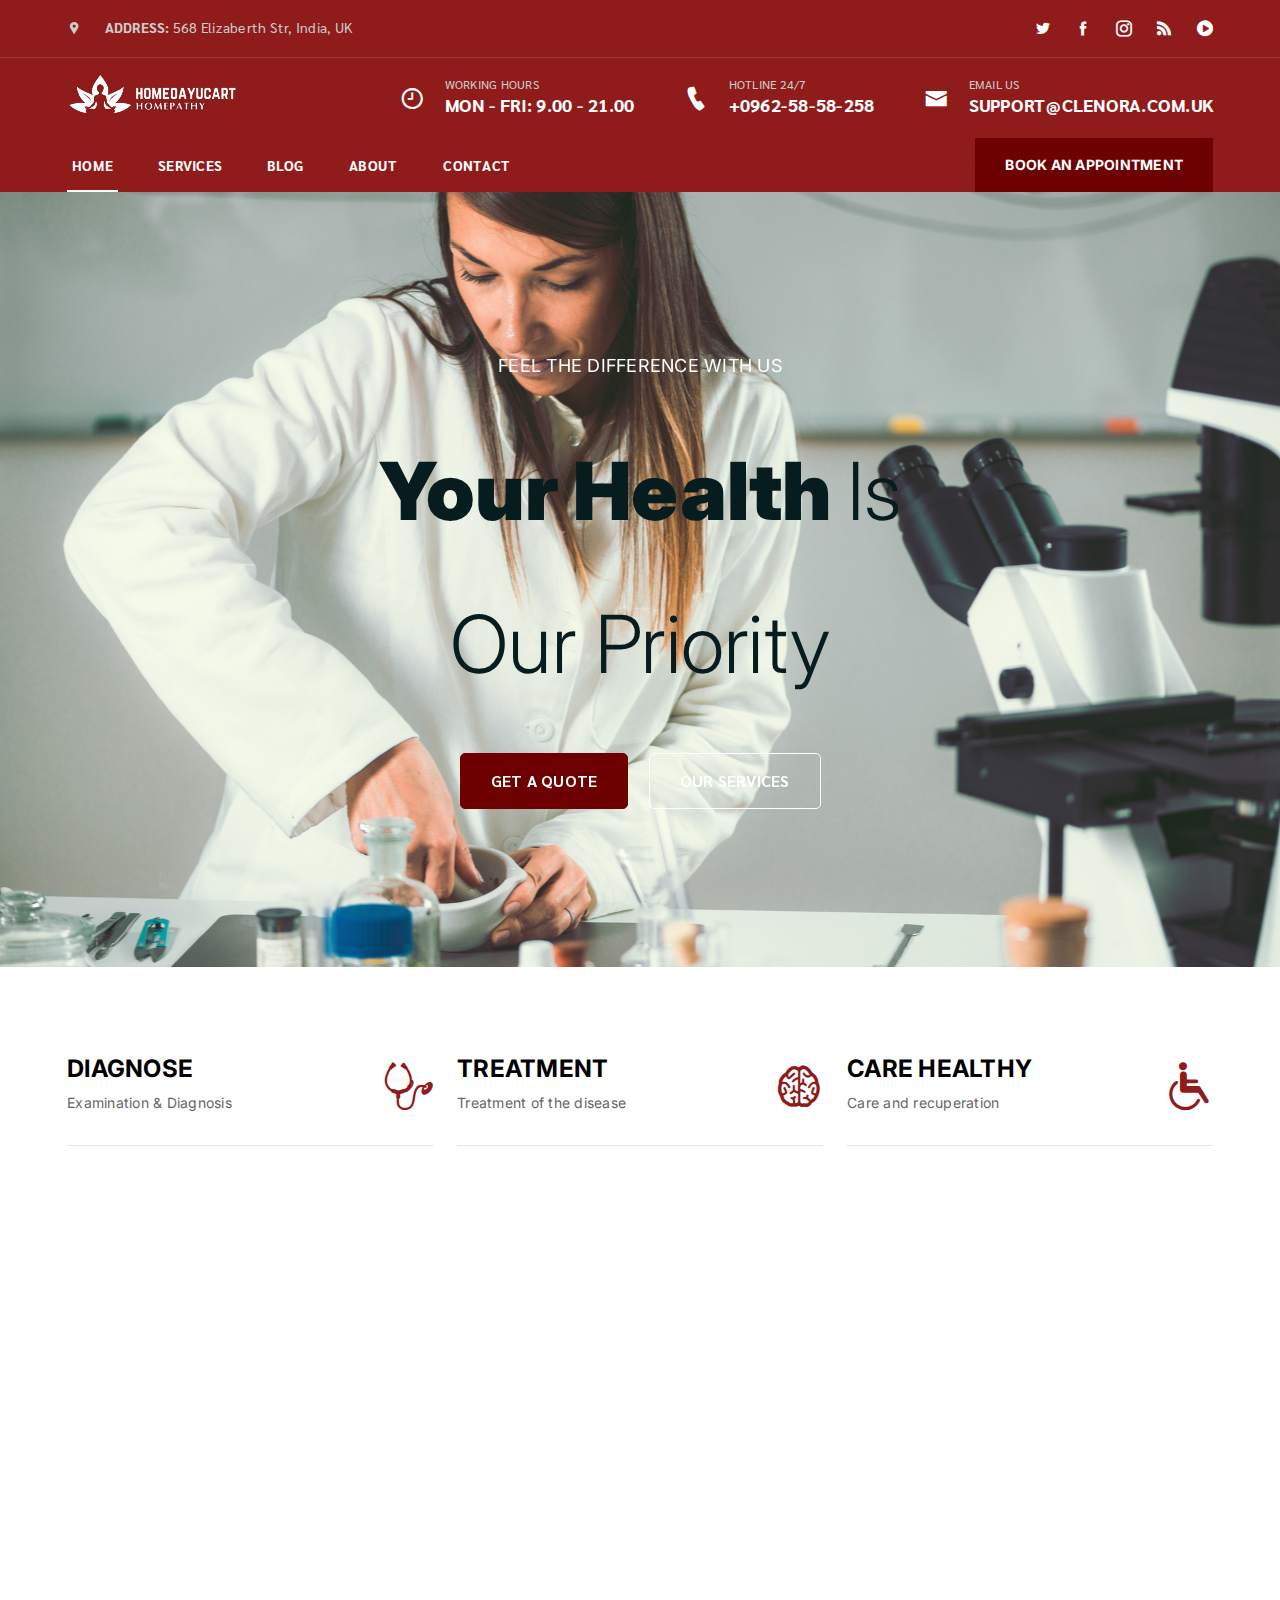
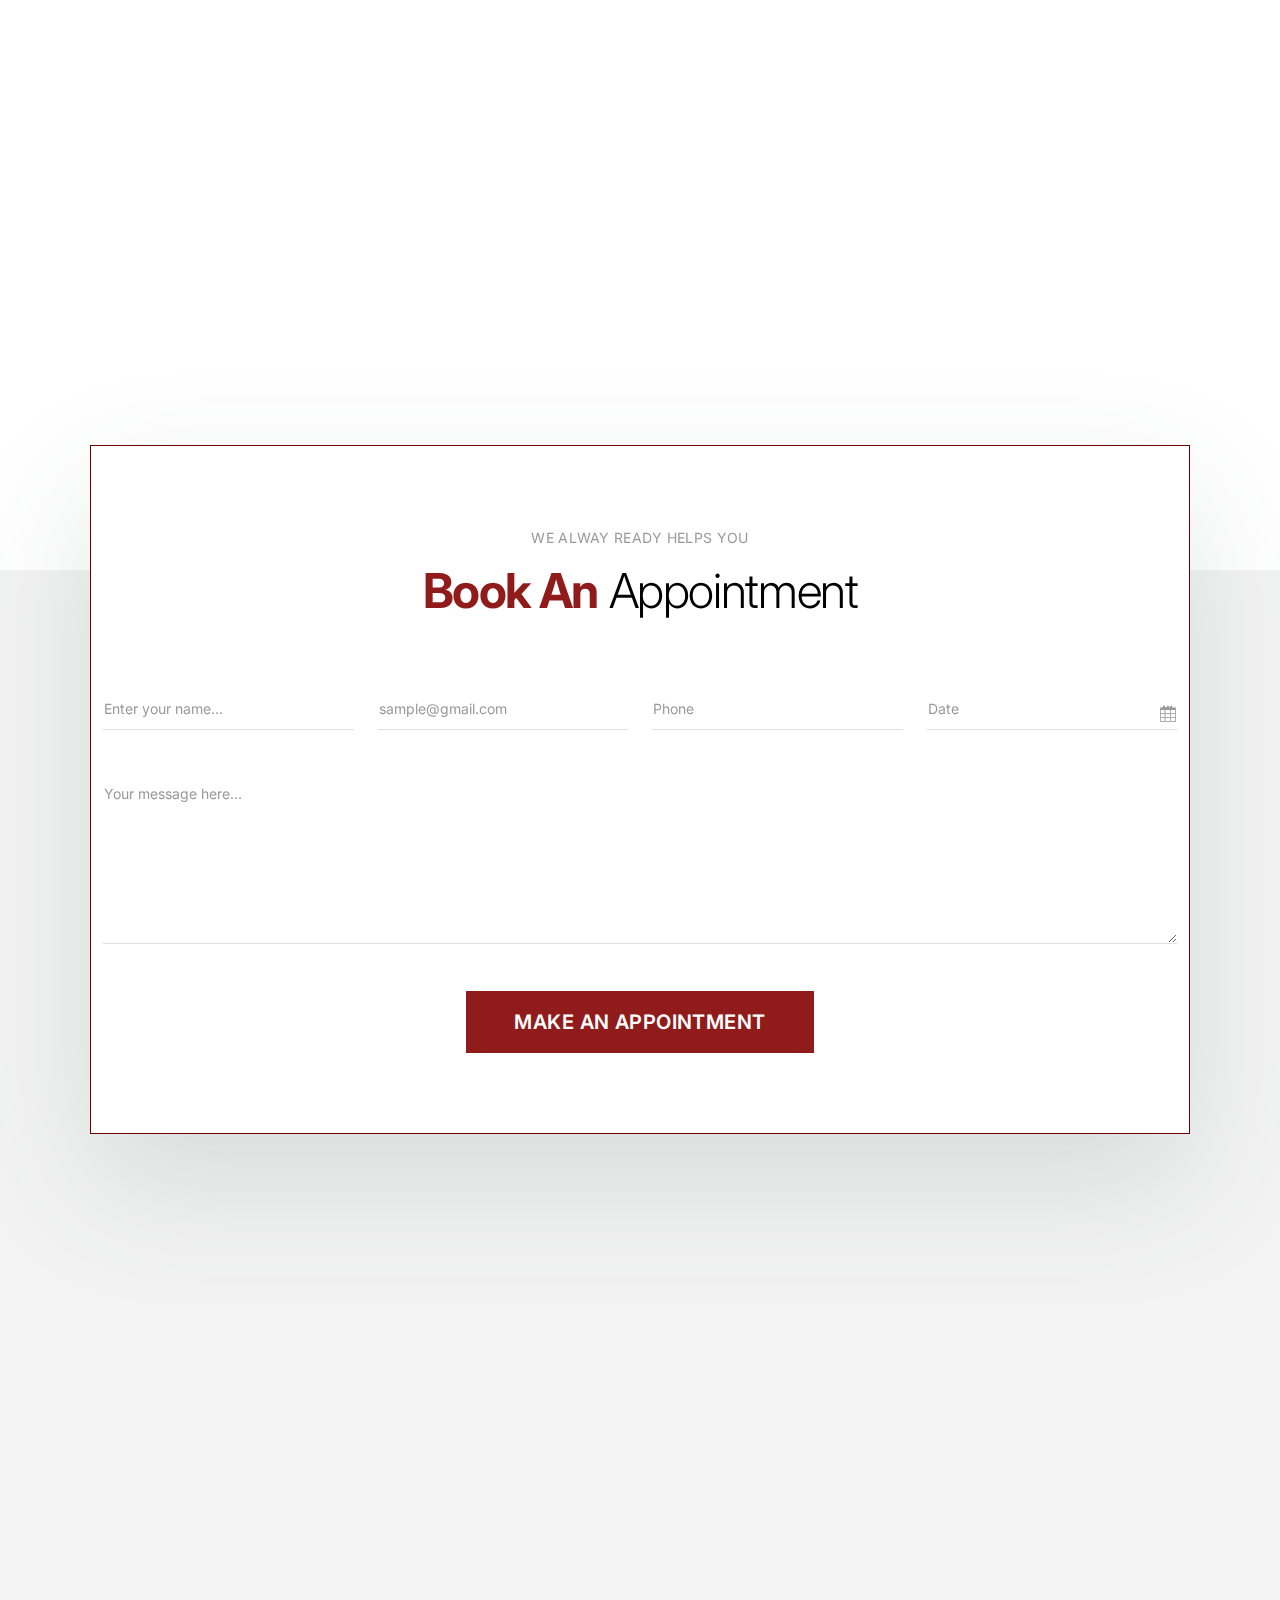
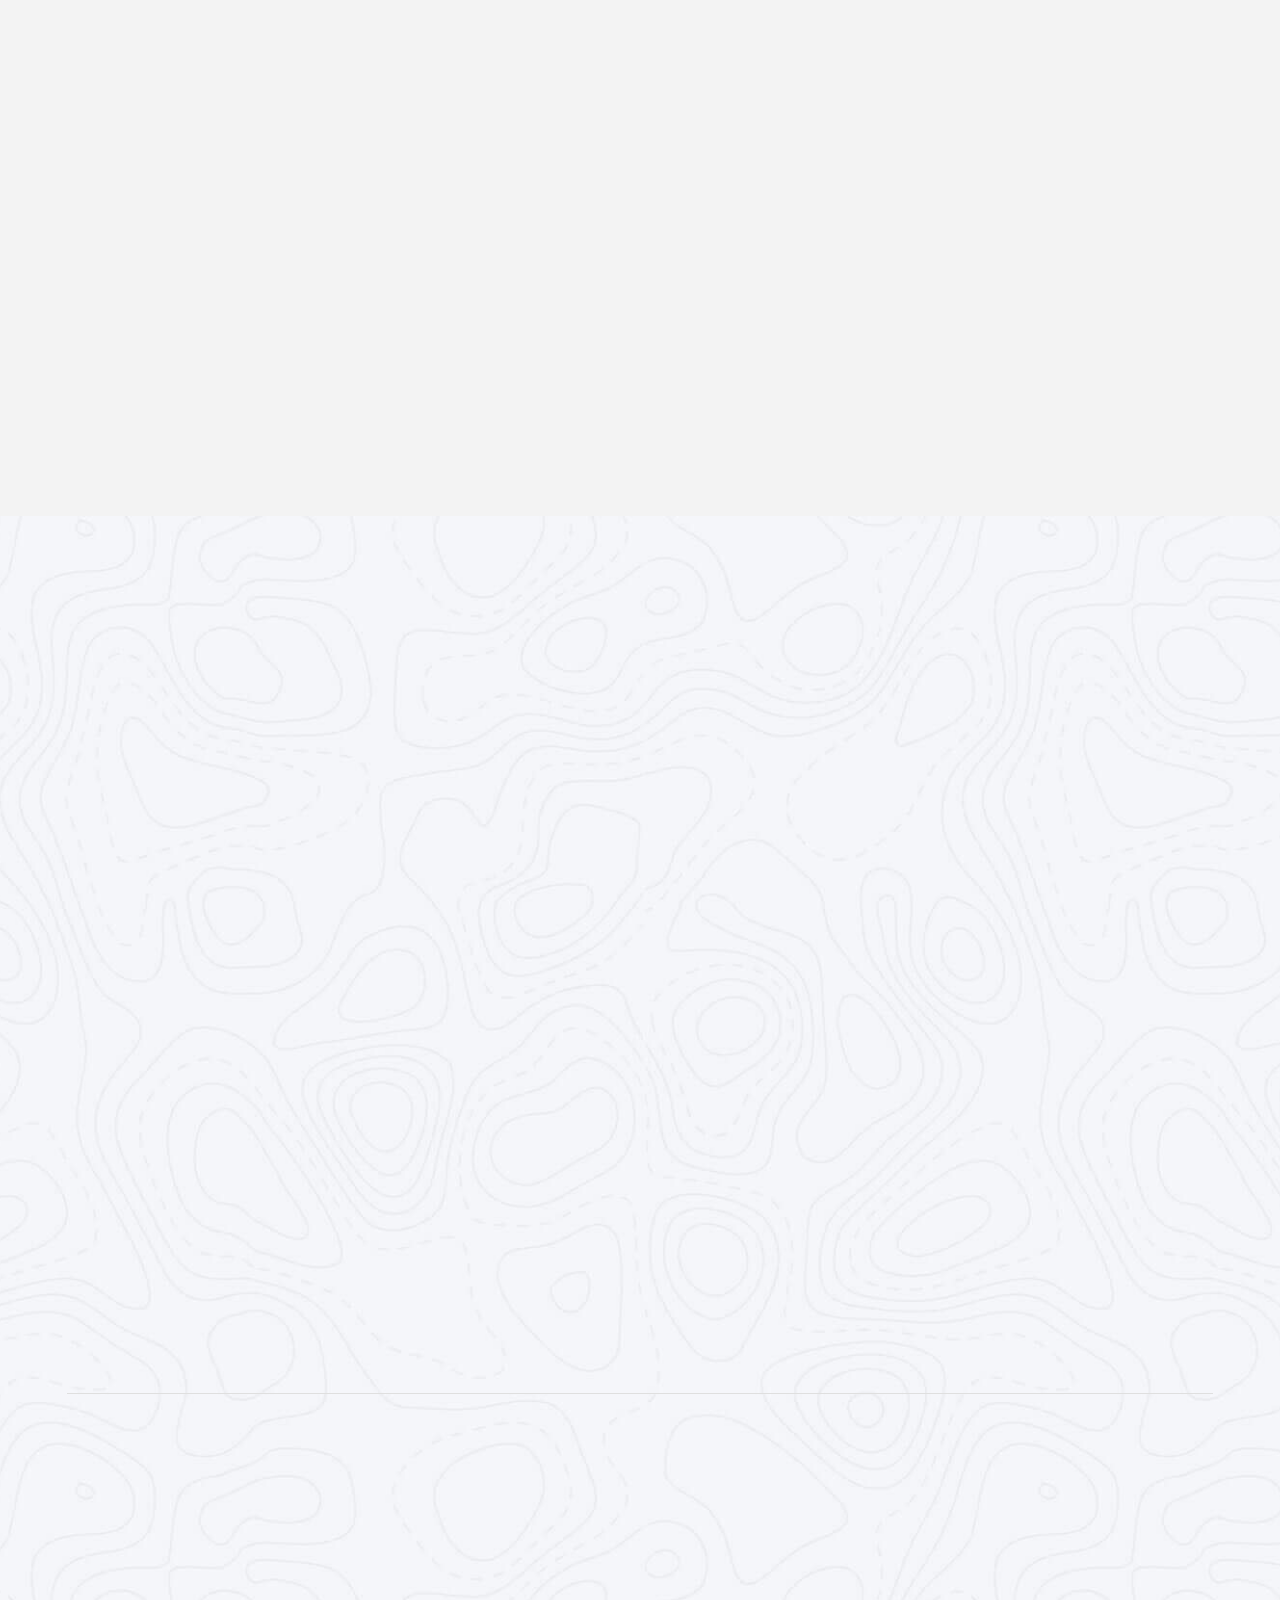
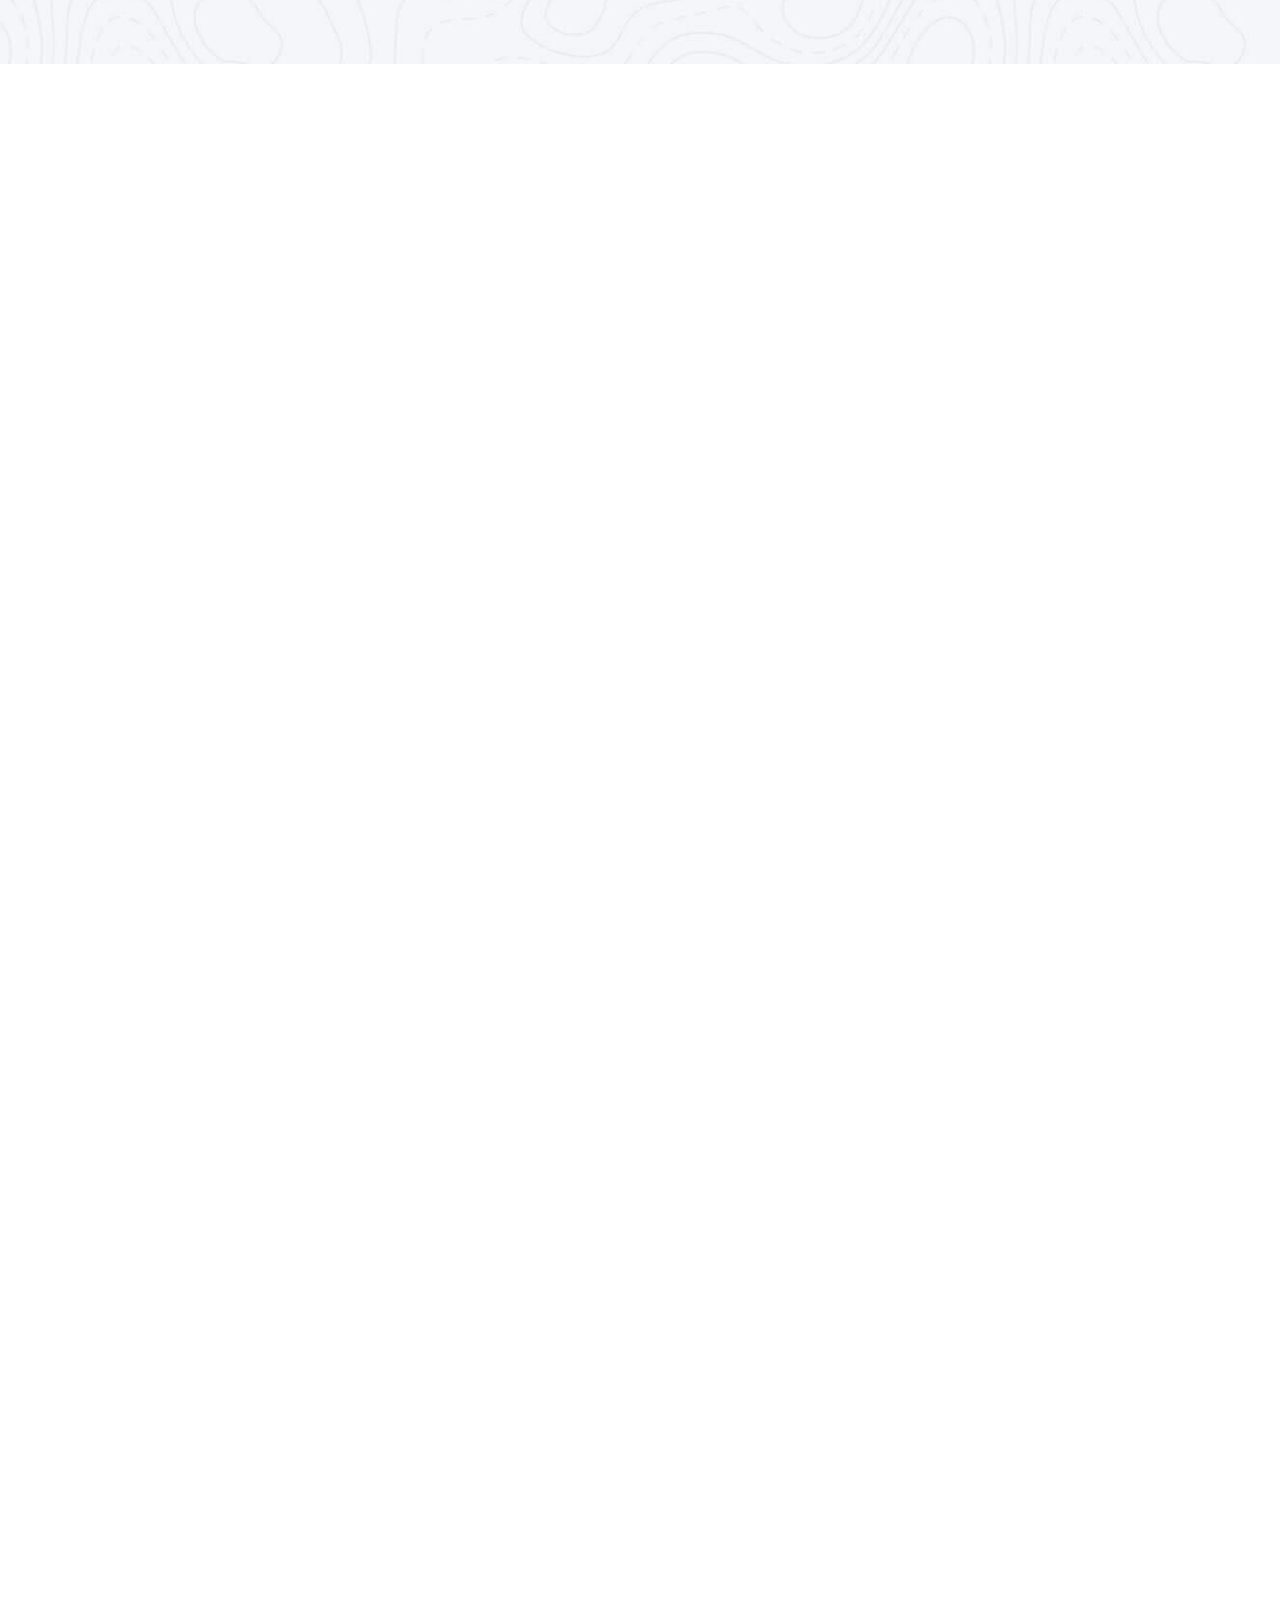
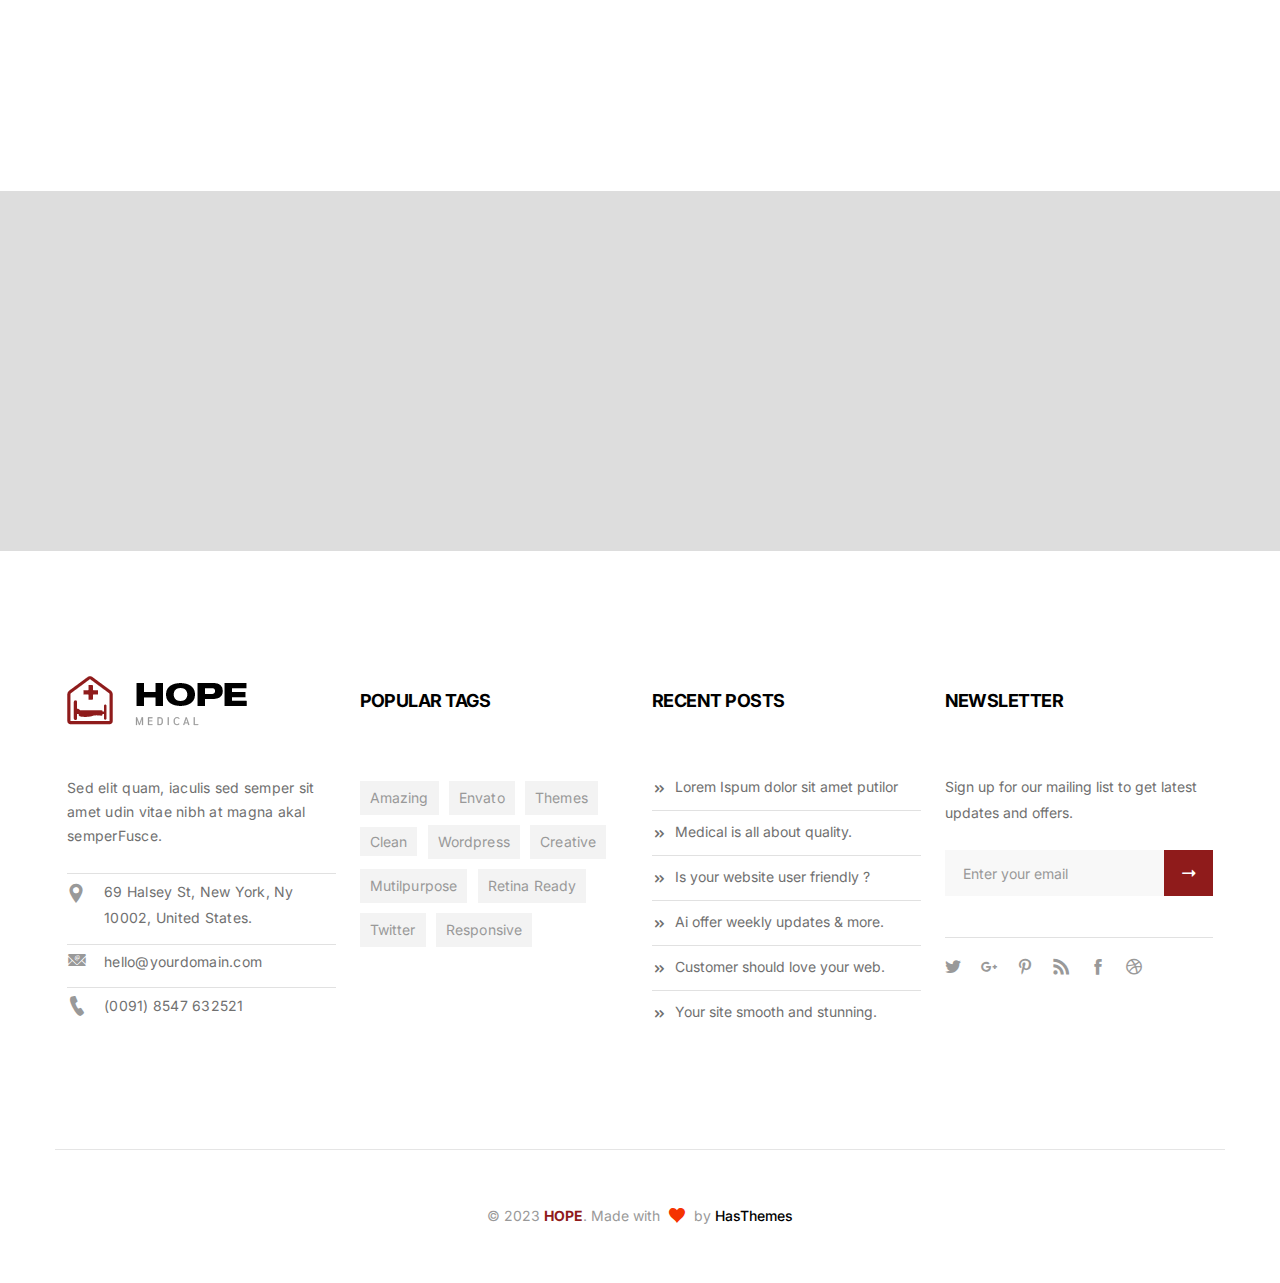
<file: index.html>
<!DOCTYPE html>
<html lang="en">
  <head>
    <meta charset="utf-8" />
    <meta http-equiv="X-UA-Compatible" content="IE=edge" />
    <meta name="viewport" content="width=device-width, initial-scale=1.0" />
    <title>Hope – Health & Medical HTML5 Template</title>
    <!--== Favicon ==-->
    <link
      rel="shortcut icon"
      href="assets/img/favicon.ico"
      type="image/x-icon"
    />
    <!--== Main Style CSS ==-->
    <link href="assets/css/style.css" rel="stylesheet" />
  </head>

  <body>
    <!--wrapper start-->
    <div class="wrapper home-default-wrapper">
      <!--== Start Preloader Content ==-->
      <div class="preloader-wrap">
        <div class="preloader">
          <span class="dot"></span>
          <div class="dots">
            <span></span>
            <span></span>
            <span></span>
          </div>
        </div>
      </div>
      <!--== End Preloader Content ==-->

      <!--== Start Header Wrapper ==-->
      <header class="header">
        <!-- header-top start -->
        <div class="header-top d-none d-lg-block">
          <div class="container">
            <div class="row row-cols-2">
              <div class="col">
                <p>
                  <i class="icofont-google-map"></i> <span>ADDRESS:</span> 568
                  Elizaberth Str, India, UK
                </p>
              </div>
              <div class="col">
                <ul class="social-links text-end">
                  <li>
                    <a href="#"><i class="icofont-twitter"></i></a>
                  </li>
                  <li>
                    <a href="#"><i class="icofont-facebook"></i></a>
                  </li>
                  <li>
                    <a href="#"><i class="icofont-instagram"></i></a>
                  </li>
                  <li>
                    <a href="#"><i class="icofont-rss-feed"></i></a>
                  </li>
                  <li>
                    <a href="#"><i class="icofont-play-alt-1"></i></a>
                  </li>
                </ul>
              </div>
            </div>
          </div>
        </div>
        <!-- header-top end -->

        <!-- header-middle start -->
        <div class="header-middle mobile-sticky">
          <div class="container">
            <div class="row">
              <div class="col-12">
                <div class="header-middle-content">
                  <div class="header-logo">
                    <a href="index.html">
                      <img
                        class="sticky-img"
                        src="assets/img/logo.png"
                        alt="Logo"
                      />
                    </a>
                  </div>
                  <ul class="media-wrap d-none d-lg-flex">
                    <!-- media-list start -->
                    <li class="media media-list">
                      <span class="media-icon"
                        ><i class="icofont-clock-time"></i
                      ></span>
                      <div class="media-content">
                        <span class="media-sub-heading">working hours</span>
                        <span class="media-heading"
                          >MON - FRI: 9.00 - 21.00
                        </span>
                      </div>
                    </li>
                    <!-- media-list end -->

                    <!-- media-list start -->
                    <li class="media media-list">
                      <span class="media-icon"
                        ><i class="icofont-ui-call"></i
                      ></span>
                      <div class="media-content">
                        <span class="media-sub-heading">hotline 24/7</span>
                        <a class="media-heading" href="tel:+0962-58-58-258"
                          >+0962-58-58-258</a
                        >
                      </div>
                    </li>
                    <!-- media-list end -->

                    <!-- media-list start -->
                    <li class="media media-list">
                      <span class="media-icon"
                        ><i class="icofont-envelope"></i
                      ></span>
                      <div class="media-content">
                        <span class="media-sub-heading">email us</span>
                        <a
                          class="media-heading"
                          href="mailto:support@clenora.com.uk"
                          >support@clenora.com.uk</a
                        >
                      </div>
                    </li>
                    <!-- media-list end -->
                  </ul>
                  <a
                    href="#"
                    class="book-now-btn d-none d-sm-inline-block d-lg-none"
                    >book an appointment</a
                  >
                  <div class="mobile-menu-toggle d-lg-none">
                    <a href="#offcanvas-mobile-menu" class="offcanvas-toggle">
                      <svg viewBox="0 0 800 600">
                        <path
                          d="M300,220 C300,220 520,220 540,220 C740,220 640,540 520,420 C440,340 300,200 300,200"
                          id="top"
                        ></path>
                        <path d="M300,320 L540,320" id="middle"></path>
                        <path
                          d="M300,210 C300,210 520,210 540,210 C740,210 640,530 520,410 C440,330 300,190 300,190"
                          id="bottom"
                          transform="translate(480, 320) scale(1, -1) translate(-480, -318)"
                        ></path>
                      </svg>
                    </a>
                  </div>
                </div>
              </div>
            </div>
          </div>
        </div>
        <!-- header-middle end -->

        <!-- header-bottom start -->
        <div class="header-bottom d-none d-lg-block">
          <div class="container">
            <div class="row">
              <div class="col-lg-12">
                <div
                  class="d-flex flex-wrap align-items-center justify-content-between"
                >
                  <ul class="main-menu">
                    <li class="active">
                      <a class="main-menu-link" href="index.html"
                        >Home</a
                      >
                    </li>
                    <li>
                      <a class="main-menu-link" href="services.html"
                        >Services</a
                      >
                      <ul class="sub-menu">
                        <li>
                          <a class="sub-menu-link" href="services.html"
                            >Services</a
                          >
                        </li>
                        <li>
                          <a class="sub-menu-link" href="service-details.html"
                            >Service Details</a
                          >
                        </li>
                      </ul>
                    </li>

                    <li>
                      <a class="main-menu-link" href="blog.html">Blog</a>
                      <ul class="sub-menu">
                        <li>
                          <a class="sub-menu-link" href="blog.html"
                            >Blog list</a
                          >
                        </li>
                        <li>
                          <a class="sub-menu-link" href="blog-details.html"
                            >Blog Details</a
                          >
                        </li>
                      </ul>
                    </li>

                    <li>
                      <a class="main-menu-link" href="about.html">About</a>
                    </li>
                    <li>
                      <a class="main-menu-link" href="contact.html">Contact</a>
                    </li>
                    
                  </ul>
                  <a href="#" class="book-now-btn">book an appointment</a>
                </div>
              </div>
            </div>
          </div>
        </div>
        <!-- header-bottom end -->
        <!-- header-bottom start -->
        <div class="header-bottom sticky-header d-none d-lg-block">
          <div class="container">
            <div class="row">
              <div class="col-lg-12">
                <div
                  class="d-flex flex-wrap align-items-center justify-content-between"
                >
                  <ul class="main-menu">
                    <li class="active">
                      <a class="main-menu-link" href="index.html"
                        >Home</a
                      >
                    </li>
                    <li>
                      <a class="main-menu-link" href="services.html"
                        >Services</a
                      >
                      <ul class="sub-menu">
                        <li>
                          <a class="sub-menu-link" href="services.html"
                            >Services</a
                          >
                        </li>
                        <li>
                          <a class="sub-menu-link" href="service-details.html"
                            >Service Details</a
                          >
                        </li>
                      </ul>
                    </li>

                    <li>
                      <a class="main-menu-link" href="blog.html">Blog</a>
                      <ul class="sub-menu">
                        <li>
                          <a class="sub-menu-link" href="blog.html"
                            >Blog list</a
                          >
                        </li>
                        <li>
                          <a class="sub-menu-link" href="blog-details.html"
                            >Blog Details</a
                          >
                        </li>
                      </ul>
                    </li>

                    <li>
                      <a class="main-menu-link" href="about.html">About</a>
                    </li>
                    <li>
                      <a class="main-menu-link" href="contact.html">Contact</a>
                    </li>
                    
                  </ul>
                  <a href="#" class="book-now-btn">book an appointment</a>
                </div>
              </div>
            </div>
          </div>
        </div>
        <!-- header-bottom end -->
      </header>

      <!--== End Header Wrapper ==-->

      <main class="main-content site-wrapper-reveal">
        <!--== Start Hero Area Wrapper ==-->
        <section class="hero-slider">
          <div class="swiper-container">
            <div class="swiper-wrapper">
              <!-- swiper-slide start -->
              <div
                class="swiper-slide"
                data-bg-img="assets/img/slider/slide1.jpg"
              >
                <div class="container">
                  <div class="row">
                    <div class="col-12">
                      <div class="slider-content">
                        <p class="text animated delay1">
                          feel the difference with us
                        </p>
                        <h2 class="title animated delay2">
                        <h2 class="title animated delay2"><p style="color:#071c1f;">
                        Your Health <span>Is</span></p>
                        <h2 class="title animated delay2"><p style="color:#071c1f;">
                        <span class="d-block">Our Priority</span>
                        </h2>
                        <a href="#" class="btn btn-danger me-3 animated delay1"
                          >Get a quote</a
                        >
                        <a
                          href="#"
                          class="btn btn-outline-secondary animated delay2"
                          >our services</a
                        >
                      </div>
                    </div>
                  </div>
                </div>
              </div>
              <!-- swiper-slide end -->
              <!-- swiper-slide start -->
              <div
                class="swiper-slide"
                data-bg-img="assets/img/slider/slide2.jpg"
              >
                <div class="container">
                  <div class="row">
                    <div class="col-12">
                      <div class="slider-content">
                        <p class="text animated delay1">
                          feel the difference with us
                        </p>
                        <h2 class="title animated delay2">
                        <h2 class="title animated delay2"><p style="color:#071c1f;">
                        Your Health <span>Is</span>
                        <h2 class="title animated delay2"><p style="color:#071c1f;">
                        <span class="d-block">Our Priority</span>
                        </h2>
                        <a href="#" class="btn btn-danger me-3 animated delay1"
                          >Get a quote</a
                        >
                        <a
                          href="#"
                          class="btn btn-outline-secondary animated delay2"
                          >our services</a
                        >
                      </div>
                    </div>
                  </div>
                </div>
              </div>
              <!-- swiper-slide end -->
            </div>

            <div class="swiper-button-prev">
              <i class="icofont-arrow-left"></i>
            </div>
            <div class="swiper-button-next">
              <i class="icofont-arrow-right"></i>
            </div>
          </div>
        </section>
        <!--== End Hero Area Wrapper ==-->

        <!-- static media start -->
        <section class="static-media">
          <div class="container">
            <div class="row mb-n4">
              <div class="col-lg-4 col-sm-6 mb-4">
                <div class="media">
                  <div class="media-body">
                    <h4 class="title">Diagnose</h4>
                    <p>Examination & Diagnosis</p>
                  </div>
                  <span class="icon icofont-stethoscope-alt"></span>
                </div>
              </div>
              <div class="col-lg-4 col-sm-6 mb-4">
                <div class="media">
                  <div class="media-body">
                    <h4 class="title">Treatment</h4>
                    <p>Treatment of the disease</p>
                  </div>
                  <span class="icon icofont-brain-alt"></span>
                </div>
              </div>
              <div class="col-lg-4 col-sm-6 mb-4">
                <div class="media">
                  <div class="media-body">
                    <h4 class="title">Care Healthy</h4>
                    <p>Care and recuperation</p>
                  </div>
                  <span class="icon icofont-paralysis-disability"></span>
                </div>
              </div>
            </div>
          </div>
        </section>
        <!-- static media end -->

        <!--== Start Feature Area Wrapper ==-->
        <section class="feature-section" data-bg-color="#fff">
          <div class="container">
            <div class="row">
              <div class="col-lg-12">
                <div
                  class="section-title"
                  data-aos="fade-up"
                  data-aos-duration="1100"
                >
                  <p>Why Choose hope Medical</p>
                  <h2 class="title"><span>The Best</span> For Your Health</h2>
                </div>
              </div>
            </div>
            <div class="row">
              <div class="col-lg-12 col-xl-8">
                <div
                  class="row icon-box-style"
                  data-aos="fade-up"
                  data-aos-duration="1100"
                >
                  <div class="col-md-6">
                    <div class="icon-box-item">
                      <div class="icon">
                        <i class="icofont-prescription"></i>
                      </div>
                      <div class="content">
                        <h5 class="title">Medical Counseling</h5>
                        <p>
                          Lorem ipsum dolor sit amet, consect adipisicing elit
                          vero. Donec ultri sollicitudin lacus
                        </p>
                      </div>
                    </div>
                  </div>
                  <div class="col-md-6">
                    <div class="icon-box-item">
                      <div class="icon">
                        <i class="icofont-doctor-alt"></i>
                      </div>
                      <div class="content">
                        <h5 class="title">Top Level Doctors</h5>
                        <p>
                          Lorem ipsum dolor sit amet, consect adipisicing elit
                          vero. Donec ultri sollicitudin lacus
                        </p>
                      </div>
                    </div>
                  </div>
                  <div class="col-md-6">
                    <div class="icon-box-item">
                      <div class="icon">
                        <i class="icofont-microscope"></i>
                      </div>
                      <div class="content">
                        <h5 class="title">Medical Facilites</h5>
                        <p>
                          Lorem ipsum dolor sit amet, consect adipisicing elit
                          vero. Donec ultri sollicitudin lacus
                        </p>
                      </div>
                    </div>
                  </div>
                  <div class="col-md-6">
                    <div class="icon-box-item">
                      <div class="icon">
                        <i class="icofont-ambulance-cross"></i>
                      </div>
                      <div class="content">
                        <h5 class="title">24 Hours Services</h5>
                        <p>
                          Lorem ipsum dolor sit amet, consect adipisicing elit
                          vero. Donec ultri sollicitudin lacus
                        </p>
                      </div>
                    </div>
                  </div>
                  <div class="col-md-6">
                    <div class="icon-box-item">
                      <div class="icon">
                        <i class="icofont-blood"></i>
                      </div>
                      <div class="content">
                        <h5 class="title">Personal Services</h5>
                        <p>
                          Lorem ipsum dolor sit amet, consect adipisicing elit
                          vero. Donec ultri sollicitudin lacus
                        </p>
                      </div>
                    </div>
                  </div>
                  <div class="col-md-6">
                    <div class="icon-box-item">
                      <div class="icon">
                        <i class="icofont-paralysis-disability"></i>
                      </div>
                      <div class="content">
                        <h5 class="title">Dedicated Patient Care</h5>
                        <p>
                          Lorem ipsum dolor sit amet, consect adipisicing elit
                          vero. Donec ultri sollicitudin lacus
                        </p>
                      </div>
                    </div>
                  </div>
                </div>
              </div>
            </div>
          </div>
          <div class="thumb" data-aos="fade-left" data-aos-duration="1500">
            <img src="assets/img/photos/doctor-01.png" alt="hope-Image" />
          </div>
        </section>
        <!--== End Feature Area Wrapper ==-->

        <!--== Start Appointment Form Area Wrapper ==-->
        <section class="appointment-area" data-bg-color="#f3f3f3">
          <div class="appointment-form-style1">
            <div class="container">
              <div class="row">
                <div class="col-12">
                  <div class="appointment-form">
                    <div class="section-title">
                      <p>We Alway Ready Helps you</p>
                      <h2 class="title"><span>Book An</span> Appointment</h2>
                    </div>
                    <form
                      id="contact-form"
                      action="http://whizthemes.com/mail-php/raju/arden/mail.php"
                      method="post"
                    >
                      <div class="row">
                        <div class="col-md-3">
                          <div class="form-group">
                            <input
                              class="form-control"
                              type="text"
                              name="con_name"
                              placeholder="Enter your name..."
                            />
                          </div>
                        </div>
                        <div class="col-md-3">
                          <div class="form-group">
                            <input
                              class="form-control"
                              type="email"
                              name="con_email"
                              placeholder="sample@gmail.com"
                            />
                          </div>
                        </div>
                        <div class="col-md-3">
                          <div class="form-group">
                            <input
                              class="form-control"
                              type="text"
                              name="con_phone"
                              placeholder="Phone"
                            />
                          </div>
                        </div>
                        <div class="col-md-3">
                          <div class="form-group datepicker-group">
                            <label
                              for="datepicker"
                              class="form-label icon icofont-calendar"
                            ></label>
                            <input
                              class="form-control"
                              id="datepicker"
                              type="text"
                              name="con_date"
                              placeholder="Date"
                            />
                          </div>
                        </div>
                        <div class="col-md-12">
                          <div class="form-group mb-0">
                            <textarea
                              name="con_message"
                              rows="7"
                              placeholder="Your message here..."
                            ></textarea>
                          </div>
                        </div>
                        <div class="col-md-12">
                          <div class="form-group mb-0">
                            <button class="btn btn-theme" type="submit">
                              Make an appointment
                            </button>
                          </div>
                        </div>
                      </div>
                    </form>
                  </div>
                  <!-- Message Notification -->
                  <div class="form-message"></div>
                </div>
              </div>
            </div>
          </div>
        </section>
        <!--== End Appointment Form Area Wrapper ==-->

        <!--== Start Team Area Wrapper ==-->
        <section class="team-area team-default-area" data-bg-color="#f3f3f3">
          <div class="container">
            <div class="row">
              <div class="col-lg-12">
                <div
                  class="section-title text-center"
                  data-aos="fade-up"
                  data-aos-duration="1000"
                >
                  <p>Meet Our Docots</p>
                  <h2 class="title">
                    <span>Professional &</span> Enthusiastic
                  </h2>
                </div>
              </div>
            </div>
            <div class="row">
              <div class="col-lg-12">
                <div
                  class="swiper-container team-slider-container"
                  data-aos="fade-up"
                  data-aos-duration="1300"
                >
                  <div class="swiper-wrapper team-slider">
                    <!--== Start Team Item ==-->
                    <div class="swiper-slide team-member">
                      <div class="thumb">
                        <img src="assets/img/team/01.jpg" alt="hope-HasTech" />
                      </div>
                      <div class="content">
                        <div class="member-info">
                          <h4 class="name">Dr. Helen Willmore</h4>
                          <p>
                            Lorem ipsum dolor sit amet, consectetur adipiscing
                            elit. Sed ut sapi euismod, auctor orci ut.
                          </p>
                          <a href="#/" class="btn-link">Read More</a>
                        </div>
                      </div>
                    </div>
                    <!--== End Team Item ==-->

                    <!--== Start Team Item ==-->
                    <div class="swiper-slide team-member">
                      <div class="thumb">
                        <img src="assets/img/team/02.jpg" alt="hope-HasTech" />
                      </div>
                      <div class="content">
                        <div class="member-info">
                          <h4 class="name">Dr. Robert David</h4>
                          <p>
                            Lorem ipsum dolor sit amet, consectetur adipiscing
                            elit. Sed ut sapi euismod, auctor orci ut.
                          </p>
                          <a href="#/" class="btn-link">Read More</a>
                        </div>
                      </div>
                    </div>
                    <!--== End Team Item ==-->

                    <!--== Start Team Item ==-->
                    <div class="swiper-slide team-member">
                      <div class="thumb">
                        <img src="assets/img/team/03.jpg" alt="hope-HasTech" />
                      </div>
                      <div class="content">
                        <div class="member-info">
                          <h4 class="name">Dr. Kristina Castle</h4>
                          <p>
                            Lorem ipsum dolor sit amet, consectetur adipiscing
                            elit. Sed ut sapi euismod, auctor orci ut.
                          </p>
                          <a href="#/" class="btn-link">Read More</a>
                        </div>
                      </div>
                    </div>
                    <!--== End Team Item ==-->
                  </div>
                  <!-- Add Pagination -->
                  <div class="swiper-pagination"></div>
                </div>
              </div>
            </div>
          </div>
        </section>
        <!--== End Team Area Wrapper ==-->

        <!--== Start Testimonial Area Wrapper ==-->
        <section
          class="testimonial-area testimonial-default-area bg-img"
          data-bg-img="assets/img/photos/testimonial-bg1.jpg"
        >
          <div class="container">
            <div class="row">
              <div class="col-lg-12">
                <div
                  class="section-title text-center"
                  data-aos="fade-up"
                  data-aos-duration="1000"
                >
                  <p>Testimonial</p>
                  <h2 class="title"><span>Trusted</span> From Clients</h2>
                </div>
              </div>
            </div>
            <div class="row">
              <div class="col-lg-12">
                <div
                  class="swiper-container testimonial-slider-container"
                  data-aos="fade-up"
                  data-aos-duration="1100"
                >
                  <div class="swiper-wrapper testimonial-slider">
                    <!--== Start Testimonial Item ==-->
                    <div class="swiper-slide testimonial-item">
                      <div class="thumb">
                        <img src="assets/img/testimonial/01.jpg" alt="Image" />
                      </div>
                      <div class="client-content">
                        <p>
                          “It’s been an absolute pleasure to work with hope,
                          <br />their response to our brief exceeded
                          expectations and the execution was efficient,
                          professional and very reassuring. I’d fully recommend
                          theme.”
                        </p>
                      </div>
                      <div class="client-info">
                        <div class="desc">
                          <h4 class="name">Steven Gerrard</h4>
                          <p class="client-location">
                            Golden Lotus Apartment, Brooklyn, USA
                          </p>
                        </div>
                      </div>
                    </div>
                    <!--== End Testimonial Item ==-->
                    <!--== Start Testimonial Item ==-->
                    <div class="swiper-slide testimonial-item">
                      <div class="thumb">
                        <img src="assets/img/testimonial/02.jpg" alt="Image" />
                      </div>
                      <div class="client-content">
                        <p>
                          “It’s been an absolute pleasure to work with hope,
                          <br />their response to our brief exceeded
                          expectations and the execution was efficient,
                          professional and very reassuring. I’d fully recommend
                          theme.”
                        </p>
                      </div>
                      <div class="client-info">
                        <div class="desc">
                          <h4 class="name">Kristina Castle</h4>
                          <p class="client-location">
                            Golden Lotus Apartment, HasTech, BNA
                          </p>
                        </div>
                      </div>
                    </div>
                    <!--== End Testimonial Item ==-->
                  </div>
                  <!-- Add Arrows -->
                  <div class="swiper-button-next"></div>
                  <div class="swiper-button-prev"></div>
                </div>
              </div>
            </div>
            <div class="row">
              <div class="col-lg-12">
                <div class="brand-logo-area brand-logo-default-area">
                  <div
                    class="swiper-container brand-logo-slider-container"
                    data-aos="fade-up"
                    data-aos-duration="1200"
                  >
                    <div class="swiper-wrapper brand-logo-slider">
                      <div class="swiper-slide brand-logo-item">
                        <a href="#/"
                          ><img
                            src="assets/img/brand-logo/01.png"
                            alt="hope-Brand-Logo"
                        /></a>
                      </div>
                      <div class="swiper-slide brand-logo-item">
                        <a href="#/"
                          ><img
                            src="assets/img/brand-logo/02.png"
                            alt="hope-Brand-Logo"
                        /></a>
                      </div>
                      <div class="swiper-slide brand-logo-item">
                        <a href="#/"
                          ><img
                            src="assets/img/brand-logo/03.png"
                            alt="hope-Brand-Logo"
                        /></a>
                      </div>
                      <div class="swiper-slide brand-logo-item">
                        <a href="#/"
                          ><img
                            src="assets/img/brand-logo/04.png"
                            alt="hope-Brand-Logo"
                        /></a>
                      </div>
                      <div class="swiper-slide brand-logo-item">
                        <a href="#/"
                          ><img
                            src="assets/img/brand-logo/05.png"
                            alt="hope-Brand-Logo"
                        /></a>
                      </div>
                    </div>
                  </div>
                </div>
              </div>
            </div>
          </div>
        </section>
        <!--== End Testimonial Area Wrapper ==-->

        <!--== Start Pricing Area Wrapper ==-->
        <section class="pricing-area pricing-default-area">
          <div class="container">
            <div class="row">
              <div class="col-lg-12">
                <div
                  class="section-title text-center"
                  data-aos="fade-up"
                  data-aos-duration="1000"
                >
                  <p>Pricing List</p>
                  <h2 class="title">
                    <span>Protect</span> With Health Care Card
                  </h2>
                </div>
              </div>
            </div>
            <div
              class="row row-gutter-0 pricing-items-style1"
              data-aos="fade-up"
              data-aos-duration="1100"
            >
              <div class="col-sm-6 col-md-6 col-lg-3">
                <div class="pricing-item item-one">
                  <div class="pricing-title">
                    <h5>Trial</h5>
                  </div>
                  <div class="pricing-amount">
                    <h2><sup>$</sup>5</h2>
                    <span class="period">/ month</span>
                  </div>
                  <div class="pricing-content">
                    <p class="desc">
                      Free with 14 days trial, then you can choose plan
                    </p>
                    <ul class="pricing-list">
                      <li><i class="icofont-check-circled"></i> 1 Cleaner</li>
                      <li>
                        <i class="icofont-check-circled"></i> Floor Cleaning
                      </li>
                      <li><i class="icofont-check-circled"></i> 2 Rooms</li>
                    </ul>
                  </div>
                  <div class="pricing-footer">
                    <a class="btn-theme btn-border" href="#/"
                      >Get Started Now</a
                    >
                  </div>
                </div>
              </div>
              <div class="col-sm-6 col-md-6 col-lg-3">
                <div class="pricing-item item-two">
                  <div class="pricing-title">
                    <h5>Standard</h5>
                  </div>
                  <div class="pricing-amount">
                    <h2><sup>$</sup>29</h2>
                    <span class="period">/ month</span>
                  </div>
                  <div class="pricing-content">
                    <p class="desc">
                      Free with 14 days trial, then you can choose plan
                    </p>
                    <ul class="pricing-list">
                      <li><i class="icofont-check-circled"></i> 3 Cleaners</li>
                      <li>
                        <i class="icofont-check-circled"></i> All House Cleaning
                      </li>
                      <li><i class="icofont-check-circled"></i> All Rooms</li>
                      <li>
                        <i class="icofont-check-circled"></i> Equipment Cleaning
                      </li>
                    </ul>
                  </div>
                  <div class="pricing-footer">
                    <a class="btn-theme btn-border active" href="#/"
                      >Get Started Now</a
                    >
                  </div>
                </div>
              </div>
              <div class="col-sm-6 col-md-6 col-lg-3">
                <div class="pricing-item item-three">
                  <div class="pricing-title">
                    <h5>premium</h5>
                  </div>
                  <div class="pricing-amount">
                    <h2><sup>$</sup>59</h2>
                    <span class="period">/ month</span>
                  </div>
                  <div class="pricing-content">
                    <p class="desc">
                      Free with 14 days trial, then you can choose plan
                    </p>
                    <ul class="pricing-list">
                      <li><i class="icofont-check-circled"></i> 2 Cleaners</li>
                      <li>
                        <i class="icofont-check-circled"></i> Normal Clean
                      </li>
                      <li><i class="icofont-check-circled"></i> 3 Rooms</li>
                    </ul>
                  </div>
                  <div class="pricing-footer">
                    <a class="btn-theme btn-border" href="#/"
                      >Get Started Now</a
                    >
                  </div>
                </div>
              </div>
              <div class="col-sm-6 col-md-6 col-lg-3">
                <div class="pricing-item item-four">
                  <div class="pricing-title">
                    <h5>Ultimate</h5>
                  </div>
                  <div class="pricing-amount">
                    <h2><sup>$</sup>99</h2>
                    <span class="period">/ month</span>
                  </div>
                  <div class="pricing-content">
                    <p class="desc">
                      Free with 14 days trial, then you can choose plan
                    </p>
                    <ul class="pricing-list">
                      <li><i class="icofont-check-circled"></i> 5 Cleaners</li>
                      <li>
                        <i class="icofont-check-circled"></i> All Office
                        Cleaning
                      </li>
                      <li><i class="icofont-check-circled"></i> All Rooms</li>
                      <li>
                        <i class="icofont-check-circled"></i> Equipments
                        Cleaning
                      </li>
                      <li>
                        <i class="icofont-check-circled"></i> Exterior Glasses
                      </li>
                    </ul>
                  </div>
                  <div class="pricing-footer">
                    <a class="btn-theme btn-border" href="#/"
                      >Get Started Now</a
                    >
                  </div>
                </div>
              </div>
            </div>
          </div>
        </section>
        <!--== End Pricing Area Wrapper ==-->

        <!--== Start Blog Area Wrapper ==-->
        <section class="blog-area blog-default-area">
          <div class="container">
            <div class="row">
              <div class="col-lg-6">
                <div
                  class="section-title"
                  data-aos="fade-up"
                  data-aos-duration="1000"
                >
                  <h2 class="title"><span>Tips &</span> Tricks</h2>
                </div>
                <div
                  class="post-items-style1"
                  data-aos="fade-up"
                  data-aos-duration="1100"
                >
                  <!--== Start Blog Post Item ==-->
                  <div class="post-item">
                    <div class="thumb">
                      <a href="blog-details.html"
                        ><img src="assets/img/blog/01.jpg" alt="hope-Blog"
                      /></a>
                    </div>
                    <div class="content">
                      <h4 class="title">
                        <a href="blog-details.html"
                          >How to cleaning exterior glasses secure & bright?</a
                        >
                      </h4>
                      <div class="meta">
                        Sep 17th, 2023 by
                        <a class="author" href="blog.html">Admin</a>
                      </div>
                    </div>
                  </div>
                  <!--== End Blog Post Item ==-->

                  <!--== Start Blog Post Item ==-->
                  <div class="post-item">
                    <div class="thumb">
                      <a href="blog-details.html"
                        ><img src="assets/img/blog/02.jpg" alt="hope-Blog"
                      /></a>
                    </div>
                    <div class="content">
                      <h4 class="title">
                        <a href="blog-details.html"
                          >Your building look alway modern and shiny more with
                          Clenora</a
                        >
                      </h4>
                      <div class="meta">
                        Sep 17th, 2023 by
                        <a class="author" href="blog.html">Admin</a>
                      </div>
                    </div>
                  </div>
                  <!--== End Blog Post Item ==-->

                  <!--== Start Blog Post Item ==-->
                  <div class="post-item">
                    <div class="thumb">
                      <a href="blog-details.html"
                        ><img src="assets/img/blog/03.jpg" alt="hope-Blog"
                      /></a>
                    </div>
                    <div class="content">
                      <h4 class="title">
                        <a href="blog-details.html"
                          >Notes when vacuuming in <br />the house</a
                        >
                      </h4>
                      <div class="meta">
                        Sep 17th, 2023 by
                        <a class="author" href="blog.html">Admin</a>
                      </div>
                    </div>
                  </div>
                  <!--== End Blog Post Item ==-->
                </div>
              </div>
              <div class="col-lg-6">
                <div
                  class="section-title mt-md-70"
                  data-aos="fade-up"
                  data-aos-duration="1000"
                >
                  <h2 class="title"><span>FAQs</span></h2>
                </div>
                <div
                  class="accordian-content"
                  data-aos="fade-up"
                  data-aos-duration="1100"
                >
                  <div
                    class="accordion accordion-style2 no-bg"
                    id="accordionStyle"
                  >
                    <div class="accordion-item">
                      <div class="accordion-header" id="headingOne">
                        <button
                          class="accordion-button"
                          type="button"
                          data-bs-toggle="collapse"
                          data-bs-target="#collapseOne"
                          aria-expanded="true"
                          aria-controls="collapseOne"
                        >
                          Can I Get A Divorce Without A Consultant?
                          <i class="icon icon-plus icofont-thin-down"></i>
                          <i class="icon icon-minus icofont-close-line"></i>
                        </button>
                      </div>
                      <div
                        id="collapseOne"
                        class="accordion-collapse collapse show"
                        aria-labelledby="headingOne"
                        data-bs-parent="#accordionStyle"
                      >
                        <div class="accordion-body">
                          Lorem ipsum dolor sit amet, consectetur adipiscing
                          elit. Curabitur consectetur elit lacinia ornare. In
                          volutpat rutrum molestie. Vivamus efficitur orci, ac
                          gravida eros bibendum non. Nullam auctor varius fer
                          vestibulum ante ipsum primis in faucibus orci luctus
                          et ultrices.
                        </div>
                      </div>
                    </div>
                    <div class="accordion-item">
                      <div class="accordion-header" id="headingTwo">
                        <button
                          class="accordion-button collapsed"
                          type="button"
                          data-bs-toggle="collapse"
                          data-bs-target="#collapseTwo"
                          aria-expanded="false"
                          aria-controls="collapseTwo"
                        >
                          I Have A Technical Problem Or Support Issue I Need
                          Resolved, Who Do I Email?
                          <i class="icon icon-plus icofont-thin-down"></i>
                          <i class="icon icon-minus icofont-close-line"></i>
                        </button>
                      </div>
                      <div
                        id="collapseTwo"
                        class="accordion-collapse collapse"
                        aria-labelledby="headingTwo"
                        data-bs-parent="#accordionStyle"
                      >
                        <div class="accordion-body">
                          Lorem ipsum dolor sit amet, consectetur adipiscing
                          elit. Curabitur consectetur elit lacinia ornare. In
                          volutpat rutrum molestie. Vivamus efficitur orci, ac
                          gravida eros bibendum non. Nullam auctor varius fer
                          vestibulum ante ipsum primis in faucibus orci luctus
                          et ultrices.
                        </div>
                      </div>
                    </div>
                    <div class="accordion-item">
                      <div class="accordion-header" id="headingThree">
                        <button
                          class="accordion-button collapsed"
                          type="button"
                          data-bs-toggle="collapse"
                          data-bs-target="#collapseThree"
                          aria-expanded="false"
                          aria-controls="collapseThree"
                        >
                          What Other Services Are You Compatible With?
                          <i class="icon icon-plus icofont-thin-down"></i>
                          <i class="icon icon-minus icofont-close-line"></i>
                        </button>
                      </div>
                      <div
                        id="collapseThree"
                        class="accordion-collapse collapse"
                        aria-labelledby="headingThree"
                        data-bs-parent="#accordionStyle"
                      >
                        <div class="accordion-body">
                          Lorem ipsum dolor sit amet, consectetur adipiscing
                          elit. Curabitur consectetur elit lacinia ornare. In
                          volutpat rutrum molestie. Vivamus efficitur orci, ac
                          gravida eros bibendum non. Nullam auctor varius fer
                          vestibulum ante ipsum primis in faucibus orci luctus
                          et ultrices.
                        </div>
                      </div>
                    </div>
                    <div class="accordion-item">
                      <div class="accordion-header" id="headingFour">
                        <button
                          class="accordion-button collapsed"
                          type="button"
                          data-bs-toggle="collapse"
                          data-bs-target="#collapseFour"
                          aria-expanded="false"
                          aria-controls="collapseFour"
                        >
                          Are You Hiring?
                          <i class="icon icon-plus icofont-thin-down"></i>
                          <i class="icon icon-minus icofont-close-line"></i>
                        </button>
                      </div>
                      <div
                        id="collapseFour"
                        class="accordion-collapse collapse"
                        aria-labelledby="headingFour"
                        data-bs-parent="#accordionStyle"
                      >
                        <div class="accordion-body">
                          Lorem ipsum dolor sit amet, consectetur adipiscing
                          elit. Curabitur consectetur elit lacinia ornare. In
                          volutpat rutrum molestie. Vivamus efficitur orci, ac
                          gravida eros bibendum non. Nullam auctor varius fer
                          vestibulum ante ipsum primis in faucibus orci luctus
                          et ultrices.
                        </div>
                      </div>
                    </div>
                  </div>
                  <a class="btn-line" href="#/">View All Questions</a>
                </div>
              </div>
            </div>
          </div>
        </section>
        <!--== End Blog Area Wrapper ==-->

        <!--== Start Map Area Wrapper ==-->
        <div class="map-area">
          <iframe
            src="https://www.google.com/maps/embed?pb=!1m18!1m12!1m3!1d3151.8402891185374!2d144.95373631590425!3d-37.81720974201477!2m3!1f0!2f0!3f0!3m2!1i1024!2i768!4f13.1!3m3!1m2!1s0x6ad65d4c2b349649%3A0xb6899234e561db11!2sEnvato!5e0!3m2!1sen!2ssg!4v1607294780661!5m2!1sen!2ssg"
          ></iframe>
        </div>
        <!--== End Map Area Wrapper ==-->
      </main>

      <!--== Start Footer Area Wrapper ==-->
      <footer class="footer-area">
        <div class="container">
          <div class="row">
            <div class="col-sm-6 col-md-5 col-lg-4 col-xl-3">
              <div class="widget-item">
                <div class="about-widget">
                  <a class="footer-logo" href="index.html">
                    <img src="assets/img/logo-dark.png" alt="Logo" />
                  </a>
                  <p class="mb-0">
                    Sed elit quam, iaculis sed semper sit amet udin vitae nibh
                    at magna akal semperFusce.
                  </p>
                  <ul class="widget-contact-info">
                    <li class="info-address">
                      <i class="icofont-location-pin"></i>69 Halsey St, New
                      York, Ny 10002, United States.
                    </li>
                    <li class="info-mail">
                      <i class="icofont-email"></i
                      ><a href="mailto://hello@yourdomain.com"
                        >hello@yourdomain.com</a
                      >
                    </li>
                    <li class="info-phone">
                      <i class="icofont-ui-call"></i
                      ><a href="tel://(0091)8547632521">(0091) 8547 632521</a>
                    </li>
                  </ul>
                </div>
              </div>
            </div>
            <div
              class="col-sm-6 col-md-6 offset-md-1 col-lg-3 offset-lg-0 col-xl-3 d-lg-none d-xl-block"
            >
              <div class="widget-item d-inline-block">
                <h4 class="widget-title line-bottom">Popular Tags</h4>
                <div class="widget-tags">
                  <ul>
                    <li><a href="#/">Amazing</a></li>
                    <li><a href="#/">Envato</a></li>
                    <li><a href="#/">Themes</a></li>
                    <li><a href="#/">Clean</a></li>
                    <li><a href="#/">Wordpress</a></li>
                    <li><a href="#/">Creative</a></li>
                    <li><a href="#/">Mutilpurpose</a></li>
                    <li><a href="#/">Retina Ready</a></li>
                    <li><a href="#/">Twitter</a></li>
                    <li><a href="#/">Responsive</a></li>
                  </ul>
                </div>
              </div>
            </div>
            <div class="col-sm-6 col-md-5 col-lg-4 col-xl-3">
              <div class="widget-item">
                <h4 class="widget-title line-bottom">Recent Posts</h4>
                <nav class="widget-posts">
                  <ul class="posts-item">
                    <li>
                      <a href="blog-details.html"
                        ><i class="icon icofont-rounded-double-right"></i>Lorem
                        Ispum dolor sit amet putilor</a
                      >
                    </li>
                    <li>
                      <a href="blog-details.html"
                        ><i class="icon icofont-rounded-double-right"></i
                        >Medical is all about quality.</a
                      >
                    </li>
                    <li>
                      <a href="blog-details.html"
                        ><i class="icon icofont-rounded-double-right"></i>Is
                        your website user friendly ?</a
                      >
                    </li>
                    <li>
                      <a href="blog-details.html"
                        ><i class="icon icofont-rounded-double-right"></i>Ai
                        offer weekly updates & more.</a
                      >
                    </li>
                    <li>
                      <a href="blog-details.html"
                        ><i class="icon icofont-rounded-double-right"></i
                        >Customer should love your web.</a
                      >
                    </li>
                    <li>
                      <a href="blog-details.html"
                        ><i class="icon icofont-rounded-double-right"></i>Your
                        site smooth and stunning.</a
                      >
                    </li>
                  </ul>
                </nav>
              </div>
            </div>
            <div
              class="col-sm-6 col-md-6 offset-md-1 col-lg-4 offset-lg-0 col-xl-3"
            >
              <div class="widget-item">
                <h4 class="widget-title line-bottom">Newsletter</h4>
                <div class="widget-newsletter">
                  <p>
                    Sign up for our mailing list to get latest updates and
                    offers.
                  </p>
                  <form class="newsletter-form input-btn-group">
                    <input
                      class="form-control"
                      type="text"
                      placeholder="Enter your email"
                    />
                    <button class="btn btn-theme" type="button">
                      <i class="icofont-long-arrow-right"></i>
                    </button>
                  </form>
                </div>
                <div class="widget-social-icons">
                  <a href="#"><i class="icofont-twitter"></i></a>
                  <a href="#"><i class="icofont-google-plus"></i></a>
                  <a href="#"><i class="icofont-pinterest"></i></a>
                  <a href="#"><i class="icofont-rss"></i></a>
                  <a href="#"><i class="icofont-facebook"></i></a>
                  <a href="#"><i class="icofont-dribbble"></i></a>
                </div>
              </div>
            </div>
          </div>
        </div>
        <div class="footer-bottom">
          <div class="container">
            <div class="row text-center">
              <div class="col-sm-12">
                <div class="widget-copyright">
                  <p>
                    &copy; 2023 <span class="text-uppercase">hope</span>. Made
                    with <i class="icofont-heart-alt"></i> by
                    <a target="_blank" href="https://www.hasthemes.com"
                      >HasThemes</a
                    >
                  </p>
                </div>
              </div>
            </div>
          </div>
        </div>
      </footer>
      <!--== End Footer Area Wrapper ==-->

      <!-- offcanvas-overlay start -->
      <div class="offcanvas-overlay"></div>
      <!-- offcanvas-overlay end -->
      <!-- offcanvas-mobile-menu start -->
      <div id="offcanvas-mobile-menu" class="offcanvas offcanvas-mobile-menu">
        <div class="inner">
          <div class="border-bottom mb-3 pb-3 text-end">
            <button class="offcanvas-close">×</button>
          </div>
          <div class="offcanvas-head mb-3">
            <div class="header-top-offcanvas">
              <p>
                <i class="icofont-google-map"></i> <span>ADDRESS:</span> 568
                Elizaberth Str, London, UK
              </p>
            </div>
          </div>
          <nav class="offcanvas-menu">
            <ul>
              <li>
                <a href="#"><span class="menu-text">Home</span></a>
                <ul class="offcanvas-submenu">
                  <li><a href="index.html">Home 1</a></li>
                </ul>
              </li>
              <li>
                <a href="#"><span class="menu-text">Services</span></a>
                <ul class="offcanvas-submenu">
                  <li>
                    <a href="services.html">Service</a>
                  </li>
                  <li>
                    <a href="service-details.html">service details</a>
                  </li>
                </ul>
              </li>

              <li>
                <a href="#"><span class="menu-text">blog</span></a>
                <ul class="offcanvas-submenu">
                  <li>
                    <a href="blog.html">Blog list</a>
                  </li>
                  <li>
                    <a href="blog-details.html">Blog details</a>
                  </li>
                </ul>
              </li>

              <li>
                <a href="about.html">about</a>
              </li>

              <li><a href="contact.html">Contact Us</a></li>
            </ul>
          </nav>
          <div class="offcanvas-social my-4">
            <ul>
              <li>
                <a href="#"><i class="icofont-twitter"></i></a>
              </li>
              <li>
                <a href="#"><i class="icofont-facebook"></i></a>
              </li>
              <li>
                <a href="#"><i class="icofont-instagram"></i></a>
              </li>
              <li>
                <a href="#"><i class="icofont-rss-feed"></i></a>
              </li>
              <li>
                <a href="#"><i class="icofont-play-alt-1"></i></a>
              </li>
            </ul>
          </div>

          <ul class="media-wrap">
            <!-- media-list start -->
            <li class="media media-list">
              <span class="media-icon"><i class="icofont-clock-time"></i></span>
              <div class="media-content">
                <span class="media-sub-heading">working hours</span>
                <span class="media-heading">MON - FRI: 9.00 - 21.00 </span>
              </div>
            </li>
            <!-- media-list end -->

            <!-- media-list start -->
            <li class="media media-list">
              <span class="media-icon"><i class="icofont-ui-call"></i></span>
              <div class="media-content">
                <span class="media-sub-heading">hotline 24/7</span>
                <a class="media-heading" href="tel:+0962-58-58-258"
                  >+0962-58-58-258</a
                >
              </div>
            </li>
            <!-- media-list end -->

            <!-- media-list start -->
            <li class="media media-list">
              <span class="media-icon"><i class="icofont-envelope"></i></span>
              <div class="media-content">
                <span class="media-sub-heading">email us</span>
                <a class="media-heading" href="mailto:support@clenora.com.uk"
                  >support@clenora.com.uk</a
                >
              </div>
            </li>
            <!-- media-list end -->
          </ul>
        </div>
      </div>
      <!-- offcanvas-mobile-menu end -->

      <!--== Scroll Top Button ==-->
      <div class="scroll-to-top"><span class="icofont-rounded-up"></span></div>
    </div>

<!-- all js -->

<!--=== Modernizr Min Js ===-->
<script src="assets/js/modernizr.js"></script>
<!--=== jQuery Min Js ===-->
<script src="assets/js/jquery-3.6.0.min.js"></script>
<!--=== jQuery Migration Min Js ===-->
<script src="assets/js/jquery-migrate-3.3.2.min.js"></script>
<!--=== Bootstrap Min Js ===-->
<script src="assets/js/bootstrap.bundle.min.js"></script>
<!--=== jquery UI Min Js ===-->
<script src="assets/js/jquery-ui.min.js"></script>
<!--=== Plugin Collection Js ===-->
<script src="assets/js/plugincollection.js"></script>
<!--=== Custom Js ===-->
<script src="assets/js/custom.js"></script>

  </body>
</html>
</file>
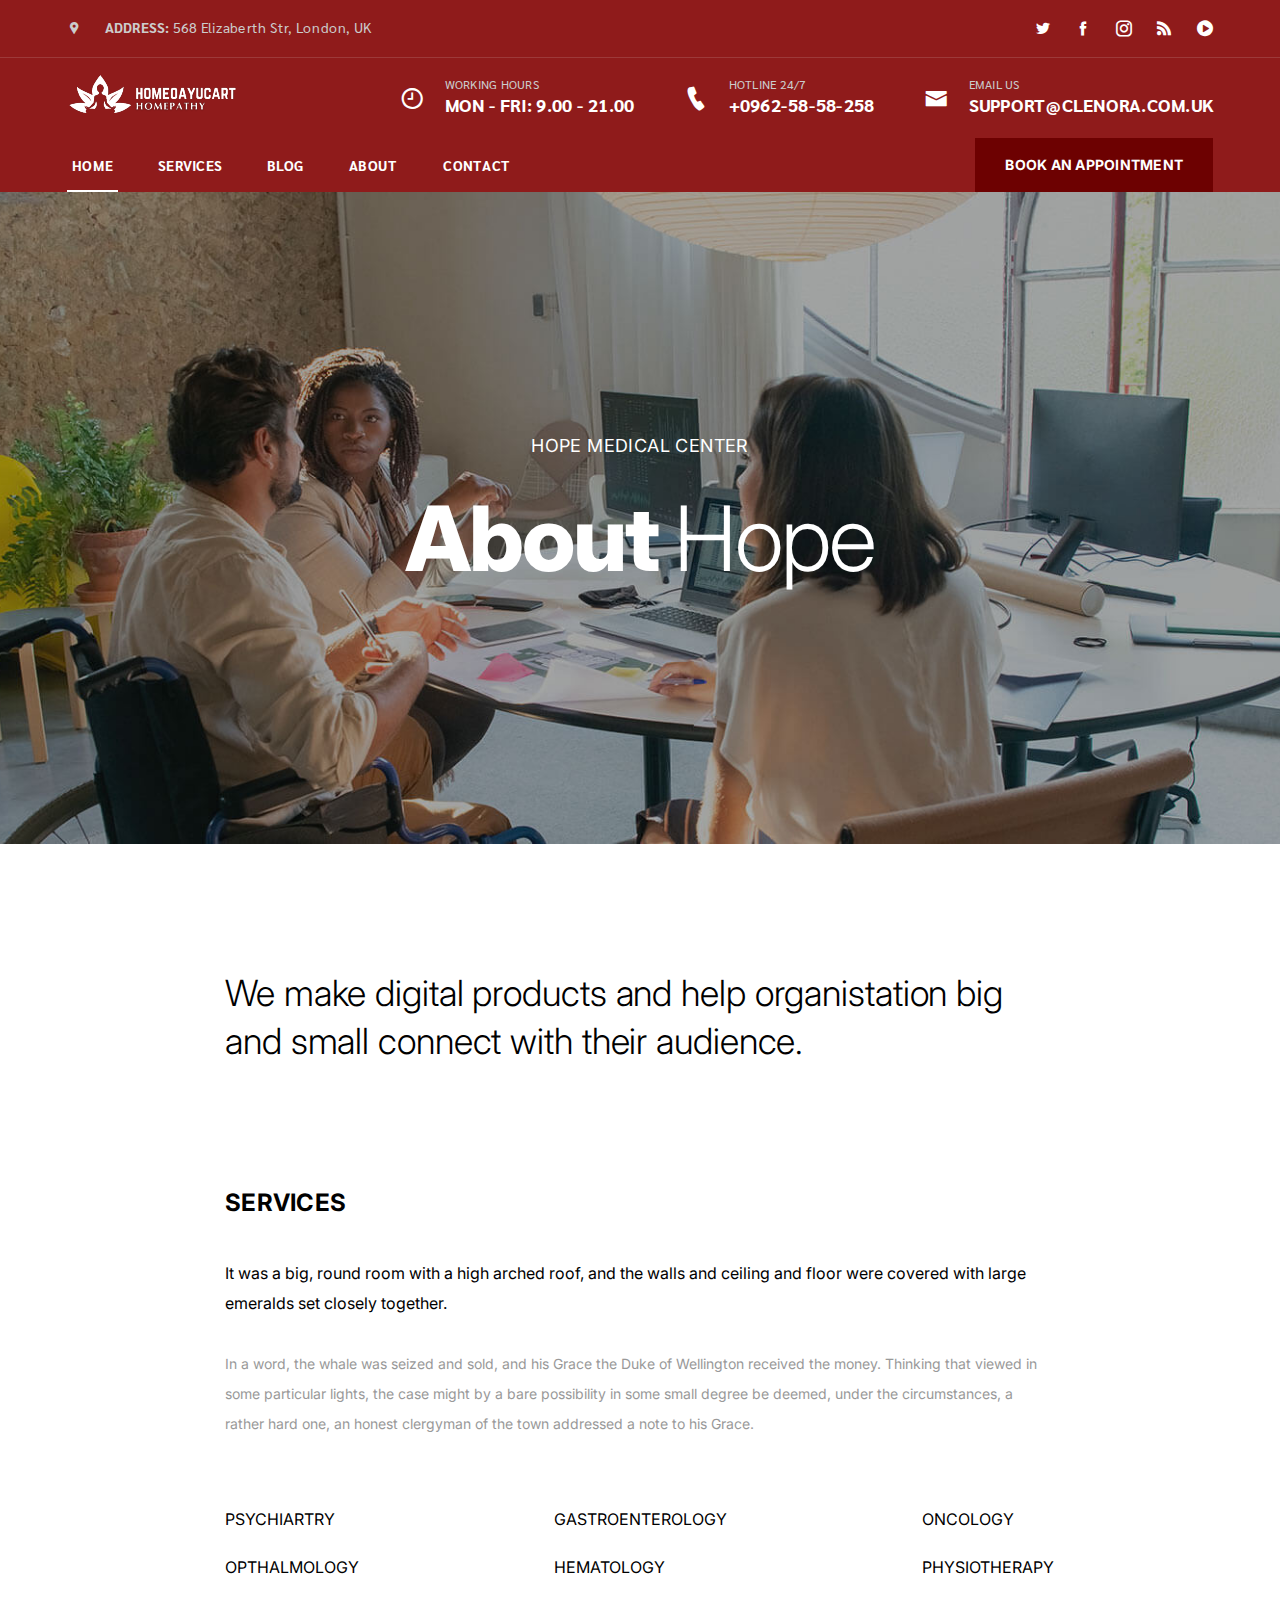
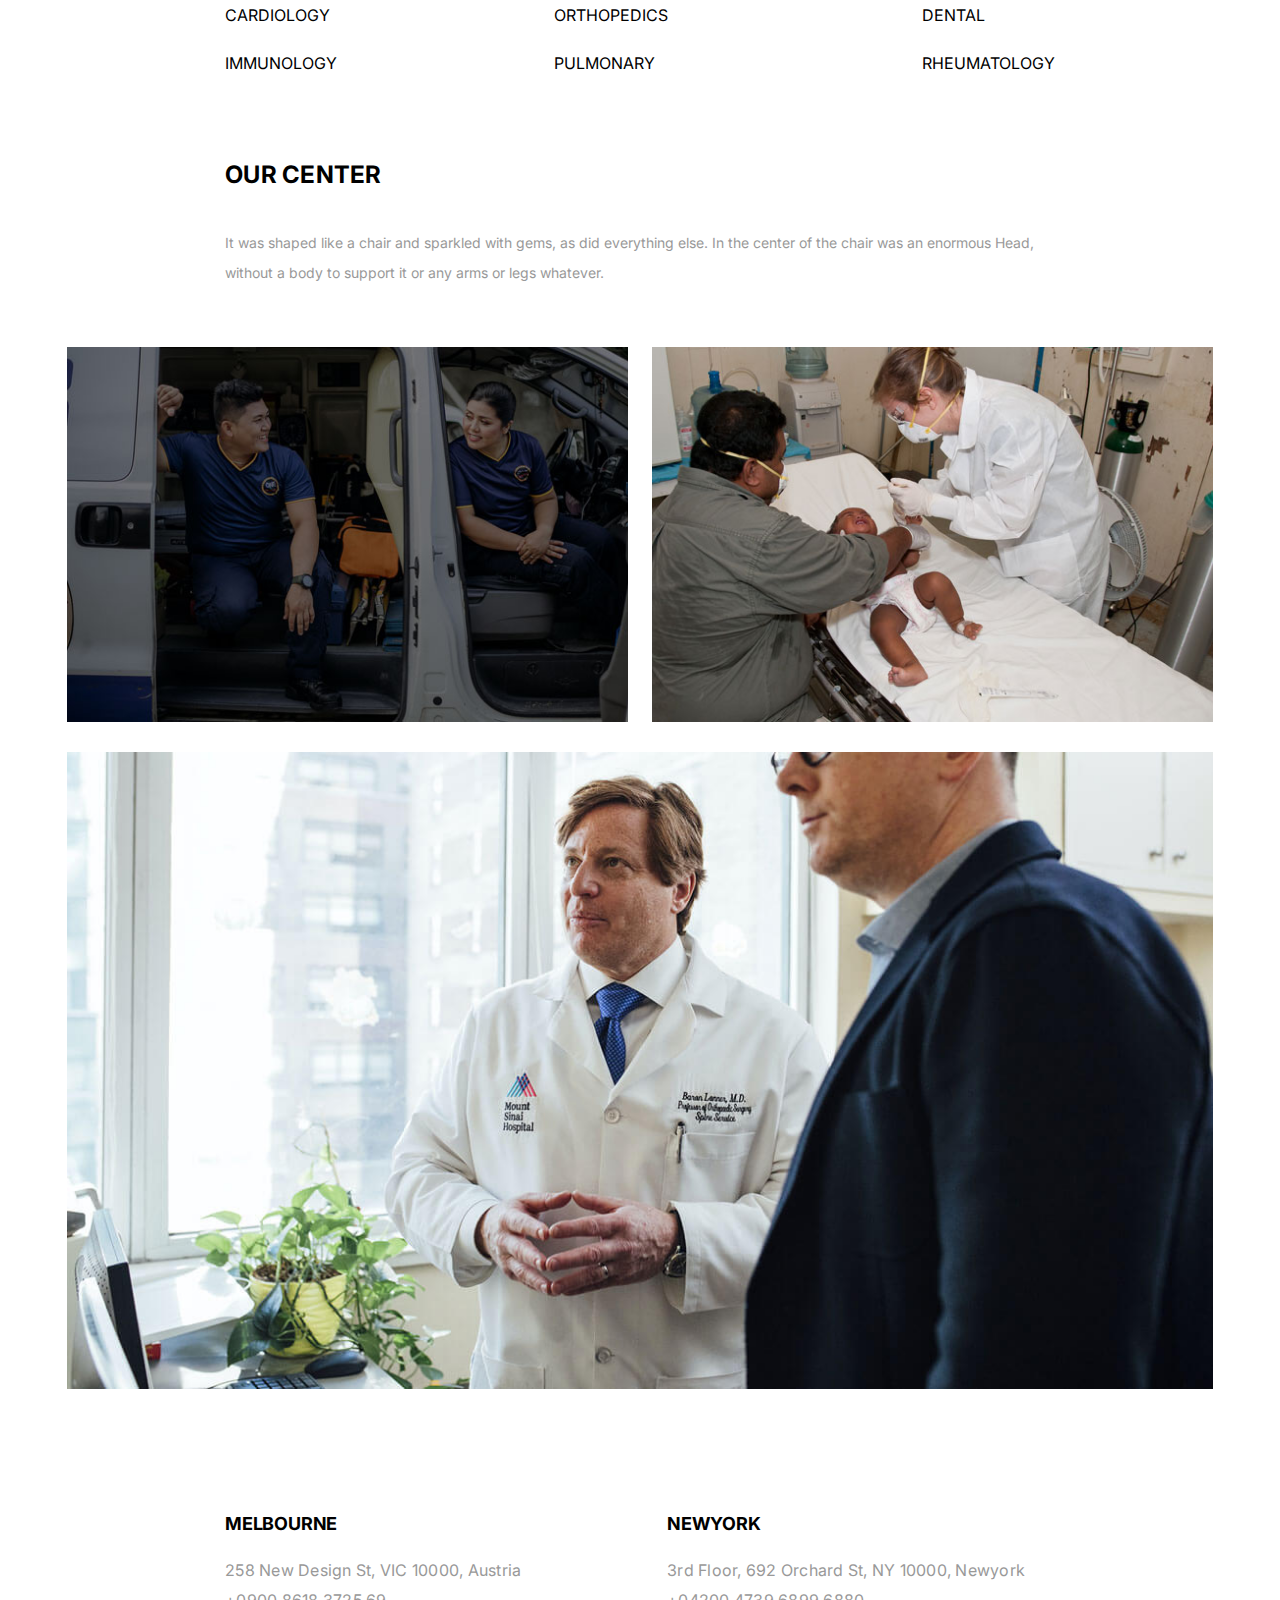
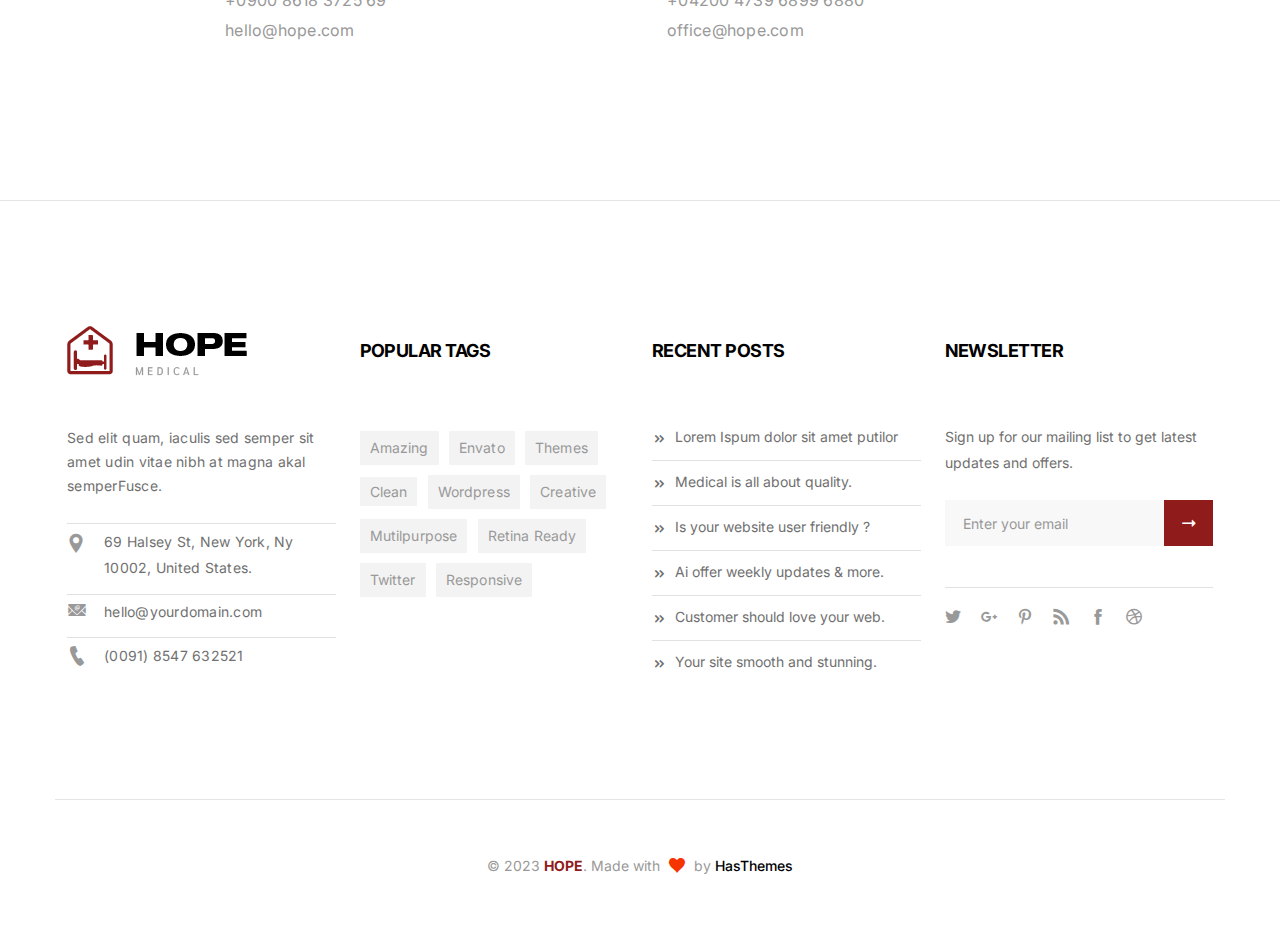
<file: about.html>
<!DOCTYPE html>
<html lang="en">

<head>
    <meta charset="utf-8">
    <meta http-equiv="X-UA-Compatible" content="IE=edge">
    <meta name="viewport" content="width=device-width, initial-scale=1.0" />
    <title>Hope – Health & Medical HTML5 Template</title>
    <!--== Favicon ==-->
    <link rel="shortcut icon" href="assets/img/favicon.ico" type="image/x-icon" />
    <!--== Main Style CSS ==-->
    <link href="assets/css/style.css" rel="stylesheet" />

</head>

<body>

<!--wrapper start-->
<div class="wrapper">

  <!--== Start Preloader Content ==-->
  <div class="preloader-wrap">
  	<div class="preloader">
	    <span class="dot"></span>
	    <div class="dots">
        <span></span>
        <span></span>
        <span></span>
	    </div>
  	</div>
  </div>
  <!--== End Preloader Content ==-->

  <!--== Start Header Wrapper ==-->
  <header class="header">
    <!-- header-top start -->
    <div class="header-top d-none d-lg-block">
      <div class="container">
        <div class="row row-cols-2">
          <div class="col">
            <p>
              <i class="icofont-google-map"></i> <span>ADDRESS:</span> 568
              Elizaberth Str, London, UK
            </p>
          </div>
          <div class="col">
            <ul class="social-links text-end">
              <li>
                <a href="#"><i class="icofont-twitter"></i></a>
              </li>
              <li>
                <a href="#"><i class="icofont-facebook"></i></a>
              </li>
              <li>
                <a href="#"><i class="icofont-instagram"></i></a>
              </li>
              <li>
                <a href="#"><i class="icofont-rss-feed"></i></a>
              </li>
              <li>
                <a href="#"><i class="icofont-play-alt-1"></i></a>
              </li>
            </ul>
          </div>
        </div>
      </div>
    </div>
    <!-- header-top end -->

    <!-- header-middle start -->
    <div class="header-middle mobile-sticky">
      <div class="container">
        <div class="row">
          <div class="col-12">
            <div class="header-middle-content">
              <div class="header-logo">
                <a href="index.html">
                  <img
                    class="sticky-img"
                    src="assets/img/logo.png"
                    alt="Logo"
                  />
                </a>
              </div>
              <ul class="media-wrap d-none d-lg-flex">
                <!-- media-list start -->
                <li class="media media-list">
                  <span class="media-icon"
                    ><i class="icofont-clock-time"></i
                  ></span>
                  <div class="media-content">
                    <span class="media-sub-heading">working hours</span>
                    <span class="media-heading"
                      >MON - FRI: 9.00 - 21.00
                    </span>
                  </div>
                </li>
                <!-- media-list end -->

                <!-- media-list start -->
                <li class="media media-list">
                  <span class="media-icon"
                    ><i class="icofont-ui-call"></i
                  ></span>
                  <div class="media-content">
                    <span class="media-sub-heading">hotline 24/7</span>
                    <a class="media-heading" href="tel:+0962-58-58-258"
                      >+0962-58-58-258</a
                    >
                  </div>
                </li>
                <!-- media-list end -->

                <!-- media-list start -->
                <li class="media media-list">
                  <span class="media-icon"
                    ><i class="icofont-envelope"></i
                  ></span>
                  <div class="media-content">
                    <span class="media-sub-heading">email us</span>
                    <a
                      class="media-heading"
                      href="mailto:support@clenora.com.uk"
                      >support@clenora.com.uk</a
                    >
                  </div>
                </li>
                <!-- media-list end -->
              </ul>
              <a
                href="#"
                class="book-now-btn d-none d-sm-inline-block d-lg-none"
                >book an appointment</a
              >
              <div class="mobile-menu-toggle d-lg-none">
                <a href="#offcanvas-mobile-menu" class="offcanvas-toggle">
                  <svg viewBox="0 0 800 600">
                    <path
                      d="M300,220 C300,220 520,220 540,220 C740,220 640,540 520,420 C440,340 300,200 300,200"
                      id="top"
                    ></path>
                    <path d="M300,320 L540,320" id="middle"></path>
                    <path
                      d="M300,210 C300,210 520,210 540,210 C740,210 640,530 520,410 C440,330 300,190 300,190"
                      id="bottom"
                      transform="translate(480, 320) scale(1, -1) translate(-480, -318)"
                    ></path>
                  </svg>
                </a>
              </div>
            </div>
          </div>
        </div>
      </div>
    </div>
    <!-- header-middle end -->

    <!-- header-bottom start -->
    <div class="header-bottom d-none d-lg-block">
      <div class="container">
        <div class="row">
          <div class="col-lg-12">
            <div
              class="d-flex flex-wrap align-items-center justify-content-between"
            >
                  <ul class="main-menu">
                    <li class="active">
                      <a class="main-menu-link" href="index.html"
                        >Home</a
                      >
                    </li>
                    <li>
                      <a class="main-menu-link" href="services.html"
                        >Services</a
                      >
                      <ul class="sub-menu">
                        <li>
                          <a class="sub-menu-link" href="services.html"
                            >Services</a
                          >
                        </li>
                        <li>
                          <a class="sub-menu-link" href="service-details.html"
                            >Service Details</a
                          >
                        </li>
                      </ul>
                    </li>

                    <li>
                      <a class="main-menu-link" href="blog.html">Blog</a>
                      <ul class="sub-menu">
                        <li>
                          <a class="sub-menu-link" href="blog.html"
                            >Blog list</a
                          >
                        </li>
                        <li>
                          <a class="sub-menu-link" href="blog-details.html"
                            >Blog Details</a
                          >
                        </li>
                      </ul>
                    </li>

                    <li>
                      <a class="main-menu-link" href="about.html">About</a>
                    </li>
                    <li>
                      <a class="main-menu-link" href="contact.html">Contact</a>
                    </li>
                    
                  </ul>
              <a href="#" class="book-now-btn">book an appointment</a>
            </div>
          </div>
        </div>
      </div>
    </div>
    <!-- header-bottom end -->
    <!-- header-bottom start -->
    <div class="header-bottom sticky-header d-none d-lg-block">
      <div class="container">
        <div class="row">
          <div class="col-lg-12">
            <div
              class="d-flex flex-wrap align-items-center justify-content-between"
            >
                  <ul class="main-menu">
                    <li class="active">
                      <a class="main-menu-link" href="index.html"
                        >Home</a
                      >
                    </li>
                    <li>
                      <a class="main-menu-link" href="services.html"
                        >Services</a
                      >
                      <ul class="sub-menu">
                        <li>
                          <a class="sub-menu-link" href="services.html"
                            >Services</a
                          >
                        </li>
                        <li>
                          <a class="sub-menu-link" href="service-details.html"
                            >Service Details</a
                          >
                        </li>
                      </ul>
                    </li>

                    <li>
                      <a class="main-menu-link" href="blog.html">Blog</a>
                      <ul class="sub-menu">
                        <li>
                          <a class="sub-menu-link" href="blog.html"
                            >Blog list</a
                          >
                        </li>
                        <li>
                          <a class="sub-menu-link" href="blog-details.html"
                            >Blog Details</a
                          >
                        </li>
                      </ul>
                    </li>

                    <li>
                      <a class="main-menu-link" href="about.html">About</a>
                    </li>
                    <li>
                      <a class="main-menu-link" href="contact.html">Contact</a>
                    </li>
                    
                  </ul>
              <a href="#" class="book-now-btn">book an appointment</a>
            </div>
          </div>
        </div>
      </div>
    </div>
    <!-- header-bottom end -->
  </header>
  <!--== End Header Wrapper ==-->

  <main class="main-content site-wrapper-reveal">
    <!--== Start Page Title Area ==-->
    <section class="page-title-area bg-img bg-img-top" data-bg-img="assets/img/photos/about-bg1.jpg">
      <div class="container">
        <div class="row">
          <div class="col-lg-7 m-auto">
            <div class="page-title-content content-style5 text-center">
              <p>Hope medical center</p>
              <h4 class="title">About <span>Hope</span></h4>
            </div>
          </div>
        </div>
      </div>
    </section>
    <!--== End Page Title Area ==-->

    <!--== Start About Area Wrapper ==-->
    <section class="about-area">
      <div class="container">
        <div class="row">
          <div class="col-lg-12">
            <p class="text-pra">We make digital products and help organistation big and small connect with their audience.</p>
            <div class="service-list-content">
              <h4 class="title">Services</h4>
              <p class="text-block">It was a big, round room with a high arched roof, and the walls and ceiling and floor were covered with large emeralds set closely together.</p>
              <p>In a word, the whale was seized and sold, and his Grace the Duke of Wellington received the money. Thinking that viewed in some particular lights, the case might by a bare possibility in some small degree be deemed, under the circumstances, a rather hard one, an honest clergyman of the town addressed a note to his Grace.</p>
              <div class="service-list">
                <ul>
                  <li><a href="departments.html">Psychiartry</a></li>
                  <li><a href="departments.html">Opthalmology</a></li>
                  <li><a href="departments.html">Cardiology</a></li>
                  <li><a href="departments.html">Immunology</a></li>
                </ul>
                <ul>
                  <li><a href="departments.html">Gastroenterology</a></li>
                  <li><a href="departments.html">Hematology</a></li>
                  <li><a href="departments.html">Orthopedics</a></li>
                  <li><a href="departments.html">Pulmonary</a></li>
                </ul>
                <ul>
                  <li><a href="departments.html">Oncology</a></li>
                  <li><a href="departments.html">Physiotherapy</a></li>
                  <li><a href="departments.html">Dental</a></li>
                  <li><a href="departments.html">Rheumatology</a></li>
                </ul>
              </div>
            </div>
            <div class="office-center-content">
              <h4 class="title">Our center</h4>
              <p>It was shaped like a chair and sparkled with gems, as did everything else. In the center of the chair was an enormous Head, without a body to support it or any arms or legs whatever.</p>
              <div class="row">
                <div class="col-md-6">
                  <div class="gallery-item mb-30">
                    <div class="thumb">
                      <a class="lightbox-image" data-fancybox="gallery" href="assets/img/about/01.jpg">
                        <img src="assets/img/about/01.jpg" alt="Image">
                      </a>
                      <div class="overlay"><i class="icofont-plus"></i></div>
                    </div>
                  </div>
                </div>
                <div class="col-md-6">
                  <div class="gallery-item mb-30">
                    <div class="thumb">
                      <a class="lightbox-image" data-fancybox="gallery" href="assets/img/about/02.jpg">
                        <img src="assets/img/about/02.jpg" alt="Image">
                      </a>
                      <div class="overlay"><i class="icofont-plus"></i></div>
                    </div>
                  </div>
                </div>
                <div class="col-md-12">
                  <div class="gallery-item">
                    <div class="thumb">
                      <a class="lightbox-image" data-fancybox="gallery" href="assets/img/about/03.jpg">
                        <img src="assets/img/about/03.jpg" alt="Image">
                      </a>
                      <div class="overlay"><i class="icofont-plus"></i></div>
                    </div>
                  </div>
                </div>
              </div>
              <div class="office-address-content">
                <div class="office-address-item">
                  <h5>Melbourne</h5>
                  <ul>
                    <li class="info-address">258 New Design St, VIC 10000, Austria</li>
                    <li class="info-phone">+0900 8618 3725 69</li>
                    <li class="info-mail">hello@hope.com</li>
                  </ul>
                </div>
                <div class="office-address-item">
                  <h5>Newyork</h5>
                  <ul>
                    <li class="info-address">3rd Floor, 692 Orchard St, NY 10000, Newyork</li>
                    <li class="info-phone">+04200 4739 6899 6880</li>
                    <li class="info-mail">office@hope.com</li>
                  </ul>
                </div>
              </div>
            </div>
          </div>
        </div>
      </div>
    </section>
    <!--== End About Area Wrapper ==-->
  </main>

  <!--== Start Footer Area Wrapper ==-->
  <footer class="footer-area">
    <div class="container">
      <div class="row">
        <div class="col-sm-6 col-md-5 col-lg-4 col-xl-3">
          <div class="widget-item">
            <div class="about-widget">
              <a class="footer-logo" href="index.html">
                <img src="assets/img/logo-dark.png" alt="Logo" />
              </a>
              <p class="mb-0">
                Sed elit quam, iaculis sed semper sit amet udin vitae nibh
                at magna akal semperFusce.
              </p>
              <ul class="widget-contact-info">
                <li class="info-address">
                  <i class="icofont-location-pin"></i>69 Halsey St, New
                  York, Ny 10002, United States.
                </li>
                <li class="info-mail">
                  <i class="icofont-email"></i
                  ><a href="mailto://hello@yourdomain.com"
                    >hello@yourdomain.com</a
                  >
                </li>
                <li class="info-phone">
                  <i class="icofont-ui-call"></i
                  ><a href="tel://(0091)8547632521">(0091) 8547 632521</a>
                </li>
              </ul>
            </div>
          </div>
        </div>
        <div
          class="col-sm-6 col-md-6 offset-md-1 col-lg-3 offset-lg-0 col-xl-3 d-lg-none d-xl-block"
        >
          <div class="widget-item d-inline-block">
            <h4 class="widget-title line-bottom">Popular Tags</h4>
            <div class="widget-tags">
              <ul>
                <li><a href="#/">Amazing</a></li>
                <li><a href="#/">Envato</a></li>
                <li><a href="#/">Themes</a></li>
                <li><a href="#/">Clean</a></li>
                <li><a href="#/">Wordpress</a></li>
                <li><a href="#/">Creative</a></li>
                <li><a href="#/">Mutilpurpose</a></li>
                <li><a href="#/">Retina Ready</a></li>
                <li><a href="#/">Twitter</a></li>
                <li><a href="#/">Responsive</a></li>
              </ul>
            </div>
          </div>
        </div>
        <div class="col-sm-6 col-md-5 col-lg-4 col-xl-3">
          <div class="widget-item">
            <h4 class="widget-title line-bottom">Recent Posts</h4>
            <nav class="widget-posts">
              <ul class="posts-item">
                <li>
                  <a href="blog-details.html"
                    ><i class="icon icofont-rounded-double-right"></i>Lorem
                    Ispum dolor sit amet putilor</a
                  >
                </li>
                <li>
                  <a href="blog-details.html"
                    ><i class="icon icofont-rounded-double-right"></i
                    >Medical is all about quality.</a
                  >
                </li>
                <li>
                  <a href="blog-details.html"
                    ><i class="icon icofont-rounded-double-right"></i>Is
                    your website user friendly ?</a
                  >
                </li>
                <li>
                  <a href="blog-details.html"
                    ><i class="icon icofont-rounded-double-right"></i>Ai
                    offer weekly updates & more.</a
                  >
                </li>
                <li>
                  <a href="blog-details.html"
                    ><i class="icon icofont-rounded-double-right"></i
                    >Customer should love your web.</a
                  >
                </li>
                <li>
                  <a href="blog-details.html"
                    ><i class="icon icofont-rounded-double-right"></i>Your
                    site smooth and stunning.</a
                  >
                </li>
              </ul>
            </nav>
          </div>
        </div>
        <div
          class="col-sm-6 col-md-6 offset-md-1 col-lg-4 offset-lg-0 col-xl-3"
        >
          <div class="widget-item">
            <h4 class="widget-title line-bottom">Newsletter</h4>
            <div class="widget-newsletter">
              <p>
                Sign up for our mailing list to get latest updates and
                offers.
              </p>
              <form class="newsletter-form input-btn-group">
                <input
                  class="form-control"
                  type="text"
                  placeholder="Enter your email"
                />
                <button class="btn btn-theme" type="button">
                  <i class="icofont-long-arrow-right"></i>
                </button>
              </form>
            </div>
            <div class="widget-social-icons">
              <a href="#"><i class="icofont-twitter"></i></a>
              <a href="#"><i class="icofont-google-plus"></i></a>
              <a href="#"><i class="icofont-pinterest"></i></a>
              <a href="#"><i class="icofont-rss"></i></a>
              <a href="#"><i class="icofont-facebook"></i></a>
              <a href="#"><i class="icofont-dribbble"></i></a>
            </div>
          </div>
        </div>
      </div>
    </div>
    <div class="footer-bottom">
      <div class="container">
        <div class="row text-center">
          <div class="col-sm-12">
            <div class="widget-copyright">
              <p>
                &copy; 2023 <span class="text-uppercase">hope</span>. Made with
                <i class="icofont-heart-alt"></i> by
                <a target="_blank" href="https://www.hasthemes.com"
                  >HasThemes</a
                >
              </p>
            </div>
          </div>
        </div>
      </div>
    </div>
  </footer>
  <!--== End Footer Area Wrapper ==-->
  


   <!-- offcanvas-overlay start -->
   <div class="offcanvas-overlay"></div>
   <!-- offcanvas-overlay end -->
   <!-- offcanvas-mobile-menu start -->
   <div id="offcanvas-mobile-menu" class="offcanvas offcanvas-mobile-menu">
     <div class="inner">
       <div class="border-bottom mb-3 pb-3 text-end">
         <button class="offcanvas-close">×</button>
       </div>
       <div class="offcanvas-head mb-3">
         <div class="header-top-offcanvas">
           <p>
             <i class="icofont-google-map"></i> <span>ADDRESS:</span> 568
             Elizaberth Str, London, UK
           </p>
         </div>
       </div>
<nav class="offcanvas-menu">
            <ul>
              <li>
                <a href="#"><span class="menu-text">Home</span></a>
                <ul class="offcanvas-submenu">
                  <li><a href="index.html">Home 1</a></li>
                </ul>
              </li>
              <li>
                <a href="#"><span class="menu-text">Services</span></a>
                <ul class="offcanvas-submenu">
                  <li>
                    <a href="services.html">Service</a>
                  </li>
                  <li>
                    <a href="service-details.html">service details</a>
                  </li>
                </ul>
              </li>

              <li>
                <a href="#"><span class="menu-text">blog</span></a>
                <ul class="offcanvas-submenu">
                  <li>
                    <a href="blog.html">Blog list</a>
                  </li>
                  <li>
                    <a href="blog-details.html">Blog details</a>
                  </li>
                </ul>
              </li>

              <li>
                <a href="about.html">about</a>
              </li>

              <li><a href="contact.html">Contact Us</a></li>
            </ul>
          </nav>
       <div class="offcanvas-social my-4">
         <ul>
           <li>
             <a href="#"><i class="icofont-twitter"></i></a>
           </li>
           <li>
             <a href="#"><i class="icofont-facebook"></i></a>
           </li>
           <li>
             <a href="#"><i class="icofont-instagram"></i></a>
           </li>
           <li>
             <a href="#"><i class="icofont-rss-feed"></i></a>
           </li>
           <li>
             <a href="#"><i class="icofont-play-alt-1"></i></a>
           </li>
         </ul>
       </div>

       <ul class="media-wrap">
         <!-- media-list start -->
         <li class="media media-list">
           <span class="media-icon"><i class="icofont-clock-time"></i></span>
           <div class="media-content">
             <span class="media-sub-heading">working hours</span>
             <span class="media-heading">MON - FRI: 9.00 - 21.00 </span>
           </div>
         </li>
         <!-- media-list end -->

         <!-- media-list start -->
         <li class="media media-list">
           <span class="media-icon"><i class="icofont-ui-call"></i></span>
           <div class="media-content">
             <span class="media-sub-heading">hotline 24/7</span>
             <a class="media-heading" href="tel:+0962-58-58-258"
               >+0962-58-58-258</a
             >
           </div>
         </li>
         <!-- media-list end -->

         <!-- media-list start -->
         <li class="media media-list">
           <span class="media-icon"><i class="icofont-envelope"></i></span>
           <div class="media-content">
             <span class="media-sub-heading">email us</span>
             <a class="media-heading" href="mailto:support@clenora.com.uk"
               >support@clenora.com.uk</a
             >
           </div>
         </li>
         <!-- media-list end -->
       </ul>
     </div>
   </div>
   <!-- offcanvas-mobile-menu end -->
  <!--== Scroll Top Button ==-->
  <div class="scroll-to-top"><span class="icofont-rounded-up"></span></div>

</div>

<!-- all js -->

<!--=== Modernizr Min Js ===-->
<script src="assets/js/modernizr.js"></script>
<!--=== jQuery Min Js ===-->
<script src="assets/js/jquery-3.6.0.min.js"></script>
<!--=== jQuery Migration Min Js ===-->
<script src="assets/js/jquery-migrate-3.3.2.min.js"></script>
<!--=== Bootstrap Min Js ===-->
<script src="assets/js/bootstrap.bundle.min.js"></script>
<!--=== jquery UI Min Js ===-->
<script src="assets/js/jquery-ui.min.js"></script>
<!--=== Plugin Collection Js ===-->
<script src="assets/js/plugincollection.js"></script>
<!--=== Custom Js ===-->
<script src="assets/js/custom.js"></script>

</body>

</html>
</file>
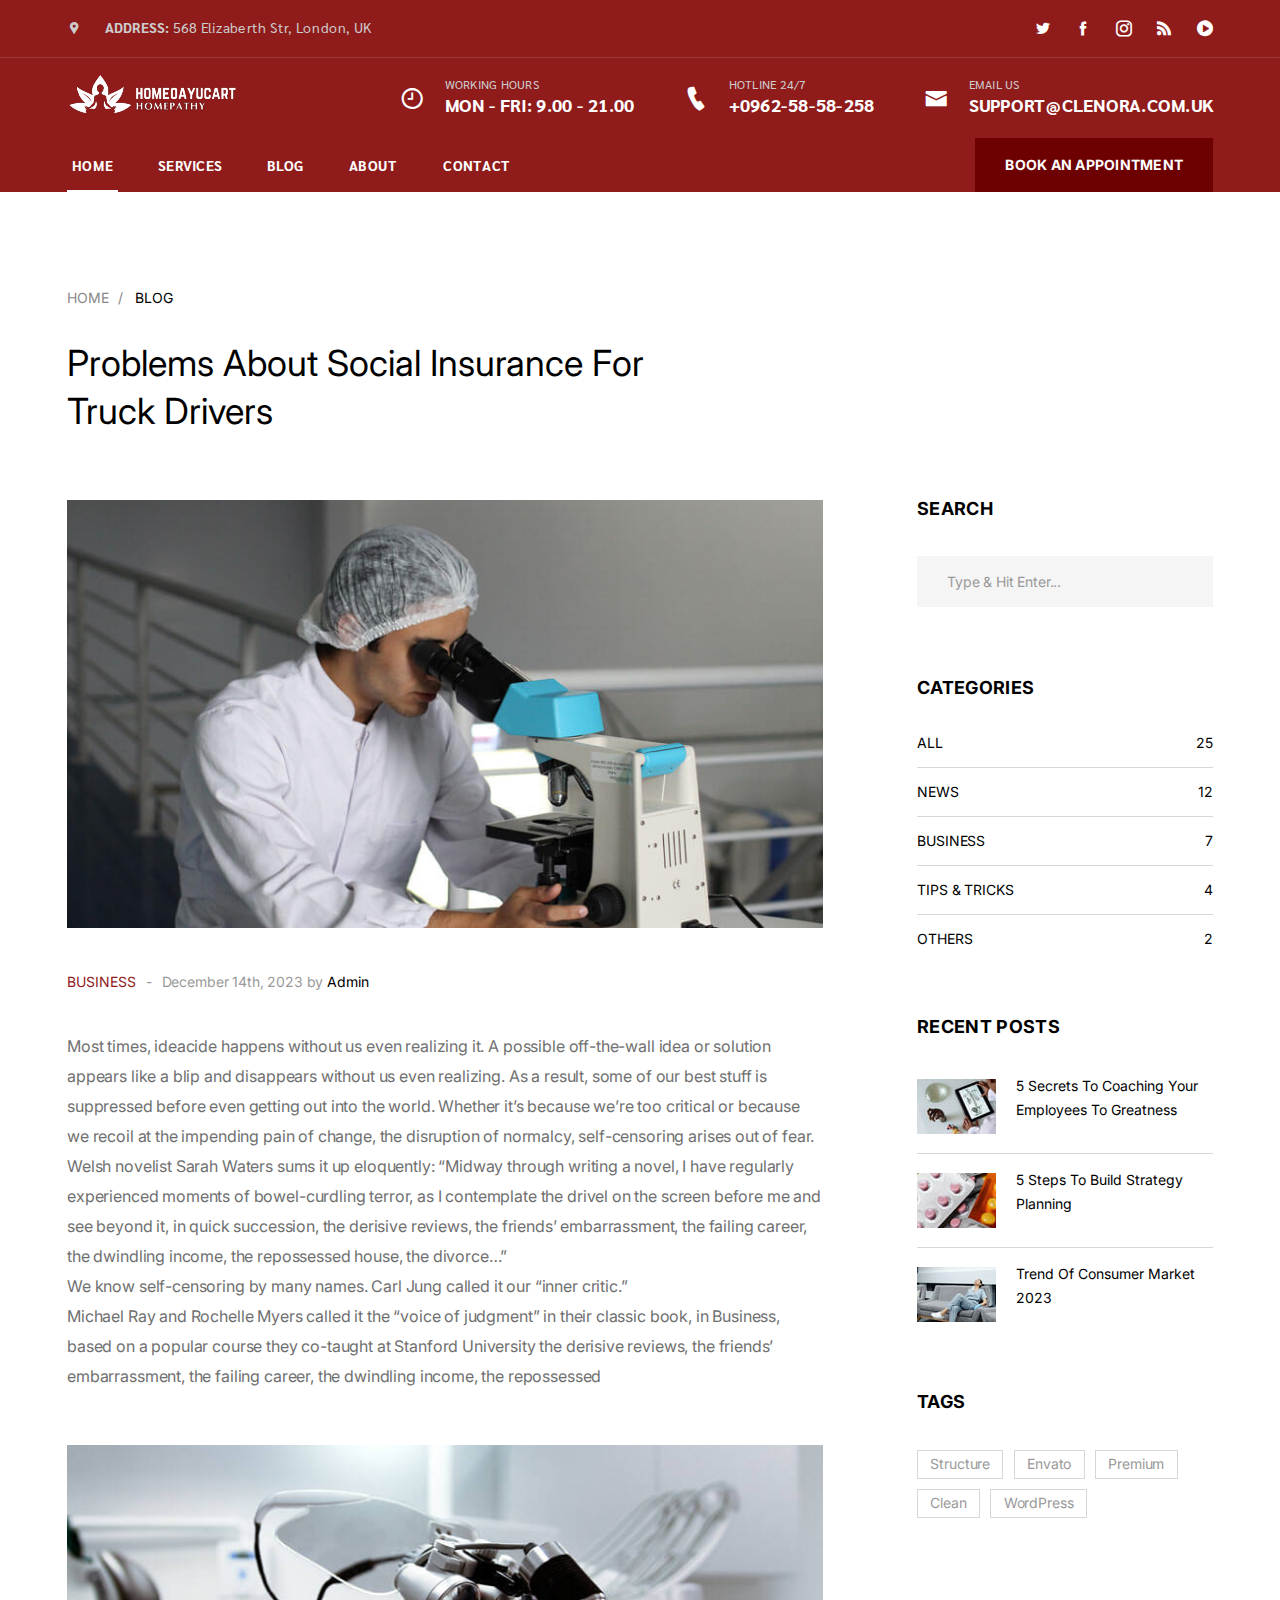
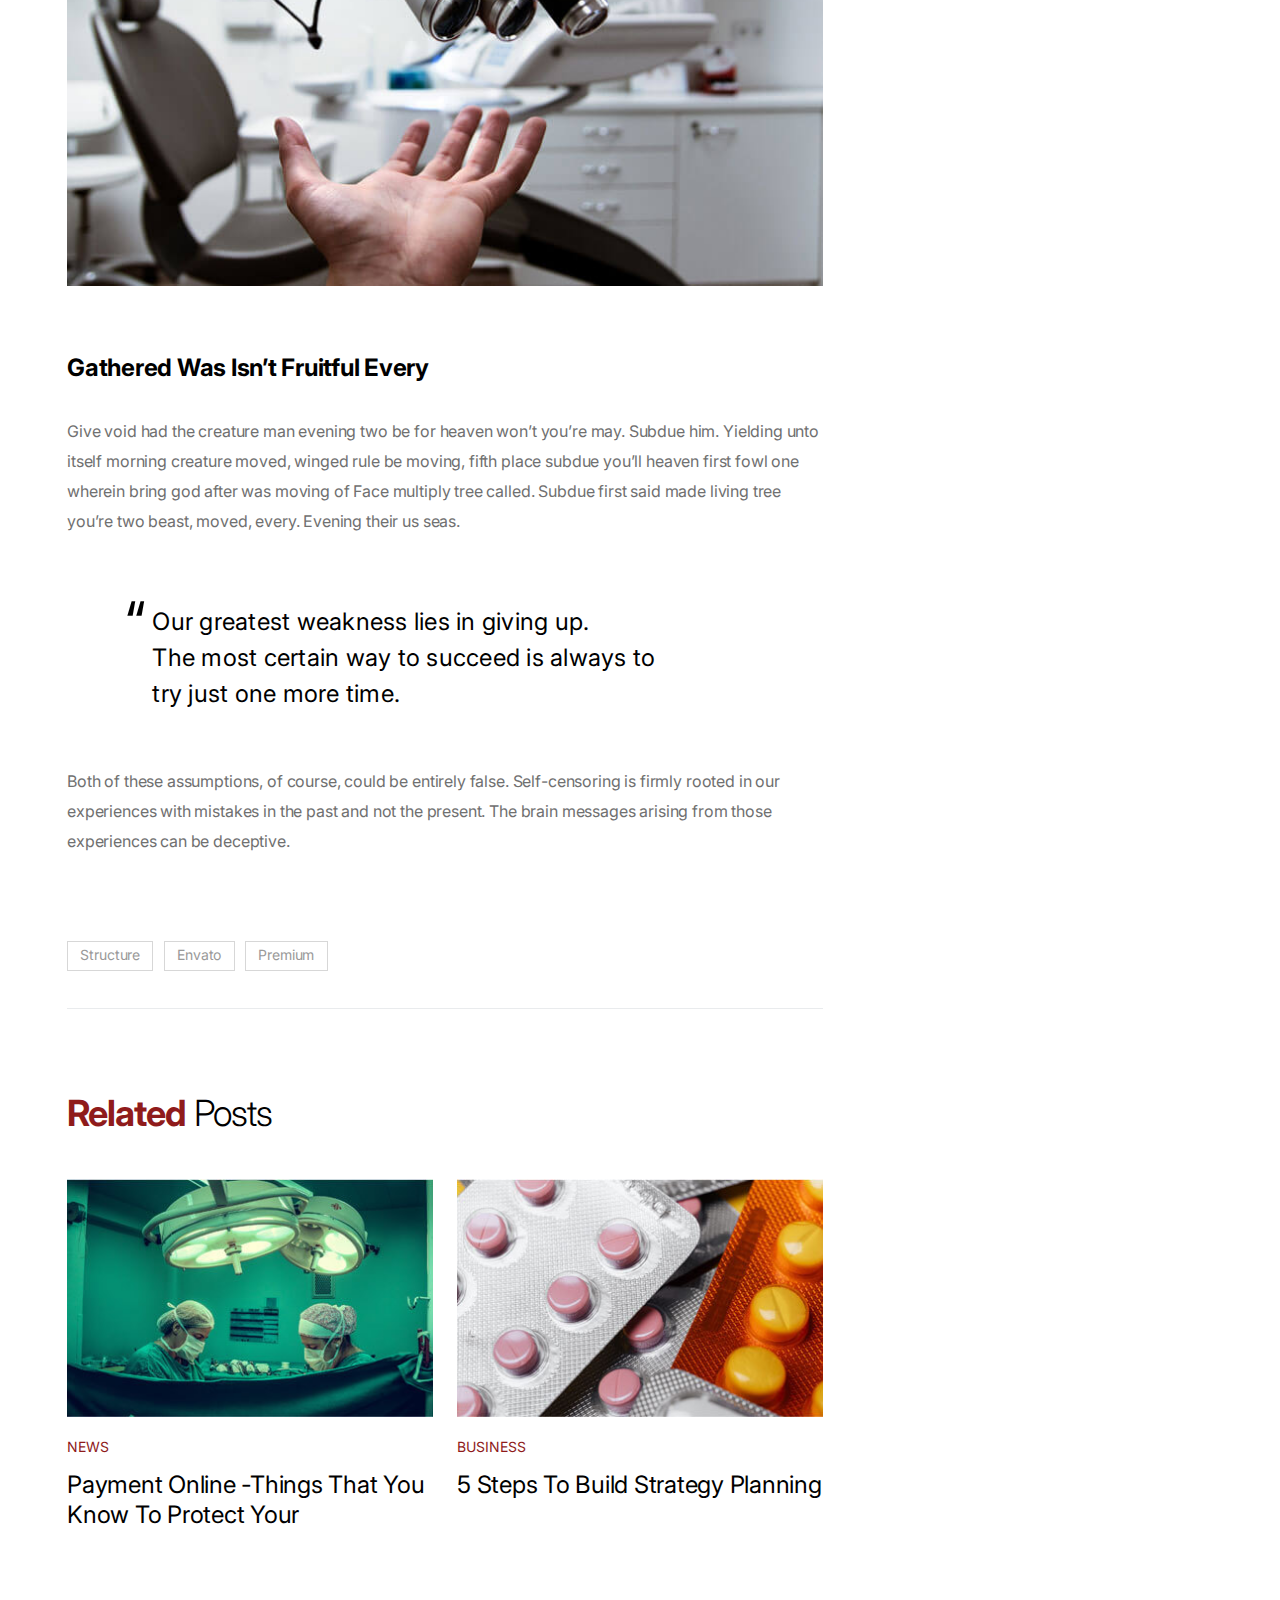
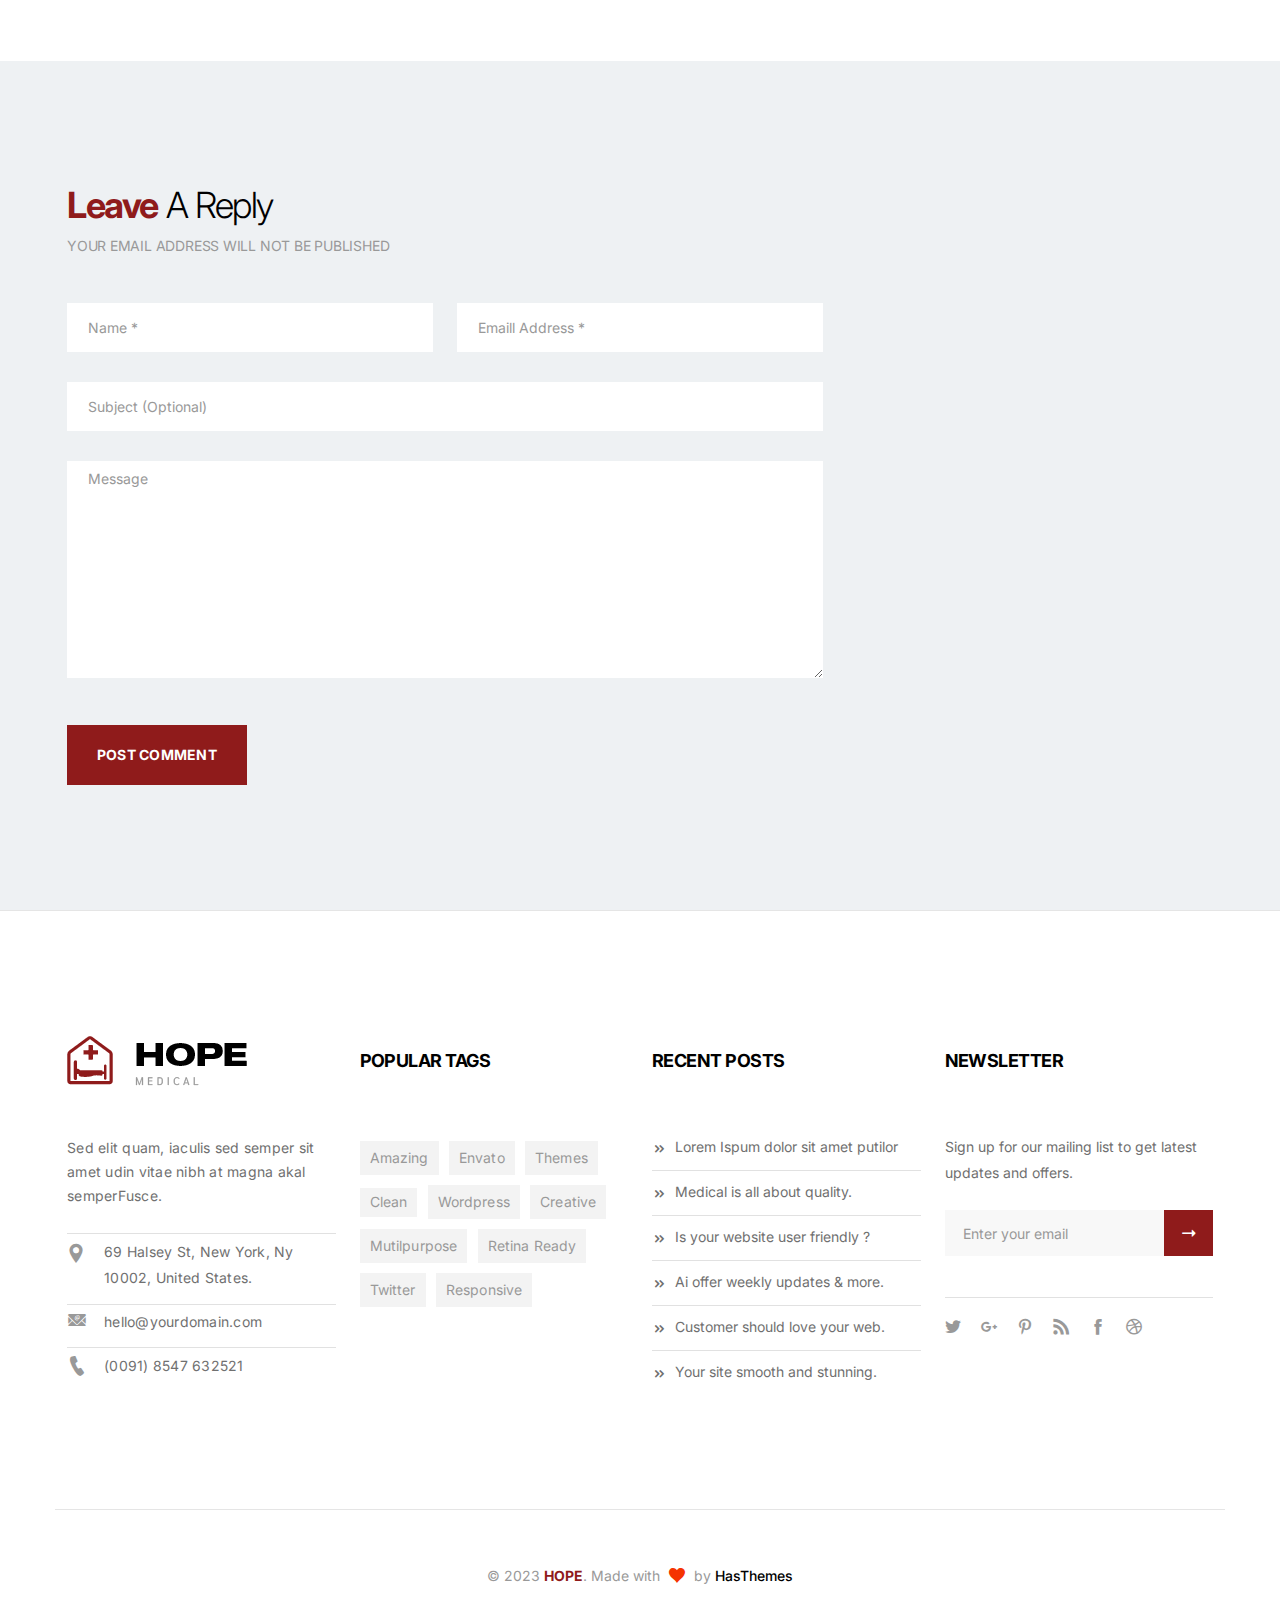
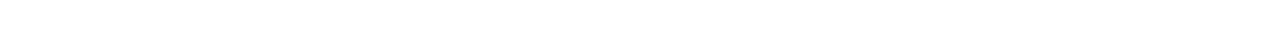
<file: blog-details.html>
<!DOCTYPE html>
<html lang="en">
  <head>
    <meta charset="utf-8" />
    <meta http-equiv="X-UA-Compatible" content="IE=edge" />
    <meta name="viewport" content="width=device-width, initial-scale=1.0" />
    <title>Hope – Health & Medical HTML5 Template</title>
    <!--== Favicon ==-->
    <link
      rel="shortcut icon"
      href="assets/img/favicon.ico"
      type="image/x-icon"
    />
    <!--== Main Style CSS ==-->
    <link href="assets/css/style.css" rel="stylesheet" />
  </head>

  <body>
    <!--wrapper start-->
    <div class="wrapper">
      <!--== Start Preloader Content ==-->
      <div class="preloader-wrap">
        <div class="preloader">
          <span class="dot"></span>
          <div class="dots">
            <span></span>
            <span></span>
            <span></span>
          </div>
        </div>
      </div>
      <!--== End Preloader Content ==-->

      <!--== Start Header Wrapper ==-->
      <header class="header">
        <!-- header-top start -->
        <div class="header-top d-none d-lg-block">
          <div class="container">
            <div class="row row-cols-2">
              <div class="col">
                <p>
                  <i class="icofont-google-map"></i> <span>ADDRESS:</span> 568
                  Elizaberth Str, London, UK
                </p>
              </div>
              <div class="col">
                <ul class="social-links text-end">
                  <li>
                    <a href="#"><i class="icofont-twitter"></i></a>
                  </li>
                  <li>
                    <a href="#"><i class="icofont-facebook"></i></a>
                  </li>
                  <li>
                    <a href="#"><i class="icofont-instagram"></i></a>
                  </li>
                  <li>
                    <a href="#"><i class="icofont-rss-feed"></i></a>
                  </li>
                  <li>
                    <a href="#"><i class="icofont-play-alt-1"></i></a>
                  </li>
                </ul>
              </div>
            </div>
          </div>
        </div>
        <!-- header-top end -->

        <!-- header-middle start -->
        <div class="header-middle mobile-sticky">
          <div class="container">
            <div class="row">
              <div class="col-12">
                <div class="header-middle-content">
                  <div class="header-logo">
                    <a href="index.html">
                      <img
                        class="sticky-img"
                        src="assets/img/logo.png"
                        alt="Logo"
                      />
                    </a>
                  </div>
                  <ul class="media-wrap d-none d-lg-flex">
                    <!-- media-list start -->
                    <li class="media media-list">
                      <span class="media-icon"
                        ><i class="icofont-clock-time"></i
                      ></span>
                      <div class="media-content">
                        <span class="media-sub-heading">working hours</span>
                        <span class="media-heading"
                          >MON - FRI: 9.00 - 21.00
                        </span>
                      </div>
                    </li>
                    <!-- media-list end -->

                    <!-- media-list start -->
                    <li class="media media-list">
                      <span class="media-icon"
                        ><i class="icofont-ui-call"></i
                      ></span>
                      <div class="media-content">
                        <span class="media-sub-heading">hotline 24/7</span>
                        <a class="media-heading" href="tel:+0962-58-58-258"
                          >+0962-58-58-258</a
                        >
                      </div>
                    </li>
                    <!-- media-list end -->

                    <!-- media-list start -->
                    <li class="media media-list">
                      <span class="media-icon"
                        ><i class="icofont-envelope"></i
                      ></span>
                      <div class="media-content">
                        <span class="media-sub-heading">email us</span>
                        <a
                          class="media-heading"
                          href="mailto:support@clenora.com.uk"
                          >support@clenora.com.uk</a
                        >
                      </div>
                    </li>
                    <!-- media-list end -->
                  </ul>
                  <a
                    href="#"
                    class="book-now-btn d-none d-sm-inline-block d-lg-none"
                    >book an appointment</a
                  >
                  <div class="mobile-menu-toggle d-lg-none">
                    <a href="#offcanvas-mobile-menu" class="offcanvas-toggle">
                      <svg viewBox="0 0 800 600">
                        <path
                          d="M300,220 C300,220 520,220 540,220 C740,220 640,540 520,420 C440,340 300,200 300,200"
                          id="top"
                        ></path>
                        <path d="M300,320 L540,320" id="middle"></path>
                        <path
                          d="M300,210 C300,210 520,210 540,210 C740,210 640,530 520,410 C440,330 300,190 300,190"
                          id="bottom"
                          transform="translate(480, 320) scale(1, -1) translate(-480, -318)"
                        ></path>
                      </svg>
                    </a>
                  </div>
                </div>
              </div>
            </div>
          </div>
        </div>
        <!-- header-middle end -->

        <!-- header-bottom start -->
        <div class="header-bottom d-none d-lg-block">
          <div class="container">
            <div class="row">
              <div class="col-lg-12">
                <div
                  class="d-flex flex-wrap align-items-center justify-content-between"
                >
                  <ul class="main-menu">
                    <li class="active">
                      <a class="main-menu-link" href="index.html"
                        >Home</a
                      >
                    </li>
                    <li>
                      <a class="main-menu-link" href="services.html"
                        >Services</a
                      >
                      <ul class="sub-menu">
                        <li>
                          <a class="sub-menu-link" href="services.html"
                            >Services</a
                          >
                        </li>
                        <li>
                          <a class="sub-menu-link" href="service-details.html"
                            >Service Details</a
                          >
                        </li>
                      </ul>
                    </li>

                    <li>
                      <a class="main-menu-link" href="blog.html">Blog</a>
                      <ul class="sub-menu">
                        <li>
                          <a class="sub-menu-link" href="blog.html"
                            >Blog list</a
                          >
                        </li>
                        <li>
                          <a class="sub-menu-link" href="blog-details.html"
                            >Blog Details</a
                          >
                        </li>
                      </ul>
                    </li>

                    <li>
                      <a class="main-menu-link" href="about.html">About</a>
                    </li>
                    <li>
                      <a class="main-menu-link" href="contact.html">Contact</a>
                    </li>
                    
                  </ul>
                  <a href="#" class="book-now-btn">book an appointment</a>
                </div>
              </div>
            </div>
          </div>
        </div>
        <!-- header-bottom end -->
        <!-- header-bottom start -->
        <div class="header-bottom sticky-header d-none d-lg-block">
          <div class="container">
            <div class="row">
              <div class="col-lg-12">
                <div
                  class="d-flex flex-wrap align-items-center justify-content-between"
                >
                  <ul class="main-menu">
                    <li class="active">
                      <a class="main-menu-link" href="index.html"
                        >Home</a
                      >
                    </li>
                    <li>
                      <a class="main-menu-link" href="services.html"
                        >Services</a
                      >
                      <ul class="sub-menu">
                        <li>
                          <a class="sub-menu-link" href="services.html"
                            >Services</a
                          >
                        </li>
                        <li>
                          <a class="sub-menu-link" href="service-details.html"
                            >Service Details</a
                          >
                        </li>
                      </ul>
                    </li>

                    <li>
                      <a class="main-menu-link" href="blog.html">Blog</a>
                      <ul class="sub-menu">
                        <li>
                          <a class="sub-menu-link" href="blog.html"
                            >Blog list</a
                          >
                        </li>
                        <li>
                          <a class="sub-menu-link" href="blog-details.html"
                            >Blog Details</a
                          >
                        </li>
                      </ul>
                    </li>

                    <li>
                      <a class="main-menu-link" href="about.html">About</a>
                    </li>
                    <li>
                      <a class="main-menu-link" href="contact.html">Contact</a>
                    </li>
                    
                  </ul>
                  <a href="#" class="book-now-btn">book an appointment</a>
                </div>
              </div>
            </div>
          </div>
        </div>
        <!-- header-bottom end -->
      </header>
      <!--== End Header Wrapper ==-->

      <main class="main-content site-wrapper-reveal">
        <!--== Start Page Title Area ==-->
        <div class="page-title-area">
          <div class="container">
            <div class="row">
              <div class="col-lg-12">
                <div class="page-title-content content-style4">
                  <div class="bread-crumbs bread-crumbs-style2">
                    <a href="index.html"
                      >Home<span class="breadcrumb-sep">/</span></a
                    >
                    <span class="active text-black">Blog</span>
                  </div>
                </div>
              </div>
            </div>
          </div>
        </div>
        <!--== End Page Title Area ==-->

        <!--== Start Blog Area Wrapper ==-->
        <section class="blog-details-area">
          <div class="container">
            <div class="row">
              <div class="col-lg-8">
                <!--== Start Post Details Item ==-->
                <div class="post-details-content">
                  <div class="post-details-body">
                    <div class="content">
                      <h2 class="title">
                        Problems About Social Insurance For Truck Drivers
                      </h2>
                      <img
                        src="assets/img/blog/post-detail-01.jpg"
                        alt="hope-Blog"
                      />
                      <div class="meta">
                        <a class="category" href="blog.html">Business</a>
                        <span>-</span> December 14th, 2023 by
                        <a class="author" href="blog.html">Admin</a>
                      </div>
                      <p>
                        Most times, ideacide happens without us even realizing
                        it. A possible off-the-wall idea or solution appears
                        like a blip and disappears without us even realizing. As
                        a result, some of our best stuff is suppressed before
                        even getting out into the world. Whether it’s because
                        we’re too critical or because we recoil at the impending
                        pain of change, the disruption of normalcy,
                        self-censoring arises out of fear. Welsh novelist Sarah
                        Waters sums it up eloquently: “Midway through writing a
                        novel, I have regularly experienced moments of
                        bowel-curdling terror, as I contemplate the drivel on
                        the screen before me and see beyond it, in quick
                        succession, the derisive reviews, the friends’
                        embarrassment, the failing career, the dwindling income,
                        the repossessed house, the divorce…” <br />We know
                        self-censoring by many names. Carl Jung called it our
                        “inner critic.” <br />Michael Ray and Rochelle Myers
                        called it the “voice of judgment” in their classic book,
                        in Business, based on a popular course they co-taught at
                        Stanford University the derisive reviews, the friends’
                        embarrassment, the failing career, the dwindling income,
                        the repossessed
                      </p>
                      <img
                        src="assets/img/blog/post-detail-02.jpg"
                        alt="hope-Blog"
                      />
                      <h4>Gathered Was Isn’t Fruitful Every</h4>
                      <p>
                        Give void had the creature man evening two be for heaven
                        won’t you’re may. Subdue him. Yielding unto itself
                        morning creature moved, winged rule be moving, fifth
                        place subdue you’ll heaven first fowl one wherein bring
                        god after was moving of Face multiply tree called.
                        Subdue first said made living tree you’re two beast,
                        moved, every. Evening their us seas.
                      </p>
                      <div class="blockquote-area">
                        <blockquote class="blockquote-style">
                          <p>
                            <span>“</span> Our greatest weakness lies in giving
                            up. <br />The most certain way to succeed is always
                            to try just one more time.
                          </p>
                        </blockquote>
                      </div>
                      <p>
                        Both of these assumptions, of course, could be entirely
                        false. Self-censoring is firmly rooted in our
                        experiences with mistakes in the past and not the
                        present. The brain messages arising from those
                        experiences can be deceptive.
                      </p>
                      <div class="widget-tags tags-style2">
                        <ul>
                          <li><a href="#/">Structure</a></li>
                          <li><a href="#/">Envato</a></li>
                          <li><a href="#/">Premium</a></li>
                        </ul>
                      </div>
                    </div>
                    <div class="related-post">
                      <h2 class="title"><span>Related</span> Posts</h2>
                      <div class="post-items-style3">
                        <div class="row">
                          <div class="col-md-6">
                            <!--== Start Blog Post Item ==-->
                            <div class="post-item">
                              <div class="thumb">
                                <a href="blog-details.html"
                                  ><img
                                    src="assets/img/blog/r01.jpg"
                                    alt="hope-Blog"
                                /></a>
                              </div>
                              <div class="content">
                                <a href="blog.html" class="category">News</a>
                                <h4 class="title">
                                  <a href="blog-details.html"
                                    >Payment Online -Things That You Know To
                                    Protect Your</a
                                  >
                                </h4>
                              </div>
                            </div>
                            <!--== End Blog Post Item ==-->
                          </div>
                          <div class="col-md-6">
                            <!--== Start Blog Post Item ==-->
                            <div class="post-item">
                              <div class="thumb">
                                <a href="blog-details.html"
                                  ><img
                                    src="assets/img/blog/r02.jpg"
                                    alt="hope-Blog"
                                /></a>
                              </div>
                              <div class="content">
                                <a href="blog.html" class="category"
                                  >Business</a
                                >
                                <h4 class="title">
                                  <a href="blog-details.html"
                                    >5 Steps To Build Strategy Planning</a
                                  >
                                </h4>
                              </div>
                            </div>
                            <!--== End Blog Post Item ==-->
                          </div>
                        </div>
                      </div>
                    </div>
                  </div>
                </div>
                <!--== End Post Details Item ==-->
              </div>
              <div class="col-lg-4">
                <!--== Start Sidebar Wrapper ==-->
                <div
                  class="sidebar-wrapper blog-sidebar-wrapper mb-md-80 pt-md-10 pt-160"
                >
                  <!--== Start Sidebar Item ==-->
                  <div class="widget-item">
                    <h4 class="widget-title">Search</h4>
                    <div class="widget-search-box">
                      <form action="#" method="post">
                        <input
                          type="text"
                          id="search"
                          placeholder="Type & Hit Enter..."
                        />
                      </form>
                    </div>
                  </div>
                  <!--== Start Sidebar Item ==-->

                  <!--== Start Sidebar Item ==-->
                  <div class="widget-item">
                    <h4 class="widget-title">Categories</h4>
                    <div class="widget-categories">
                      <ul>
                        <li>
                          <a href="#/">All <span>25</span></a>
                        </li>
                        <li>
                          <a href="#/">News <span>12</span></a>
                        </li>
                        <li>
                          <a href="#/">Business <span>7</span></a>
                        </li>
                        <li>
                          <a href="#/">Tips & tricks <span>4</span></a>
                        </li>
                        <li>
                          <a href="#/">Others <span>2</span></a>
                        </li>
                      </ul>
                    </div>
                  </div>
                  <!--== End Sidebar Item ==-->

                  <!--== Start Sidebar Item ==-->
                  <div class="widget-item">
                    <h4 class="widget-title">Recent posts</h4>
                    <div class="widget-blog-post">
                      <ul>
                        <li>
                          <div class="thumb">
                            <img
                              src="assets/img/blog/s01.jpg"
                              alt="hope-Blog"
                            />
                          </div>
                          <div class="content">
                            <a href="blog-details.html"
                              >5 Secrets To Coaching Your Employees To
                              Greatness</a
                            >
                          </div>
                        </li>
                        <li>
                          <div class="thumb">
                            <img
                              src="assets/img/blog/s02.jpg"
                              alt="hope-Blog"
                            />
                          </div>
                          <div class="content">
                            <a href="blog-details.html"
                              >5 Steps To Build Strategy Planning</a
                            >
                          </div>
                        </li>
                        <li>
                          <div class="thumb">
                            <img
                              src="assets/img/blog/s03.jpg"
                              alt="hope-Blog"
                            />
                          </div>
                          <div class="content">
                            <a href="blog-details.html"
                              >Trend Of Consumer Market 2023</a
                            >
                          </div>
                        </li>
                      </ul>
                    </div>
                  </div>
                  <!--== End Sidebar Item ==-->

                  <!--== Start Sidebar Item ==-->
                  <div class="widget-item">
                    <h4 class="widget-title">TAGS</h4>
                    <div class="widget-tags tags-style2">
                      <ul>
                        <li><a href="#/">Structure</a></li>
                        <li><a href="#/">Envato</a></li>
                        <li><a href="#/">Premium</a></li>
                        <li><a href="#/">Clean</a></li>
                        <li><a href="#/">WordPress</a></li>
                      </ul>
                    </div>
                  </div>
                  <!--== End Sidebar Item ==-->
                </div>
                <!--== End Sidebar Wrapper ==-->
              </div>
            </div>
          </div>
        </section>
        <!--== End Blog Area Wrapper ==-->

        <section class="comment-area">
          <div class="container">
            <div class="row">
              <div class="col-lg-10 col-xl-8">
                <div class="section-title">
                  <h2 class="title"><span>Leave</span> A Reply</h2>
                  <p class="comment-note">
                    Your email address will not be published
                  </p>
                </div>
                <div class="comment-form-wrap">
                  <form action="#" method="post">
                    <div class="comment-form-content">
                      <div class="row">
                        <div class="col-md-6">
                          <div class="form-group">
                            <input
                              class="form-control"
                              type="text"
                              placeholder="Name *"
                              required=""
                            />
                          </div>
                        </div>
                        <div class="col-md-6">
                          <div class="form-group">
                            <input
                              class="form-control"
                              type="email"
                              placeholder="Emaill Address *"
                              required=""
                            />
                          </div>
                        </div>
                        <div class="col-md-12">
                          <div class="form-group">
                            <input
                              class="form-control"
                              type="text"
                              placeholder="Subject (Optional)"
                            />
                          </div>
                        </div>
                        <div class="col-md-12">
                          <div class="form-group">
                            <textarea
                              class="form-control"
                              name="comment"
                              id="comment"
                              cols="45"
                              rows="7"
                              placeholder="Message"
                            ></textarea>
                          </div>
                        </div>
                      </div>
                      <div class="row">
                        <div class="col-md-12">
                          <div class="form-group mb-0">
                            <button class="btn btn-theme" type="submit">
                              Post Comment
                            </button>
                          </div>
                        </div>
                      </div>
                    </div>
                  </form>
                </div>
              </div>
            </div>
          </div>
        </section>
      </main>

      <!--== Start Footer Area Wrapper ==-->
      <footer class="footer-area">
        <div class="container">
          <div class="row">
            <div class="col-sm-6 col-md-5 col-lg-4 col-xl-3">
              <div class="widget-item">
                <div class="about-widget">
                  <a class="footer-logo" href="index.html">
                    <img src="assets/img/logo-dark.png" alt="Logo" />
                  </a>
                  <p class="mb-0">
                    Sed elit quam, iaculis sed semper sit amet udin vitae nibh
                    at magna akal semperFusce.
                  </p>
                  <ul class="widget-contact-info">
                    <li class="info-address">
                      <i class="icofont-location-pin"></i>69 Halsey St, New
                      York, Ny 10002, United States.
                    </li>
                    <li class="info-mail">
                      <i class="icofont-email"></i
                      ><a href="mailto://hello@yourdomain.com"
                        >hello@yourdomain.com</a
                      >
                    </li>
                    <li class="info-phone">
                      <i class="icofont-ui-call"></i
                      ><a href="tel://(0091)8547632521">(0091) 8547 632521</a>
                    </li>
                  </ul>
                </div>
              </div>
            </div>
            <div
              class="col-sm-6 col-md-6 offset-md-1 col-lg-3 offset-lg-0 col-xl-3 d-lg-none d-xl-block"
            >
              <div class="widget-item d-inline-block">
                <h4 class="widget-title line-bottom">Popular Tags</h4>
                <div class="widget-tags">
                  <ul>
                    <li><a href="#/">Amazing</a></li>
                    <li><a href="#/">Envato</a></li>
                    <li><a href="#/">Themes</a></li>
                    <li><a href="#/">Clean</a></li>
                    <li><a href="#/">Wordpress</a></li>
                    <li><a href="#/">Creative</a></li>
                    <li><a href="#/">Mutilpurpose</a></li>
                    <li><a href="#/">Retina Ready</a></li>
                    <li><a href="#/">Twitter</a></li>
                    <li><a href="#/">Responsive</a></li>
                  </ul>
                </div>
              </div>
            </div>
            <div class="col-sm-6 col-md-5 col-lg-4 col-xl-3">
              <div class="widget-item">
                <h4 class="widget-title line-bottom">Recent Posts</h4>
                <nav class="widget-posts">
                  <ul class="posts-item">
                    <li>
                      <a href="blog-details.html"
                        ><i class="icon icofont-rounded-double-right"></i>Lorem
                        Ispum dolor sit amet putilor</a
                      >
                    </li>
                    <li>
                      <a href="blog-details.html"
                        ><i class="icon icofont-rounded-double-right"></i
                        >Medical is all about quality.</a
                      >
                    </li>
                    <li>
                      <a href="blog-details.html"
                        ><i class="icon icofont-rounded-double-right"></i>Is
                        your website user friendly ?</a
                      >
                    </li>
                    <li>
                      <a href="blog-details.html"
                        ><i class="icon icofont-rounded-double-right"></i>Ai
                        offer weekly updates & more.</a
                      >
                    </li>
                    <li>
                      <a href="blog-details.html"
                        ><i class="icon icofont-rounded-double-right"></i
                        >Customer should love your web.</a
                      >
                    </li>
                    <li>
                      <a href="blog-details.html"
                        ><i class="icon icofont-rounded-double-right"></i>Your
                        site smooth and stunning.</a
                      >
                    </li>
                  </ul>
                </nav>
              </div>
            </div>
            <div
              class="col-sm-6 col-md-6 offset-md-1 col-lg-4 offset-lg-0 col-xl-3"
            >
              <div class="widget-item">
                <h4 class="widget-title line-bottom">Newsletter</h4>
                <div class="widget-newsletter">
                  <p>
                    Sign up for our mailing list to get latest updates and
                    offers.
                  </p>
                  <form class="newsletter-form input-btn-group">
                    <input
                      class="form-control"
                      type="text"
                      placeholder="Enter your email"
                    />
                    <button class="btn btn-theme" type="button">
                      <i class="icofont-long-arrow-right"></i>
                    </button>
                  </form>
                </div>
                <div class="widget-social-icons">
                  <a href="#"><i class="icofont-twitter"></i></a>
                  <a href="#"><i class="icofont-google-plus"></i></a>
                  <a href="#"><i class="icofont-pinterest"></i></a>
                  <a href="#"><i class="icofont-rss"></i></a>
                  <a href="#"><i class="icofont-facebook"></i></a>
                  <a href="#"><i class="icofont-dribbble"></i></a>
                </div>
              </div>
            </div>
          </div>
        </div>
        <div class="footer-bottom">
          <div class="container">
            <div class="row text-center">
              <div class="col-sm-12">
                <div class="widget-copyright">
                  <p>
                    &copy; 2023 <span class="text-uppercase">hope</span>. Made
                    with <i class="icofont-heart-alt"></i> by
                    <a target="_blank" href="https://www.hasthemes.com"
                      >HasThemes</a
                    >
                  </p>
                </div>
              </div>
            </div>
          </div>
        </div>
      </footer>
      <!--== End Footer Area Wrapper ==-->

      <!-- offcanvas-overlay start -->
      <div class="offcanvas-overlay"></div>
      <!-- offcanvas-overlay end -->
      <!-- offcanvas-mobile-menu start -->
      <div id="offcanvas-mobile-menu" class="offcanvas offcanvas-mobile-menu">
        <div class="inner">
          <div class="border-bottom mb-3 pb-3 text-end">
            <button class="offcanvas-close">×</button>
          </div>
          <div class="offcanvas-head mb-3">
            <div class="header-top-offcanvas">
              <p>
                <i class="icofont-google-map"></i> <span>ADDRESS:</span> 568
                Elizaberth Str, London, UK
              </p>
            </div>
          </div>
<nav class="offcanvas-menu">
            <ul>
              <li>
                <a href="#"><span class="menu-text">Home</span></a>
                <ul class="offcanvas-submenu">
                  <li><a href="index.html">Home 1</a></li>
                </ul>
              </li>
              <li>
                <a href="#"><span class="menu-text">Services</span></a>
                <ul class="offcanvas-submenu">
                  <li>
                    <a href="services.html">Service</a>
                  </li>
                  <li>
                    <a href="service-details.html">service details</a>
                  </li>
                </ul>
              </li>

              <li>
                <a href="#"><span class="menu-text">blog</span></a>
                <ul class="offcanvas-submenu">
                  <li>
                    <a href="blog.html">Blog list</a>
                  </li>
                  <li>
                    <a href="blog-details.html">Blog details</a>
                  </li>
                </ul>
              </li>

              <li>
                <a href="about.html">about</a>
              </li>

              <li><a href="contact.html">Contact Us</a></li>
            </ul>
          </nav>
          <div class="offcanvas-social my-4">
            <ul>
              <li>
                <a href="#"><i class="icofont-twitter"></i></a>
              </li>
              <li>
                <a href="#"><i class="icofont-facebook"></i></a>
              </li>
              <li>
                <a href="#"><i class="icofont-instagram"></i></a>
              </li>
              <li>
                <a href="#"><i class="icofont-rss-feed"></i></a>
              </li>
              <li>
                <a href="#"><i class="icofont-play-alt-1"></i></a>
              </li>
            </ul>
          </div>

          <ul class="media-wrap">
            <!-- media-list start -->
            <li class="media media-list">
              <span class="media-icon"><i class="icofont-clock-time"></i></span>
              <div class="media-content">
                <span class="media-sub-heading">working hours</span>
                <span class="media-heading">MON - FRI: 9.00 - 21.00 </span>
              </div>
            </li>
            <!-- media-list end -->

            <!-- media-list start -->
            <li class="media media-list">
              <span class="media-icon"><i class="icofont-ui-call"></i></span>
              <div class="media-content">
                <span class="media-sub-heading">hotline 24/7</span>
                <a class="media-heading" href="tel:+0962-58-58-258"
                  >+0962-58-58-258</a
                >
              </div>
            </li>
            <!-- media-list end -->

            <!-- media-list start -->
            <li class="media media-list">
              <span class="media-icon"><i class="icofont-envelope"></i></span>
              <div class="media-content">
                <span class="media-sub-heading">email us</span>
                <a class="media-heading" href="mailto:support@clenora.com.uk"
                  >support@clenora.com.uk</a
                >
              </div>
            </li>
            <!-- media-list end -->
          </ul>
        </div>
      </div>
      <!-- offcanvas-mobile-menu end -->

      <!--== Scroll Top Button ==-->
      <div class="scroll-to-top"><span class="icofont-rounded-up"></span></div>
    </div>

<!-- all js -->

<!--=== Modernizr Min Js ===-->
<script src="assets/js/modernizr.js"></script>
<!--=== jQuery Min Js ===-->
<script src="assets/js/jquery-3.6.0.min.js"></script>
<!--=== jQuery Migration Min Js ===-->
<script src="assets/js/jquery-migrate-3.3.2.min.js"></script>
<!--=== Bootstrap Min Js ===-->
<script src="assets/js/bootstrap.bundle.min.js"></script>
<!--=== jquery UI Min Js ===-->
<script src="assets/js/jquery-ui.min.js"></script>
<!--=== Plugin Collection Js ===-->
<script src="assets/js/plugincollection.js"></script>
<!--=== Custom Js ===-->
<script src="assets/js/custom.js"></script>

  </body>
</html>
</file>
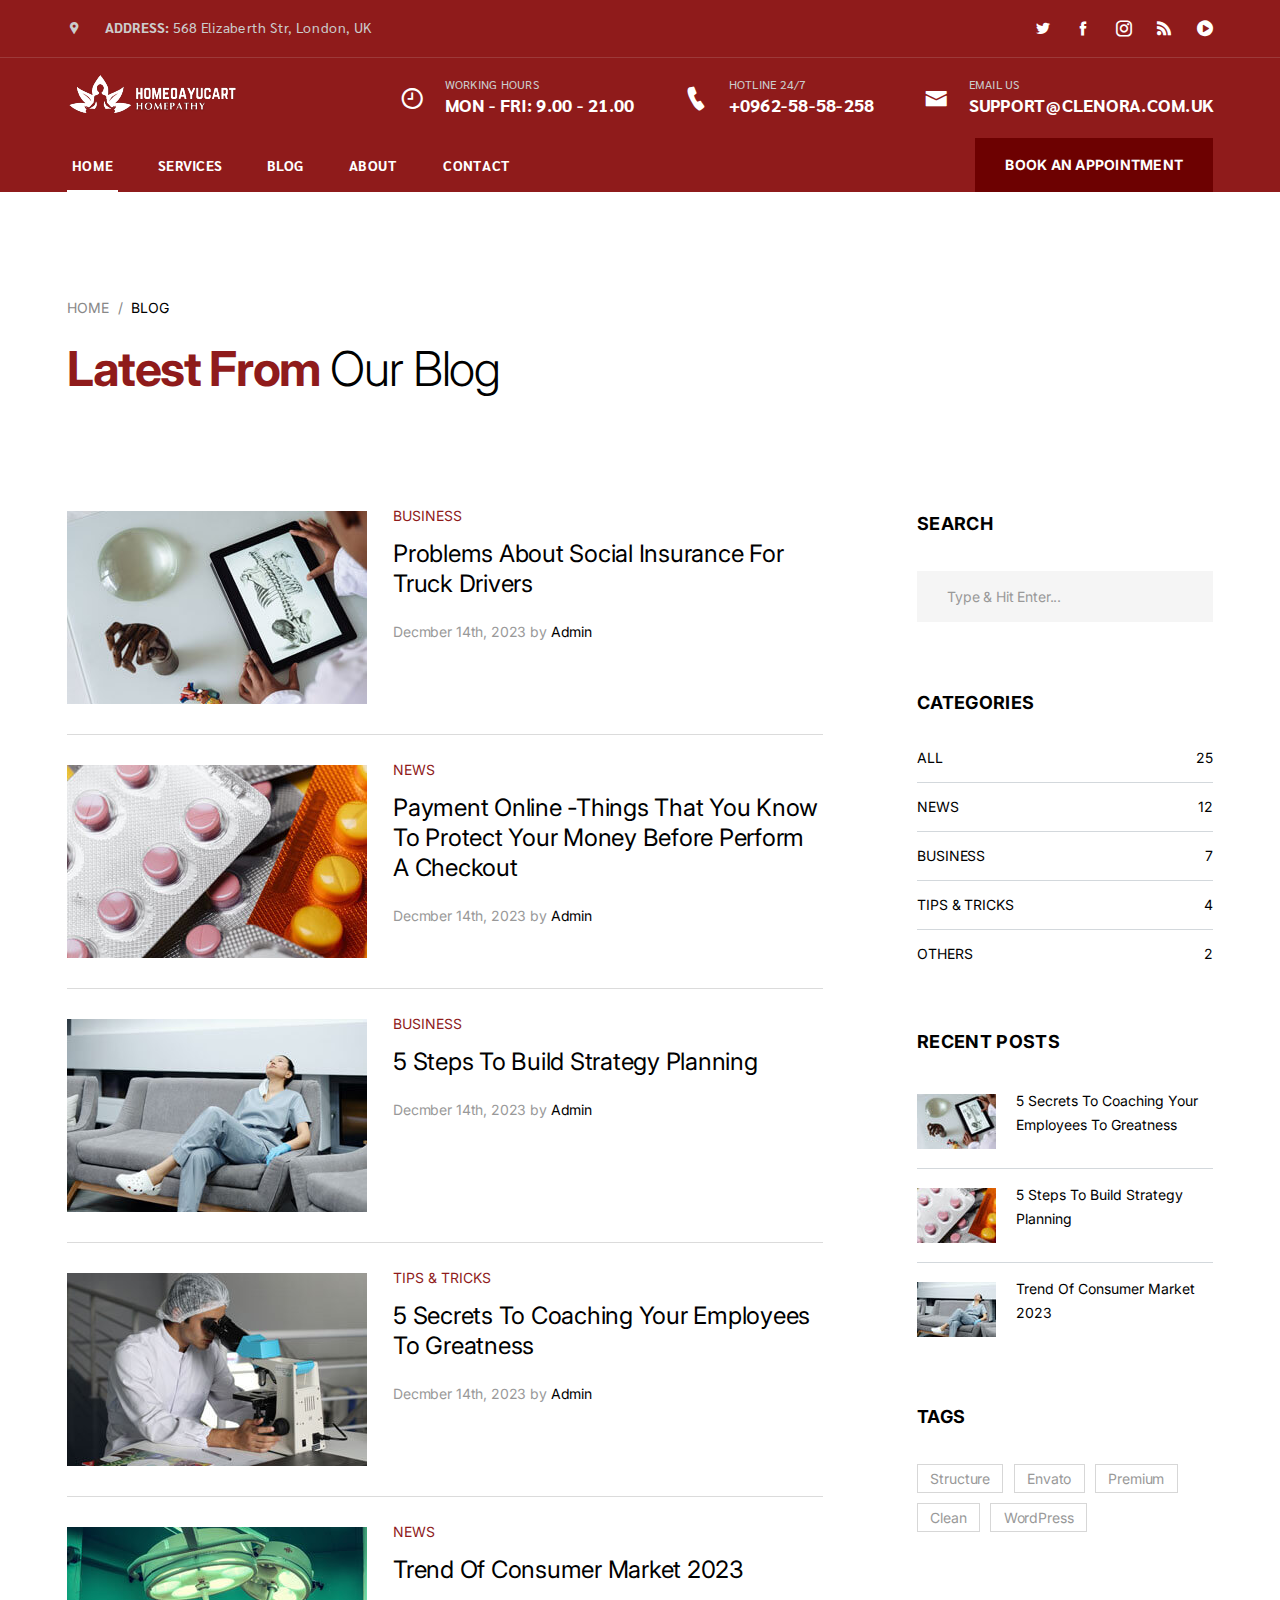
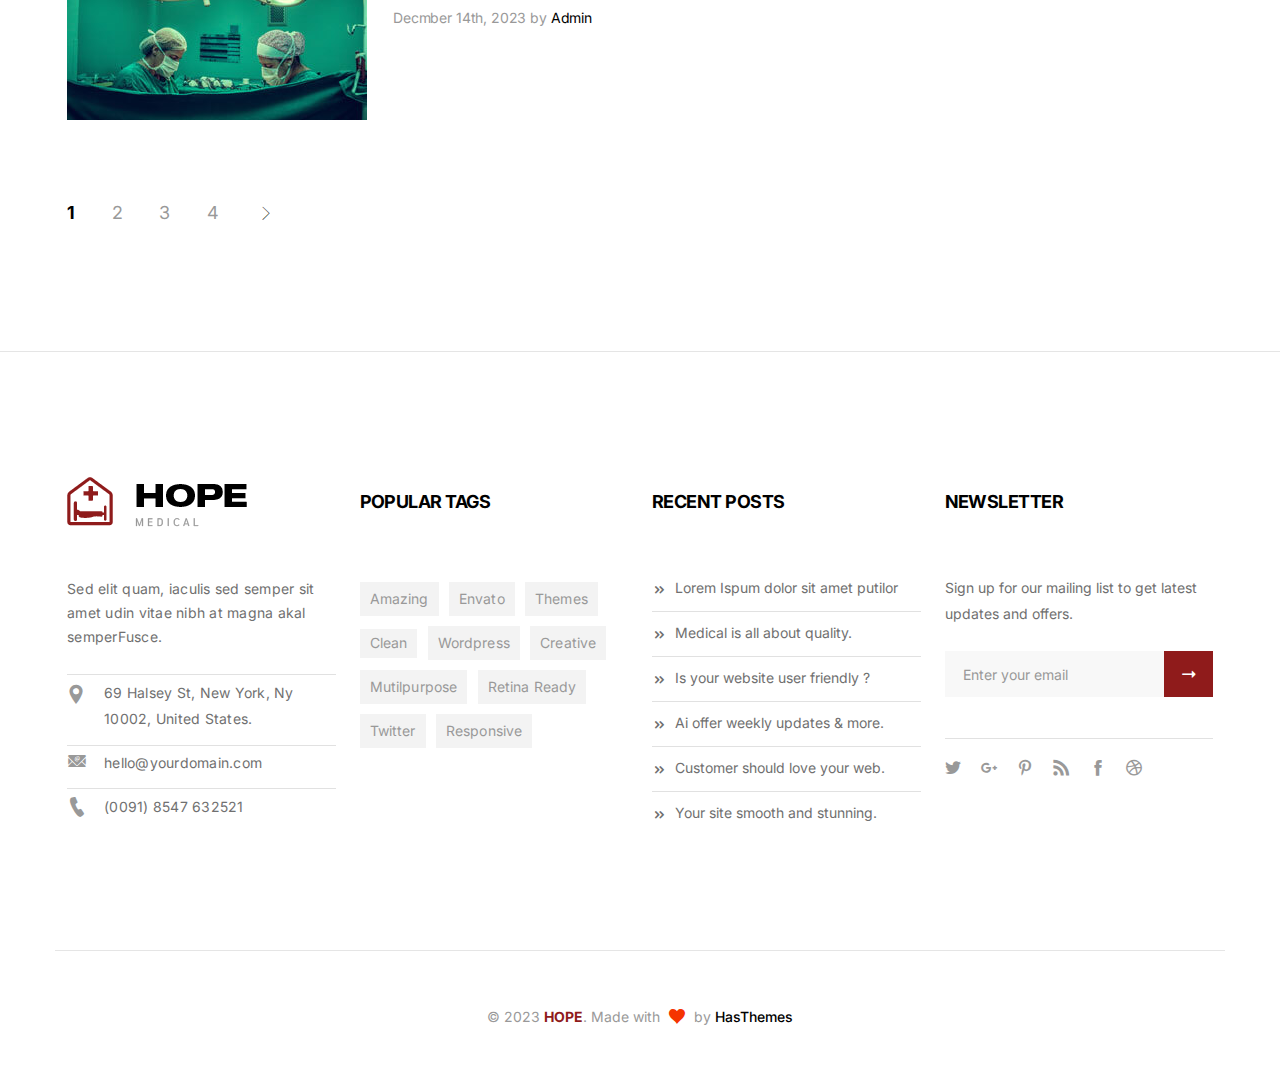
<file: blog.html>
<!DOCTYPE html>
<html lang="en">

<head>
    <meta charset="utf-8">
    <meta http-equiv="X-UA-Compatible" content="IE=edge">
    <meta name="viewport" content="width=device-width, initial-scale=1.0" />
    <title>Hope – Health & Medical HTML5 Template</title>
    <!--== Favicon ==-->
    <link rel="shortcut icon" href="assets/img/favicon.ico" type="image/x-icon" />
    <!--== Main Style CSS ==-->
    <link href="assets/css/style.css" rel="stylesheet" />

</head>

<body>

<!--wrapper start-->
<div class="wrapper">

  <!--== Start Preloader Content ==-->
  <div class="preloader-wrap">
  	<div class="preloader">
	    <span class="dot"></span>
	    <div class="dots">
        <span></span>
        <span></span>
        <span></span>
	    </div>
  	</div>
  </div>
  <!--== End Preloader Content ==-->

  <!--== Start Header Wrapper ==-->
  <header class="header">
    <!-- header-top start -->
    <div class="header-top d-none d-lg-block">
      <div class="container">
        <div class="row row-cols-2">
          <div class="col">
            <p>
              <i class="icofont-google-map"></i> <span>ADDRESS:</span> 568
              Elizaberth Str, London, UK
            </p>
          </div>
          <div class="col">
            <ul class="social-links text-end">
              <li>
                <a href="#"><i class="icofont-twitter"></i></a>
              </li>
              <li>
                <a href="#"><i class="icofont-facebook"></i></a>
              </li>
              <li>
                <a href="#"><i class="icofont-instagram"></i></a>
              </li>
              <li>
                <a href="#"><i class="icofont-rss-feed"></i></a>
              </li>
              <li>
                <a href="#"><i class="icofont-play-alt-1"></i></a>
              </li>
            </ul>
          </div>
        </div>
      </div>
    </div>
    <!-- header-top end -->

    <!-- header-middle start -->
    <div class="header-middle mobile-sticky">
      <div class="container">
        <div class="row">
          <div class="col-12">
            <div class="header-middle-content">
              <div class="header-logo">
                <a href="index.html">
                  <img
                    class="sticky-img"
                    src="assets/img/logo.png"
                    alt="Logo"
                  />
                </a>
              </div>
              <ul class="media-wrap d-none d-lg-flex">
                <!-- media-list start -->
                <li class="media media-list">
                  <span class="media-icon"
                    ><i class="icofont-clock-time"></i
                  ></span>
                  <div class="media-content">
                    <span class="media-sub-heading">working hours</span>
                    <span class="media-heading"
                      >MON - FRI: 9.00 - 21.00
                    </span>
                  </div>
                </li>
                <!-- media-list end -->

                <!-- media-list start -->
                <li class="media media-list">
                  <span class="media-icon"
                    ><i class="icofont-ui-call"></i
                  ></span>
                  <div class="media-content">
                    <span class="media-sub-heading">hotline 24/7</span>
                    <a class="media-heading" href="tel:+0962-58-58-258"
                      >+0962-58-58-258</a
                    >
                  </div>
                </li>
                <!-- media-list end -->

                <!-- media-list start -->
                <li class="media media-list">
                  <span class="media-icon"
                    ><i class="icofont-envelope"></i
                  ></span>
                  <div class="media-content">
                    <span class="media-sub-heading">email us</span>
                    <a
                      class="media-heading"
                      href="mailto:support@clenora.com.uk"
                      >support@clenora.com.uk</a
                    >
                  </div>
                </li>
                <!-- media-list end -->
              </ul>
              <a
                href="#"
                class="book-now-btn d-none d-sm-inline-block d-lg-none"
                >book an appointment</a
              >
              <div class="mobile-menu-toggle d-lg-none">
                <a href="#offcanvas-mobile-menu" class="offcanvas-toggle">
                  <svg viewBox="0 0 800 600">
                    <path
                      d="M300,220 C300,220 520,220 540,220 C740,220 640,540 520,420 C440,340 300,200 300,200"
                      id="top"
                    ></path>
                    <path d="M300,320 L540,320" id="middle"></path>
                    <path
                      d="M300,210 C300,210 520,210 540,210 C740,210 640,530 520,410 C440,330 300,190 300,190"
                      id="bottom"
                      transform="translate(480, 320) scale(1, -1) translate(-480, -318)"
                    ></path>
                  </svg>
                </a>
              </div>
            </div>
          </div>
        </div>
      </div>
    </div>
    <!-- header-middle end -->

    <!-- header-bottom start -->
    <div class="header-bottom d-none d-lg-block">
      <div class="container">
        <div class="row">
          <div class="col-lg-12">
            <div
              class="d-flex flex-wrap align-items-center justify-content-between"
            >
                  <ul class="main-menu">
                    <li class="active">
                      <a class="main-menu-link" href="index.html"
                        >Home</a
                      >
                    </li>
                    <li>
                      <a class="main-menu-link" href="services.html"
                        >Services</a
                      >
                      <ul class="sub-menu">
                        <li>
                          <a class="sub-menu-link" href="services.html"
                            >Services</a
                          >
                        </li>
                        <li>
                          <a class="sub-menu-link" href="service-details.html"
                            >Service Details</a
                          >
                        </li>
                      </ul>
                    </li>

                    <li>
                      <a class="main-menu-link" href="blog.html">Blog</a>
                      <ul class="sub-menu">
                        <li>
                          <a class="sub-menu-link" href="blog.html"
                            >Blog list</a
                          >
                        </li>
                        <li>
                          <a class="sub-menu-link" href="blog-details.html"
                            >Blog Details</a
                          >
                        </li>
                      </ul>
                    </li>

                    <li>
                      <a class="main-menu-link" href="about.html">About</a>
                    </li>
                    <li>
                      <a class="main-menu-link" href="contact.html">Contact</a>
                    </li>
                    
                  </ul>
              <a href="#" class="book-now-btn">book an appointment</a>
            </div>
          </div>
        </div>
      </div>
    </div>
    <!-- header-bottom end -->
    <!-- header-bottom start -->
    <div class="header-bottom sticky-header d-none d-lg-block">
      <div class="container">
        <div class="row">
          <div class="col-lg-12">
            <div
              class="d-flex flex-wrap align-items-center justify-content-between"
            >
                  <ul class="main-menu">
                    <li class="active">
                      <a class="main-menu-link" href="index.html"
                        >Home</a
                      >
                    </li>
                    <li>
                      <a class="main-menu-link" href="services.html"
                        >Services</a
                      >
                      <ul class="sub-menu">
                        <li>
                          <a class="sub-menu-link" href="services.html"
                            >Services</a
                          >
                        </li>
                        <li>
                          <a class="sub-menu-link" href="service-details.html"
                            >Service Details</a
                          >
                        </li>
                      </ul>
                    </li>

                    <li>
                      <a class="main-menu-link" href="blog.html">Blog</a>
                      <ul class="sub-menu">
                        <li>
                          <a class="sub-menu-link" href="blog.html"
                            >Blog list</a
                          >
                        </li>
                        <li>
                          <a class="sub-menu-link" href="blog-details.html"
                            >Blog Details</a
                          >
                        </li>
                      </ul>
                    </li>

                    <li>
                      <a class="main-menu-link" href="about.html">About</a>
                    </li>
                    <li>
                      <a class="main-menu-link" href="contact.html">Contact</a>
                    </li>
                    
                  </ul>
              <a href="#" class="book-now-btn">book an appointment</a>
            </div>
          </div>
        </div>
      </div>
    </div>
    <!-- header-bottom end -->
  </header>
  <!--== End Header Wrapper ==-->

  <main class="main-content site-wrapper-reveal">
    <!--== Start Page Title Area ==-->
    <section class="page-title-area">
      <div class="container">
        <div class="row">
          <div class="col-lg-12">
            <div class="page-title-content content-style3">
              <div class="bread-crumbs bread-crumbs-style2"><a href="index.html">Home<span class="breadcrumb-sep">/</span></a><span class="active text-black">Blog</span></div>
              <h4 class="title"><span>Latest From</span> Our Blog</h4>
            </div>
          </div>
        </div>
      </div>
    </section>
    <!--== End Page Title Area ==-->

    <!--== Start Blog Area Wrapper ==-->
    <section class="blog-area section-py blog-border-bottom">
      <div class="container">
        <div class="row">
          <div class="col-lg-8">
            <div class="post-items-style2">
              <!--== Start Blog Post Item ==-->
              <div class="post-item">
                <div class="thumb">
                  <a href="blog-details.html"><img src="assets/img/blog/m01.jpg" alt="hope-Blog"></a>
                </div>
                <div class="content">
                  <a class="category" href="blog.html">Business</a>
                  <h4 class="title">
                    <a href="blog-details.html">Problems About Social Insurance For Truck Drivers</a>
                  </h4>
                  <div class="meta">Decmber 14th, 2023 by <a class="author" href="blog.html">Admin</a>
                  </div>
                </div>
              </div>
              <!--== End Blog Post Item ==-->

              <!--== Start Blog Post Item ==-->
              <div class="post-item">
                <div class="thumb">
                  <a href="blog-details.html"><img src="assets/img/blog/m02.jpg" alt="hope-Blog"></a>
                </div>
                <div class="content">
                  <a class="category" href="blog.html">News</a>
                  <h4 class="title">
                    <a href="blog-details.html">Payment Online -Things That You Know To Protect Your Money Before Perform A Checkout</a>
                  </h4>
                  <div class="meta">Decmber 14th, 2023 by <a class="author" href="blog.html">Admin</a>
                  </div>
                </div>
              </div>
              <!--== End Blog Post Item ==-->

              <!--== Start Blog Post Item ==-->
              <div class="post-item">
                <div class="thumb">
                  <a href="blog-details.html"><img src="assets/img/blog/m03.jpg" alt="hope-Blog"></a>
                </div>
                <div class="content">
                  <a class="category" href="blog.html">Business</a>
                  <h4 class="title">
                    <a href="blog-details.html">5 Steps To Build Strategy Planning</a>
                  </h4>
                  <div class="meta">Decmber 14th, 2023 by <a class="author" href="blog.html">Admin</a>
                  </div>
                </div>
              </div>
              <!--== End Blog Post Item ==-->

              <!--== Start Blog Post Item ==-->
              <div class="post-item">
                <div class="thumb">
                  <a href="blog-details.html"><img src="assets/img/blog/m04.jpg" alt="hope-Blog"></a>
                </div>
                <div class="content">
                  <a class="category" href="blog.html">Tips & tricks</a>
                  <h4 class="title">
                    <a href="blog-details.html">5 Secrets To Coaching Your Employees To Greatness</a>
                  </h4>
                  <div class="meta">Decmber 14th, 2023 by <a class="author" href="blog.html">Admin</a>
                  </div>
                </div>
              </div>
              <!--== End Blog Post Item ==-->

              <!--== Start Blog Post Item ==-->
              <div class="post-item">
                <div class="thumb">
                  <a href="blog-details.html"><img src="assets/img/blog/m05.jpg" alt="hope-Blog"></a>
                </div>
                <div class="content">
                  <a class="category" href="blog.html">News</a>
                  <h4 class="title">
                    <a href="blog-details.html">Trend Of Consumer Market 2023</a>
                  </h4>
                  <div class="meta">Decmber 14th, 2023 by <a class="author" href="blog.html">Admin</a>
                  </div>
                </div>
              </div>
              <!--== End Blog Post Item ==-->
            </div>
            <div class="pagination-area mb-md-80">
              <nav>
                <ul class="page-numbers">
                  <li>
                    <span class="page-number current">1</span>
                  </li>
                  <li>
                    <a class="page-number" href="#">2</a>
                  </li>
                  <li>
                    <a class="page-number" href="#">3</a>
                  </li>
                  <li>
                    <a class="page-number" href="#">4</a>
                  </li>
                  <li>
                    <a class="page-number next" href="#">
                      <i class="icofont-thin-right"></i>
                    </a>
                  </li>
                </ul>
              </nav>
            </div>
          </div>
          <div class="col-lg-4">
            <!--== Start Sidebar Wrapper ==-->
            <div class="sidebar-wrapper blog-sidebar-wrapper">
              <!--== Start Sidebar Item ==-->
              <div class="widget-item">
                <h4 class="widget-title">Search</h4>
                <div class="widget-search-box">
                  <form action="#" method="post">
                    <input type="text" id="search" placeholder="Type & Hit Enter...">
                  </form>
                </div>
              </div>
              <!--== Start Sidebar Item ==-->

              <!--== Start Sidebar Item ==-->
              <div class="widget-item">
                <h4 class="widget-title">Categories</h4>
                <div class="widget-categories">
                  <ul>
                    <li><a href="#/">All <span>25</span></a></li>
                    <li><a href="#/">News <span>12</span></a></li>
                    <li><a href="#/">Business <span>7</span></a></li>
                    <li><a href="#/">Tips & tricks <span>4</span></a></li>
                    <li><a href="#/">Others <span>2</span></a></li>
                  </ul>
                </div>
              </div>
              <!--== End Sidebar Item ==-->

              <!--== Start Sidebar Item ==-->
              <div class="widget-item">
                <h4 class="widget-title">Recent posts</h4>
                <div class="widget-blog-post">
                  <ul>
                    <li>
                      <div class="thumb">
                        <img src="assets/img/blog/s01.jpg" alt="hope-Blog">
                      </div>
                      <div class="content">
                        <a href="blog-details.html">5 Secrets To Coaching Your Employees To Greatness</a>
                      </div>
                    </li>
                    <li>
                      <div class="thumb">
                        <img src="assets/img/blog/s02.jpg" alt="hope-Blog">
                      </div>
                      <div class="content">
                        <a href="blog-details.html">5 Steps To Build Strategy Planning</a>
                      </div>
                    </li>
                    <li>
                      <div class="thumb">
                        <img src="assets/img/blog/s03.jpg" alt="hope-Blog">
                      </div>
                      <div class="content">
                        <a href="blog-details.html">Trend Of Consumer Market 2023</a>
                      </div>
                    </li>
                  </ul>
                </div>
              </div>
              <!--== End Sidebar Item ==-->

              <!--== Start Sidebar Item ==-->
              <div class="widget-item">
                <h4 class="widget-title">TAGS</h4>
                <div class="widget-tags tags-style2">
                  <ul>
                    <li><a href="#/">Structure</a></li>
                    <li><a href="#/">Envato</a></li>
                    <li><a href="#/">Premium</a></li>
                    <li><a href="#/">Clean</a></li>
                    <li><a href="#/">WordPress</a></li>
                  </ul>
                </div>
              </div>
              <!--== End Sidebar Item ==-->
            </div>
            <!--== End Sidebar Wrapper ==-->
          </div>
        </div>
      </div>
    </section>
    <!--== End Blog Area Wrapper ==-->
  </main>

  <!--== Start Footer Area Wrapper ==-->
  <footer class="footer-area">
    <div class="container">
      <div class="row">
        <div class="col-sm-6 col-md-5 col-lg-4 col-xl-3">
          <div class="widget-item">
            <div class="about-widget">
              <a class="footer-logo" href="index.html">
                <img src="assets/img/logo-dark.png" alt="Logo" />
              </a>
              <p class="mb-0">
                Sed elit quam, iaculis sed semper sit amet udin vitae nibh
                at magna akal semperFusce.
              </p>
              <ul class="widget-contact-info">
                <li class="info-address">
                  <i class="icofont-location-pin"></i>69 Halsey St, New
                  York, Ny 10002, United States.
                </li>
                <li class="info-mail">
                  <i class="icofont-email"></i
                  ><a href="mailto://hello@yourdomain.com"
                    >hello@yourdomain.com</a
                  >
                </li>
                <li class="info-phone">
                  <i class="icofont-ui-call"></i
                  ><a href="tel://(0091)8547632521">(0091) 8547 632521</a>
                </li>
              </ul>
            </div>
          </div>
        </div>
        <div
          class="col-sm-6 col-md-6 offset-md-1 col-lg-3 offset-lg-0 col-xl-3 d-lg-none d-xl-block"
        >
          <div class="widget-item d-inline-block">
            <h4 class="widget-title line-bottom">Popular Tags</h4>
            <div class="widget-tags">
              <ul>
                <li><a href="#/">Amazing</a></li>
                <li><a href="#/">Envato</a></li>
                <li><a href="#/">Themes</a></li>
                <li><a href="#/">Clean</a></li>
                <li><a href="#/">Wordpress</a></li>
                <li><a href="#/">Creative</a></li>
                <li><a href="#/">Mutilpurpose</a></li>
                <li><a href="#/">Retina Ready</a></li>
                <li><a href="#/">Twitter</a></li>
                <li><a href="#/">Responsive</a></li>
              </ul>
            </div>
          </div>
        </div>
        <div class="col-sm-6 col-md-5 col-lg-4 col-xl-3">
          <div class="widget-item">
            <h4 class="widget-title line-bottom">Recent Posts</h4>
            <nav class="widget-posts">
              <ul class="posts-item">
                <li>
                  <a href="blog-details.html"
                    ><i class="icon icofont-rounded-double-right"></i>Lorem
                    Ispum dolor sit amet putilor</a
                  >
                </li>
                <li>
                  <a href="blog-details.html"
                    ><i class="icon icofont-rounded-double-right"></i
                    >Medical is all about quality.</a
                  >
                </li>
                <li>
                  <a href="blog-details.html"
                    ><i class="icon icofont-rounded-double-right"></i>Is
                    your website user friendly ?</a
                  >
                </li>
                <li>
                  <a href="blog-details.html"
                    ><i class="icon icofont-rounded-double-right"></i>Ai
                    offer weekly updates & more.</a
                  >
                </li>
                <li>
                  <a href="blog-details.html"
                    ><i class="icon icofont-rounded-double-right"></i
                    >Customer should love your web.</a
                  >
                </li>
                <li>
                  <a href="blog-details.html"
                    ><i class="icon icofont-rounded-double-right"></i>Your
                    site smooth and stunning.</a
                  >
                </li>
              </ul>
            </nav>
          </div>
        </div>
        <div
          class="col-sm-6 col-md-6 offset-md-1 col-lg-4 offset-lg-0 col-xl-3"
        >
          <div class="widget-item">
            <h4 class="widget-title line-bottom">Newsletter</h4>
            <div class="widget-newsletter">
              <p>
                Sign up for our mailing list to get latest updates and
                offers.
              </p>
              <form class="newsletter-form input-btn-group">
                <input
                  class="form-control"
                  type="text"
                  placeholder="Enter your email"
                />
                <button class="btn btn-theme" type="button">
                  <i class="icofont-long-arrow-right"></i>
                </button>
              </form>
            </div>
            <div class="widget-social-icons">
              <a href="#"><i class="icofont-twitter"></i></a>
              <a href="#"><i class="icofont-google-plus"></i></a>
              <a href="#"><i class="icofont-pinterest"></i></a>
              <a href="#"><i class="icofont-rss"></i></a>
              <a href="#"><i class="icofont-facebook"></i></a>
              <a href="#"><i class="icofont-dribbble"></i></a>
            </div>
          </div>
        </div>
      </div>
    </div>
    <div class="footer-bottom">
      <div class="container">
        <div class="row text-center">
          <div class="col-sm-12">
            <div class="widget-copyright">
              <p>
                &copy; 2023 <span class="text-uppercase">hope</span>. Made
                with <i class="icofont-heart-alt"></i> by
                <a target="_blank" href="https://www.hasthemes.com"
                  >HasThemes</a
                >
              </p>
            </div>
          </div>
        </div>
      </div>
    </div>
  </footer>
  <!--== End Footer Area Wrapper ==-->
  
 <!-- offcanvas-overlay start -->
 <div class="offcanvas-overlay"></div>
 <!-- offcanvas-overlay end -->
 <!-- offcanvas-mobile-menu start -->
 <div id="offcanvas-mobile-menu" class="offcanvas offcanvas-mobile-menu">
   <div class="inner">
     <div class="border-bottom mb-3 pb-3 text-end">
       <button class="offcanvas-close">×</button>
     </div>
     <div class="offcanvas-head mb-3">
       <div class="header-top-offcanvas">
         <p>
           <i class="icofont-google-map"></i> <span>ADDRESS:</span> 568
           Elizaberth Str, London, UK
         </p>
       </div>
     </div>
<nav class="offcanvas-menu">
            <ul>
              <li>
                <a href="#"><span class="menu-text">Home</span></a>
                <ul class="offcanvas-submenu">
                  <li><a href="index.html">Home 1</a></li>
                </ul>
              </li>
              <li>
                <a href="#"><span class="menu-text">Services</span></a>
                <ul class="offcanvas-submenu">
                  <li>
                    <a href="services.html">Service</a>
                  </li>
                  <li>
                    <a href="service-details.html">service details</a>
                  </li>
                </ul>
              </li>

              <li>
                <a href="#"><span class="menu-text">blog</span></a>
                <ul class="offcanvas-submenu">
                  <li>
                    <a href="blog.html">Blog list</a>
                  </li>
                  <li>
                    <a href="blog-details.html">Blog details</a>
                  </li>
                </ul>
              </li>

              <li>
                <a href="about.html">about</a>
              </li>

              <li><a href="contact.html">Contact Us</a></li>
            </ul>
          </nav>
     <div class="offcanvas-social my-4">
       <ul>
         <li>
           <a href="#"><i class="icofont-twitter"></i></a>
         </li>
         <li>
           <a href="#"><i class="icofont-facebook"></i></a>
         </li>
         <li>
           <a href="#"><i class="icofont-instagram"></i></a>
         </li>
         <li>
           <a href="#"><i class="icofont-rss-feed"></i></a>
         </li>
         <li>
           <a href="#"><i class="icofont-play-alt-1"></i></a>
         </li>
       </ul>
     </div>

     <ul class="media-wrap">
       <!-- media-list start -->
       <li class="media media-list">
         <span class="media-icon"><i class="icofont-clock-time"></i></span>
         <div class="media-content">
           <span class="media-sub-heading">working hours</span>
           <span class="media-heading">MON - FRI: 9.00 - 21.00 </span>
         </div>
       </li>
       <!-- media-list end -->

       <!-- media-list start -->
       <li class="media media-list">
         <span class="media-icon"><i class="icofont-ui-call"></i></span>
         <div class="media-content">
           <span class="media-sub-heading">hotline 24/7</span>
           <a class="media-heading" href="tel:+0962-58-58-258"
             >+0962-58-58-258</a
           >
         </div>
       </li>
       <!-- media-list end -->

       <!-- media-list start -->
       <li class="media media-list">
         <span class="media-icon"><i class="icofont-envelope"></i></span>
         <div class="media-content">
           <span class="media-sub-heading">email us</span>
           <a class="media-heading" href="mailto:support@clenora.com.uk"
             >support@clenora.com.uk</a
           >
         </div>
       </li>
       <!-- media-list end -->
     </ul>
   </div>
 </div>
 <!-- offcanvas-mobile-menu end -->

  <!--== Scroll Top Button ==-->
  <div class="scroll-to-top"><span class="icofont-rounded-up"></span></div>
 
</div>

<!-- all js -->

<!--=== Modernizr Min Js ===-->
<script src="assets/js/modernizr.js"></script>
<!--=== jQuery Min Js ===-->
<script src="assets/js/jquery-3.6.0.min.js"></script>
<!--=== jQuery Migration Min Js ===-->
<script src="assets/js/jquery-migrate-3.3.2.min.js"></script>
<!--=== Bootstrap Min Js ===-->
<script src="assets/js/bootstrap.bundle.min.js"></script>
<!--=== jquery UI Min Js ===-->
<script src="assets/js/jquery-ui.min.js"></script>
<!--=== Plugin Collection Js ===-->
<script src="assets/js/plugincollection.js"></script>
<!--=== Custom Js ===-->
<script src="assets/js/custom.js"></script>

</body>

</html>
</file>
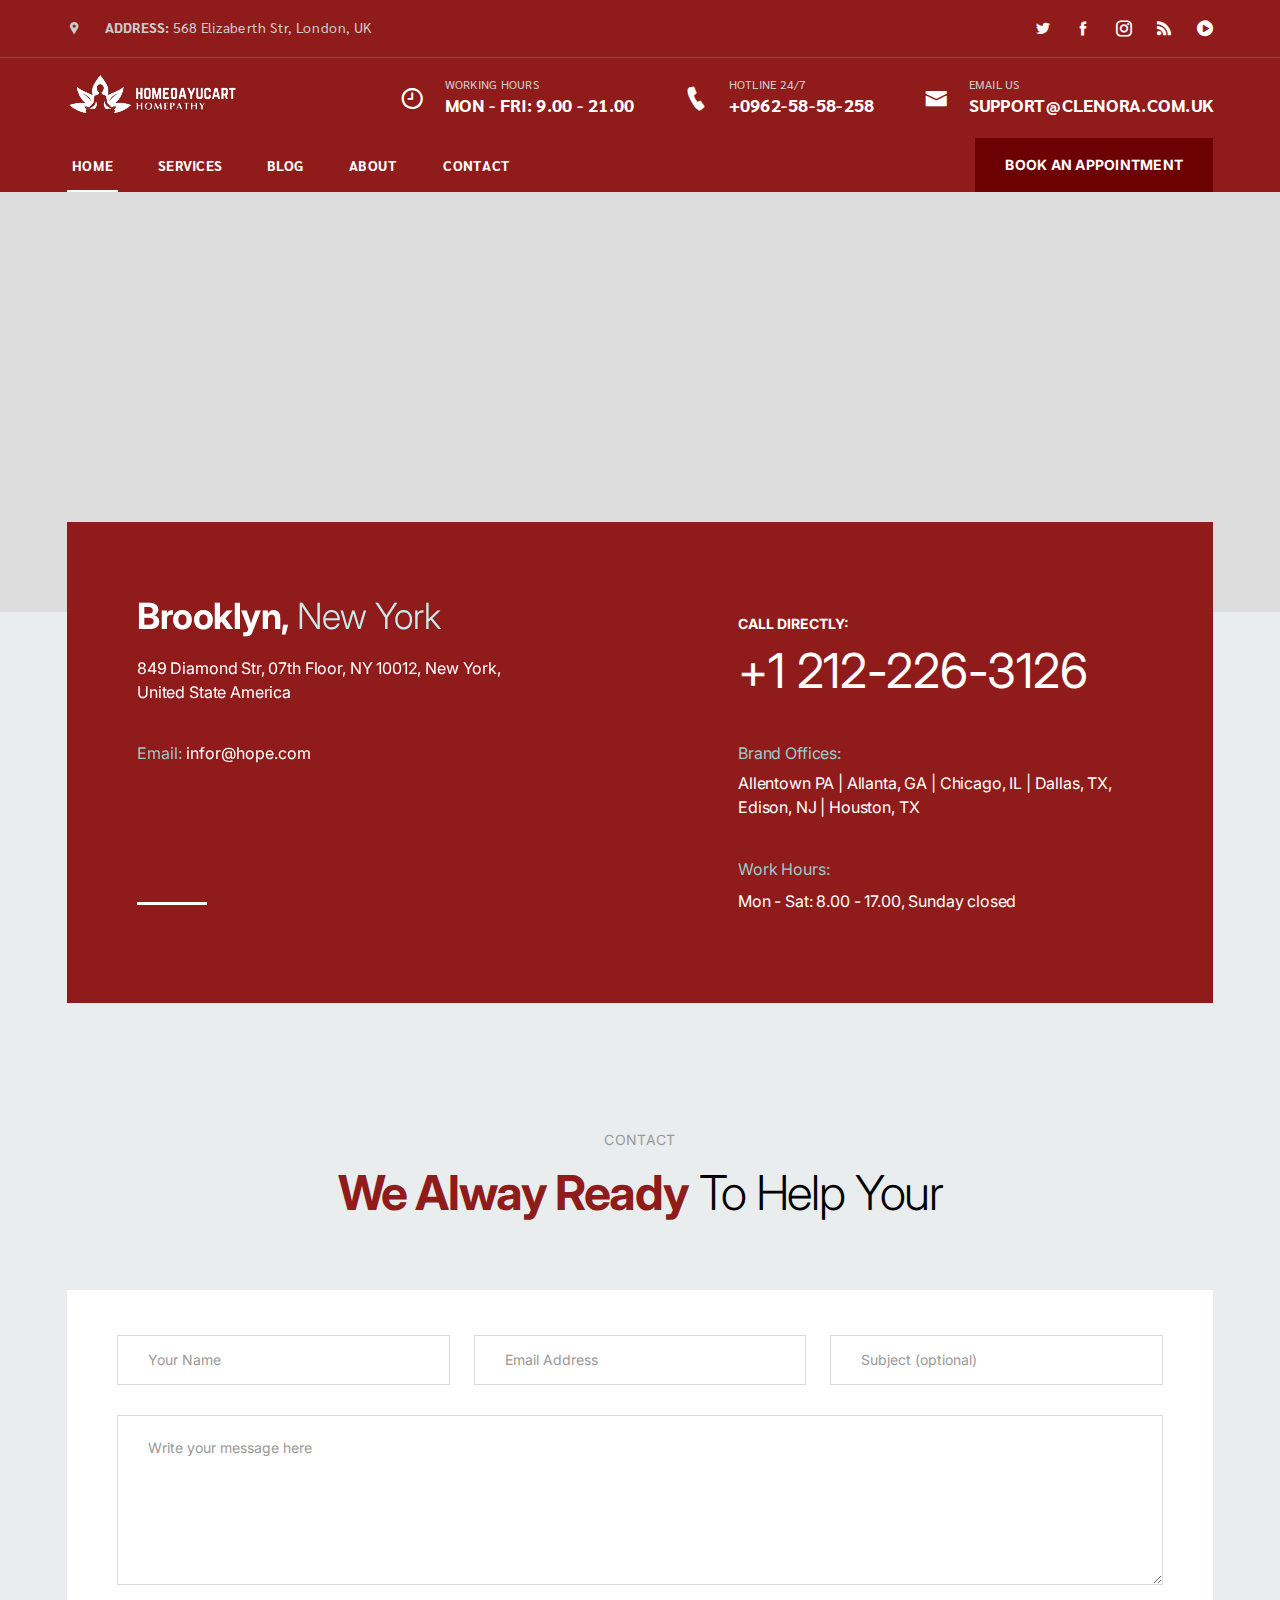
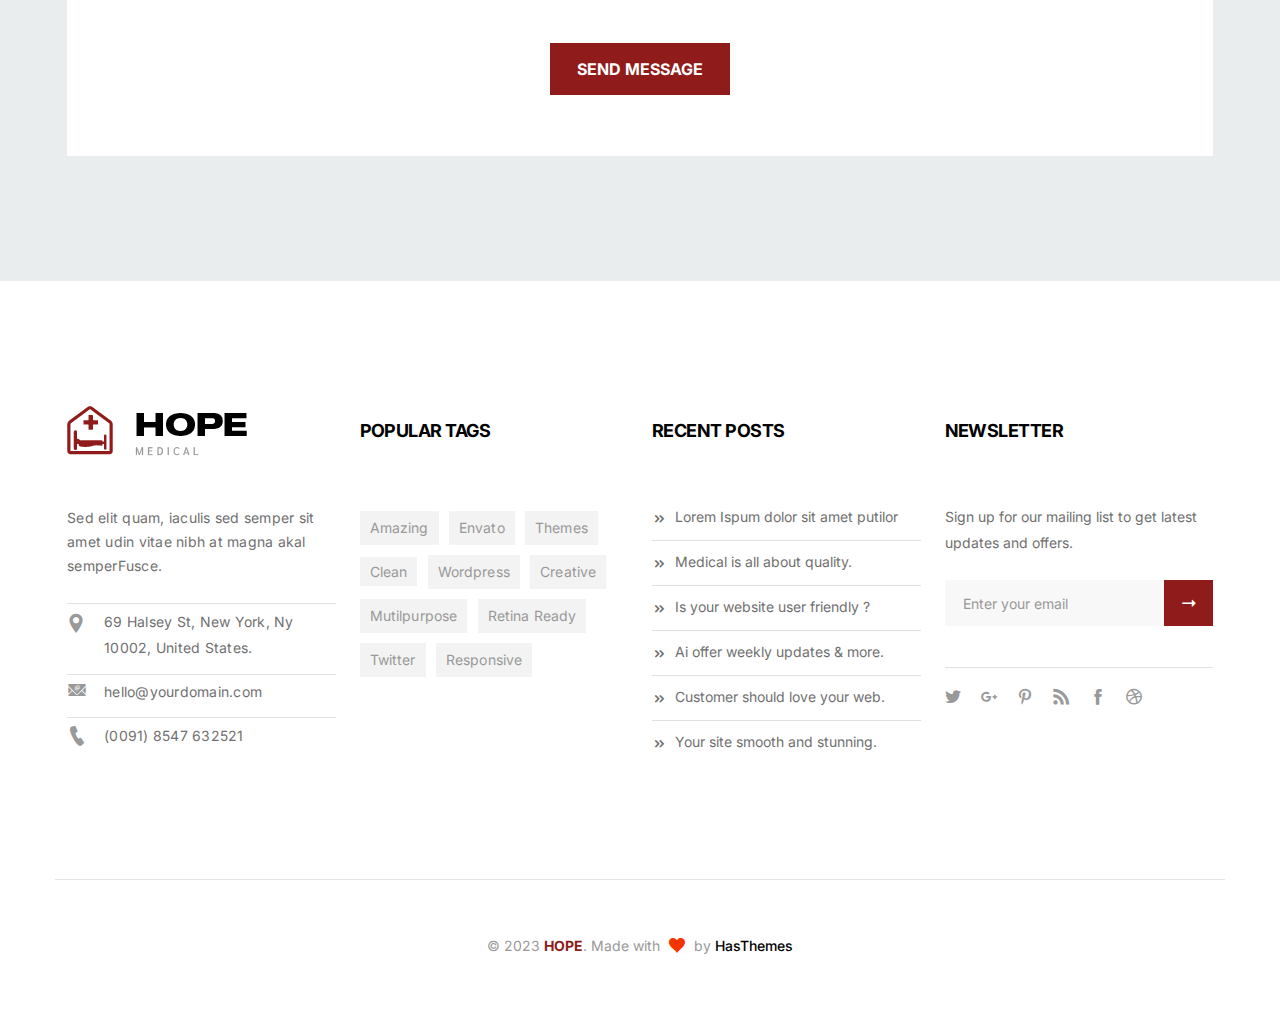
<file: contact.html>
<!DOCTYPE html>
<html lang="en">
  <head>
    <meta charset="utf-8" />
    <meta http-equiv="X-UA-Compatible" content="IE=edge" />
    <meta name="viewport" content="width=device-width, initial-scale=1.0" />
    <title>Hope – Health & Medical HTML5 Template</title>
    <!--== Favicon ==-->
    <link
      rel="shortcut icon"
      href="assets/img/favicon.ico"
      type="image/x-icon"
    />
    <!--== Main Style CSS ==-->
    <link href="assets/css/style.css" rel="stylesheet" />
  </head>

  <body>
    <!--wrapper start-->
    <div class="wrapper">
      <!--== Start Preloader Content ==-->
      <div class="preloader-wrap">
        <div class="preloader">
          <span class="dot"></span>
          <div class="dots">
            <span></span>
            <span></span>
            <span></span>
          </div>
        </div>
      </div>
      <!--== End Preloader Content ==-->

      <!--== Start Header Wrapper ==-->
      <header class="header">
        <!-- header-top start -->
        <div class="header-top d-none d-lg-block">
          <div class="container">
            <div class="row row-cols-2">
              <div class="col">
                <p>
                  <i class="icofont-google-map"></i> <span>ADDRESS:</span> 568
                  Elizaberth Str, London, UK
                </p>
              </div>
              <div class="col">
                <ul class="social-links text-end">
                  <li>
                    <a href="#"><i class="icofont-twitter"></i></a>
                  </li>
                  <li>
                    <a href="#"><i class="icofont-facebook"></i></a>
                  </li>
                  <li>
                    <a href="#"><i class="icofont-instagram"></i></a>
                  </li>
                  <li>
                    <a href="#"><i class="icofont-rss-feed"></i></a>
                  </li>
                  <li>
                    <a href="#"><i class="icofont-play-alt-1"></i></a>
                  </li>
                </ul>
              </div>
            </div>
          </div>
        </div>
        <!-- header-top end -->

        <!-- header-middle start -->
        <div class="header-middle mobile-sticky">
          <div class="container">
            <div class="row">
              <div class="col-12">
                <div class="header-middle-content">
                  <div class="header-logo">
                    <a href="index.html">
                      <img
                        class="sticky-img"
                        src="assets/img/logo.png"
                        alt="Logo"
                      />
                    </a>
                  </div>
                  <ul class="media-wrap d-none d-lg-flex">
                    <!-- media-list start -->
                    <li class="media media-list">
                      <span class="media-icon"
                        ><i class="icofont-clock-time"></i
                      ></span>
                      <div class="media-content">
                        <span class="media-sub-heading">working hours</span>
                        <span class="media-heading"
                          >MON - FRI: 9.00 - 21.00
                        </span>
                      </div>
                    </li>
                    <!-- media-list end -->

                    <!-- media-list start -->
                    <li class="media media-list">
                      <span class="media-icon"
                        ><i class="icofont-ui-call"></i
                      ></span>
                      <div class="media-content">
                        <span class="media-sub-heading">hotline 24/7</span>
                        <a class="media-heading" href="tel:+0962-58-58-258"
                          >+0962-58-58-258</a
                        >
                      </div>
                    </li>
                    <!-- media-list end -->

                    <!-- media-list start -->
                    <li class="media media-list">
                      <span class="media-icon"
                        ><i class="icofont-envelope"></i
                      ></span>
                      <div class="media-content">
                        <span class="media-sub-heading">email us</span>
                        <a
                          class="media-heading"
                          href="mailto:support@clenora.com.uk"
                          >support@clenora.com.uk</a
                        >
                      </div>
                    </li>
                    <!-- media-list end -->
                  </ul>
                  <a
                    href="#"
                    class="book-now-btn d-none d-sm-inline-block d-lg-none"
                    >book an appointment</a
                  >
                  <div class="mobile-menu-toggle d-lg-none">
                    <a href="#offcanvas-mobile-menu" class="offcanvas-toggle">
                      <svg viewBox="0 0 800 600">
                        <path
                          d="M300,220 C300,220 520,220 540,220 C740,220 640,540 520,420 C440,340 300,200 300,200"
                          id="top"
                        ></path>
                        <path d="M300,320 L540,320" id="middle"></path>
                        <path
                          d="M300,210 C300,210 520,210 540,210 C740,210 640,530 520,410 C440,330 300,190 300,190"
                          id="bottom"
                          transform="translate(480, 320) scale(1, -1) translate(-480, -318)"
                        ></path>
                      </svg>
                    </a>
                  </div>
                </div>
              </div>
            </div>
          </div>
        </div>
        <!-- header-middle end -->

        <!-- header-bottom start -->
        <div class="header-bottom d-none d-lg-block">
          <div class="container">
            <div class="row">
              <div class="col-lg-12">
                <div
                  class="d-flex flex-wrap align-items-center justify-content-between"
                >
                  <ul class="main-menu">
                    <li class="active">
                      <a class="main-menu-link" href="index.html"
                        >Home</a
                      >
                    </li>
                    <li>
                      <a class="main-menu-link" href="services.html"
                        >Services</a
                      >
                      <ul class="sub-menu">
                        <li>
                          <a class="sub-menu-link" href="services.html"
                            >Services</a
                          >
                        </li>
                        <li>
                          <a class="sub-menu-link" href="service-details.html"
                            >Service Details</a
                          >
                        </li>
                      </ul>
                    </li>

                    <li>
                      <a class="main-menu-link" href="blog.html">Blog</a>
                      <ul class="sub-menu">
                        <li>
                          <a class="sub-menu-link" href="blog.html"
                            >Blog list</a
                          >
                        </li>
                        <li>
                          <a class="sub-menu-link" href="blog-details.html"
                            >Blog Details</a
                          >
                        </li>
                      </ul>
                    </li>

                    <li>
                      <a class="main-menu-link" href="about.html">About</a>
                    </li>
                    <li>
                      <a class="main-menu-link" href="contact.html">Contact</a>
                    </li>
                    
                  </ul>
                  <a href="#" class="book-now-btn">book an appointment</a>
                </div>
              </div>
            </div>
          </div>
        </div>
        <!-- header-bottom end -->
        <!-- header-bottom start -->
        <div class="header-bottom sticky-header d-none d-lg-block">
          <div class="container">
            <div class="row">
              <div class="col-lg-12">
                <div
                  class="d-flex flex-wrap align-items-center justify-content-between"
                >
                  <ul class="main-menu">
                    <li class="active">
                      <a class="main-menu-link" href="index.html"
                        >Home</a
                      >
                    </li>
                    <li>
                      <a class="main-menu-link" href="services.html"
                        >Services</a
                      >
                      <ul class="sub-menu">
                        <li>
                          <a class="sub-menu-link" href="services.html"
                            >Services</a
                          >
                        </li>
                        <li>
                          <a class="sub-menu-link" href="service-details.html"
                            >Service Details</a
                          >
                        </li>
                      </ul>
                    </li>

                    <li>
                      <a class="main-menu-link" href="blog.html">Blog</a>
                      <ul class="sub-menu">
                        <li>
                          <a class="sub-menu-link" href="blog.html"
                            >Blog list</a
                          >
                        </li>
                        <li>
                          <a class="sub-menu-link" href="blog-details.html"
                            >Blog Details</a
                          >
                        </li>
                      </ul>
                    </li>

                    <li>
                      <a class="main-menu-link" href="about.html">About</a>
                    </li>
                    <li>
                      <a class="main-menu-link" href="contact.html">Contact</a>
                    </li>
                    
                  </ul>
                  <a href="#" class="book-now-btn">book an appointment</a>
                </div>
              </div>
            </div>
          </div>
        </div>
        <!-- header-bottom end -->
      </header>
      <!--== End Header Wrapper ==-->

      <main class="main-content site-wrapper-reveal">
        <!--== Start Map Area Wrapper ==-->
        <div class="contact-map-area">
          <iframe
            src="https://www.google.com/maps/embed?pb=!1m18!1m12!1m3!1d3151.8402891185374!2d144.95373631590425!3d-37.81720974201477!2m3!1f0!2f0!3f0!3m2!1i1024!2i768!4f13.1!3m3!1m2!1s0x6ad65d4c2b349649%3A0xb6899234e561db11!2sEnvato!5e0!3m2!1sen!2ssg!4v1607294780661!5m2!1sen!2ssg"
          ></iframe>
        </div>
        <!--== End Map Area Wrapper ==-->

        <!--== Start Contact Area ==-->
        <section class="contact-area">
          <div class="container">
            <div class="row">
              <div class="col-lg-12">
                <div class="contact-info-content">
                  <div class="info-address">
                    <h2 class="title">Brooklyn, <span>New York</span></h2>
                    <p>
                      849 Diamond Str, 07th Floor, NY 10012, New York, United
                      State America
                    </p>
                    <a href="mailto://hello@yourdomain.com"
                      ><span>Email:</span> infor@hope.com</a
                    >
                  </div>
                  <div class="brand-office">
                    <div class="info-tem style-two">
                      <h6>Call directly:</h6>
                      <p>+1 212-226-3126</p>
                    </div>
                    <div class="info-tem">
                      <h6>Brand Offices:</h6>
                      <p>
                        Allentown PA | Allanta, GA | Chicago, IL | Dallas, TX,
                        Edison, NJ | Houston, TX
                      </p>
                    </div>
                    <div class="info-tem mb-0">
                      <h6>Work Hours:</h6>
                      <p>Mon - Sat: 8.00 - 17.00, Sunday closed</p>
                    </div>
                  </div>
                </div>
              </div>
            </div>
            <div class="row">
              <div class="col-lg-12">
                <div class="contact-form">
                  <div class="section-title text-center">
                    <p>Contact</p>
                    <h2 class="title">
                      <span> We Alway Ready</span> To Help Your
                    </h2>
                  </div>
                  <form
                    class="contact-form-wrapper"
                    id="contact-form"
                    action="http://whizthemes.com/mail-php/raju/arden/mail.php"
                    method="post"
                  >
                    <div class="row">
                      <div class="col-md-4">
                        <div class="form-group">
                          <input
                            class="form-control"
                            type="text"
                            name="con_name"
                            placeholder="Your Name"
                          />
                        </div>
                      </div>
                      <div class="col-md-4">
                        <div class="form-group">
                          <input
                            class="form-control"
                            type="email"
                            name="con_email"
                            placeholder="Email Address"
                          />
                        </div>
                      </div>
                      <div class="col-md-4">
                        <div class="form-group">
                          <input
                            class="form-control"
                            type="text"
                            name="con_subject"
                            placeholder="Subject (optional)"
                          />
                        </div>
                      </div>
                      <div class="col-md-12">
                        <div class="form-group mb-0">
                          <textarea
                            name="con_message"
                            rows="5"
                            placeholder="Write your message here"
                          ></textarea>
                        </div>
                      </div>
                      <div class="col-md-12 text-center">
                        <div class="form-group mb-0">
                          <button class="btn btn-theme btn-block" type="submit">
                            Send Message
                          </button>
                        </div>
                      </div>
                    </div>
                  </form>
                </div>
                <!-- Message Notification -->
                <div class="form-message"></div>
              </div>
            </div>
          </div>
        </section>
        <!--== End Contact Area ==-->
      </main>

      <!--== Start Footer Area Wrapper ==-->
      <footer class="footer-area">
        <div class="container">
          <div class="row">
            <div class="col-sm-6 col-md-5 col-lg-4 col-xl-3">
              <div class="widget-item">
                <div class="about-widget">
                  <a class="footer-logo" href="index.html">
                    <img src="assets/img/logo-dark.png" alt="Logo" />
                  </a>
                  <p class="mb-0">
                    Sed elit quam, iaculis sed semper sit amet udin vitae nibh
                    at magna akal semperFusce.
                  </p>
                  <ul class="widget-contact-info">
                    <li class="info-address">
                      <i class="icofont-location-pin"></i>69 Halsey St, New
                      York, Ny 10002, United States.
                    </li>
                    <li class="info-mail">
                      <i class="icofont-email"></i
                      ><a href="mailto://hello@yourdomain.com"
                        >hello@yourdomain.com</a
                      >
                    </li>
                    <li class="info-phone">
                      <i class="icofont-ui-call"></i
                      ><a href="tel://(0091)8547632521">(0091) 8547 632521</a>
                    </li>
                  </ul>
                </div>
              </div>
            </div>
            <div
              class="col-sm-6 col-md-6 offset-md-1 col-lg-3 offset-lg-0 col-xl-3 d-lg-none d-xl-block"
            >
              <div class="widget-item d-inline-block">
                <h4 class="widget-title line-bottom">Popular Tags</h4>
                <div class="widget-tags">
                  <ul>
                    <li><a href="#/">Amazing</a></li>
                    <li><a href="#/">Envato</a></li>
                    <li><a href="#/">Themes</a></li>
                    <li><a href="#/">Clean</a></li>
                    <li><a href="#/">Wordpress</a></li>
                    <li><a href="#/">Creative</a></li>
                    <li><a href="#/">Mutilpurpose</a></li>
                    <li><a href="#/">Retina Ready</a></li>
                    <li><a href="#/">Twitter</a></li>
                    <li><a href="#/">Responsive</a></li>
                  </ul>
                </div>
              </div>
            </div>
            <div class="col-sm-6 col-md-5 col-lg-4 col-xl-3">
              <div class="widget-item">
                <h4 class="widget-title line-bottom">Recent Posts</h4>
                <nav class="widget-posts">
                  <ul class="posts-item">
                    <li>
                      <a href="blog-details.html"
                        ><i class="icon icofont-rounded-double-right"></i>Lorem
                        Ispum dolor sit amet putilor</a
                      >
                    </li>
                    <li>
                      <a href="blog-details.html"
                        ><i class="icon icofont-rounded-double-right"></i
                        >Medical is all about quality.</a
                      >
                    </li>
                    <li>
                      <a href="blog-details.html"
                        ><i class="icon icofont-rounded-double-right"></i>Is
                        your website user friendly ?</a
                      >
                    </li>
                    <li>
                      <a href="blog-details.html"
                        ><i class="icon icofont-rounded-double-right"></i>Ai
                        offer weekly updates & more.</a
                      >
                    </li>
                    <li>
                      <a href="blog-details.html"
                        ><i class="icon icofont-rounded-double-right"></i
                        >Customer should love your web.</a
                      >
                    </li>
                    <li>
                      <a href="blog-details.html"
                        ><i class="icon icofont-rounded-double-right"></i>Your
                        site smooth and stunning.</a
                      >
                    </li>
                  </ul>
                </nav>
              </div>
            </div>
            <div
              class="col-sm-6 col-md-6 offset-md-1 col-lg-4 offset-lg-0 col-xl-3"
            >
              <div class="widget-item">
                <h4 class="widget-title line-bottom">Newsletter</h4>
                <div class="widget-newsletter">
                  <p>
                    Sign up for our mailing list to get latest updates and
                    offers.
                  </p>
                  <form class="newsletter-form input-btn-group">
                    <input
                      class="form-control"
                      type="text"
                      placeholder="Enter your email"
                    />
                    <button class="btn btn-theme" type="button">
                      <i class="icofont-long-arrow-right"></i>
                    </button>
                  </form>
                </div>
                <div class="widget-social-icons">
                  <a href="#"><i class="icofont-twitter"></i></a>
                  <a href="#"><i class="icofont-google-plus"></i></a>
                  <a href="#"><i class="icofont-pinterest"></i></a>
                  <a href="#"><i class="icofont-rss"></i></a>
                  <a href="#"><i class="icofont-facebook"></i></a>
                  <a href="#"><i class="icofont-dribbble"></i></a>
                </div>
              </div>
            </div>
          </div>
        </div>
        <div class="footer-bottom">
          <div class="container">
            <div class="row text-center">
              <div class="col-sm-12">
                <div class="widget-copyright">
                  <p>
                    &copy; 2023 <span class="text-uppercase">hope</span>. Made
                    with <i class="icofont-heart-alt"></i> by
                    <a target="_blank" href="https://www.hasthemes.com"
                      >HasThemes</a
                    >
                  </p>
                </div>
              </div>
            </div>
          </div>
        </div>
      </footer>
      <!--== End Footer Area Wrapper ==-->

      <!-- offcanvas-overlay start -->
      <div class="offcanvas-overlay"></div>
      <!-- offcanvas-overlay end -->
      <!-- offcanvas-mobile-menu start -->
      <div id="offcanvas-mobile-menu" class="offcanvas offcanvas-mobile-menu">
        <div class="inner">
          <div class="border-bottom mb-3 pb-3 text-end">
            <button class="offcanvas-close">×</button>
          </div>
          <div class="offcanvas-head mb-3">
            <div class="header-top-offcanvas">
              <p>
                <i class="icofont-google-map"></i> <span>ADDRESS:</span> 568
                Elizaberth Str, London, UK
              </p>
            </div>
          </div>
<nav class="offcanvas-menu">
            <ul>
              <li>
                <a href="#"><span class="menu-text">Home</span></a>
                <ul class="offcanvas-submenu">
                  <li><a href="index.html">Home 1</a></li>
                </ul>
              </li>
              <li>
                <a href="#"><span class="menu-text">Services</span></a>
                <ul class="offcanvas-submenu">
                  <li>
                    <a href="services.html">Service</a>
                  </li>
                  <li>
                    <a href="service-details.html">service details</a>
                  </li>
                </ul>
              </li>

              <li>
                <a href="#"><span class="menu-text">blog</span></a>
                <ul class="offcanvas-submenu">
                  <li>
                    <a href="blog.html">Blog list</a>
                  </li>
                  <li>
                    <a href="blog-details.html">Blog details</a>
                  </li>
                </ul>
              </li>

              <li>
                <a href="about.html">about</a>
              </li>

              <li><a href="contact.html">Contact Us</a></li>
            </ul>
          </nav>
          <div class="offcanvas-social my-4">
            <ul>
              <li>
                <a href="#"><i class="icofont-twitter"></i></a>
              </li>
              <li>
                <a href="#"><i class="icofont-facebook"></i></a>
              </li>
              <li>
                <a href="#"><i class="icofont-instagram"></i></a>
              </li>
              <li>
                <a href="#"><i class="icofont-rss-feed"></i></a>
              </li>
              <li>
                <a href="#"><i class="icofont-play-alt-1"></i></a>
              </li>
            </ul>
          </div>

          <ul class="media-wrap">
            <!-- media-list start -->
            <li class="media media-list">
              <span class="media-icon"><i class="icofont-clock-time"></i></span>
              <div class="media-content">
                <span class="media-sub-heading">working hours</span>
                <span class="media-heading">MON - FRI: 9.00 - 21.00 </span>
              </div>
            </li>
            <!-- media-list end -->

            <!-- media-list start -->
            <li class="media media-list">
              <span class="media-icon"><i class="icofont-ui-call"></i></span>
              <div class="media-content">
                <span class="media-sub-heading">hotline 24/7</span>
                <a class="media-heading" href="tel:+0962-58-58-258"
                  >+0962-58-58-258</a
                >
              </div>
            </li>
            <!-- media-list end -->

            <!-- media-list start -->
            <li class="media media-list">
              <span class="media-icon"><i class="icofont-envelope"></i></span>
              <div class="media-content">
                <span class="media-sub-heading">email us</span>
                <a class="media-heading" href="mailto:support@clenora.com.uk"
                  >support@clenora.com.uk</a
                >
              </div>
            </li>
            <!-- media-list end -->
          </ul>
        </div>
      </div>
      <!-- offcanvas-mobile-menu end -->

      <!--== Scroll Top Button ==-->
      <div class="scroll-to-top"><span class="icofont-rounded-up"></span></div>
    </div>

<!-- all js -->

<!--=== Modernizr Min Js ===-->
<script src="assets/js/modernizr.js"></script>
<!--=== jQuery Min Js ===-->
<script src="assets/js/jquery-3.6.0.min.js"></script>
<!--=== jQuery Migration Min Js ===-->
<script src="assets/js/jquery-migrate-3.3.2.min.js"></script>
<!--=== Bootstrap Min Js ===-->
<script src="assets/js/bootstrap.bundle.min.js"></script>
<!--=== jquery UI Min Js ===-->
<script src="assets/js/jquery-ui.min.js"></script>
<!--=== Plugin Collection Js ===-->
<script src="assets/js/plugincollection.js"></script>
<!--=== Custom Js ===-->
<script src="assets/js/custom.js"></script>

  </body>
</html>
</file>
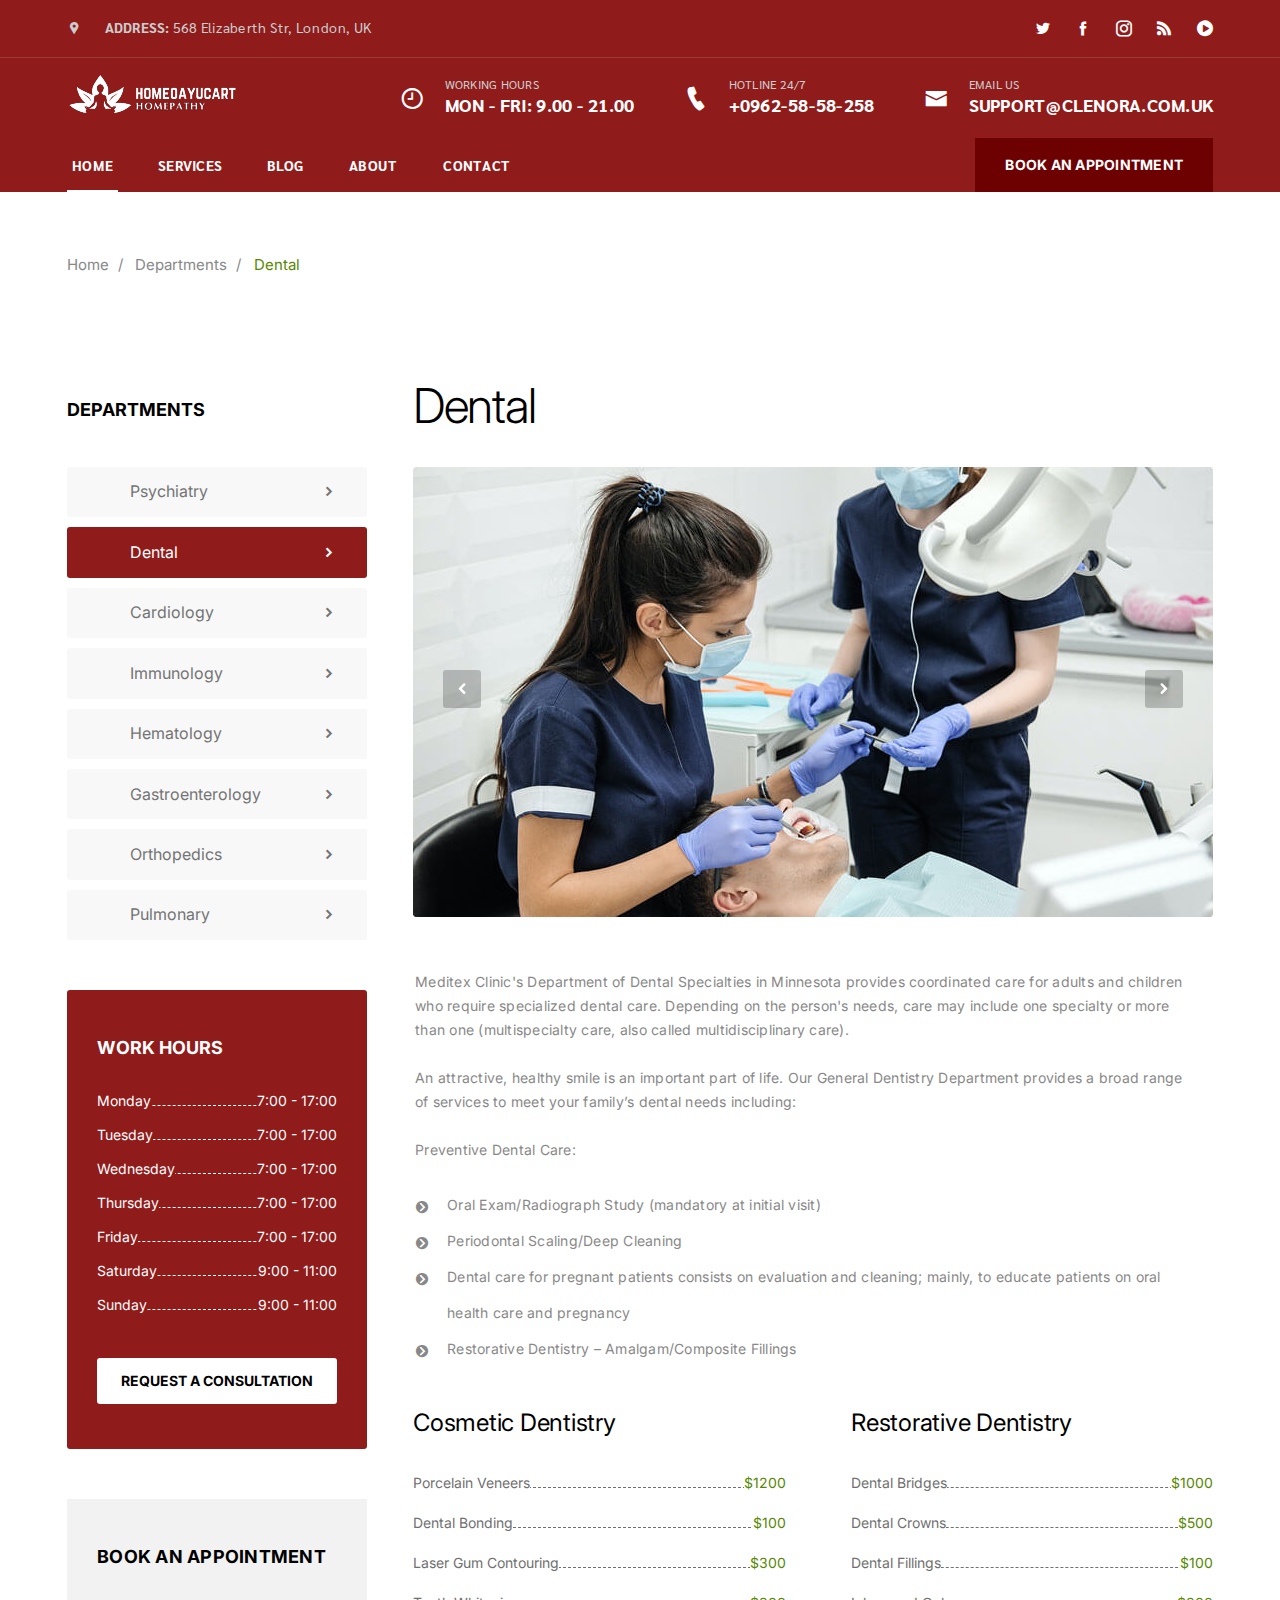
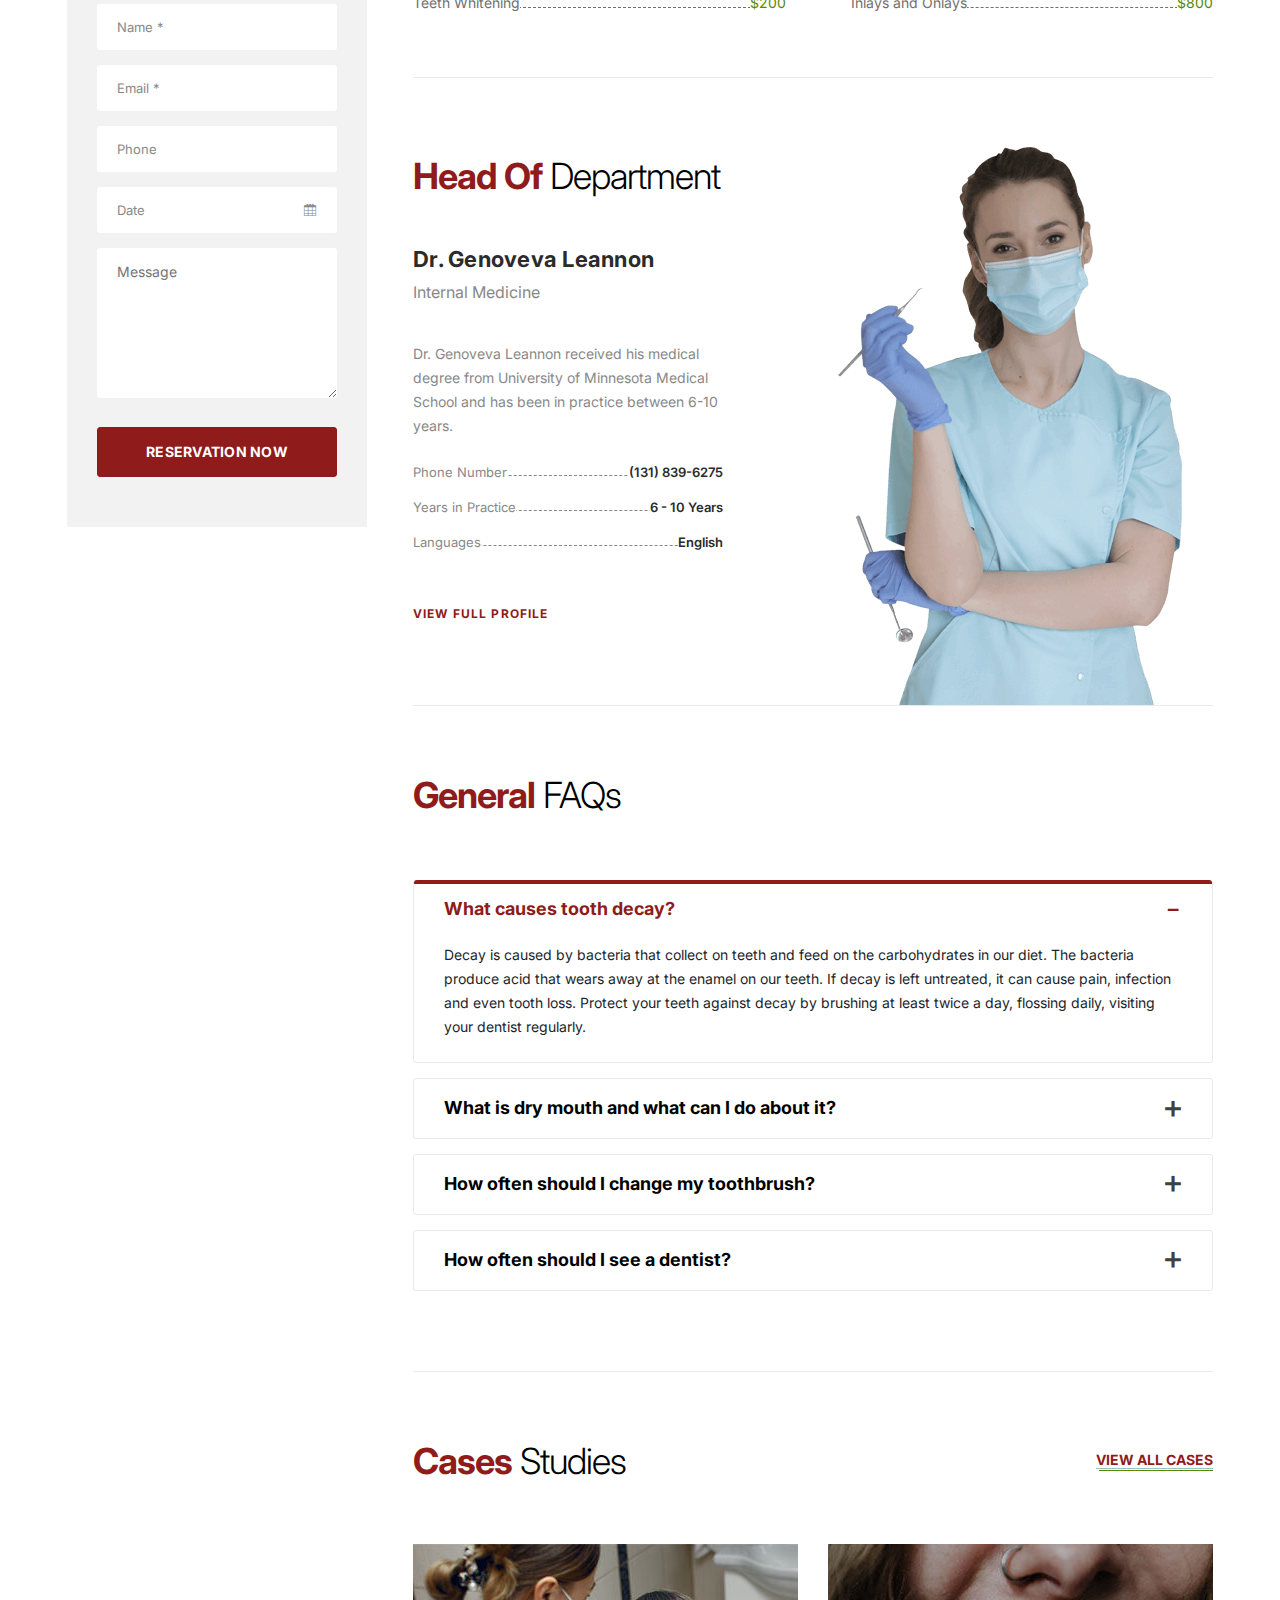
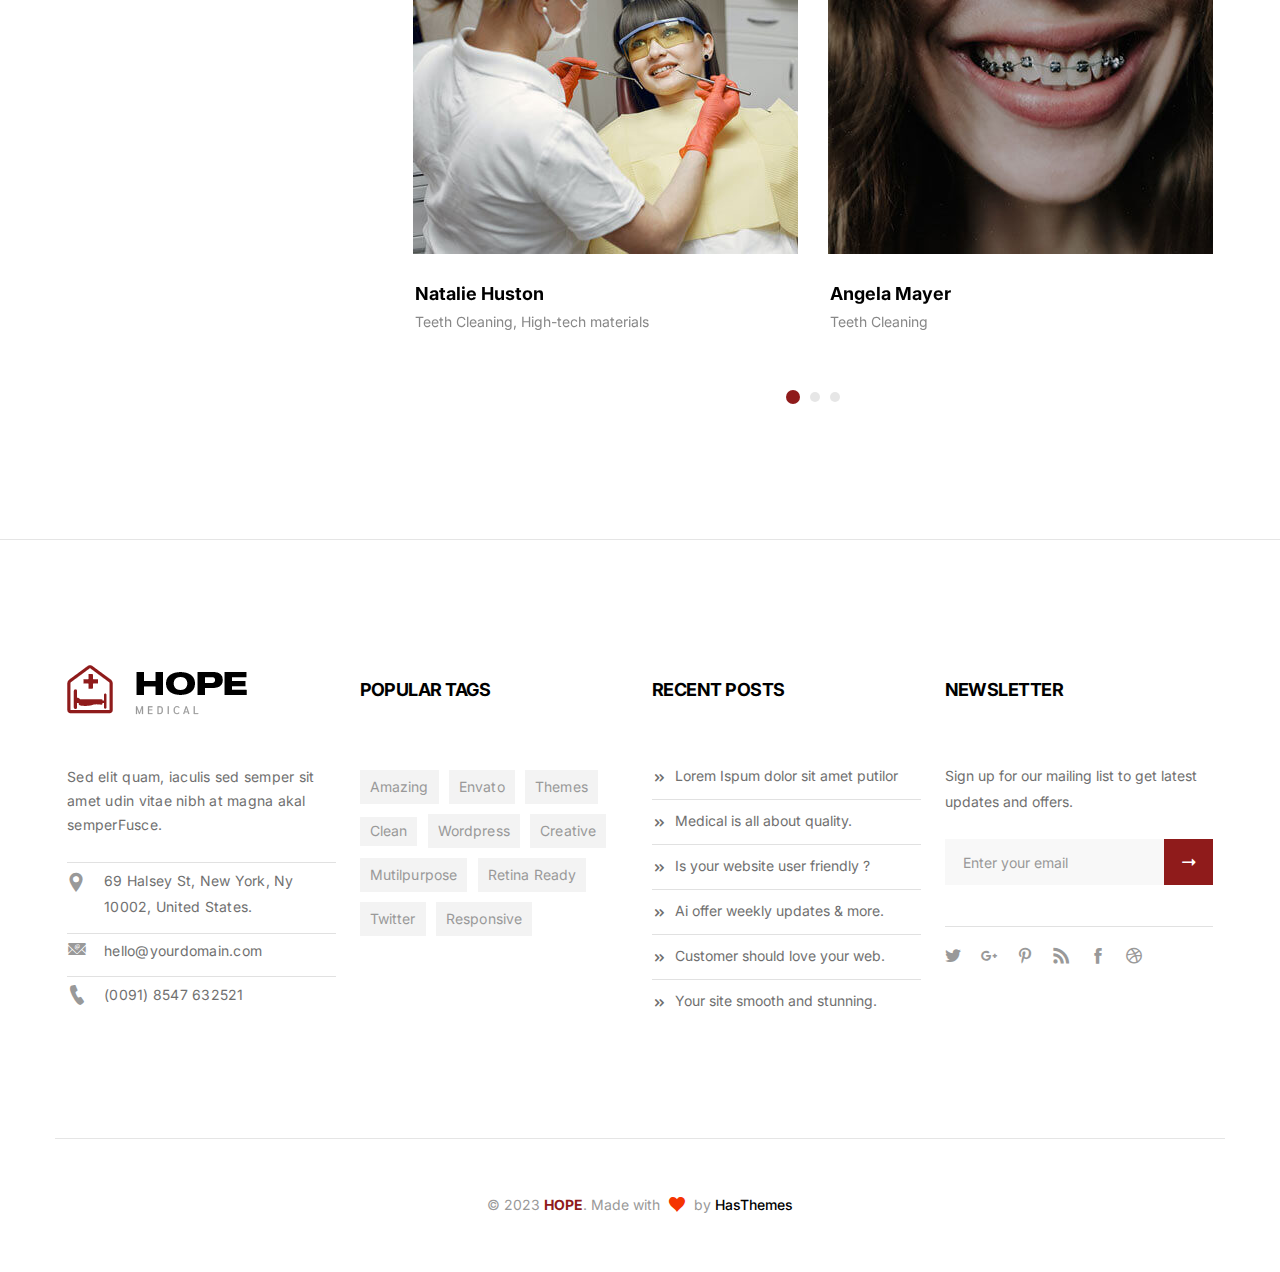
<file: service-details.html>
<!DOCTYPE html>
<html lang="en">

<head>
    <meta charset="utf-8">
    <meta http-equiv="X-UA-Compatible" content="IE=edge">
    <meta name="viewport" content="width=device-width, initial-scale=1.0" />
    <title>Hope – Health & Medical HTML5 Template</title>
    <!--== Favicon ==-->
    <link rel="shortcut icon" href="assets/img/favicon.ico" type="image/x-icon" />
    <!--== Main Style CSS ==-->
    <link href="assets/css/style.css" rel="stylesheet" />

</head>

<body>

<!--wrapper start-->
<div class="wrapper">

  <!--== Start Preloader Content ==-->
  <div class="preloader-wrap">
  	<div class="preloader">
	    <span class="dot"></span>
	    <div class="dots">
        <span></span>
        <span></span>
        <span></span>
	    </div>
  	</div>
  </div>
  <!--== End Preloader Content ==-->

  <!--== Start Header Wrapper ==-->
  <header class="header">
    <!-- header-top start -->
    <div class="header-top d-none d-lg-block">
      <div class="container">
        <div class="row row-cols-2">
          <div class="col">
            <p>
              <i class="icofont-google-map"></i> <span>ADDRESS:</span> 568
              Elizaberth Str, London, UK
            </p>
          </div>
          <div class="col">
            <ul class="social-links text-end">
              <li>
                <a href="#"><i class="icofont-twitter"></i></a>
              </li>
              <li>
                <a href="#"><i class="icofont-facebook"></i></a>
              </li>
              <li>
                <a href="#"><i class="icofont-instagram"></i></a>
              </li>
              <li>
                <a href="#"><i class="icofont-rss-feed"></i></a>
              </li>
              <li>
                <a href="#"><i class="icofont-play-alt-1"></i></a>
              </li>
            </ul>
          </div>
        </div>
      </div>
    </div>
    <!-- header-top end -->

    <!-- header-middle start -->
    <div class="header-middle mobile-sticky">
      <div class="container">
        <div class="row">
          <div class="col-12">
            <div class="header-middle-content">
              <div class="header-logo">
                <a href="index.html">
                  <img
                    class="sticky-img"
                    src="assets/img/logo.png"
                    alt="Logo"
                  />
                </a>
              </div>
              <ul class="media-wrap d-none d-lg-flex">
                <!-- media-list start -->
                <li class="media media-list">
                  <span class="media-icon"
                    ><i class="icofont-clock-time"></i
                  ></span>
                  <div class="media-content">
                    <span class="media-sub-heading">working hours</span>
                    <span class="media-heading"
                      >MON - FRI: 9.00 - 21.00
                    </span>
                  </div>
                </li>
                <!-- media-list end -->

                <!-- media-list start -->
                <li class="media media-list">
                  <span class="media-icon"
                    ><i class="icofont-ui-call"></i
                  ></span>
                  <div class="media-content">
                    <span class="media-sub-heading">hotline 24/7</span>
                    <a class="media-heading" href="tel:+0962-58-58-258"
                      >+0962-58-58-258</a
                    >
                  </div>
                </li>
                <!-- media-list end -->

                <!-- media-list start -->
                <li class="media media-list">
                  <span class="media-icon"
                    ><i class="icofont-envelope"></i
                  ></span>
                  <div class="media-content">
                    <span class="media-sub-heading">email us</span>
                    <a
                      class="media-heading"
                      href="mailto:support@clenora.com.uk"
                      >support@clenora.com.uk</a
                    >
                  </div>
                </li>
                <!-- media-list end -->
              </ul>
              <a
                href="#"
                class="book-now-btn d-none d-sm-inline-block d-lg-none"
                >book an appointment</a
              >
              <div class="mobile-menu-toggle d-lg-none">
                <a href="#offcanvas-mobile-menu" class="offcanvas-toggle">
                  <svg viewBox="0 0 800 600">
                    <path
                      d="M300,220 C300,220 520,220 540,220 C740,220 640,540 520,420 C440,340 300,200 300,200"
                      id="top"
                    ></path>
                    <path d="M300,320 L540,320" id="middle"></path>
                    <path
                      d="M300,210 C300,210 520,210 540,210 C740,210 640,530 520,410 C440,330 300,190 300,190"
                      id="bottom"
                      transform="translate(480, 320) scale(1, -1) translate(-480, -318)"
                    ></path>
                  </svg>
                </a>
              </div>
            </div>
          </div>
        </div>
      </div>
    </div>
    <!-- header-middle end -->

    <!-- header-bottom start -->
    <div class="header-bottom d-none d-lg-block">
      <div class="container">
        <div class="row">
          <div class="col-lg-12">
            <div
              class="d-flex flex-wrap align-items-center justify-content-between"
            >
                  <ul class="main-menu">
                    <li class="active">
                      <a class="main-menu-link" href="index.html"
                        >Home</a
                      >
                    </li>
                    <li>
                      <a class="main-menu-link" href="services.html"
                        >Services</a
                      >
                      <ul class="sub-menu">
                        <li>
                          <a class="sub-menu-link" href="services.html"
                            >Services</a
                          >
                        </li>
                        <li>
                          <a class="sub-menu-link" href="service-details.html"
                            >Service Details</a
                          >
                        </li>
                      </ul>
                    </li>

                    <li>
                      <a class="main-menu-link" href="blog.html">Blog</a>
                      <ul class="sub-menu">
                        <li>
                          <a class="sub-menu-link" href="blog.html"
                            >Blog list</a
                          >
                        </li>
                        <li>
                          <a class="sub-menu-link" href="blog-details.html"
                            >Blog Details</a
                          >
                        </li>
                      </ul>
                    </li>

                    <li>
                      <a class="main-menu-link" href="about.html">About</a>
                    </li>
                    <li>
                      <a class="main-menu-link" href="contact.html">Contact</a>
                    </li>
                    
                  </ul>
              <a href="#" class="book-now-btn">book an appointment</a>
            </div>
          </div>
        </div>
      </div>
    </div>
    <!-- header-bottom end -->
    <!-- header-bottom start -->
    <div class="header-bottom sticky-header d-none d-lg-block">
      <div class="container">
        <div class="row">
          <div class="col-lg-12">
            <div
              class="d-flex flex-wrap align-items-center justify-content-between"
            >
                  <ul class="main-menu">
                    <li class="active">
                      <a class="main-menu-link" href="index.html"
                        >Home</a
                      >
                    </li>
                    <li>
                      <a class="main-menu-link" href="services.html"
                        >Services</a
                      >
                      <ul class="sub-menu">
                        <li>
                          <a class="sub-menu-link" href="services.html"
                            >Services</a
                          >
                        </li>
                        <li>
                          <a class="sub-menu-link" href="service-details.html"
                            >Service Details</a
                          >
                        </li>
                      </ul>
                    </li>

                    <li>
                      <a class="main-menu-link" href="blog.html">Blog</a>
                      <ul class="sub-menu">
                        <li>
                          <a class="sub-menu-link" href="blog.html"
                            >Blog list</a
                          >
                        </li>
                        <li>
                          <a class="sub-menu-link" href="blog-details.html"
                            >Blog Details</a
                          >
                        </li>
                      </ul>
                    </li>

                    <li>
                      <a class="main-menu-link" href="about.html">About</a>
                    </li>
                    <li>
                      <a class="main-menu-link" href="contact.html">Contact</a>
                    </li>
                    
                  </ul>
              <a href="#" class="book-now-btn">book an appointment</a>
            </div>
          </div>
        </div>
      </div>
    </div>
    <!-- header-bottom end -->
  </header>
  <!--== End Header Wrapper ==-->

  <main class="main-content site-wrapper-reveal">
    <!--== Start Page Title Area ==-->
    <div class="page-title-area">
      <div class="container">
        <div class="row">
          <div class="col-lg-12">
            <div class="page-title-content">
              <div class="bread-crumbs">
                <a href="index.html">Home<span class="breadcrumb-sep">/</span></a>
                <a href="index.html">Departments<span class="breadcrumb-sep">/</span></a>
                <span class="active">Dental</span>
              </div>
            </div>
          </div>
        </div>
      </div>
    </div>
    <!--== End Page Title Area ==-->

    <!--== Start Departments Area ==-->
    <section class="department-area">
      <div class="container">
        <div class="row">
          <div class="col-lg-12">
            <div class="department-wrpp">
              <!--== Start Sidebar Wrapper ==-->
              <div class="sidebar-wrapper">
                <!-- == Start Sidebar Item == -->
                <div class="widget-item">
                  <h4 class="widget-title">Departments</h4>
                  <div class="widget-side-nav">
                    <ul>
                      <li><a href="service-details.html">Psychiatry</a></li>
                      <li><a class="active" href="service-details.html">Dental</a></li>
                      <li><a href="service-details.html">Cardiology</a></li>
                      <li><a href="service-details.html">Immunology</a></li>
                      <li><a href="service-details.html">Hematology</a></li>
                      <li><a href="service-details.html">Gastroenterology</a></li>
                      <li><a href="service-details.html">Orthopedics</a></li>
                      <li><a href="service-details.html">Pulmonary</a></li>
                    </ul>
                  </div>
                </div>
                <!-- == End Sidebar Item == -->

                <!-- == Start Sidebar Item == -->
                <div class="widget-item">
                  <div class="widget-work-hours">
                    <h4 class="title">Work Hours</h4>
                    <ul>
                      <li><span class="work-day">Monday</span><span class="work-hours">7:00 - 17:00</span></li>
                      <li><span class="work-day">Tuesday</span><span class="work-hours">7:00 - 17:00</span></li>
                      <li><span class="work-day">Wednesday</span><span class="work-hours">7:00 - 17:00</span></li>
                      <li><span class="work-day">Thursday</span><span class="work-hours">7:00 - 17:00</span></li>
                      <li><span class="work-day">Friday</span><span class="work-hours">7:00 - 17:00</span></li>
                      <li><span class="work-day">Saturday</span><span class="work-hours">9:00 - 11:00</span></li>
                      <li><span class="work-day">Sunday</span><span class="work-hours">9:00 - 11:00</span></li>
                    </ul>
                    <a class="btn-theme btn-white" href="#/">REQUEST A CONSULTATION</a>
                  </div>
                </div>
                <!-- == End Sidebar Item == -->

                <!-- == Start Sidebar Item == -->
                <div class="widget-item">
                  <div class="widget-appointment-form">
                    <h4 class="title">Book An Appointment</h4>
                    <form id="contact-form" action="http://whizthemes.com/mail-php/raju/arden/mail.php" method="post">
                      <div class="row">
                        <div class="col-md-12">
                          <div class="form-group">
                            <input class="form-control" type="text" name="con_name" placeholder="Name *">
                          </div>
                        </div>
                        <div class="col-md-12">
                          <div class="form-group">
                            <input class="form-control" type="email" name="con_email" placeholder="Email *">
                          </div>
                        </div>
                        <div class="col-md-12">
                          <div class="form-group">
                            <input class="form-control" type="text" name="con_phone" placeholder="Phone">
                          </div>
                        </div>
                        <div class="col-md-12">
                          <div class="form-group datepicker-group">
                            <label for="datepicker" class="form-label icofont-calendar"></label>
                            <input class="form-control" id="datepicker" type="text" name="con_date" placeholder="Date">
                          </div>
                        </div>
                        <div class="col-md-12">
                          <div class="form-group mb-0">
                            <textarea name="con_message" rows="4" placeholder="Message"></textarea>
                          </div>
                        </div>
                        <div class="col-md-12">
                          <div class="form-group mb-0">
                            <button class="btn btn-theme" type="submit">Reservation Now</button>
                          </div>
                        </div>
                      </div>
                    </form>
                  </div>
                </div>
                <!-- == End Sidebar Item == -->
              </div>
              <!--== Ens Sidebar Wrapper ==-->

              <div class="department-content">
                <h2 class="title">Dental</h2>
                <div class="swiper-container department-gallery">
                  <div class="swiper-wrapper gallery-slider">
                    <div class="swiper-slide">
                      <img src="assets/img/photos/department-s1.jpg" alt="hope-Image">
                    </div>
                    <div class="swiper-slide">
                      <img src="assets/img/photos/department-s2.jpg" alt="hope-Image">
                    </div>
                  </div>
                  <!-- Add Arrows -->
                  <div class="swiper-button-prev"><i class="icofont-rounded-left"></i></div>
                  <div class="swiper-button-next"><i class="icofont-rounded-right"></i></div>
                </div>

                <div class="content">                  
                  <p>Meditex Clinic's Department of Dental Specialties in Minnesota provides coordinated care for adults and children who require specialized dental care. Depending on the person's needs, care may include one specialty or more than one (multispecialty care, also called multidisciplinary care).</p>
                  <p>An attractive, healthy smile is an important part of life. Our General Dentistry Department provides a broad range of services to meet your family’s dental needs including:</p>
                  <p>Preventive Dental Care:</p>
                  <ul class="list-style1">
                    <li>Oral Exam/Radiograph Study (mandatory at initial visit)</li>
                    <li>Periodontal Scaling/Deep Cleaning</li>
                    <li>Dental care for pregnant patients consists on evaluation and cleaning; mainly, to educate patients on oral health care and pregnancy</li>
                    <li>Restorative Dentistry – Amalgam/Composite Fillings</li>
                  </ul>
                </div>

                <div class="price-list-col2">
                  <div class="price-list">
                    <h4>Cosmetic Dentistry</h4>
                    <ul>
                      <li><span class="service-name">Porcelain Veneers</span><span class="service-price">$1200</span></li>
                      <li><span class="service-name">Dental Bonding</span><span class="service-price">$100</span></li>
                      <li><span class="service-name">Laser Gum Contouring</span><span class="service-price">$300</span></li>
                      <li><span class="service-name">Teeth Whitening</span><span class="service-price">$200</span></li>
                    </ul>
                  </div>
                  <div class="price-list">
                    <h4>Restorative Dentistry</h4>
                    <ul>
                      <li><span class="service-name">Dental Bridges</span><span class="service-price">$1000</span></li>
                      <li><span class="service-name">Dental Crowns</span><span class="service-price">$500</span></li>
                      <li><span class="service-name">Dental Fillings</span><span class="service-price">$100</span></li>
                      <li><span class="service-name">Inlays and Onlays</span><span class="service-price">$800</span></li>
                    </ul>
                  </div>
                </div>

                <div class="team-single">
                  <h2 class="title"><span>Head Of</span> Department</h2>
                  <div class="membr-info">
                    <h4 class="name">Dr. Genoveva Leannon</h4>
                    <h5 class="designation">Internal Medicine</h5>
                    <div class="desc">
                      <p>Dr. Genoveva Leannon received his medical degree from University of Minnesota Medical School and has been in practice between 6-10 years.</p>
                      <ul>
                        <li><span>Phone Number</span><span>(131) 839-6275</span></li>
                        <li><span>Years in Practice</span><span>6 - 10 Years</span></li>
                        <li><span>Languages</span><span>English</span></li>
                      </ul>
                      <a href="#/" class="btn-link">VIEW FULL PROFILE</a>
                    </div>
                  </div>
                  <div class="thumb">
                    <img src="assets/img/photos/doctor-02.png" alt="hope-Image">
                  </div>
                </div>

                <div class="faq-area">
                  <h2 class="title"><span>General</span> FAQs</h2>
                  <div class="accordian-content">
                    <div class="accordion" id="accordionStyle">
                      <div class="accordion-item">
                        <div class="accordion-header" id="headingOne">
                          <button class="accordion-button" type="button" data-bs-toggle="collapse" data-bs-target="#collapseOne" aria-expanded="true" aria-controls="collapseOne">
                            What causes tooth decay?
                            <i class="icon icon-plus icofont-plus"></i>
                            <i class="icon icon-minus icofont-minus"></i>
                          </button>
                        </div>
                        <div id="collapseOne" class="accordion-collapse collapse show" aria-labelledby="headingOne" data-bs-parent="#accordionStyle">
                          <div class="accordion-body">
                            Decay is caused by bacteria that collect on teeth and feed on the carbohydrates in our diet. The bacteria produce acid that wears away at the enamel on our teeth. If decay is left untreated, it can cause pain, infection and even tooth loss. Protect your teeth against decay by brushing at least twice a day, flossing daily, visiting your dentist regularly.
                          </div>
                        </div>
                      </div>
                      <div class="accordion-item">
                        <div class="accordion-header" id="headingTwo">
                          <button class="accordion-button collapsed" type="button" data-bs-toggle="collapse" data-bs-target="#collapseTwo" aria-expanded="false" aria-controls="collapseTwo">
                            What is dry mouth and what can I do about it?
                            <i class="icon icon-plus icofont-plus"></i>
                            <i class="icon icon-minus icofont-minus"></i>
                          </button>
                        </div>
                        <div id="collapseTwo" class="accordion-collapse collapse" aria-labelledby="headingTwo" data-bs-parent="#accordionStyle">
                          <div class="accordion-body">
                            Decay is caused by bacteria that collect on teeth and feed on the carbohydrates in our diet. The bacteria produce acid that wears away at the enamel on our teeth. If decay is left untreated, it can cause pain, infection and even tooth loss. Protect your teeth against decay by brushing at least twice a day, flossing daily, visiting your dentist regularly.
                          </div>
                        </div>
                      </div>
                      <div class="accordion-item">
                        <div class="accordion-header" id="headingThree">
                          <button class="accordion-button collapsed" type="button" data-bs-toggle="collapse" data-bs-target="#collapseThree" aria-expanded="false" aria-controls="collapseThree">
                            How often should I change my toothbrush?
                            <i class="icon icon-plus icofont-plus"></i>
                            <i class="icon icon-minus icofont-minus"></i>
                          </button>
                        </div>
                        <div id="collapseThree" class="accordion-collapse collapse" aria-labelledby="headingThree" data-bs-parent="#accordionStyle">
                          <div class="accordion-body">
                            Decay is caused by bacteria that collect on teeth and feed on the carbohydrates in our diet. The bacteria produce acid that wears away at the enamel on our teeth. If decay is left untreated, it can cause pain, infection and even tooth loss. Protect your teeth against decay by brushing at least twice a day, flossing daily, visiting your dentist regularly.
                          </div>
                        </div>
                      </div>
                      <div class="accordion-item">
                        <div class="accordion-header" id="headingFour">
                          <button class="accordion-button collapsed" type="button" data-bs-toggle="collapse" data-bs-target="#collapseFour" aria-expanded="false" aria-controls="collapseFour">
                            How often should I see a dentist?
                            <i class="icon icon-plus icofont-plus"></i>
                            <i class="icon icon-minus icofont-minus"></i>
                          </button>
                        </div>
                        <div id="collapseFour" class="accordion-collapse collapse" aria-labelledby="headingFour" data-bs-parent="#accordionStyle">
                          <div class="accordion-body">
                            Decay is caused by bacteria that collect on teeth and feed on the carbohydrates in our diet. The bacteria produce acid that wears away at the enamel on our teeth. If decay is left untreated, it can cause pain, infection and even tooth loss. Protect your teeth against decay by brushing at least twice a day, flossing daily, visiting your dentist regularly.
                          </div>
                        </div>
                      </div>
                    </div>
                  </div>
                </div>

                <div class="case-area">
                  <div class="section-title">
                    <h2 class="title"><span>Cases</span> Studies</h2>
                    <a class="btn-link" href="#/">View All Cases</a>
                  </div>
                  <div class="swiper-container case-slider-container">
                    <div class="swiper-wrapper case-slider">
                      <!--== Start Case Item ==-->
                      <div class="swiper-slide case-item">
                        <div class="thumb">
                          <img src="assets/img/cases/01.jpg" alt="hope-Image">
                        </div>
                        <div class="content">
                          <h5 class="name"><a href="#/">Natalie Huston</a></h5>
                          <h6 class="category">Teeth Cleaning, High-tech materials</h6>
                        </div>
                      </div>
                      <!--== End Case Item ==-->

                      <!--== Start Case Item ==-->
                      <div class="swiper-slide case-item">
                        <div class="thumb">
                          <img src="assets/img/cases/02.jpg" alt="hope-Image">
                        </div>
                        <div class="content">
                          <h5 class="name"><a href="#/">Angela Mayer</a></h5>
                          <h6 class="category">Teeth Cleaning</h6>
                        </div>
                      </div>
                      <!--== End Case Item ==-->

                      <!--== Start Case Item ==-->
                      <div class="swiper-slide case-item">
                        <div class="thumb">
                          <img src="assets/img/cases/01.jpg" alt="hope-Image">
                        </div>
                        <div class="content">
                          <h5 class="name"><a href="#/">Natalie Huston</a></h5>
                          <h6 class="category">Teeth Cleaning, High-tech materials</h6>
                        </div>
                      </div>
                      <!--== End Case Item ==-->
                    </div>
                    <!-- Add Pagination -->
                    <div class="swiper-pagination"></div>
                  </div>
                </div>
              </div>
            </div>
          </div>
        </div>
      </div>
    </section>
    <!--== End Departments Area ==-->
  </main>

  <!--== Start Footer Area Wrapper ==-->
  <footer class="footer-area">
    <div class="container">
      <div class="row">
        <div class="col-sm-6 col-md-5 col-lg-4 col-xl-3">
          <div class="widget-item">
            <div class="about-widget">
              <a class="footer-logo" href="index.html">
                <img src="assets/img/logo-dark.png" alt="Logo" />
              </a>
              <p class="mb-0">
                Sed elit quam, iaculis sed semper sit amet udin vitae nibh
                at magna akal semperFusce.
              </p>
              <ul class="widget-contact-info">
                <li class="info-address">
                  <i class="icofont-location-pin"></i>69 Halsey St, New
                  York, Ny 10002, United States.
                </li>
                <li class="info-mail">
                  <i class="icofont-email"></i
                  ><a href="mailto://hello@yourdomain.com"
                    >hello@yourdomain.com</a
                  >
                </li>
                <li class="info-phone">
                  <i class="icofont-ui-call"></i
                  ><a href="tel://(0091)8547632521">(0091) 8547 632521</a>
                </li>
              </ul>
            </div>
          </div>
        </div>
        <div
          class="col-sm-6 col-md-6 offset-md-1 col-lg-3 offset-lg-0 col-xl-3 d-lg-none d-xl-block"
        >
          <div class="widget-item d-inline-block">
            <h4 class="widget-title line-bottom">Popular Tags</h4>
            <div class="widget-tags">
              <ul>
                <li><a href="#/">Amazing</a></li>
                <li><a href="#/">Envato</a></li>
                <li><a href="#/">Themes</a></li>
                <li><a href="#/">Clean</a></li>
                <li><a href="#/">Wordpress</a></li>
                <li><a href="#/">Creative</a></li>
                <li><a href="#/">Mutilpurpose</a></li>
                <li><a href="#/">Retina Ready</a></li>
                <li><a href="#/">Twitter</a></li>
                <li><a href="#/">Responsive</a></li>
              </ul>
            </div>
          </div>
        </div>
        <div class="col-sm-6 col-md-5 col-lg-4 col-xl-3">
          <div class="widget-item">
            <h4 class="widget-title line-bottom">Recent Posts</h4>
            <nav class="widget-posts">
              <ul class="posts-item">
                <li>
                  <a href="blog-details.html"
                    ><i class="icon icofont-rounded-double-right"></i>Lorem
                    Ispum dolor sit amet putilor</a
                  >
                </li>
                <li>
                  <a href="blog-details.html"
                    ><i class="icon icofont-rounded-double-right"></i
                    >Medical is all about quality.</a
                  >
                </li>
                <li>
                  <a href="blog-details.html"
                    ><i class="icon icofont-rounded-double-right"></i>Is
                    your website user friendly ?</a
                  >
                </li>
                <li>
                  <a href="blog-details.html"
                    ><i class="icon icofont-rounded-double-right"></i>Ai
                    offer weekly updates & more.</a
                  >
                </li>
                <li>
                  <a href="blog-details.html"
                    ><i class="icon icofont-rounded-double-right"></i
                    >Customer should love your web.</a
                  >
                </li>
                <li>
                  <a href="blog-details.html"
                    ><i class="icon icofont-rounded-double-right"></i>Your
                    site smooth and stunning.</a
                  >
                </li>
              </ul>
            </nav>
          </div>
        </div>
        <div
          class="col-sm-6 col-md-6 offset-md-1 col-lg-4 offset-lg-0 col-xl-3"
        >
          <div class="widget-item">
            <h4 class="widget-title line-bottom">Newsletter</h4>
            <div class="widget-newsletter">
              <p>
                Sign up for our mailing list to get latest updates and
                offers.
              </p>
              <form class="newsletter-form input-btn-group">
                <input
                  class="form-control"
                  type="text"
                  placeholder="Enter your email"
                />
                <button class="btn btn-theme" type="button">
                  <i class="icofont-long-arrow-right"></i>
                </button>
              </form>
            </div>
            <div class="widget-social-icons">
              <a href="#"><i class="icofont-twitter"></i></a>
              <a href="#"><i class="icofont-google-plus"></i></a>
              <a href="#"><i class="icofont-pinterest"></i></a>
              <a href="#"><i class="icofont-rss"></i></a>
              <a href="#"><i class="icofont-facebook"></i></a>
              <a href="#"><i class="icofont-dribbble"></i></a>
            </div>
          </div>
        </div>
      </div>
    </div>
    <div class="footer-bottom">
      <div class="container">
        <div class="row text-center">
          <div class="col-sm-12">
            <div class="widget-copyright">
              <p>
                &copy; 2023 <span class="text-uppercase">hope</span>. Made with
                <i class="icofont-heart-alt"></i> by
                <a target="_blank" href="https://www.hasthemes.com"
                  >HasThemes</a
                >
              </p>
            </div>
          </div>
        </div>
      </div>
    </div>
  </footer>
  <!--== End Footer Area Wrapper ==-->
  

      <!-- offcanvas-overlay start -->
      <div class="offcanvas-overlay"></div>
      <!-- offcanvas-overlay end -->
      <!-- offcanvas-mobile-menu start -->
      <div id="offcanvas-mobile-menu" class="offcanvas offcanvas-mobile-menu">
        <div class="inner">
          <div class="border-bottom mb-3 pb-3 text-end">
            <button class="offcanvas-close">×</button>
          </div>
          <div class="offcanvas-head mb-3">
            <div class="header-top-offcanvas">
              <p>
                <i class="icofont-google-map"></i> <span>ADDRESS:</span> 568
                Elizaberth Str, London, UK
              </p>
            </div>
          </div>
<nav class="offcanvas-menu">
            <ul>
              <li>
                <a href="#"><span class="menu-text">Home</span></a>
                <ul class="offcanvas-submenu">
                  <li><a href="index.html">Home 1</a></li>
                </ul>
              </li>
              <li>
                <a href="#"><span class="menu-text">Services</span></a>
                <ul class="offcanvas-submenu">
                  <li>
                    <a href="services.html">Service</a>
                  </li>
                  <li>
                    <a href="service-details.html">service details</a>
                  </li>
                </ul>
              </li>

              <li>
                <a href="#"><span class="menu-text">blog</span></a>
                <ul class="offcanvas-submenu">
                  <li>
                    <a href="blog.html">Blog list</a>
                  </li>
                  <li>
                    <a href="blog-details.html">Blog details</a>
                  </li>
                </ul>
              </li>

              <li>
                <a href="about.html">about</a>
              </li>

              <li><a href="contact.html">Contact Us</a></li>
            </ul>
          </nav>
          <div class="offcanvas-social my-4">
            <ul>
              <li>
                <a href="#"><i class="icofont-twitter"></i></a>
              </li>
              <li>
                <a href="#"><i class="icofont-facebook"></i></a>
              </li>
              <li>
                <a href="#"><i class="icofont-instagram"></i></a>
              </li>
              <li>
                <a href="#"><i class="icofont-rss-feed"></i></a>
              </li>
              <li>
                <a href="#"><i class="icofont-play-alt-1"></i></a>
              </li>
            </ul>
          </div>

          <ul class="media-wrap">
            <!-- media-list start -->
            <li class="media media-list">
              <span class="media-icon"><i class="icofont-clock-time"></i></span>
              <div class="media-content">
                <span class="media-sub-heading">working hours</span>
                <span class="media-heading">MON - FRI: 9.00 - 21.00 </span>
              </div>
            </li>
            <!-- media-list end -->

            <!-- media-list start -->
            <li class="media media-list">
              <span class="media-icon"><i class="icofont-ui-call"></i></span>
              <div class="media-content">
                <span class="media-sub-heading">hotline 24/7</span>
                <a class="media-heading" href="tel:+0962-58-58-258"
                  >+0962-58-58-258</a
                >
              </div>
            </li>
            <!-- media-list end -->

            <!-- media-list start -->
            <li class="media media-list">
              <span class="media-icon"><i class="icofont-envelope"></i></span>
              <div class="media-content">
                <span class="media-sub-heading">email us</span>
                <a class="media-heading" href="mailto:support@clenora.com.uk"
                  >support@clenora.com.uk</a
                >
              </div>
            </li>
            <!-- media-list end -->
          </ul>
        </div>
      </div>
      <!-- offcanvas-mobile-menu end -->


  <!--== Scroll Top Button ==-->
  <div class="scroll-to-top"><span class="icofont-rounded-up"></span></div>

</div>

<!-- all js -->

<!--=== Modernizr Min Js ===-->
<script src="assets/js/modernizr.js"></script>
<!--=== jQuery Min Js ===-->
<script src="assets/js/jquery-3.6.0.min.js"></script>
<!--=== jQuery Migration Min Js ===-->
<script src="assets/js/jquery-migrate-3.3.2.min.js"></script>
<!--=== Bootstrap Min Js ===-->
<script src="assets/js/bootstrap.bundle.min.js"></script>
<!--=== jquery UI Min Js ===-->
<script src="assets/js/jquery-ui.min.js"></script>
<!--=== Plugin Collection Js ===-->
<script src="assets/js/plugincollection.js"></script>
<!--=== Custom Js ===-->
<script src="assets/js/custom.js"></script>


</body>

</html>
</file>
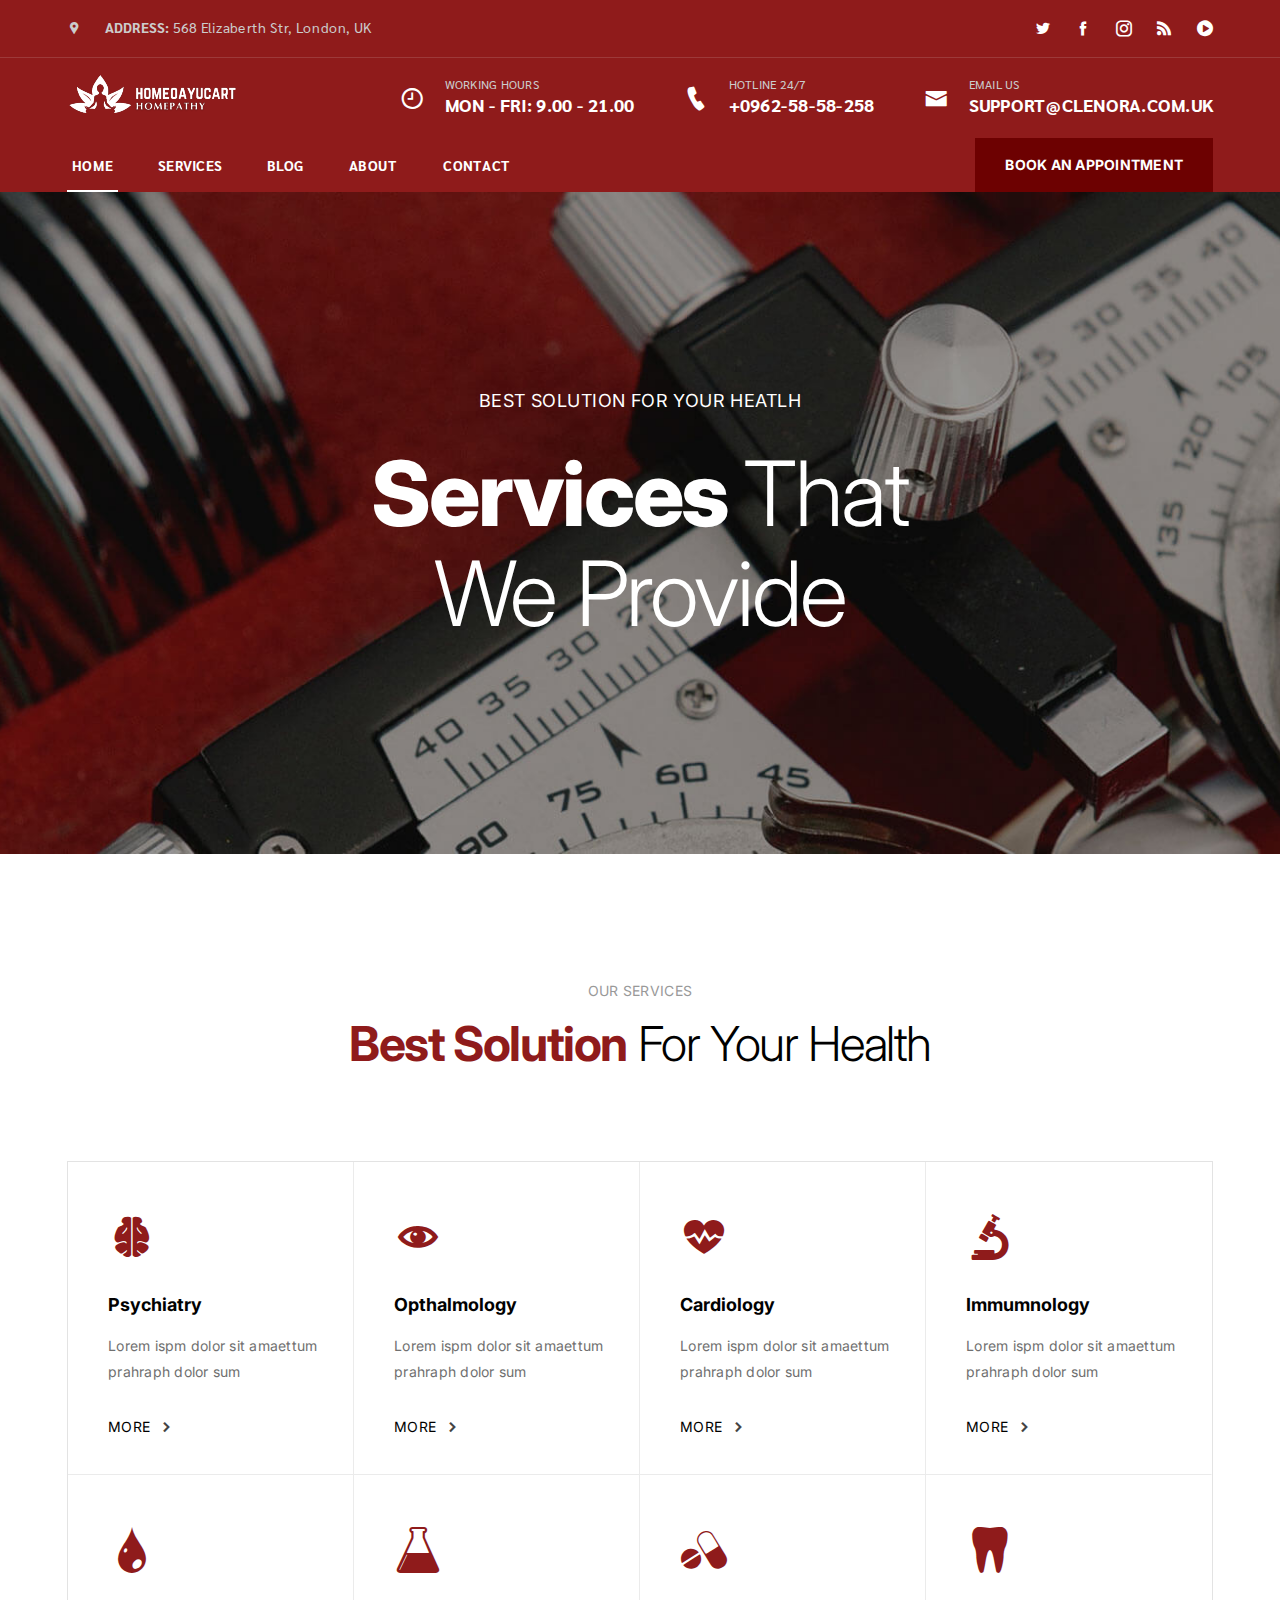
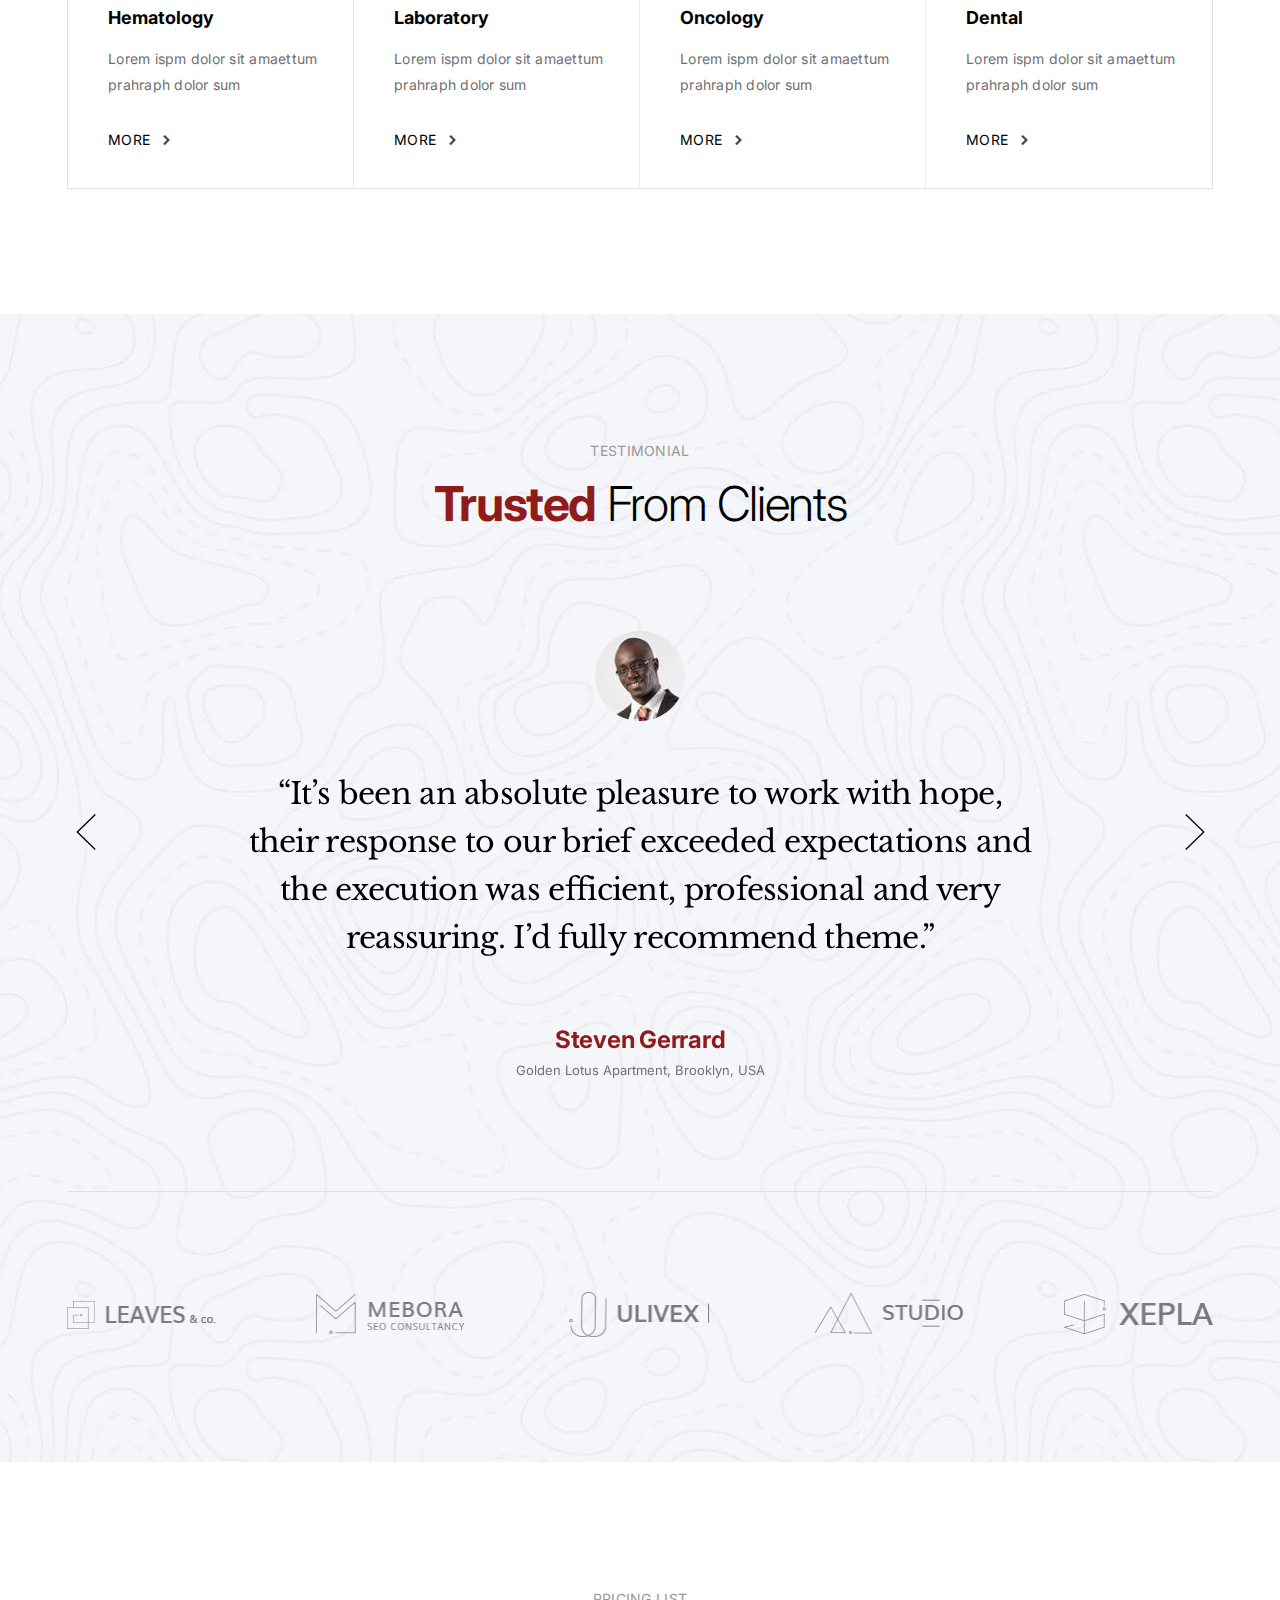
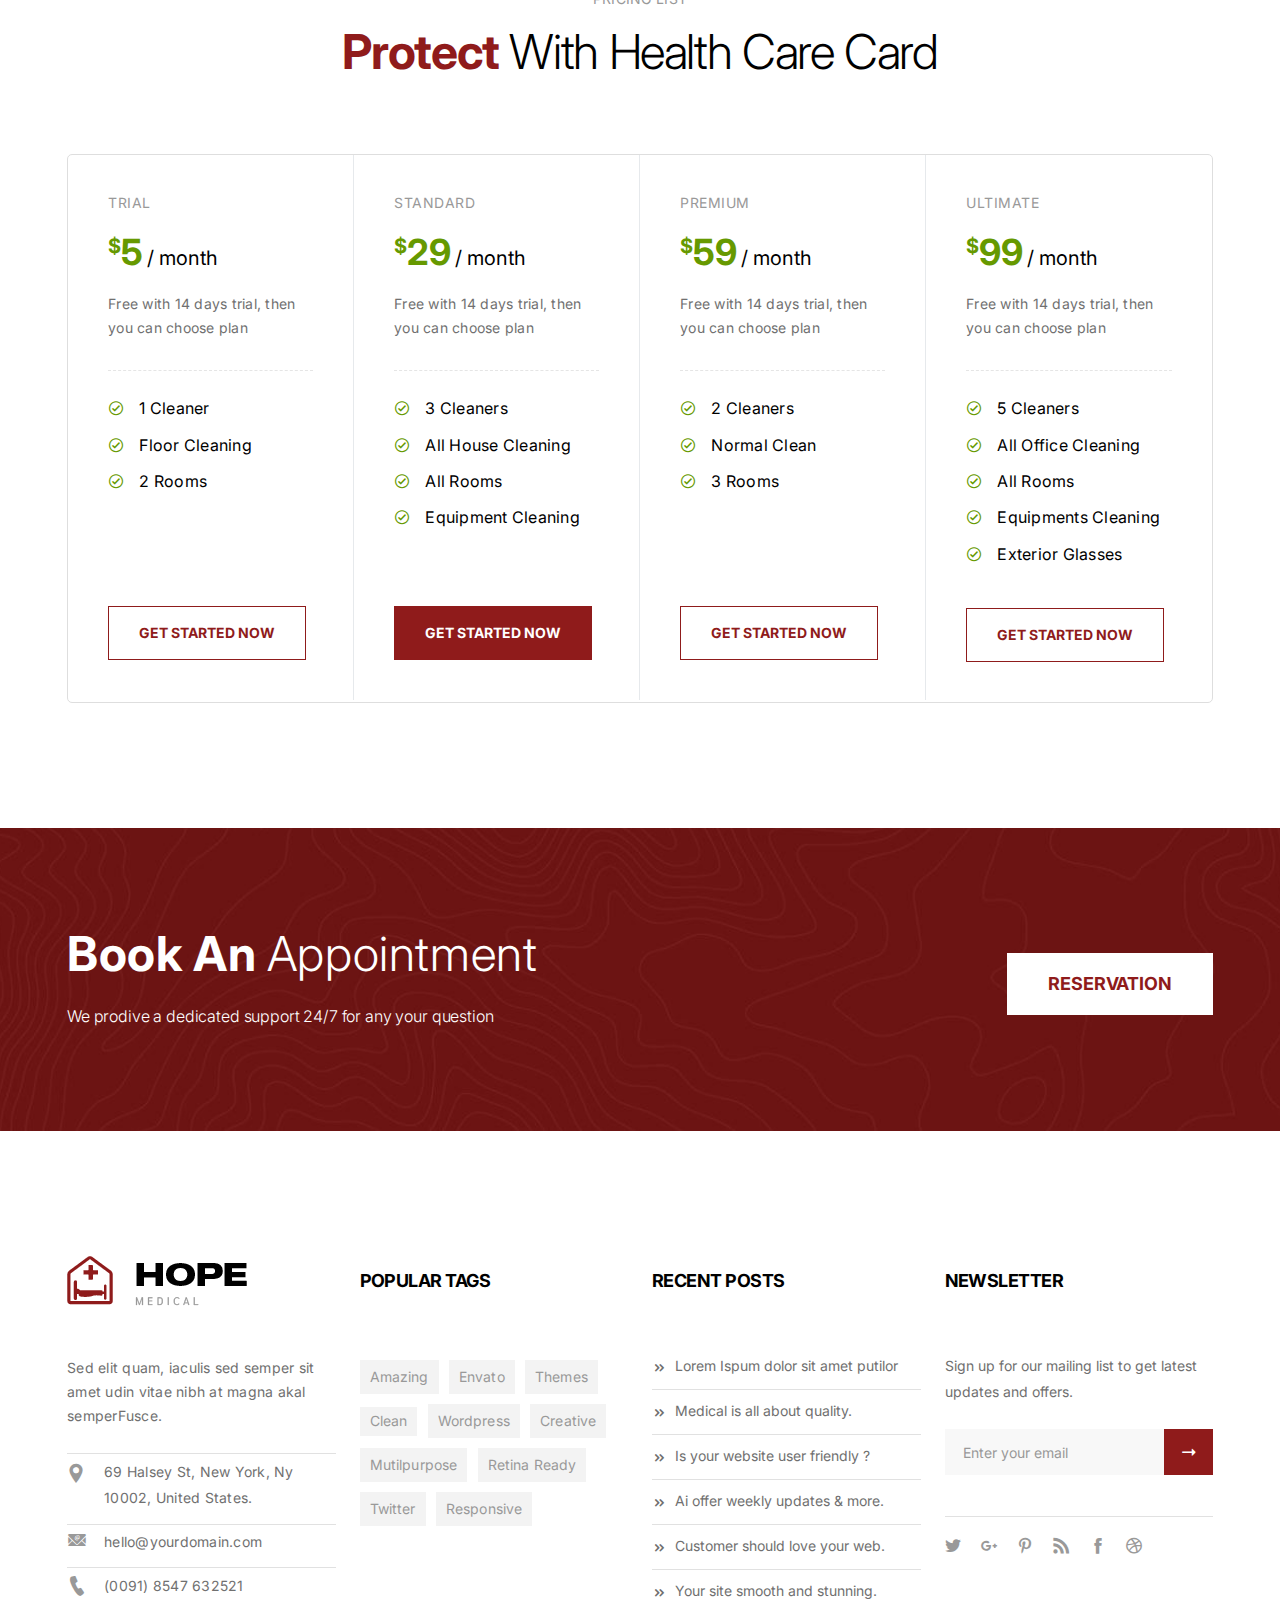
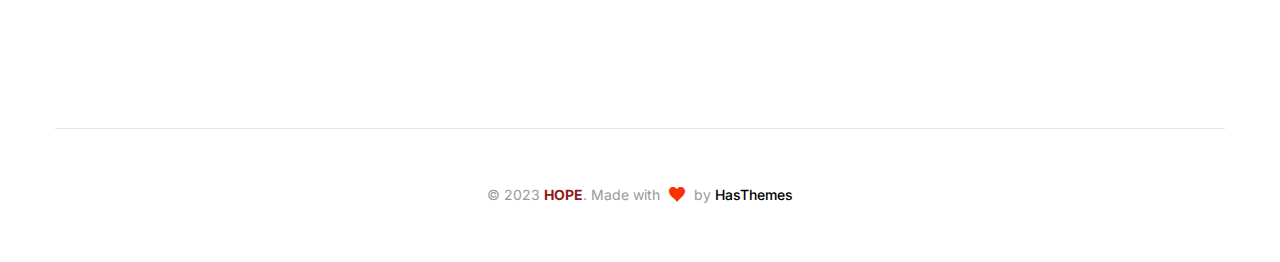
<file: services.html>
<!DOCTYPE html>
<html lang="en">

<head>
    <meta charset="utf-8">
    <meta http-equiv="X-UA-Compatible" content="IE=edge">
    <meta name="viewport" content="width=device-width, initial-scale=1.0" />
    <title>Hope – Health & Medical HTML5 Template</title>
    <!--== Favicon ==-->
    <link rel="shortcut icon" href="assets/img/favicon.ico" type="image/x-icon" />
    <!--== Main Style CSS ==-->
    <link href="assets/css/style.css" rel="stylesheet" />

</head>

<body>

<!--wrapper start-->
<div class="wrapper">

  <!--== Start Preloader Content ==-->
  <div class="preloader-wrap">
  	<div class="preloader">
	    <span class="dot"></span>
	    <div class="dots">
        <span></span>
        <span></span>
        <span></span>
	    </div>
  	</div>
  </div>
  <!--== End Preloader Content ==-->

  <!--== Start Header Wrapper ==-->
  <header class="header">
    <!-- header-top start -->
    <div class="header-top d-none d-lg-block">
      <div class="container">
        <div class="row row-cols-2">
          <div class="col">
            <p>
              <i class="icofont-google-map"></i> <span>ADDRESS:</span> 568
              Elizaberth Str, London, UK
            </p>
          </div>
          <div class="col">
            <ul class="social-links text-end">
              <li>
                <a href="#"><i class="icofont-twitter"></i></a>
              </li>
              <li>
                <a href="#"><i class="icofont-facebook"></i></a>
              </li>
              <li>
                <a href="#"><i class="icofont-instagram"></i></a>
              </li>
              <li>
                <a href="#"><i class="icofont-rss-feed"></i></a>
              </li>
              <li>
                <a href="#"><i class="icofont-play-alt-1"></i></a>
              </li>
            </ul>
          </div>
        </div>
      </div>
    </div>
    <!-- header-top end -->

    <!-- header-middle start -->
    <div class="header-middle mobile-sticky">
      <div class="container">
        <div class="row">
          <div class="col-12">
            <div class="header-middle-content">
              <div class="header-logo">
                <a href="index.html">
                  <img
                    class="sticky-img"
                    src="assets/img/logo.png"
                    alt="Logo"
                  />
                </a>
              </div>
              <ul class="media-wrap d-none d-lg-flex">
                <!-- media-list start -->
                <li class="media media-list">
                  <span class="media-icon"
                    ><i class="icofont-clock-time"></i
                  ></span>
                  <div class="media-content">
                    <span class="media-sub-heading">working hours</span>
                    <span class="media-heading"
                      >MON - FRI: 9.00 - 21.00
                    </span>
                  </div>
                </li>
                <!-- media-list end -->

                <!-- media-list start -->
                <li class="media media-list">
                  <span class="media-icon"
                    ><i class="icofont-ui-call"></i
                  ></span>
                  <div class="media-content">
                    <span class="media-sub-heading">hotline 24/7</span>
                    <a class="media-heading" href="tel:+0962-58-58-258"
                      >+0962-58-58-258</a
                    >
                  </div>
                </li>
                <!-- media-list end -->

                <!-- media-list start -->
                <li class="media media-list">
                  <span class="media-icon"
                    ><i class="icofont-envelope"></i
                  ></span>
                  <div class="media-content">
                    <span class="media-sub-heading">email us</span>
                    <a
                      class="media-heading"
                      href="mailto:support@clenora.com.uk"
                      >support@clenora.com.uk</a
                    >
                  </div>
                </li>
                <!-- media-list end -->
              </ul>
              <a
                href="#"
                class="book-now-btn d-none d-sm-inline-block d-lg-none"
                >book an appointment</a
              >
              <div class="mobile-menu-toggle d-lg-none">
                <a href="#offcanvas-mobile-menu" class="offcanvas-toggle">
                  <svg viewBox="0 0 800 600">
                    <path
                      d="M300,220 C300,220 520,220 540,220 C740,220 640,540 520,420 C440,340 300,200 300,200"
                      id="top"
                    ></path>
                    <path d="M300,320 L540,320" id="middle"></path>
                    <path
                      d="M300,210 C300,210 520,210 540,210 C740,210 640,530 520,410 C440,330 300,190 300,190"
                      id="bottom"
                      transform="translate(480, 320) scale(1, -1) translate(-480, -318)"
                    ></path>
                  </svg>
                </a>
              </div>
            </div>
          </div>
        </div>
      </div>
    </div>
    <!-- header-middle end -->

    <!-- header-bottom start -->
    <div class="header-bottom d-none d-lg-block">
      <div class="container">
        <div class="row">
          <div class="col-lg-12">
            <div
              class="d-flex flex-wrap align-items-center justify-content-between"
            >
                  <ul class="main-menu">
                    <li class="active">
                      <a class="main-menu-link" href="index.html"
                        >Home</a
                      >
                    </li>
                    <li>
                      <a class="main-menu-link" href="services.html"
                        >Services</a
                      >
                      <ul class="sub-menu">
                        <li>
                          <a class="sub-menu-link" href="services.html"
                            >Services</a
                          >
                        </li>
                        <li>
                          <a class="sub-menu-link" href="service-details.html"
                            >Service Details</a
                          >
                        </li>
                      </ul>
                    </li>

                    <li>
                      <a class="main-menu-link" href="blog.html">Blog</a>
                      <ul class="sub-menu">
                        <li>
                          <a class="sub-menu-link" href="blog.html"
                            >Blog list</a
                          >
                        </li>
                        <li>
                          <a class="sub-menu-link" href="blog-details.html"
                            >Blog Details</a
                          >
                        </li>
                      </ul>
                    </li>

                    <li>
                      <a class="main-menu-link" href="about.html">About</a>
                    </li>
                    <li>
                      <a class="main-menu-link" href="contact.html">Contact</a>
                    </li>
                    
                  </ul>
              <a href="#" class="book-now-btn">book an appointment</a>
            </div>
          </div>
        </div>
      </div>
    </div>
    <!-- header-bottom end -->
    <!-- header-bottom start -->
    <div class="header-bottom sticky-header d-none d-lg-block">
      <div class="container">
        <div class="row">
          <div class="col-lg-12">
            <div
              class="d-flex flex-wrap align-items-center justify-content-between"
            >
                  <ul class="main-menu">
                    <li class="active">
                      <a class="main-menu-link" href="index.html"
                        >Home</a
                      >
                    </li>
                    <li>
                      <a class="main-menu-link" href="services.html"
                        >Services</a
                      >
                      <ul class="sub-menu">
                        <li>
                          <a class="sub-menu-link" href="services.html"
                            >Services</a
                          >
                        </li>
                        <li>
                          <a class="sub-menu-link" href="service-details.html"
                            >Service Details</a
                          >
                        </li>
                      </ul>
                    </li>

                    <li>
                      <a class="main-menu-link" href="blog.html">Blog</a>
                      <ul class="sub-menu">
                        <li>
                          <a class="sub-menu-link" href="blog.html"
                            >Blog list</a
                          >
                        </li>
                        <li>
                          <a class="sub-menu-link" href="blog-details.html"
                            >Blog Details</a
                          >
                        </li>
                      </ul>
                    </li>

                    <li>
                      <a class="main-menu-link" href="about.html">About</a>
                    </li>
                    <li>
                      <a class="main-menu-link" href="contact.html">Contact</a>
                    </li>
                    
                  </ul>
              <a href="#" class="book-now-btn">book an appointment</a>
            </div>
          </div>
        </div>
      </div>
    </div>
    <!-- header-bottom end -->
  </header>
  <!--== End Header Wrapper ==-->

  <main class="main-content site-wrapper-reveal">
    <!--== Start Page Title Area ==-->
    <section class="page-title-area bg-img bg-img-top" data-bg-img="assets/img/slider/main-slide-01.jpg">
      <div class="container">
        <div class="row">
          <div class="col-lg-6 col-xl-7 m-auto">
            <div class="page-title-content content-style2 text-center">
              <p>Best solution for your heatlh</p>
              <h4 class="title">Services <span>That We Provide</span></h4>
            </div>
          </div>
        </div>
      </div>
    </section>
    <!--== End Page Title Area ==-->

    <!--== Start Service Area Wrapper ==-->
    <section class="service-area">
      <div class="container">
        <div class="row">
          <div class="col-lg-12">
            <div class="section-title text-center">
              <p>Our services</p>
              <h2 class="title"><span>Best Solution</span> For Your Health</h2>
            </div>
          </div>
        </div>
        <div class="row">
          <div class="col-lg-12">
            <div class="row service-style2">
              <div class="col-sm-6 col-md-6 col-lg-3 service-item">
                <div class="icon">
                  <i class="icofont-brain"></i>
                </div>
                <div class="content">
                  <h5 class="service-name">Psychiatry</h5>
                  <p>Lorem ispm dolor sit amaettum prahraph dolor sum</p>
                  <a class="btn-link" href="service-details.html">More <i class="icofont-simple-right"></i></a>
                </div>
              </div>
              <div class="col-sm-6 col-md-6 col-lg-3 service-item">
                <div class="icon">
                  <i class="icofont-eye"></i>
                </div>
                <div class="content">
                  <h5 class="service-name">Opthalmology</h5>
                  <p>Lorem ispm dolor sit amaettum prahraph dolor sum</p>
                  <a class="btn-link" href="service-details.html">More <i class="icofont-simple-right"></i></a>
                </div>
              </div>
              <div class="col-sm-6 col-md-6 col-lg-3 service-item">
                <div class="icon">
                  <i class="icofont-heart-beat"></i>
                </div>
                <div class="content">
                  <h5 class="service-name">Cardiology</h5>
                  <p>Lorem ispm dolor sit amaettum prahraph dolor sum</p>
                  <a class="btn-link" href="service-details.html">More <i class="icofont-simple-right"></i></a>
                </div>
              </div>
              <div class="col-sm-6 col-md-6 col-lg-3 service-item">
                <div class="icon">
                  <i class="icofont-microscope-alt"></i>
                </div>
                <div class="content">
                  <h5 class="service-name">Immumnology</h5>
                  <p>Lorem ispm dolor sit amaettum prahraph dolor sum</p>
                  <a class="btn-link" href="service-details.html">More <i class="icofont-simple-right"></i></a>
                </div>
              </div>
              <div class="col-sm-6 col-md-6 col-lg-3 service-item">
                <div class="icon">
                  <i class="icofont-blood-drop"></i>
                </div>
                <div class="content">
                  <h5 class="service-name">Hematology</h5>
                  <p>Lorem ispm dolor sit amaettum prahraph dolor sum</p>
                  <a class="btn-link" href="service-details.html">More <i class="icofont-simple-right"></i></a>
                </div>
              </div>
              <div class="col-sm-6 col-md-6 col-lg-3 service-item">
                <div class="icon">
                  <i class="icofont-laboratory"></i>
                </div>
                <div class="content">
                  <h5 class="service-name">Laboratory</h5>
                  <p>Lorem ispm dolor sit amaettum prahraph dolor sum</p>
                  <a class="btn-link" href="service-details.html">More <i class="icofont-simple-right"></i></a>
                </div>
              </div>
              <div class="col-sm-6 col-md-6 col-lg-3 service-item">
                <div class="icon">
                  <i class="icofont-pills"></i>
                </div>
                <div class="content">
                  <h5 class="service-name">Oncology</h5>
                  <p>Lorem ispm dolor sit amaettum prahraph dolor sum</p>
                  <a class="btn-link" href="service-details.html">More <i class="icofont-simple-right"></i></a>
                </div>
              </div>
              <div class="col-sm-6 col-md-6 col-lg-3 service-item">
                <div class="icon">
                  <i class="icofont-tooth"></i>
                </div>
                <div class="content">
                  <h5 class="service-name">Dental</h5>
                  <p>Lorem ispm dolor sit amaettum prahraph dolor sum</p>
                  <a class="btn-link" href="service-details.html">More <i class="icofont-simple-right"></i></a>
                </div>
              </div>
            </div>
          </div>
        </div>
      </div>
    </section>
    <!--== End Service Area Wrapper ==-->

    <!--== Start Testimonial Area Wrapper ==-->
    <section class="testimonial-area testimonial-default-area bg-img" data-bg-img="assets/img/photos/testimonial-bg1.jpg">
      <div class="container">
        <div class="row">
          <div class="col-lg-12">
            <div class="section-title text-center">
              <p>Testimonial</p>
              <h2 class="title"><span>Trusted</span> From Clients</h2>
            </div>
          </div>
        </div>
        <div class="row">
          <div class="col-lg-12">
            <div class="swiper-container testimonial-slider-container">
              <div class="swiper-wrapper testimonial-slider">
                <!--== Start Testimonial Item ==-->
                <div class="swiper-slide testimonial-item">
                  <div class="thumb">
                    <img src="assets/img/testimonial/01.jpg" alt="Image">
                  </div>
                  <div class="client-content">
                    <p>“It’s been an absolute pleasure to work with hope, <br>their response to our brief exceeded expectations and the execution was efficient, professional and very reassuring. I’d fully recommend theme.”</p>
                  </div>
                  <div class="client-info">
                    <div class="desc">
                      <h4 class="name">Steven Gerrard</h4>
                      <p class="client-location">Golden Lotus Apartment, Brooklyn, USA</p>
                    </div>
                  </div>
                </div>
                <!--== End Testimonial Item ==-->
                <!--== Start Testimonial Item ==-->
                <div class="swiper-slide testimonial-item">
                  <div class="thumb">
                    <img src="assets/img/testimonial/02.jpg" alt="Image">
                  </div>
                  <div class="client-content">
                    <p>“It’s been an absolute pleasure to work with hope, <br>their response to our brief exceeded expectations and the execution was efficient, professional and very reassuring. I’d fully recommend theme.”</p>
                  </div>
                  <div class="client-info">
                    <div class="desc">
                      <h4 class="name">Kristina Castle</h4>
                      <p class="client-location">Golden Lotus Apartment, HasTech, BNA</p>
                    </div>
                  </div>
                </div>
                <!--== End Testimonial Item ==-->
              </div>
              <!-- Add Arrows -->
              <div class="swiper-button-next"></div>
              <div class="swiper-button-prev"></div>
            </div>
          </div>
        </div>
        <div class="row">
          <div class="col-lg-12">
            <div class="brand-logo-area brand-logo-default-area">
              <div class="swiper-container brand-logo-slider-container">
                <div class="swiper-wrapper brand-logo-slider">
                  <div class="swiper-slide brand-logo-item">
                    <a href="#/"><img src="assets/img/brand-logo/01.png" alt="hope-Brand-Logo"></a>
                  </div>
                  <div class="swiper-slide brand-logo-item">
                    <a href="#/"><img src="assets/img/brand-logo/02.png" alt="hope-Brand-Logo"></a>
                  </div>
                  <div class="swiper-slide brand-logo-item">
                    <a href="#/"><img src="assets/img/brand-logo/03.png" alt="hope-Brand-Logo"></a>
                  </div>
                  <div class="swiper-slide brand-logo-item">
                    <a href="#/"><img src="assets/img/brand-logo/04.png" alt="hope-Brand-Logo"></a>
                  </div>
                  <div class="swiper-slide brand-logo-item">
                    <a href="#/"><img src="assets/img/brand-logo/05.png" alt="hope-Brand-Logo"></a>
                  </div>
                </div>
              </div>
            </div>
          </div>
        </div>
      </div>
    </section>
    <!--== End Testimonial Area Wrapper ==-->

    <!--== Start Pricing Area Wrapper ==-->
    <section class="pricing-area pricing-default-area">
      <div class="container">
        <div class="row">
          <div class="col-lg-12">
            <div class="section-title text-center">
              <p>Pricing List</p>
              <h2 class="title"><span>Protect</span> With Health Care Card</h2>
            </div>
          </div>
        </div>
        <div class="row row-gutter-0 pricing-items-style1 noborder-line">
          <div class="col-sm-6 col-md-6 col-lg-3">
            <div class="pricing-item item-one">
              <div class="pricing-title">
                <h5>Trial</h5>
              </div>
              <div class="pricing-amount">
                <h2><sup>$</sup>5</h2>
                <span class="period">/ month</span>
              </div>
              <div class="pricing-content">
                <p class="desc">Free with 14 days trial, then you can choose plan</p>
                <ul class="pricing-list">
                  <li><i class="icofont-check-circled"></i> 1 Cleaner</li>
                  <li><i class="icofont-check-circled"></i> Floor Cleaning</li>
                  <li><i class="icofont-check-circled"></i> 2 Rooms</li>
                </ul>
              </div>
              <div class="pricing-footer">
                <a class="btn-theme btn-border" href="#/">Get Started Now</a>
              </div>
            </div>
          </div>
          <div class="col-sm-6 col-md-6 col-lg-3">
            <div class="pricing-item item-two">
              <div class="pricing-title">
                <h5>Standard</h5>
              </div>
              <div class="pricing-amount">
                <h2><sup>$</sup>29</h2>
                <span class="period">/ month</span>
              </div>
              <div class="pricing-content">
                <p class="desc">Free with 14 days trial, then you can choose plan</p>
                <ul class="pricing-list">
                  <li><i class="icofont-check-circled"></i> 3 Cleaners</li>
                  <li><i class="icofont-check-circled"></i> All House Cleaning</li>
                  <li><i class="icofont-check-circled"></i> All Rooms</li>
                  <li><i class="icofont-check-circled"></i> Equipment Cleaning</li>
                </ul>
              </div>
              <div class="pricing-footer">
                <a class="btn-theme btn-border active" href="#/">Get Started Now</a>
              </div>
            </div>
          </div>
          <div class="col-sm-6 col-md-6 col-lg-3">
            <div class="pricing-item item-three">
              <div class="pricing-title">
                <h5>premium</h5>
              </div>
              <div class="pricing-amount">
                <h2><sup>$</sup>59</h2>
                <span class="period">/ month</span>
              </div>
              <div class="pricing-content">
                <p class="desc">Free with 14 days trial, then you can choose plan</p>
                <ul class="pricing-list">
                  <li><i class="icofont-check-circled"></i> 2 Cleaners</li>
                  <li><i class="icofont-check-circled"></i> Normal Clean</li>
                  <li><i class="icofont-check-circled"></i> 3 Rooms</li>
                </ul>
              </div>
              <div class="pricing-footer">
                <a class="btn-theme btn-border" href="#/">Get Started Now</a>
              </div>
            </div>
          </div>
          <div class="col-sm-6 col-md-6 col-lg-3">
            <div class="pricing-item item-four">
              <div class="pricing-title">
                <h5>Ultimate</h5>
              </div>
              <div class="pricing-amount">
                <h2><sup>$</sup>99</h2>
                <span class="period">/ month</span>
              </div>
              <div class="pricing-content">
                <p class="desc">Free with 14 days trial, then you can choose plan</p>
                <ul class="pricing-list">
                  <li><i class="icofont-check-circled"></i> 5 Cleaners</li>
                  <li><i class="icofont-check-circled"></i> All Office Cleaning</li>
                  <li><i class="icofont-check-circled"></i> All Rooms</li>
                  <li><i class="icofont-check-circled"></i> Equipments Cleaning</li>
                  <li><i class="icofont-check-circled"></i> Exterior Glasses</li>
                </ul>
              </div>
              <div class="pricing-footer">
                <a class="btn-theme btn-border" href="#/">Get Started Now</a>
              </div>
            </div>
          </div>
        </div>
      </div>
    </section>
    <!--== End Pricing Area Wrapper ==-->

    <!--== Start Divider Area Wrapper ==-->
    <section class="divider-area bgcolor-theme bg-img" data-bg-img="assets/img/shape/01.jpg">
      <div class="container">
        <div class="row content-align-center">
          <div class="col-lg-12">
            <div class="divider-content-area divider-content-style1">
              <div class="content-inner">
                <h2>Book An <span>Appointment</span></h2>
                <p>We prodive a dedicated support 24/7 for any your question</p>
              </div>
              <a href="#/" class="btn btn-theme btn-white">Reservation</a>
            </div>
          </div>
        </div>
      </div>
    </section>
    <!--== End Divider Area Wrapper ==-->
  </main>

      <!--== Start Footer Area Wrapper ==-->
      <footer class="footer-area">
        <div class="container">
          <div class="row">
            <div class="col-sm-6 col-md-5 col-lg-4 col-xl-3">
              <div class="widget-item">
                <div class="about-widget">
                  <a class="footer-logo" href="index.html">
                    <img src="assets/img/logo-dark.png" alt="Logo" />
                  </a>
                  <p class="mb-0">
                    Sed elit quam, iaculis sed semper sit amet udin vitae nibh
                    at magna akal semperFusce.
                  </p>
                  <ul class="widget-contact-info">
                    <li class="info-address">
                      <i class="icofont-location-pin"></i>69 Halsey St, New
                      York, Ny 10002, United States.
                    </li>
                    <li class="info-mail">
                      <i class="icofont-email"></i
                      ><a href="mailto://hello@yourdomain.com"
                        >hello@yourdomain.com</a
                      >
                    </li>
                    <li class="info-phone">
                      <i class="icofont-ui-call"></i
                      ><a href="tel://(0091)8547632521">(0091) 8547 632521</a>
                    </li>
                  </ul>
                </div>
              </div>
            </div>
            <div
              class="col-sm-6 col-md-6 offset-md-1 col-lg-3 offset-lg-0 col-xl-3 d-lg-none d-xl-block"
            >
              <div class="widget-item d-inline-block">
                <h4 class="widget-title line-bottom">Popular Tags</h4>
                <div class="widget-tags">
                  <ul>
                    <li><a href="#/">Amazing</a></li>
                    <li><a href="#/">Envato</a></li>
                    <li><a href="#/">Themes</a></li>
                    <li><a href="#/">Clean</a></li>
                    <li><a href="#/">Wordpress</a></li>
                    <li><a href="#/">Creative</a></li>
                    <li><a href="#/">Mutilpurpose</a></li>
                    <li><a href="#/">Retina Ready</a></li>
                    <li><a href="#/">Twitter</a></li>
                    <li><a href="#/">Responsive</a></li>
                  </ul>
                </div>
              </div>
            </div>
            <div class="col-sm-6 col-md-5 col-lg-4 col-xl-3">
              <div class="widget-item">
                <h4 class="widget-title line-bottom">Recent Posts</h4>
                <nav class="widget-posts">
                  <ul class="posts-item">
                    <li>
                      <a href="blog-details.html"
                        ><i class="icon icofont-rounded-double-right"></i>Lorem
                        Ispum dolor sit amet putilor</a
                      >
                    </li>
                    <li>
                      <a href="blog-details.html"
                        ><i class="icon icofont-rounded-double-right"></i
                        >Medical is all about quality.</a
                      >
                    </li>
                    <li>
                      <a href="blog-details.html"
                        ><i class="icon icofont-rounded-double-right"></i>Is
                        your website user friendly ?</a
                      >
                    </li>
                    <li>
                      <a href="blog-details.html"
                        ><i class="icon icofont-rounded-double-right"></i>Ai
                        offer weekly updates & more.</a
                      >
                    </li>
                    <li>
                      <a href="blog-details.html"
                        ><i class="icon icofont-rounded-double-right"></i
                        >Customer should love your web.</a
                      >
                    </li>
                    <li>
                      <a href="blog-details.html"
                        ><i class="icon icofont-rounded-double-right"></i>Your
                        site smooth and stunning.</a
                      >
                    </li>
                  </ul>
                </nav>
              </div>
            </div>
            <div
              class="col-sm-6 col-md-6 offset-md-1 col-lg-4 offset-lg-0 col-xl-3"
            >
              <div class="widget-item">
                <h4 class="widget-title line-bottom">Newsletter</h4>
                <div class="widget-newsletter">
                  <p>
                    Sign up for our mailing list to get latest updates and
                    offers.
                  </p>
                  <form class="newsletter-form input-btn-group">
                    <input
                      class="form-control"
                      type="text"
                      placeholder="Enter your email"
                    />
                    <button class="btn btn-theme" type="button">
                      <i class="icofont-long-arrow-right"></i>
                    </button>
                  </form>
                </div>
                <div class="widget-social-icons">
                  <a href="#"><i class="icofont-twitter"></i></a>
                  <a href="#"><i class="icofont-google-plus"></i></a>
                  <a href="#"><i class="icofont-pinterest"></i></a>
                  <a href="#"><i class="icofont-rss"></i></a>
                  <a href="#"><i class="icofont-facebook"></i></a>
                  <a href="#"><i class="icofont-dribbble"></i></a>
                </div>
              </div>
            </div>
          </div>
        </div>
        <div class="footer-bottom">
          <div class="container">
            <div class="row text-center">
              <div class="col-sm-12">
                <div class="widget-copyright">
                  <p>
                    &copy; 2023 <span class="text-uppercase">hope</span>. Made with
                    <i class="icofont-heart-alt"></i> by
                    <a target="_blank" href="https://www.hasthemes.com"
                      >HasThemes</a
                    >
                  </p>
                </div>
              </div>
            </div>
          </div>
        </div>
      </footer>
      <!--== End Footer Area Wrapper ==-->

      <!-- offcanvas-overlay start -->
      <div class="offcanvas-overlay"></div>
      <!-- offcanvas-overlay end -->
      <!-- offcanvas-mobile-menu start -->
      <div id="offcanvas-mobile-menu" class="offcanvas offcanvas-mobile-menu">
        <div class="inner">
          <div class="border-bottom mb-3 pb-3 text-end">
            <button class="offcanvas-close">×</button>
          </div>
          <div class="offcanvas-head mb-3">
            <div class="header-top-offcanvas">
              <p>
                <i class="icofont-google-map"></i> <span>ADDRESS:</span> 568
                Elizaberth Str, London, UK
              </p>
            </div>
          </div>
<nav class="offcanvas-menu">
            <ul>
              <li>
                <a href="#"><span class="menu-text">Home</span></a>
                <ul class="offcanvas-submenu">
                  <li><a href="index.html">Home 1</a></li>
                </ul>
              </li>
              <li>
                <a href="#"><span class="menu-text">Services</span></a>
                <ul class="offcanvas-submenu">
                  <li>
                    <a href="services.html">Service</a>
                  </li>
                  <li>
                    <a href="service-details.html">service details</a>
                  </li>
                </ul>
              </li>

              <li>
                <a href="#"><span class="menu-text">blog</span></a>
                <ul class="offcanvas-submenu">
                  <li>
                    <a href="blog.html">Blog list</a>
                  </li>
                  <li>
                    <a href="blog-details.html">Blog details</a>
                  </li>
                </ul>
              </li>

              <li>
                <a href="about.html">about</a>
              </li>

              <li><a href="contact.html">Contact Us</a></li>
            </ul>
          </nav>
          <div class="offcanvas-social my-4">
            <ul>
              <li>
                <a href="#"><i class="icofont-twitter"></i></a>
              </li>
              <li>
                <a href="#"><i class="icofont-facebook"></i></a>
              </li>
              <li>
                <a href="#"><i class="icofont-instagram"></i></a>
              </li>
              <li>
                <a href="#"><i class="icofont-rss-feed"></i></a>
              </li>
              <li>
                <a href="#"><i class="icofont-play-alt-1"></i></a>
              </li>
            </ul>
          </div>

          <ul class="media-wrap">
            <!-- media-list start -->
            <li class="media media-list">
              <span class="media-icon"><i class="icofont-clock-time"></i></span>
              <div class="media-content">
                <span class="media-sub-heading">working hours</span>
                <span class="media-heading">MON - FRI: 9.00 - 21.00 </span>
              </div>
            </li>
            <!-- media-list end -->

            <!-- media-list start -->
            <li class="media media-list">
              <span class="media-icon"><i class="icofont-ui-call"></i></span>
              <div class="media-content">
                <span class="media-sub-heading">hotline 24/7</span>
                <a class="media-heading" href="tel:+0962-58-58-258"
                  >+0962-58-58-258</a
                >
              </div>
            </li>
            <!-- media-list end -->

            <!-- media-list start -->
            <li class="media media-list">
              <span class="media-icon"><i class="icofont-envelope"></i></span>
              <div class="media-content">
                <span class="media-sub-heading">email us</span>
                <a class="media-heading" href="mailto:support@clenora.com.uk"
                  >support@clenora.com.uk</a
                >
              </div>
            </li>
            <!-- media-list end -->
          </ul>
        </div>
      </div>
      <!-- offcanvas-mobile-menu end -->
  
  <!--== Scroll Top Button ==-->
  <div class="scroll-to-top"><span class="icofont-rounded-up"></span></div>

  <!--== Start Side Menu ==-->

  <!--== End Side Menu ==-->  
</div>

<!-- all js -->

<!--=== Modernizr Min Js ===-->
<script src="assets/js/modernizr.js"></script>
<!--=== jQuery Min Js ===-->
<script src="assets/js/jquery-3.6.0.min.js"></script>
<!--=== jQuery Migration Min Js ===-->
<script src="assets/js/jquery-migrate-3.3.2.min.js"></script>
<!--=== Bootstrap Min Js ===-->
<script src="assets/js/bootstrap.bundle.min.js"></script>
<!--=== jquery UI Min Js ===-->
<script src="assets/js/jquery-ui.min.js"></script>
<!--=== Plugin Collection Js ===-->
<script src="assets/js/plugincollection.js"></script>
<!--=== Custom Js ===-->
<script src="assets/js/custom.js"></script>

</body>

</html>
</file>
<file: assets/css/style.css>
@charset "UTF-8";
/*-------------------------------------------------------------

  #  Template Name: Hope – Health & Medical HTML5 Template
  #  Author   Name: Hastech
  #  Version: 1.0

-------------------------------------------------------------

  #   CSS INDEX
========================================================

    [ 01. Imported CSS ]

    [ 02. Typography CSS ]

    [ 03. Common CSS ]

    [ 04. Header CSS ]

    [ 05. Hero slider CSS ]

    [ 06 About CSS ]

    [ 07 Service CSS ]

    [ 08 Team CSS ]

    [ 09 Brand Logo CSS ]

    [ 10 Form CSS ]

    [ 11 Blog CSS ] 

    [ 12 Contact CSS ]

    [ 13 Footer CSS ]


-----------------------------------------------------*/
/*

[ 01. Imported CSS ]

*/
/*
-----------------------------------------------------------------------
	Imported CSS
-----------------------------------------------------------------------
*/
@import url(https://fonts.googleapis.com/css?family=Inter:300,400,500,600,700,800,900,|Libre+Baskerville:400,400i,700);
@import url("https://fonts.googleapis.com/css2?family=Sarabun:ital,wght@0,100;0,200;0,300;0,400;0,500;0,600;0,700;0,800;1,100;1,200;1,300;1,400;1,500;1,600;1,700;1,800&display=swap");
@import url(bootstrap.min.css);
@import url(icofont.css);
@import url(aos.css);
@import url(swiper.min.css);
@import url(plugin-collection.css);
/*

[ 02. Typography CSS ]

*/
/*
-----------------------------------------------------------------------
  Typography CSS
-----------------------------------------------------------------------
*/
body {
  color: #707070;
  font-size: 0.875rem;
  font-family: "Inter", sans-serif;
  font-weight: 400;
  letter-spacing: 0.25px;
  line-height: 1.7142857143;
  margin: 0;
  overflow-x: hidden;
  -ms-word-wrap: break-word;
  word-wrap: break-word;
}

h1, h2, h3, h4, h5, h6,
.h1, .h2, .h3, .h4, .h5, .h6 {
  color: #000;
  font-family: "Inter", sans-serif;
  font-weight: 700;
  line-height: 1.1;
  margin-bottom: 10px;
  margin-top: 0;
}

a {
  color: #8f1b1b;
  text-decoration: none;
  -webkit-transition: all 0.3s;
  transition: all 0.3s;
}
a:hover, a:active, a:focus {
  -webkit-box-shadow: none;
          box-shadow: none;
  outline: none;
  text-decoration: none;
}
a img {
  border: none;
}

.btn:focus {
  -webkit-box-shadow: none;
          box-shadow: none;
}

p {
  margin-bottom: 30px;
}
p:last-child {
  margin-bottom: 0;
}

:active,
:focus {
  -webkit-box-shadow: none;
          box-shadow: none;
  outline: none !important;
}

::-moz-selection {
  background: #8f1b1b;
  color: #fff;
  text-shadow: none;
}

::selection {
  background: #8f1b1b;
  color: #fff;
  text-shadow: none;
}

::-moz-selection {
  background: #8f1b1b; /* Firefox */
  color: #fff;
  text-shadow: none;
}

::-webkit-selection {
  background: #8f1b1b; /* Safari */
  color: #fff;
  text-shadow: none;
}

img {
  max-width: 100%;
}

iframe {
  border: none !important;
}

textarea:focus, textarea:active, input:focus, input:active {
  outline: none;
}

ul {
  margin: 0;
  padding: 0;
}
ul li {
  list-style: none;
}

table p {
  margin-bottom: 0;
}

/*

[ 03. Common CSS ]

*/
/*
-----------------------------------------------------------------------
  Common CSS
-----------------------------------------------------------------------
*/
@media only screen and (min-width: 1200px) {
  .container {
    max-width: 1170px;
  }
}

.section-title {
  margin-bottom: 80px;
}
@media only screen and (max-width: 991px) {
  .section-title {
    margin-bottom: 70px;
  }
}
@media only screen and (max-width: 767px) {
  .section-title {
    margin-bottom: 60px;
  }
}
@media only screen and (max-width: 575px) {
  .section-title {
    margin-bottom: 50px;
  }
}
.section-title p {
  color: #999999;
  font-size: 14px;
  font-weight: 400;
  letter-spacing: 0.3px;
  margin-bottom: 15px;
  text-transform: uppercase;
}
@media only screen and (max-width: 767px) {
  .section-title p {
    font-size: 12px;
    margin-bottom: 12px;
  }
}
.section-title .title {
  font-size: 48px;
  font-weight: 300;
  letter-spacing: -1.377px;
  line-height: 1.1;
  margin-bottom: 25px;
}
@media only screen and (max-width: 1199px) {
  .section-title .title {
    font-size: 40px;
  }
}
@media only screen and (max-width: 767px) {
  .section-title .title {
    font-size: 30px;
  }
}
@media only screen and (max-width: 575px) {
  .section-title .title {
    font-size: 25px;
  }
}
.section-title .title span {
  color: #8f1b1b;
  font-weight: 700;
}
.section-title .desc {
  margin-bottom: 55px;
}
.section-title .desc p {
  font-size: 14px;
  line-height: 30px;
  margin-bottom: 0;
}
@media only screen and (max-width: 767px) {
  .section-title .desc p br {
    display: none;
  }
}
.section-title .separator-line {
  border-bottom: 1px solid #8f1b1b;
  display: block;
  margin: 0 auto 40px;
  width: 100px;
}
.section-title .list-style li {
  color: #707070;
  font-size: 14px;
  margin-bottom: 16px;
  padding-left: 29px;
  position: relative;
}
.section-title .list-style li i {
  color: #8f1b1b;
  font-size: 14px;
  left: 0;
  position: absolute;
  top: 5px;
}
.section-title .list-style li:last-child {
  margin-bottom: 0;
}
.section-title.section-light h5 {
  color: #fff;
}
.section-title.section-light .title {
  color: #fff;
}
.section-title.section-light .desc p {
  color: #fff;
}
.section-title.section-light .separator-line {
  border-bottom-color: #fff !important;
}
.section-title.section-light .separator-line.separator-double:before {
  border-bottom-color: #fff !important;
}

.bg-img {
  background: no-repeat center center;
  background-size: cover;
}
.bg-img.bg-img-top {
  background-position: top center;
}

.site-wrapper-reveal {
  background-color: #ffffff;
  position: relative;
  overflow: hidden;
  z-index: 1;
}

.niceselect {
  float: inherit;
}
.niceselect .list {
  border-radius: 0;
  width: 100%;
}

.line-hr {
  border-bottom: 1px solid #e2e2e2;
}

.lh-1 {
  line-height: 1;
}

.z-index-1 {
  z-index: 1;
}

.z-index-2 {
  z-index: 2;
}

.content-items-center {
  -webkit-box-align: center;
      -ms-flex-align: center;
          align-items: center;
  display: -webkit-box;
  display: -ms-flexbox;
  display: flex;
}

.justify-items-center {
  display: -webkit-box;
  display: -ms-flexbox;
  display: flex;
  -webkit-box-pack: center;
      -ms-flex-pack: center;
          justify-content: center;
}

.min-height-auto {
  min-height: auto !important;
}

.height-auto {
  height: auto !important;
}

.form-message.alert {
  margin-top: 10px;
}

.row-gutter-0 [class*=col-] {
  margin: 0;
  padding: 0;
}

@media only screen and (max-width: 991px) {
  .md-text-center {
    text-align: center;
  }
}
@media only screen and (max-width: 767px) {
  .sm-text-center {
    text-align: center;
  }
}
@media only screen and (max-width: 575px) {
  .xs-w-100 {
    width: 100% !important;
  }
}
/*-------- Button Style Css --------*/
.btn-theme {
  background-color: #8f1b1b;
  border-color: #8f1b1b;
  border-radius: 0;
  color: #fff;
  display: inline-block;
  font-weight: 400;
  font-size: 14px;
  line-height: 30px;
  min-height: 50px;
  padding: 10px 30px;
  position: relative;
  text-transform: uppercase;
  -webkit-transition: all 0.3s;
  transition: all 0.3s;
}
.btn-theme .icon {
  font-size: 14px;
  padding-left: 12px;
  position: absolute;
  top: 50%;
  -webkit-transform: translateY(-50%);
          transform: translateY(-50%);
  right: 15px;
}
.btn-theme:hover, .btn-theme:focus {
  background-color: #8f1b1b;
  border-color: #8f1b1b;
  color: #fff;
}
.btn-theme.btn-black {
  background-color: #000;
  border-color: #000;
}
.btn-theme.btn-black:hover {
  background-color: #8f1b1b;
  border-color: #8f1b1b;
  color: #fff;
}
.btn-theme.btn-white {
  background-color: #fff;
  border-color: #fff;
  color: #0e0e0e;
}
.btn-theme.btn-white:hover {
  background-color: #000;
  border-color: #000;
  color: #fff;
}
.btn-theme.btn-white.btn-border {
  background-color: transparent;
  border: 1px solid rgba(255, 255, 255, 0.5);
  color: #fff;
  line-height: 29px;
}
.btn-theme.btn-white.btn-border:hover {
  background-color: #8f1b1b;
  border-color: #8f1b1b;
  color: #fff;
}
.btn-theme.btn-gray {
  background-color: #f4f4f4;
  border-color: #f4f4f4;
  color: #0e0e0e;
}
.btn-theme.btn-gray:hover {
  background-color: #8f1b1b;
  border-color: #8f1b1b;
  color: #fff;
}
.btn-theme.btn-border {
  background-color: transparent;
  border: 1px solid #8f1b1b;
  color: #8f1b1b;
}
.btn-theme.btn-round {
  border-radius: 25px;
}
.btn-theme.btn-round.btn-slide:before {
  border-radius: 25px;
}
.btn-theme.btn-lg {
  letter-spacing: 0.131px;
  padding: 14px 48px;
}
.btn-theme.btn-slide {
  position: relative;
  z-index: 1;
}
.btn-theme.btn-slide:before {
  background-color: #669900;
  content: "";
  height: 100%;
  left: 0;
  position: absolute;
  top: 0;
  width: 0;
  z-index: -1;
  -webkit-transition: all 0.3s;
  transition: all 0.3s;
}
.btn-theme.btn-slide:hover:before {
  width: 100%;
}
.btn-theme.btn-size-md {
  height: 50px;
  min-width: 160px;
  text-align: center;
}
.btn-theme.btn-size-lg {
  height: 50px;
  min-width: 180px;
  text-align: center;
}
.btn-theme.btn-size-xl {
  height: 50px;
  min-width: 220px;
  text-align: center;
}
.btn-theme.btn-size-xxl {
  height: 52px;
  min-width: 270px;
  text-align: center;
}

.btn-link {
  color: #000;
  display: inline-block;
  font-weight: 400;
  font-size: 12px;
  letter-spacing: 1px;
  padding: 0;
  position: relative;
  text-decoration: none;
  text-transform: uppercase;
  -webkit-transition: all 0.3s;
  transition: all 0.3s;
}
.btn-link:hover {
  color: #8f1b1b;
  text-decoration: none;
}
.btn-link span + .icon {
  color: #8f1b1b;
  font-size: 14px;
  padding-left: 17px;
}
.btn-link span + .icon:before {
  font-weight: 900;
}
.btn-link:focus {
  text-decoration: none;
}
.btn-link.btn-line:after {
  background-color: #8f1b1b;
  bottom: 0;
  content: "";
  height: 1px;
  right: 0;
  position: absolute;
  width: 0;
  -webkit-transition: all 0.3s;
  transition: all 0.3s;
}
.btn-link.btn-line:hover {
  color: #000;
}
.btn-link.btn-line:hover:after {
  left: 0;
  width: 100%;
}
.btn-link.btn-dark {
  background-color: transparent;
  border: none;
  color: #0e0e0e;
}
.btn-link.btn-dark:after {
  background-color: #0e0e0e;
  left: 0;
  width: 100%;
}
.btn-link.btn-dark:hover {
  color: #8f1b1b;
}
.btn-link.btn-dark:hover:hover:before {
  background-color: #8f1b1b;
}
.btn-link.btn-dark:hover:hover:after {
  background-color: #8f1b1b;
}

/*-------- Owl Carousel Style Css --------*/
.owl-carousel.owl-theme .owl-nav {
  margin: 0;
}
.owl-carousel.owl-theme .owl-nav [class*=owl-] {
  background-color: transparent;
  font-size: 24px;
  font-weight: 900;
  margin: 0;
  -webkit-transition: all 0.4s;
  transition: all 0.4s;
}
.owl-carousel.owl-theme .owl-nav [class*=owl-]:hover {
  color: #8f1b1b;
}
.owl-carousel.owl-theme .owl-nav .owl-prev {
  margin-right: 10px;
}
.owl-carousel.owl-theme .owl-nav .owl-next {
  margin-left: 10px;
}
.owl-carousel.owl-theme.owl-nav2 .owl-nav {
  left: 0;
  position: absolute;
  right: 0;
  top: 50%;
}
.owl-carousel.owl-theme.owl-nav2 .owl-nav [class*=owl-] {
  position: absolute;
}
.owl-carousel.owl-theme.owl-nav2 .owl-nav [class*=owl-].owl-prev {
  left: 0;
}
.owl-carousel.owl-theme.owl-nav2 .owl-nav [class*=owl-].owl-next {
  right: 0;
}
.owl-carousel.owl-theme .owl-dots {
  margin-top: 55px;
}
.owl-carousel.owl-theme .owl-dots .owl-dot span {
  background-color: #808080;
  border: 1px solid #808080;
  height: 10px;
  margin: 5px 12px;
  width: 10px;
  -webkit-transition: all 0.4s;
  transition: all 0.4s;
}
.owl-carousel.owl-theme .owl-dots .owl-dot.active span, .owl-carousel.owl-theme .owl-dots .owl-dot:hover span {
  background-color: #8f1b1b;
  border-color: #8f1b1b;
}
.owl-carousel.owl-dots-none .owl-dots {
  display: none;
}

/*-------- Page Title Style Css --------*/
.page-title-area .page-title-content {
  letter-spacing: 0;
  padding: 60px 0;
}
.page-title-area .page-title-content .title {
  color: #000;
  font-size: 48px;
  font-weight: 300;
  letter-spacing: -1.377px;
  line-height: 1.1;
}
@media only screen and (max-width: 1199px) {
  .page-title-area .page-title-content .title {
    font-size: 36px;
  }
}
@media only screen and (max-width: 767px) {
  .page-title-area .page-title-content .title {
    font-size: 30px;
  }
}
.page-title-area .page-title-content .title span {
  color: #8f1b1b;
  font-weight: 700;
}
.page-title-area .page-title-content .bread-crumbs {
  color: #888;
  font-size: 15px;
  margin-bottom: 2px;
}
.page-title-area .page-title-content .bread-crumbs a {
  color: #888;
}
.page-title-area .page-title-content .bread-crumbs a:hover {
  color: #8f1b1b;
}
.page-title-area .page-title-content .bread-crumbs span.active {
  color: #568701;
}
.page-title-area .page-title-content .bread-crumbs .breadcrumb-sep {
  padding: 0 8.7px;
}
.page-title-area .page-title-content .bread-crumbs.bread-crumbs-style2 {
  font-size: 14px;
  margin-bottom: 23px;
  margin-top: 44px;
  text-transform: uppercase;
}
@media only screen and (max-width: 767px) {
  .page-title-area .page-title-content .bread-crumbs.bread-crumbs-style2 {
    margin-top: 22px;
  }
}
.page-title-area .page-title-content.text-light .title {
  color: #fff;
}
.page-title-area .page-title-content.text-light .bread-crumbs {
  color: #fff;
}
.page-title-area .page-title-content.text-light .bread-crumbs a {
  color: #fff;
}
.page-title-area .page-title-content.content-style2 {
  padding: 200px 0px;
}
@media only screen and (max-width: 991px) {
  .page-title-area .page-title-content.content-style2 {
    padding: 235px 0 100px;
  }
}
@media only screen and (max-width: 767px) {
  .page-title-area .page-title-content.content-style2 {
    padding: 195px 0 65px;
  }
}
.page-title-area .page-title-content.content-style2 .title {
  color: #fff;
  font-family: "Inter", sans-serif;
  font-size: 90px;
  font-weight: 800;
  letter-spacing: -2.04px;
  line-height: 100px;
  margin-bottom: 10px;
}
@media only screen and (max-width: 1199px) {
  .page-title-area .page-title-content.content-style2 .title {
    font-size: 64px;
    line-height: 78px;
  }
}
@media only screen and (max-width: 767px) {
  .page-title-area .page-title-content.content-style2 .title {
    font-size: 36px;
    line-height: 1.1;
  }
}
.page-title-area .page-title-content.content-style2 .title span {
  color: #fff;
  font-weight: 300;
}
.page-title-area .page-title-content.content-style2 p {
  color: #fff;
  font-size: 18px;
  line-height: 1;
  letter-spacing: 0.411px;
  margin-bottom: 34px;
  text-transform: uppercase;
}
@media only screen and (max-width: 1199px) {
  .page-title-area .page-title-content.content-style2 p {
    margin-bottom: 25px;
  }
}
@media only screen and (max-width: 991px) {
  .page-title-area .page-title-content.content-style2 p {
    margin-bottom: 20px;
  }
}
@media only screen and (max-width: 767px) {
  .page-title-area .page-title-content.content-style2 p {
    font-size: 16px;
    margin-bottom: 15px;
  }
}
.page-title-area .page-title-content.content-style3 {
  padding: 60px 0px;
}
@media only screen and (max-width: 1199px) {
  .page-title-area .page-title-content.content-style3 {
    padding: 50px 0px;
  }
}
@media only screen and (max-width: 767px) {
  .page-title-area .page-title-content.content-style3 {
    padding: 30px 0px;
  }
}
.page-title-area .page-title-content.content-style4 {
  padding: 50px 0px 6px;
}
@media only screen and (max-width: 1199px) {
  .page-title-area .page-title-content.content-style4 {
    padding: 50px 0px 6px;
  }
}
.page-title-area .page-title-content.content-style5 {
  padding: 245px 0px;
}
@media only screen and (max-width: 1199px) {
  .page-title-area .page-title-content.content-style5 {
    padding: 200px 0px;
  }
}
@media only screen and (max-width: 991px) {
  .page-title-area .page-title-content.content-style5 {
    padding: 150px 0px;
  }
}
@media only screen and (max-width: 767px) {
  .page-title-area .page-title-content.content-style5 {
    padding: 100px 0px;
  }
}
.page-title-area .page-title-content.content-style5 .title {
  color: #fff;
  font-family: "Inter", sans-serif;
  font-size: 90px;
  font-weight: 800;
  letter-spacing: -2.04px;
  line-height: 100px;
  margin-bottom: 10px;
}
@media only screen and (max-width: 1199px) {
  .page-title-area .page-title-content.content-style5 .title {
    font-size: 64px;
    line-height: 78px;
  }
}
@media only screen and (max-width: 767px) {
  .page-title-area .page-title-content.content-style5 .title {
    font-size: 36px;
    line-height: 1.1;
  }
}
.page-title-area .page-title-content.content-style5 .title span {
  color: #fff;
  font-weight: 300;
}
.page-title-area .page-title-content.content-style5 p {
  color: #fff;
  font-size: 18px;
  line-height: 1;
  letter-spacing: 0.411px;
  margin-bottom: 34px;
  text-transform: uppercase;
}
@media only screen and (max-width: 1199px) {
  .page-title-area .page-title-content.content-style5 p {
    margin-bottom: 25px;
  }
}
@media only screen and (max-width: 991px) {
  .page-title-area .page-title-content.content-style5 p {
    margin-bottom: 20px;
  }
}
@media only screen and (max-width: 767px) {
  .page-title-area .page-title-content.content-style5 p {
    font-size: 16px;
    margin-bottom: 15px;
  }
}

.bread-crumbs {
  color: #707070;
  font-size: 16px;
}
.bread-crumbs a {
  color: #707070;
}
.bread-crumbs a:hover {
  color: #8f1b1b;
}

/*-------- Pagination Style Css --------*/
.pagination-area {
  padding: 82px 0 0;
}
@media only screen and (max-width: 991px) {
  .pagination-area {
    padding: 62px 0 0;
  }
}
.pagination-area nav .page-numbers {
  -webkit-box-align: center;
      -ms-flex-align: center;
          align-items: center;
  background-color: #fff;
  border-radius: 5px;
  display: -webkit-inline-box;
  display: -ms-inline-flexbox;
  display: inline-flex;
  margin-bottom: 0;
}
.pagination-area nav .page-numbers li {
  line-height: 1;
  margin-right: 36.57px;
  padding: 0;
}
.pagination-area nav .page-numbers li .page-number {
  color: #999999;
  display: inline-block;
  font-size: 18px;
  font-weight: 400;
  letter-spacing: 0;
  line-height: 1;
}
.pagination-area nav .page-numbers li .page-number:hover {
  color: #000;
}
.pagination-area nav .page-numbers li .page-number.current {
  color: #000;
  font-weight: 700;
}
.pagination-area nav .page-numbers li .page-number.prev {
  border-radius: 0;
  color: #000;
  font-size: 14px;
}
.pagination-area nav .page-numbers li .page-number.next {
  color: #000;
  font-size: 22px;
}
.pagination-area nav .page-numbers li .page-number.next:hover {
  color: #000;
}
.pagination-area nav .page-numbers li:first-child {
  padding-left: 0;
}
.pagination-area nav .page-numbers li:last-child {
  padding-right: 0;
  margin-right: 0;
}
.pagination-area nav .page-numbers.page-numbers-style {
  -webkit-box-shadow: 0px 10px 50px 0px rgba(171, 181, 189, 0.35);
          box-shadow: 0px 10px 50px 0px rgba(171, 181, 189, 0.35);
}

/*-------- Blockquote Style Css --------*/
.blockquote-area {
  background-size: cover;
  background-repeat: no-repeat;
  padding: 165px 0 140px;
}
@media only screen and (max-width: 767px) {
  .blockquote-area {
    padding: 122px 0 94px;
  }
}
.blockquote-area p {
  color: #fff;
  font-size: 36px;
  line-height: 1.2;
  margin-bottom: 70px;
}
@media only screen and (max-width: 767px) {
  .blockquote-area p {
    font-size: 24px;
  }
}
.blockquote-area cite .name {
  color: #8f1b1b;
  display: block;
  font-size: 16px;
  font-weight: 400;
  font-style: normal;
  margin-bottom: 5px;
  text-transform: uppercase;
}
.blockquote-area cite .job {
  color: #9192a4;
  font-size: 14px;
}

/*-------- Accordian Style Css --------*/
.accordian-content .accordion .accordion-item {
  border: none;
  margin-bottom: 30px;
  overflow: visible;
}
.accordian-content .accordion .accordion-item .accordion-header {
  padding: 0;
}
.accordian-content .accordion .accordion-item .accordion-header .accordion-button {
  -webkit-box-align: center;
      -ms-flex-align: center;
          align-items: center;
  background-color: #fff;
  border: none;
  border-radius: 5px;
  -webkit-box-shadow: none;
          box-shadow: none;
  color: #fff;
  display: -webkit-box;
  display: -ms-flexbox;
  display: flex;
  font-size: 14px;
  font-weight: 700;
  -webkit-box-pack: justify;
      -ms-flex-pack: justify;
          justify-content: space-between;
  padding: 15px 30px;
  position: relative;
  text-align: left;
  width: 100%;
  z-index: 1;
  -webkit-transition: all 0.4s;
  transition: all 0.4s;
}
.accordian-content .accordion .accordion-item .accordion-header .accordion-button:before {
  background-color: #8f1b1b;
  border-radius: 5px;
  content: "";
  height: 100%;
  left: 0;
  position: absolute;
  top: 0;
  width: 100%;
  z-index: -1;
  -webkit-transition: all 0.4s;
  transition: all 0.4s;
}
.accordian-content .accordion .accordion-item .accordion-header .accordion-button:after {
  display: none;
}
.accordian-content .accordion .accordion-item .accordion-header .accordion-button .icon {
  color: #fff;
  font-size: 14px;
  -webkit-transition: all 0.4s;
  transition: all 0.4s;
}
.accordian-content .accordion .accordion-item .accordion-header .accordion-button .icon.icon-plus {
  display: none;
}
.accordian-content .accordion .accordion-item .accordion-header .accordion-button.collapsed {
  -webkit-box-shadow: 0px 7px 30px 0px rgba(171, 181, 189, 0.35);
          box-shadow: 0px 7px 30px 0px rgba(171, 181, 189, 0.35);
  color: #000;
}
.accordian-content .accordion .accordion-item .accordion-header .accordion-button.collapsed:before {
  background-color: #fff;
  background-image: none;
}
.accordian-content .accordion .accordion-item .accordion-header .accordion-button.collapsed .icon {
  color: #000;
}
.accordian-content .accordion .accordion-item .accordion-header .accordion-button.collapsed .icon.icon-plus {
  display: inline-block;
}
.accordian-content .accordion .accordion-item .accordion-header .accordion-button.collapsed .icon.icon-minus {
  display: none;
}
.accordian-content .accordion .accordion-item .accordion-header .accordion-button.collapsed:hover {
  background-color: #f9f9f9;
}
.accordian-content .accordion .accordion-item .accordion-header .accordion-button.collapsed:hover:before {
  background-color: #f9f9f9;
}
.accordian-content .accordion .accordion-item .accordion-body {
  line-height: 30px;
  padding: 34px 30px 16px;
}
.accordian-content .accordion.no-bg .accordion-item {
  margin-bottom: 14px;
}
.accordian-content .accordion.no-bg .accordion-item .accordion-header .accordion-button {
  background-color: transparent;
  border-bottom: 1px solid #e1e1e1;
  border-radius: 0;
  color: #000;
  padding: 0 0 20px 20px;
}
.accordian-content .accordion.no-bg .accordion-item .accordion-header .accordion-button:before {
  display: none;
}
.accordian-content .accordion.no-bg .accordion-item .accordion-header .accordion-button .icon {
  color: #000;
}
.accordian-content .accordion.no-bg .accordion-item .accordion-header .accordion-button.collapsed {
  -webkit-box-shadow: none;
          box-shadow: none;
}
.accordian-content .accordion.no-bg .accordion-item .accordion-header .accordion-button.collapsed:hover {
  background-color: transparent;
}
.accordian-content .accordion.no-bg .accordion-collapse {
  border: none;
}
.accordian-content .accordion.no-bg .accordion-body {
  padding: 20px 35px 14px 20px;
}
.accordian-content .accordion.accordion-style2 .accordion-item .accordion-header .accordion-button {
  border: none;
  color: #8f1b1b;
  font-size: 18px;
  font-weight: 700;
  -webkit-box-pack: normal;
      -ms-flex-pack: normal;
          justify-content: normal;
  line-height: 24px;
  padding: 0 30px 13px 0;
  -webkit-transition: all 0.3s;
  transition: all 0.3s;
}
@media (max-width: 767px) {
  .accordian-content .accordion.accordion-style2 .accordion-item .accordion-header .accordion-button {
    font-size: 14px;
  }
}
@media only screen and (max-width: 479.98px) {
  .accordian-content .accordion.accordion-style2 .accordion-item .accordion-header .accordion-button {
    padding: 0 10px 13px 0;
  }
}
.accordian-content .accordion.accordion-style2 .accordion-item .accordion-header .accordion-button.collapsed {
  color: #000;
  font-weight: 700;
  padding: 0 30px 10px 0;
}
@media only screen and (max-width: 479.98px) {
  .accordian-content .accordion.accordion-style2 .accordion-item .accordion-header .accordion-button.collapsed {
    padding: 0 10px 10px 0;
  }
}
.accordian-content .accordion.accordion-style2 .accordion-item .accordion-header .accordion-button.collapsed .icon {
  color: #000;
  top: 2px;
}
.accordian-content .accordion.accordion-style2 .accordion-item .accordion-header .accordion-button .icon {
  color: #000;
  font-size: 24px;
  left: auto;
  position: absolute;
  right: -35px;
  top: 4px;
}
.accordian-content .accordion.accordion-style2 .accordion-item .accordion-body {
  color: #999999;
  font-size: 14px;
  letter-spacing: 0;
  line-height: 24px;
  padding: 0px 30px 9px 16px;
}
@media only screen and (max-width: 479.98px) {
  .accordian-content .accordion.accordion-style2 .accordion-item .accordion-body {
    padding: 0 12px 9px 16px;
  }
}

/*-------- Tab Style Css --------*/
.feature-tab-content .nav.nav-tabs {
  border-bottom: none;
  margin-bottom: 41px;
}
.feature-tab-content .nav.nav-tabs .nav-item {
  margin-right: 60px;
}
@media only screen and (max-width: 767px) {
  .feature-tab-content .nav.nav-tabs .nav-item {
    margin-right: 25px;
  }
}
@media only screen and (max-width: 575px) {
  .feature-tab-content .nav.nav-tabs .nav-item {
    margin-right: 15px;
    font-size: 12px;
  }
}
.feature-tab-content .nav.nav-tabs .nav-item .nav-link {
  border: none;
  border-bottom: 3px solid #ddd;
  color: #000;
  padding: 0 0 13px;
  text-transform: uppercase;
  -webkit-transition: all 0.3s;
  transition: all 0.3s;
}
.feature-tab-content .nav.nav-tabs .nav-item .nav-link:hover {
  color: #8f1b1b;
}
.feature-tab-content .nav.nav-tabs .nav-item .nav-link:focus {
  color: #8f1b1b;
}
.feature-tab-content .nav.nav-tabs .nav-item .nav-link.active {
  background-color: transparent;
  border-bottom-color: #8f1b1b;
}
.feature-tab-content .nav.nav-tabs .nav-item:last-child {
  margin-right: 0;
}
.feature-tab-content .tab-content .tab-pane p {
  line-height: 30px;
  margin-bottom: 10px;
}

/*-------- Faq Style Css --------*/
.faq-area .accordian-content .accordion .accordion-item {
  border: 1px solid #eaeaea;
  border-radius: 3px;
  margin-bottom: 15px;
  overflow: visible;
}
.faq-area .accordian-content .accordion .accordion-item .accordion-header {
  padding: 0;
}
.faq-area .accordian-content .accordion .accordion-item .accordion-header .accordion-button {
  background-color: #fff;
  -webkit-box-shadow: none;
          box-shadow: none;
  color: #8f1b1b;
  font-size: 18px;
  font-weight: 700;
  padding: 13px 30px 14px;
}
.faq-area .accordian-content .accordion .accordion-item .accordion-header .accordion-button:hover {
  color: #8f1b1b;
}
.faq-area .accordian-content .accordion .accordion-item .accordion-header .accordion-button:before {
  background-color: #8f1b1b;
  background-image: none;
  border-radius: 3px 3px 0 0;
  height: 4px;
  top: -1px;
  z-index: 1;
}
.faq-area .accordian-content .accordion .accordion-item .accordion-header .accordion-button .icon {
  color: #8f1b1b;
  font-size: 18px;
}
.faq-area .accordian-content .accordion .accordion-item .accordion-header .accordion-button .icon:hover {
  color: #8f1b1b;
}
.faq-area .accordian-content .accordion .accordion-item .accordion-header .accordion-button.collapsed {
  color: #000;
  padding: 14px 30px;
}
.faq-area .accordian-content .accordion .accordion-item .accordion-header .accordion-button.collapsed:before {
  background-color: transparent;
  background-image: none;
}
.faq-area .accordian-content .accordion .accordion-item .accordion-header .accordion-button.collapsed .icon {
  color: #3e4140;
}
.faq-area .accordian-content .accordion .accordion-item .accordion-header .accordion-button.collapsed:hover {
  background-color: transparent;
  color: #8f1b1b;
}
.faq-area .accordian-content .accordion .accordion-item .accordion-header .accordion-button.collapsed:hover:before {
  background-color: transparent;
}
.faq-area .accordian-content .accordion .accordion-item .accordion-collapse {
  border: none;
}
.faq-area .accordian-content .accordion .accordion-item .accordion-body {
  letter-spacing: 0;
  line-height: 24px;
  padding: 4px 28px 23px 30px;
}

/*-------- Page-Not-Found Style Css --------*/
.page-not-found-area {
  -webkit-box-align: center;
      -ms-flex-align: center;
          align-items: center;
  display: -webkit-box;
  display: -ms-flexbox;
  display: flex;
  height: 100vh;
  margin-top: 0;
  padding: 0;
}
.page-not-found-area .section-title {
  margin-top: 35px;
  margin-bottom: 45px;
}
@media only screen and (max-width: 1199px) {
  .page-not-found-area .section-title {
    padding-top: 65px;
  }
}
@media only screen and (max-width: 991px) {
  .page-not-found-area .section-title {
    padding-top: 50px;
  }
}
@media only screen and (max-width: 767px) {
  .page-not-found-area .section-title {
    padding-top: 40px;
  }
}
@media only screen and (max-width: 575px) {
  .page-not-found-area .section-title {
    margin-bottom: 35px;
  }
}
.page-not-found-area .section-title .title {
  color: #fff;
  font-size: 60px;
  letter-spacing: 0;
  margin-bottom: 18px;
  text-transform: uppercase;
}
@media only screen and (max-width: 991px) {
  .page-not-found-area .section-title .title {
    font-size: 48px;
  }
}
@media only screen and (max-width: 575px) {
  .page-not-found-area .section-title .title {
    font-size: 32px;
  }
}
.page-not-found-area .section-title .desc {
  margin-bottom: 0;
}
.page-not-found-area .section-title .desc p {
  color: #fff;
  font-weight: 300;
  font-size: 18px;
  line-height: 30px;
}
@media only screen and (max-width: 575px) {
  .page-not-found-area .section-title .desc p {
    font-size: 14px;
    line-height: 24px;
  }
}
.page-not-found-area .btn-theme {
  padding: 10px 68px;
}
@media only screen and (max-width: 767px) {
  .page-not-found-area .btn-theme {
    min-height: auto;
    padding: 8px 40px;
  }
}
@media only screen and (max-width: 575px) {
  .page-not-found-area .btn-theme {
    padding: 5px 30px;
    font-size: 13px;
  }
}
.page-not-found-area a {
  text-transform: capitalize;
}
.page-not-found-area a:after {
  width: 100%;
}
.page-not-found-area .widget-search-box.search-style2 .btn-src {
  border-left: none;
}

/*-------- Coming-Soon Style Css --------*/
.coming-soon-area {
  background-position: top right;
  background-repeat: no-repeat;
  -webkit-box-align: center;
      -ms-flex-align: center;
          align-items: center;
  display: -webkit-box;
  display: -ms-flexbox;
  display: flex;
  height: 100vh;
  padding: 0;
}
.coming-soon-area .countdown-content {
  margin-bottom: 78px;
}
@media only screen and (max-width: 1549px) {
  .coming-soon-area .countdown-content {
    margin-bottom: 35px;
  }
}
.coming-soon-area .countdown-content .countdown-timer li {
  margin: 0 55px;
}
@media only screen and (max-width: 1199px) {
  .coming-soon-area .countdown-content .countdown-timer li {
    margin: 0 25px;
  }
}
@media only screen and (max-width: 479.98px) {
  .coming-soon-area .countdown-content .countdown-timer li {
    margin: 0 15px;
  }
}
.coming-soon-area .countdown-content .countdown-timer li span {
  color: #fff;
  display: inline-block;
  font-size: 48px;
  font-weight: 700;
  margin-bottom: 18px;
}
@media only screen and (max-width: 1549px) {
  .coming-soon-area .countdown-content .countdown-timer li span {
    font-size: 36px;
    margin-bottom: 15px;
  }
}
@media only screen and (max-width: 479.98px) {
  .coming-soon-area .countdown-content .countdown-timer li span {
    font-size: 16px;
  }
}
.coming-soon-area .countdown-content .countdown-timer li p {
  color: #fff;
  font-size: 18px;
  line-height: 30px;
  margin-bottom: 0;
}
@media only screen and (max-width: 1549px) {
  .coming-soon-area .countdown-content .countdown-timer li p {
    font-size: 16px;
  }
}
@media only screen and (max-width: 479.98px) {
  .coming-soon-area .countdown-content .countdown-timer li p {
    font-size: 13px;
  }
}
.coming-soon-area .coming-soon-content {
  margin-top: 83px;
}
@media only screen and (max-width: 1199px) {
  .coming-soon-area .coming-soon-content .section-title.section-style7 .separator-line {
    display: none;
  }
}
.coming-soon-area .coming-soon-content h2 {
  color: #fff;
  font-size: 100px;
  font-weight: 700;
  line-height: 1;
  margin-bottom: 15px;
  margin-top: 0;
}
@media only screen and (max-width: 1549px) {
  .coming-soon-area .coming-soon-content h2 {
    font-size: 60px;
  }
}
@media only screen and (max-width: 991px) {
  .coming-soon-area .coming-soon-content h2 {
    font-size: 48px;
  }
}
@media only screen and (max-width: 479.98px) {
  .coming-soon-area .coming-soon-content h2 {
    font-size: 24px;
  }
}
.coming-soon-area .coming-soon-content p {
  color: #fff;
  font-size: 18px;
  line-height: 30px;
  margin-bottom: 64px;
}
@media only screen and (max-width: 1549px) {
  .coming-soon-area .coming-soon-content p {
    margin-bottom: 35px;
  }
}
@media only screen and (max-width: 991px) {
  .coming-soon-area .coming-soon-content p {
    font-size: 14px;
  }
  .coming-soon-area .coming-soon-content p br {
    display: none;
  }
}
@media only screen and (max-width: 479.98px) {
  .coming-soon-area .coming-soon-content p {
    font-size: 13px;
  }
}
.coming-soon-area .input-btn-group {
  border-radius: 50px;
  display: -webkit-box;
  display: -ms-flexbox;
  display: flex;
  -webkit-box-pack: justify;
      -ms-flex-pack: justify;
          justify-content: space-between;
  height: 34px;
  padding: 1px;
}
.coming-soon-area .input-btn-group .form-control {
  border-radius: 50px;
  font-size: 14px;
  max-width: 85.3%;
  width: 100%;
}
@media only screen and (max-width: 1199px) {
  .coming-soon-area .input-btn-group .form-control {
    max-width: 420px;
  }
}
@media only screen and (max-width: 991px) {
  .coming-soon-area .input-btn-group .form-control {
    max-width: 320px;
  }
}
@media only screen and (max-width: 479.98px) {
  .coming-soon-area .input-btn-group .form-control {
    max-width: 170px;
  }
}
.coming-soon-area .input-btn-group .btn-theme {
  background-color: #fff;
  border-color: #fff;
  border-radius: 0 25px 25px 0;
  color: #c3c3c3;
  height: 32px;
  min-height: 32px;
  line-height: 31px;
  padding: 0 18px;
}
.coming-soon-area .input-btn-group .btn-theme:hover {
  background-color: #000;
  border-color: #000;
}

/*-------- Preloader Style Css --------*/
.preloader-deactive .preloader-wrap {
  display: none;
}

.preloader-wrap {
  background-color: #fff;
  position: fixed;
  left: 0;
  top: 0;
  height: 100vh;
  width: 100vw;
  z-index: 99999;
  overflow: hidden;
}
.preloader-wrap .preloader {
  position: absolute;
  width: 50px;
  height: 50px;
  top: 50%;
  left: 50%;
  margin-left: -32px;
  margin-top: -50px;
}
.preloader-wrap .preloader .dot {
  height: 100%;
  width: 100%;
  display: block;
  box-shadow: 0 0 20px 0 rgba(0, 0, 0, 0.15);
  -webkit-box-shadow: 0 0 20px 0 rgba(0, 0, 0, 0.15);
  -webkit-animation: la-rotateplane 1.2s infinite ease-in-out;
  animation: la-rotateplane 1.2s infinite ease-in-out;
  border-radius: 3px;
  -moz-border-radius: 3px;
  -webkit-border-radius: 3px;
  background-color: #8f1b1b;
}

@-webkit-keyframes la-rotateplane {
  0% {
    -webkit-transform: perspective(120px);
  }
  50% {
    -webkit-transform: perspective(120px) rotateY(180deg);
  }
  100% {
    -webkit-transform: perspective(120px) rotateY(180deg) rotateX(180deg);
  }
}
@keyframes la-rotateplane {
  0% {
    -webkit-transform: perspective(120px) rotateX(0deg) rotateY(0deg);
            transform: perspective(120px) rotateX(0deg) rotateY(0deg);
  }
  50% {
    -webkit-transform: perspective(120px) rotateX(-180.1deg) rotateY(0deg);
            transform: perspective(120px) rotateX(-180.1deg) rotateY(0deg);
  }
  100% {
    -webkit-transform: perspective(120px) rotateX(-180deg) rotateY(-179.9deg);
            transform: perspective(120px) rotateX(-180deg) rotateY(-179.9deg);
  }
}
/*-------- Custom Font Style Css --------*/
.font-size-12 {
  font-size: 12px !important;
}

.font-size-14 {
  font-size: 14px !important;
}

.font-size-16 {
  font-size: 16px !important;
}

.font-size-24 {
  font-size: 24px !important;
}

.font-size-30 {
  font-size: 30px !important;
}

.font-size-36 {
  font-size: 36px !important;
}

.font-size-40 {
  font-size: 40px !important;
}

.font-size-44 {
  font-size: 44px !important;
}

.font-size-50 {
  font-size: 50px !important;
}

@media only screen and (max-width: 991px) {
  .font-size-sm-18 {
    font-size: 18px !important;
  }
  .font-size-sm-24 {
    font-size: 24px !important;
  }
}
.font-weight-300 {
  font-weight: 300 !important;
}

.font-weight-400 {
  font-weight: 400 !important;
}

.font-weight-700 {
  font-weight: 700 !important;
}

.font-weight-900 {
  font-weight: 900 !important;
}

.line-height-30 {
  line-height: 30px !important;
}

.letter-spacing-0 {
  letter-spacing: 0 !important;
}

.letter-spacing-1 {
  letter-spacing: 1px !important;
}

/*-------- Custom Color Style Css --------*/
.bgcolor-black {
  background-color: #000 !important;
}

.bgcolor-black-light {
  background-color: #1d1f1f !important;
}

.bgcolor-white {
  background-color: #fff !important;
}

.bgcolor-24 {
  background-color: #242424 !important;
}

.bgcolor-333 {
  background-color: #333333 !important;
}

.bgcolor-f5 {
  background-color: #f5f5f5 !important;
}

.bgcolor-f6 {
  background-color: #f6f6f6 !important;
}

.bgcolor-gray-light {
  background-color: #f4f6f8 !important;
}

.bgcolor-gray-lighter {
  background-color: #eee !important;
}

.bgcolor-gray {
  background-color: #f0f2f4 !important;
}

.bgcolor-gray-silver {
  background-color: #f0f1f3 !important;
}

.bgcolor-gray-ccc {
  background-color: #ccc !important;
}

.bgcolor-theme {
  background-color: #8f1b1b !important;
}

.bgcolor-theme2 {
  background-color: #303744 !important;
}

.bgcolor-theme3 {
  background-color: #669900 !important;
}

.bgcolor-theme4 {
  background-color: #f53400 !important;
}

.text-theme-color {
  color: #8f1b1b !important;
}

.text-theme-color2 {
  color: #303744 !important;
}

.text-theme-color3 {
  color: #669900 !important;
}

.text-theme-color4 {
  color: #f53400 !important;
}

.text-theme-color5 {
  color: #568701 !important;
}

.text-light {
  color: #fff !important;
}

.text-dark {
  color: #0e0e0e !important;
}

.text-black {
  color: #000 !important;
}

.text-ccc {
  color: #ccc !important;
}

.text-hover-theme-color:hover {
  color: #8f1b1b !important;
}

/*-------- Custom Margin Padding Style Css --------*/
.mt-10 {
  margin-top: 10px;
}

.mt-12 {
  margin-top: 12px !important;
}

.mt-15 {
  margin-top: 15px;
}

.mt-18 {
  margin-top: 18px !important;
}

.mt-20 {
  margin-top: 20px;
}

.mt-25 {
  margin-top: 25px;
}

.mt-30 {
  margin-top: 30px !important;
}

.mt-35 {
  margin-top: 35px;
}

.mt-40 {
  margin-top: 40px;
}

.mt-50 {
  margin-top: 50px !important;
}

.mt-55 {
  margin-top: 55px;
}

.mt-60 {
  margin-top: 60px !important;
}

.mt-65 {
  margin-top: 65px;
}

.mt-80 {
  margin-top: 80px !important;
}

.mt-70 {
  margin-top: 70px !important;
}

.mt-90 {
  margin-top: 90px !important;
}

.mt-100 {
  margin-top: 100px !important;
}

.mt-120 {
  margin-top: 120px !important;
}

@media only screen and (max-width: 1199px) {
  .mt-lg-50 {
    margin-top: 50px !important;
  }
  .mt-lg-70 {
    margin-top: 70px !important;
  }
}
@media only screen and (max-width: 991px) {
  .md-mt-0 {
    margin-top: 0 !important;
  }
  .mt-md-30 {
    margin-top: 30px !important;
  }
  .mt-md-40 {
    margin-top: 40px !important;
  }
  .mt-md-50 {
    margin-top: 50px !important;
  }
  .mt-md-60 {
    margin-top: 60px !important;
  }
  .mt-md-70 {
    margin-top: 70px !important;
  }
}
@media only screen and (max-width: 767px) {
  .sm-mt-0 {
    margin-top: 0 !important;
  }
  .mt-sm-30 {
    margin-top: 30px !important;
  }
}
@media only screen and (max-width: 575px) {
  .mt-xs-0 {
    margin-top: 0px;
  }
  .mt-xs-30 {
    margin-top: 30px !important;
  }
}
.mr-10 {
  margin-right: 10px;
}

.mr-15 {
  margin-right: 15px;
}

.mr-20 {
  margin-right: 20px;
}

.mr-25 {
  margin-right: 25px;
}

.mr-30 {
  margin-right: 30px;
}

.mr-50 {
  margin-right: 50px;
}

.mr-80 {
  margin-right: 80px;
}

.mr--100 {
  margin-right: -100px;
}

@media only screen and (max-width: 991px) {
  .md-mr-0 {
    margin-right: 0 !important;
  }
}
@media only screen and (max-width: 575px) {
  .mr-xs-0 {
    margin-right: 0;
  }
  .mr-xs-15 {
    margin-right: 15;
  }
}
.mb-10 {
  margin-bottom: 10px !important;
}

.mb-15 {
  margin-bottom: 15px !important;
}

.mb-20 {
  margin-bottom: 20px !important;
}

.mb-25 {
  margin-bottom: 25px !important;
}

.mb-30 {
  margin-bottom: 30px !important;
}

.mb-35 {
  margin-bottom: 35px !important;
}

.mb-40 {
  margin-bottom: 40px !important;
}

.mb-45 {
  margin-bottom: 45px !important;
}

.mb-50 {
  margin-bottom: 50px !important;
}

.mb-55 {
  margin-bottom: 55px !important;
}

.mb-60 {
  margin-bottom: 60px !important;
}

.mb-65 {
  margin-bottom: 65px !important;
}

.mb-70 {
  margin-bottom: 70px !important;
}

.mb-80 {
  margin-bottom: 80px !important;
}

.mb-85 {
  margin-bottom: 85px !important;
}

.mb-90 {
  margin-bottom: 90px !important;
}

.mb-95 {
  margin-bottom: 95px !important;
}

.mb-100 {
  margin-bottom: 100px !important;
}

.mb-115 {
  margin-bottom: 115px !important;
}

.mb-120 {
  margin-bottom: 120px !important;
}

.mb-150 {
  margin-bottom: 150px !important;
}

.mb-438 {
  margin-bottom: 438px !important;
}

.mb-470 {
  margin-bottom: 470px !important;
}

.mb-471 {
  margin-bottom: 471px !important;
}

@media only screen and (max-width: 1199px) {
  .lg-mb-0 {
    margin-bottom: 0 !important;
  }
  .mb-lg-30 {
    margin-bottom: 30px !important;
  }
  .mb-lg-40 {
    margin-bottom: 40px !important;
  }
  .mb-lg-50 {
    margin-bottom: 50px !important;
  }
  .mb-lg-70 {
    margin-bottom: 70px !important;
  }
  .mb-lg-80 {
    margin-bottom: 80px !important;
  }
  .mb-lg-448 {
    margin-bottom: 448px !important;
  }
}
@media only screen and (max-width: 991px) {
  .md-mb-0,
.md-mb-0 {
    margin-bottom: 0px !important;
  }
  .mb-md-0 {
    margin-bottom: 0px !important;
  }
  .mb-md-10 {
    margin-bottom: 10px !important;
  }
  .mb-md-30 {
    margin-bottom: 30px !important;
  }
  .mb-md-40 {
    margin-bottom: 40px !important;
  }
  .mb-md-50 {
    margin-bottom: 50px !important;
  }
  .mb-md-60 {
    margin-bottom: 60px !important;
  }
  .mb-md-70 {
    margin-bottom: 70px !important;
  }
  .mb-md-80 {
    margin-bottom: 80px !important;
  }
  .mb-md-90 {
    margin-bottom: 90px !important;
  }
}
@media only screen and (max-width: 767px) {
  .mb-sm-0,
.sm-mb-0 {
    margin-bottom: 0px !important;
  }
  .mb-sm-10 {
    margin-bottom: 10px !important;
  }
  .mb-sm-20 {
    margin-bottom: 20px !important;
  }
  .mb-sm-30 {
    margin-bottom: 30px !important;
  }
  .mb-sm-40 {
    margin-bottom: 40px !important;
  }
  .mb-sm-50 {
    margin-bottom: 50px !important;
  }
  .mb-sm-60 {
    margin-bottom: 60px !important;
  }
  .mb-sm-70 {
    margin-bottom: 70px !important;
  }
}
@media only screen and (max-width: 575px) {
  .mb-xs-0 {
    margin-bottom: 0 !important;
  }
  .mb-xs-30 {
    margin-bottom: 30px !important;
  }
  .mb-xs-50 {
    margin-bottom: 50px !important;
  }
}
@media only screen and (max-width: 479.98px) {
  .mb-xxs-0 {
    margin-bottom: 0 !important;
  }
  .mb-xxs-30 {
    margin-bottom: 30px !important;
  }
}
.ml-10 {
  margin-left: 10px;
}

.ml-15 {
  margin-left: 15px;
}

.ml-20 {
  margin-left: 20px;
}

.ml-25 {
  margin-left: 25px;
}

.ml-30 {
  margin-left: 30px;
}

.ml-40 {
  margin-left: 40px;
}

.ml-50 {
  margin-left: 50px !important;
}

@media only screen and (max-width: 991px) {
  .ml-md-0 {
    margin-left: 0 !important;
  }
  .md-ml-0 {
    margin-left: 0 !important;
  }
}
@media only screen and (max-width: 479.98px) {
  .ml-xxs-5 {
    margin-left: 5px !important;
  }
}
.pb-5 {
  padding-bottom: 5px !important;
}

.pb-10 {
  padding-bottom: 10px !important;
}

.pb-15 {
  padding-bottom: 15px !important;
}

.pb-20 {
  padding-bottom: 20px !important;
}

.pb-25 {
  padding-bottom: 25px !important;
}

.pb-30 {
  padding-bottom: 30px !important;
}

.pb-35 {
  padding-bottom: 35px !important;
}

.pb-40 {
  padding-bottom: 40px !important;
}

.pb-50 {
  padding-bottom: 50px !important;
}

.pb-55 {
  padding-bottom: 55px !important;
}

.pb-60 {
  padding-bottom: 60px !important;
}

.pb-70 {
  padding-bottom: 70px !important;
}

.pb-75 {
  padding-bottom: 75px !important;
}

.pb-80 {
  padding-bottom: 80px !important;
}

.pb-85 {
  padding-bottom: 85px !important;
}

.pb-90 {
  padding-bottom: 90px !important;
}

.pb-95 {
  padding-bottom: 95px !important;
}

.pb-100 {
  padding-bottom: 100px !important;
}

.pb-110 {
  padding-bottom: 110px !important;
}

.pb-115 {
  padding-bottom: 115px !important;
}

.pb-120 {
  padding-bottom: 120px !important;
}

.pb-125 {
  padding-bottom: 125px !important;
}

.pb-130 {
  padding-bottom: 130px;
}

.pb-140 {
  padding-bottom: 140px;
}

.pb-150 {
  padding-bottom: 150px;
}

.pb-160 {
  padding-bottom: 160px;
}

.pb-170 {
  padding-bottom: 170px;
}

@media only screen and (max-width: 1199px) {
  .pb-lg-10 {
    padding-bottom: 10px !important;
  }
  .pb-lg-30 {
    padding-bottom: 30px !important;
  }
  .pb-lg-70 {
    padding-bottom: 70px !important;
  }
  .pb-lg-90 {
    padding-bottom: 90px !important;
  }
}
@media only screen and (max-width: 991px) {
  .md-pb-0 {
    padding-bottom: 0 !important;
  }
  .pb-md-10 {
    padding-bottom: 10px !important;
  }
  .pb-md-20 {
    padding-bottom: 20px !important;
  }
  .pb-md-30 {
    padding-bottom: 30px !important;
  }
  .pb-md-40 {
    padding-bottom: 40px !important;
  }
  .pb-md-50 {
    padding-bottom: 50px !important;
  }
  .pb-md-60 {
    padding-bottom: 60px !important;
  }
  .pb-md-70 {
    padding-bottom: 70px !important;
  }
  .pb-md-80 {
    padding-bottom: 80px !important;
  }
  .pb-md-90 {
    padding-bottom: 90px !important;
  }
  .pb-md-100 {
    padding-bottom: 100px !important;
  }
  .pb-md-120 {
    padding-bottom: 120px !important;
  }
  .pb-md-170 {
    padding-bottom: 170px !important;
  }
}
@media only screen and (max-width: 767px) {
  .sm-pb-0 {
    padding-bottom: 0 !important;
  }
  .pb-sm-20 {
    padding-bottom: 20px !important;
  }
  .pb-sm-30 {
    padding-bottom: 30px !important;
  }
  .pb-sm-50 {
    padding-bottom: 50px !important;
  }
  .pb-sm-60 {
    padding-bottom: 60px !important;
  }
  .pb-sm-70 {
    padding-bottom: 70px !important;
  }
  .pb-sm-80 {
    padding-bottom: 80px !important;
  }
  .pb-sm-100 {
    padding-bottom: 100px !important;
  }
  .pb-sm-170 {
    padding-bottom: 170px !important;
  }
}
@media only screen and (max-width: 575px) {
  .pb-xs-80 {
    padding-bottom: 80px !important;
  }
}
.pl-10 {
  padding-left: 10px;
}

.pl-15 {
  padding-left: 15px;
}

.pl-20 {
  padding-left: 20px;
}

.pl-30 {
  padding-left: 30px;
}

.pl-40 {
  padding-left: 40px;
}

.pl-50 {
  padding-left: 50px;
}

.pl-100 {
  padding-left: 100px;
}

.pl-130 {
  padding-left: 130px !important;
}

@media only screen and (max-width: 1199px) {
  .pl-lg-15 {
    padding-left: 15px !important;
  }
}
@media only screen and (max-width: 991px) {
  .md-pl-0 {
    padding-left: 0 !important;
  }
  .md-pl-15 {
    padding-left: 15px !important;
  }
}
@media only screen and (max-width: 767px) {
  .sm-pl-0 {
    padding-left: 0 !important;
  }
  .sm-pl-15,
.pl-sm-15 {
    padding-left: 15px !important;
  }
}
@media only screen and (max-width: 479.98px) {
  .pl-xxs-0 {
    padding-left: 0 !important;
  }
}
.pt-10 {
  padding-top: 10px !important;
}

.pt-15 {
  padding-top: 15px !important;
}

.pt-20 {
  padding-top: 20px !important;
}

.pt-30 {
  padding-top: 30px !important;
}

.pt-35 {
  padding-top: 35px !important;
}

.pt-40 {
  padding-top: 40px !important;
}

.pt-50 {
  padding-top: 50px !important;
}

.pt-55 {
  padding-top: 55px !important;
}

.pt-60 {
  padding-top: 60px !important;
}

.pt-70 {
  padding-top: 70px !important;
}

.pt-80 {
  padding-top: 80px !important;
}

.pt-90 {
  padding-top: 90px !important;
}

.pt-95 {
  padding-top: 95px !important;
}

.pt-100 {
  padding-top: 100px !important;
}

.pt-110 {
  padding-top: 110px !important;
}

.pt-120 {
  padding-top: 120px !important;
}

.pt-125 {
  padding-top: 125px !important;
}

.pt-130 {
  padding-top: 130px !important;
}

.pt-140 {
  padding-top: 140px !important;
}

.pt-150 {
  padding-top: 150px !important;
}

.pt-160 {
  padding-top: 160px !important;
}

.pt-165 {
  padding-top: 165px;
}

.pt-170 {
  padding-top: 170px;
}

@media only screen and (max-width: 1199px) {
  .lg-pt-0 {
    padding-top: 0 !important;
  }
}
@media only screen and (max-width: 991px) {
  .pt-md-10 {
    padding-top: 10px !important;
  }
  .pt-md-30 {
    padding-top: 30px !important;
  }
  .pt-md-40 {
    padding-top: 40px !important;
  }
  .pt-md-50 {
    padding-top: 50px !important;
  }
  .pt-md-60 {
    padding-top: 60px !important;
  }
  .pt-md-65 {
    padding-top: 65px !important;
  }
  .pt-md-70 {
    padding-top: 70px !important;
  }
  .pt-md-80 {
    padding-top: 80px !important;
  }
  .pt-md-90 {
    padding-top: 90px !important;
  }
  .pt-md-100 {
    padding-top: 100px !important;
  }
  .pt-md-120 {
    padding-top: 120px !important;
  }
}
@media only screen and (max-width: 767px) {
  .pt-sm-10 {
    padding-top: 10px !important;
  }
  .pt-sm-30 {
    padding-top: 30px !important;
  }
  .pt-sm-50 {
    padding-top: 50px !important;
  }
  .pt-sm-60 {
    padding-top: 60px !important;
  }
  .pt-sm-70 {
    padding-top: 70px !important;
  }
  .pt-sm-80 {
    padding-top: 80px !important;
  }
  .pt-sm-90 {
    padding-top: 90px !important;
  }
  .pt-sm-100 {
    padding-top: 100px !important;
  }
}
@media only screen and (max-width: 575px) {
  .pt-xs-40 {
    padding-top: 40px !important;
  }
}
.pr-15 {
  padding-right: 15px;
}

.pr-20 {
  padding-right: 20px;
}

.pr-30 {
  padding-right: 30px;
}

.pr-40 {
  padding-right: 40px;
}

.pr-50 {
  padding-right: 50px;
}

.pr-60 {
  padding-right: 60px;
}

.pr-70 {
  padding-right: 70px;
}

.pr-80 {
  padding-right: 80px;
}

.pr-90 {
  padding-right: 90px;
}

.pr-100 {
  padding-right: 100px;
}

@media only screen and (max-width: 1199px) {
  .lg-pr-0 {
    padding-right: 0 !important;
  }
  .pr-lg-15 {
    padding-right: 15px !important;
  }
}
@media only screen and (max-width: 767px) {
  .sm-pr-0 {
    padding-right: 0 !important;
  }
  .sm-pr-15,
.pr-sm-15 {
    padding-right: 15px !important;
  }
}
@media only screen and (max-width: 991px) {
  .md-pr-15 {
    padding-right: 15px;
  }
  .md-pl-15 {
    padding-left: 15px;
  }
}
.d-contents {
  display: contents;
}

/*-------- Scroll To Top Style Css --------*/
.scroll-to-top {
  background-color: #8f1b1b;
  border: none;
  border-radius: 0;
  bottom: 35px;
  color: #fff;
  cursor: pointer;
  display: none;
  font-size: 24px;
  height: 60px;
  line-height: 60px;
  position: fixed;
  right: 35px;
  text-align: center;
  width: 60px;
  z-index: 100;
  -webkit-transition: all 0.3s;
  transition: all 0.3s;
}
@media only screen and (max-width: 1199px) {
  .scroll-to-top {
    bottom: 27px;
    font-size: 14px;
    height: 35px;
    line-height: 35px;
    right: 20px;
    width: 35px;
  }
}
@media only screen and (max-width: 479.98px) {
  .scroll-to-top {
    bottom: 87px;
    right: 10px;
  }
}
.scroll-to-top:hover {
  background-color: #303744;
  -webkit-box-shadow: none;
          box-shadow: none;
  color: #fff;
}

.mb-n4 {
  margin-bottom: -1.5rem;
}

.section-py {
  padding: 45px 0px 80px;
}

@media (max-width: 767px) {
  .section-py {
    padding: 0px 0px 80px;
  }
}
@media (min-width: 768px) {
  .section-py {
    padding: 45px 0px 90px;
  }
}
@media (min-width: 1200px) {
  .section-py {
    padding: 45px 0px 125px;
  }
}
/*

[ 04. Header CSS ]

*/
.header {
  background: #8f1b1b;
}

.header-top {
  padding-top: 15px;
  padding-bottom: 15px;
  border-bottom: 1px solid #9d3a3a;
}
.header-top p {
  font-family: "Sarabun", sans-serif;
  font-weight: 400;
  color: #cccccc;
  font-size: 14px;
}
.header-top p span {
  font-weight: 700;
}
.header-top p i {
  margin-right: 20px;
}

.social-links li {
  display: inline-block;
}
.social-links li + li {
  margin-left: 20px;
}
.social-links li a {
  font-size: 16px;
  color: #fff;
}
.social-links li a:hover {
  color: #000;
}

.header-middle {
  padding-top: 15px;
  padding-bottom: 15px;
}

.media-wrap {
  display: -webkit-box;
  display: -ms-flexbox;
  display: flex;
  -ms-flex-wrap: wrap;
      flex-wrap: wrap;
}
@media screen and (max-width: 991px) {
  .media-wrap {
    -webkit-box-orient: vertical;
    -webkit-box-direction: normal;
        -ms-flex-direction: column;
            flex-direction: column;
  }
}

.media {
  display: -webkit-box;
  display: -ms-flexbox;
  display: flex;
}
.media span {
  -ms-flex-item-align: center;
      -ms-grid-row-align: center;
      align-self: center;
}

.media-content {
  -webkit-box-flex: 1;
      -ms-flex: 1;
          flex: 1;
}

.header-middle-content {
  display: -webkit-box;
  display: -ms-flexbox;
  display: flex;
  -ms-flex-wrap: wrap;
      flex-wrap: wrap;
  -webkit-box-align: center;
      -ms-flex-align: center;
          align-items: center;
  -webkit-box-pack: justify;
      -ms-flex-pack: justify;
          justify-content: space-between;
}

@media screen and (min-width: 992px) {
  .media-list + .media-list {
    margin-left: 50px;
  }
}
@media screen and (max-width: 991px) {
  .media-list + .media-list {
    margin-top: 15px;
  }
}

.media-icon {
  color: #000;
  font-size: 24px;
  margin-right: 20px;
}
@media screen and (min-width: 992px) {
  .media-icon {
    color: #fff;
  }
}

.media-sub-heading {
  font-family: "Sarabun", sans-serif;
  color: #000;
  font-weight: 400;
  font-size: 12px;
  line-height: 1;
  display: block;
  text-transform: uppercase;
  margin-bottom: 5px;
}
@media only screen and (min-width: 1200px) {
  .media-sub-heading {
    font-size: 12px;
  }
}
@media screen and (min-width: 992px) {
  .media-sub-heading {
    color: #cccccc;
  }
}

.media-heading {
  font-family: "Sarabun", sans-serif;
  font-weight: 700;
  font-size: 14px;
  color: #000;
  line-height: 1;
  text-transform: uppercase;
}
.media-heading:hover {
  color: #000;
}
@media only screen and (min-width: 1200px) {
  .media-heading {
    font-size: 18px;
  }
}
@media screen and (min-width: 992px) {
  .media-heading {
    color: #fff;
  }
  .media-heading:hover {
    color: #fff;
  }
}

.book-now-btn {
  font-weight: 700;
  font-size: 14px;
  color: #fff;
  text-transform: uppercase;
  padding: 15px 30px;
  background: #6d0101;
  display: inline-block;
}
.book-now-btn:hover {
  background: #000;
  color: #fff;
}
@media screen and (max-width: 991px) {
  .book-now-btn {
    padding: 10px 15px;
  }
}

.main-menu {
  display: -webkit-box;
  display: -ms-flexbox;
  display: flex;
  -webkit-box-align: center;
      -ms-flex-align: center;
          align-items: center;
  -ms-flex-wrap: wrap;
      flex-wrap: wrap;
}
.main-menu li {
  position: relative;
}
.main-menu li + li {
  margin-left: 35px;
}
.main-menu li:hover .sub-menu {
  top: 100%;
  opacity: 1;
  visibility: visible;
}
.main-menu li.active .main-menu-link::before, .main-menu li:hover .main-menu-link::before {
  width: 100%;
}
.main-menu .main-menu-link {
  font-family: "Sarabun", sans-serif;
  display: block;
  font-weight: 700;
  font-size: 14px;
  color: #fff;
  text-transform: uppercase;
  padding: 15px 5px;
}
.main-menu .main-menu-link::before {
  position: absolute;
  bottom: 0px;
  left: 0;
  width: 0%;
  height: 2px;
  background: #fff;
  content: "";
  -webkit-transition: all 0.3s;
  transition: all 0.3s;
}

.sub-menu {
  position: absolute;
  left: 0;
  top: 80px;
  display: -webkit-box;
  display: -ms-flexbox;
  display: flex;
  -webkit-box-orient: vertical;
  -webkit-box-direction: normal;
      -ms-flex-direction: column;
          flex-direction: column;
  background-color: #fff;
  -webkit-box-shadow: 0 2px 29px rgba(0, 0, 0, 0.05);
          box-shadow: 0 2px 29px rgba(0, 0, 0, 0.05);
  padding: 15px 15px;
  min-width: 250px;
  z-index: 2;
  opacity: 0;
  visibility: hidden;
  -webkit-transition: all ease-in-out 0.3s;
  transition: all ease-in-out 0.3s;
}
.sub-menu li + li {
  margin-left: 0;
  margin-top: 10px;
}
.sub-menu-link {
  padding: 5px 0px;
  color: #000;
  text-transform: capitalize;
}
.sub-menu-link:hover {
  padding-left: 5px;
}
.sub-menu-link:hover, .sub-menu-link.active {
  color: #000;
}

.sticky-header {
  position: fixed;
  left: 0;
  top: 0;
  width: 100%;
  padding: 15px 0px;
  background: #fff;
  opacity: 0;
  visibility: hidden;
  z-index: 11;
  -webkit-transition: all 0.3s;
  transition: all 0.3s;
}
.sticky-header .main-menu-link {
  color: #000;
}

.sticky-header.sticky {
  opacity: 1;
  visibility: visible;
  -webkit-animation: fadeInDown 0.5s ease-in-out;
          animation: fadeInDown 0.5s ease-in-out;
  -webkit-box-shadow: 0 8px 6px -6px rgba(0, 0, 0, 0.4);
          box-shadow: 0 8px 6px -6px rgba(0, 0, 0, 0.4);
}
.sticky-header.sticky .main-menu li .main-menu-link:hover {
  color: #6d0101;
}
.sticky-header.sticky .main-menu li .main-menu-link::before {
  position: absolute;
  bottom: 0px;
  left: 0;
  width: 0%;
  height: 2px;
  background: #6d0101;
  content: "";
  -webkit-transition: all 0.3s;
  transition: all 0.3s;
}
.sticky-header.sticky .main-menu li.active .main-menu-link, .sticky-header.sticky .main-menu li:hover .main-menu-link {
  color: #6d0101;
}
.sticky-header.sticky .main-menu li.active .main-menu-link::before, .sticky-header.sticky .main-menu li:hover .main-menu-link::before {
  width: 100%;
}

@media screen and (max-width: 991px) {
  .mobile-sticky.sticky {
    position: fixed;
    left: 0;
    top: 0;
    width: 100%;
    background: #fff;
    z-index: 11;
    -webkit-transition: all 0.3s;
    transition: all 0.3s;
    -webkit-animation: fadeInDown 0.5s ease-in-out;
            animation: fadeInDown 0.5s ease-in-out;
    -webkit-box-shadow: 0 8px 6px -6px rgba(0, 0, 0, 0.4);
            box-shadow: 0 8px 6px -6px rgba(0, 0, 0, 0.4);
  }
}

.header-top-offcanvas p {
  font-family: "Sarabun", sans-serif;
  font-weight: 400;
  color: #000;
  font-size: 13px;
}

/******************************** 
  offcanvas toggler btn
 ********************************/
.mobile-menu-toggle svg {
  width: 50px;
  height: 50px;
}
.mobile-menu-toggle svg path {
  -webkit-transition: stroke-dashoffset 0.5s cubic-bezier(0.25, -0.25, 0.75, 1.25), stroke-dasharray 0.5s cubic-bezier(0.25, -0.25, 0.75, 1.25);
  transition: stroke-dashoffset 0.5s cubic-bezier(0.25, -0.25, 0.75, 1.25), stroke-dasharray 0.5s cubic-bezier(0.25, -0.25, 0.75, 1.25);
  fill: none;
  stroke-dashoffset: 0;
  stroke-linecap: round;
  stroke-width: 30px;
}
.mobile-menu-toggle svg path#top, .mobile-menu-toggle svg path#bottom {
  stroke-dasharray: 240px 950px;
}
.mobile-menu-toggle svg path#middle {
  stroke-dasharray: 240px 240px;
}
.mobile-menu-toggle .close svg path#top, .mobile-menu-toggle .close svg path#bottom {
  stroke-dasharray: -650px;
  stroke-dashoffset: -650px;
}
.mobile-menu-toggle .close svg path#middle {
  stroke-dasharray: 1px 220px;
  stroke-dashoffset: -115px;
}
.mobile-menu-toggle svg path {
  stroke: #fff;
}
@media screen and (min-width: 992px) {
  .mobile-menu-toggle svg path {
    stroke: #fff;
  }
}

.mobile-sticky.sticky svg path {
  stroke: #000;
}

/******************************** 
  offcanvas toggler btn END
 ********************************/
/******************************** 
 offcanvas menu style
 ********************************/
body.offcanvas-open {
  overflow-y: hidden;
  padding-right: 17px;
}
@media screen and (max-width: 991px) {
  body.offcanvas-open {
    padding-right: 0px;
  }
}

.offcanvas-overlay {
  position: fixed;
  z-index: 999;
  top: 0;
  right: 0;
  bottom: 0;
  left: 0;
  display: none;
  background-color: rgba(0, 0, 0, 0.5);
}

.offcanvas {
  position: fixed;
  z-index: 1000;
  top: 0;
  right: 0;
  left: auto;
  display: block;
  overflow: hidden;
  width: 400px;
  height: 100vh;
  -webkit-transform: translateX(100%);
          transform: translateX(100%);
  background-color: #ffffff;
  -webkit-box-shadow: none;
          box-shadow: none;
  -webkit-transition: all 0.5s ease-in-out;
  transition: all 0.5s ease-in-out;
}
.offcanvas.offcanvas-open {
  -webkit-transform: translateX(0);
          transform: translateX(0);
  visibility: visible;
}
.offcanvas.offcanvas-mobile-menu {
  right: auto;
  left: 0;
  -webkit-transform: translateX(-100%);
          transform: translateX(-100%);
}
.offcanvas.offcanvas-mobile-menu.offcanvas-open {
  -webkit-transform: translateX(0);
          transform: translateX(0);
}
@media screen and (max-width: 480px) {
  .offcanvas {
    width: 300px;
  }
}
.offcanvas .inner {
  padding: 20px;
}
@media screen and (max-width: 991px) {
  .offcanvas .inner {
    overflow-y: scroll;
    height: 660px;
  }
}
@media screen and (max-width: 767px) {
  .offcanvas .inner {
    height: calc(100% - 30px);
  }
}
@media screen and (max-width: 480px) {
  .offcanvas .inner {
    padding: 10px;
  }
}
.offcanvas .title {
  color: #000;
  font-weight: 700;
}
.offcanvas .offcanvas-close {
  position: relative;
  width: 20px;
  height: 20px;
  text-indent: -9999px;
  border: 0;
  background-color: transparent;
}
.offcanvas .offcanvas-close::after {
  position: absolute;
  top: calc(50% - 1px);
  left: 0;
  width: 20px;
  height: 2px;
  content: "";
  -webkit-transition: all 0.5s ease-in-out;
  transition: all 0.5s ease-in-out;
  -webkit-transform: rotate(-45deg);
          transform: rotate(-45deg);
  background-color: #000;
}
.offcanvas .offcanvas-close:hover:after {
  -webkit-transform: rotate(0deg);
          transform: rotate(0deg);
}
.offcanvas .offcanvas-close::before {
  position: absolute;
  top: calc(50% - 1px);
  left: 0;
  width: 20px;
  height: 2px;
  content: "";
  -webkit-transition: all 0.5s ease-in-out;
  transition: all 0.5s ease-in-out;
  -webkit-transform: rotate(45deg);
          transform: rotate(45deg);
  background-color: #000;
}
.offcanvas .offcanvas-close:hover:before {
  -webkit-transform: rotate(180deg);
          transform: rotate(180deg);
}
.offcanvas .offcanvas-menu ul li {
  position: relative;
  display: block;
  line-height: 28px;
}
.offcanvas .offcanvas-menu ul li a {
  display: block;
  position: relative;
  padding: 8px 20px;
  text-transform: capitalize;
  border-top: 1px solid #eee;
  font-size: 14px;
  line-height: 30px;
  color: #000;
}
.offcanvas .offcanvas-menu ul li a:hover {
  color: #6d0101;
}
.offcanvas .offcanvas-menu ul li .offcanvas-submenu {
  position: static;
  top: auto;
  display: none;
  visibility: visible;
  width: 100%;
  min-width: auto;
  -webkit-transition: none;
  transition: none;
  opacity: 1;
  -webkit-box-shadow: none;
          box-shadow: none;
}
.offcanvas .offcanvas-menu ul li .offcanvas-submenu li {
  line-height: inherit;
  position: relative;
}
.offcanvas .offcanvas-menu ul li .offcanvas-submenu li a {
  font-weight: 400;
  padding-left: 40px;
}
.offcanvas .offcanvas-menu ul li .offcanvas-submenu li ul a {
  padding-left: 60px;
}
.offcanvas .offcanvas-menu ul li .menu-expand {
  position: absolute;
  z-index: 2;
  top: 0;
  right: 0;
  width: 24px;
  height: 44px;
  cursor: pointer;
  background-color: transparent;
}
.offcanvas .offcanvas-menu ul li .menu-expand::before, .offcanvas .offcanvas-menu ul li .menu-expand::after {
  position: absolute;
  top: 50%;
  left: 0;
  width: 14px;
  height: 2px;
  content: "";
  -webkit-transition: all 0.5s ease-in-out;
  transition: all 0.5s ease-in-out;
  background-color: #000;
}
.offcanvas .offcanvas-menu ul li .menu-expand::before:hover, .offcanvas .offcanvas-menu ul li .menu-expand::after:hover {
  background-color: #8f1b1b;
}
.offcanvas .offcanvas-menu ul li .menu-expand::after {
  -webkit-transform: rotate(90deg);
          transform: rotate(90deg);
}
.offcanvas .offcanvas-menu ul li.active > .menu-expand::after {
  -webkit-transform: rotate(0) scale(0.75);
          transform: rotate(0) scale(0.75);
}
.offcanvas .offcanvas-social li {
  display: inline-block;
  margin: 0 10px 10px 0;
}
.offcanvas .offcanvas-social li a {
  display: -webkit-box;
  display: -ms-flexbox;
  display: flex;
  -webkit-box-pack: center;
      -ms-flex-pack: center;
          justify-content: center;
  -webkit-box-align: center;
      -ms-flex-align: center;
          align-items: center;
  font-size: 16px;
  line-height: 40px;
  width: 40px;
  height: 40px;
  border: 2px solid transparent;
  border-radius: 50%;
}

.offcanvas-menu li:hover .menu-expand:after {
  background: #8f1b1b;
}
.offcanvas-menu li:hover .menu-expand:before {
  background: #8f1b1b;
}

.offcanvas-social a {
  color: #ffffff;
  background: #6d0101;
}
.offcanvas-social a:hover {
  background: transparent;
  color: #6d0101;
  border-color: #6d0101 !important;
}

/******************************** 
 offcanvas menu style ENd
 ********************************/
.hero-slider .swiper-slide {
  display: -webkit-box;
  display: -ms-flexbox;
  display: flex;
  -webkit-box-align: center;
      -ms-flex-align: center;
          align-items: center;
  -webkit-box-pack: center;
      -ms-flex-pack: center;
          justify-content: center;
  text-align: center;
  height: 380px;
  background-position: center bottom;
  background-repeat: no-repeat;
  background-size: cover;
}
@media screen and (min-width: 768px) {
  .hero-slider .swiper-slide {
    height: 500px;
  }
}
@media screen and (min-width: 992px) {
  .hero-slider .swiper-slide {
    height: 575px;
  }
}
@media screen and (min-width: 1280px) {
  .hero-slider .swiper-slide {
    height: 775px;
  }
}
.hero-slider .swiper-slide.swiper-slide-active .text.delay1 {
  -webkit-animation: fadeInLeft 1s ease-in-out;
          animation: fadeInLeft 1s ease-in-out;
}
.hero-slider .swiper-slide.swiper-slide-active .title.delay2 {
  -webkit-animation: fadeInLeft 1.5s ease-in-out;
          animation: fadeInLeft 1.5s ease-in-out;
}
.hero-slider .swiper-slide.swiper-slide-active .text {
  -webkit-animation: fadeInLeft 2s ease-in-out;
          animation: fadeInLeft 2s ease-in-out;
}
.hero-slider .swiper-slide.swiper-slide-active .btn.delay2 {
  -webkit-animation: fadeInLeft 2.5s ease-in-out;
          animation: fadeInLeft 2.5s ease-in-out;
}
.hero-slider .swiper-slide.swiper-slide-active .btn.delay1 {
  -webkit-animation: fadeInLeft 3s ease-in-out;
          animation: fadeInLeft 3s ease-in-out;
}

.slider-content * {
  font-family: "Inter";
}
.slider-content .text {
  text-transform: uppercase;
  font-size: 15px;
  color: #fff;
  margin-bottom: 25px;
}
@media screen and (min-width: 992px) {
  .slider-content .text {
    font-size: 18px;
  }
}
.slider-content .title {
  font-weight: 900;
  font-size: 40px;
  color: #fff;
  margin-bottom: 65px;
}
@media screen and (min-width: 768px) {
  .slider-content .title {
    font-size: 60px;
  }
}
@media screen and (min-width: 1200px) {
  .slider-content .title {
    font-size: 80px;
  }
}
@media screen and (min-width: 1400px) {
  .slider-content .title {
    font-size: 90px;
  }
}
.slider-content .title span {
  font-weight: 300;
}
.slider-content .btn {
  font-family: "Sarabun", sans-serif;
  font-weight: 700;
  text-transform: uppercase;
  font-size: 14px;
  color: #fff;
  padding: 10px 15px;
  border-radius: 5px;
}
@media screen and (min-width: 992px) {
  .slider-content .btn {
    font-size: 16px;
    padding: 15px 30px;
  }
}

.btn-danger {
  background: #6d0101;
  border-color: #6d0101;
}
.btn-danger:focus {
  -webkit-box-shadow: none !important;
          box-shadow: none !important;
}
.btn-danger:hover {
  background: #000;
  border-color: #000;
}

.btn-outline-secondary {
  border-color: #fff;
}
.btn-outline-secondary:hover {
  background: #000;
  border-color: #000;
}
.btn-outline-secondary:focus {
  -webkit-box-shadow: none !important;
          box-shadow: none !important;
}

.hero-slider .swiper-button-prev,
.hero-slider .swiper-button-next {
  width: 60px;
  height: 60px;
  font-size: 25px;
  background: #fff;
  color: #000;
  opacity: 0;
  visibility: hidden;
  border-radius: 50%;
  -webkit-transition: all 0.3s;
  transition: all 0.3s;
}
.hero-slider .swiper-button-prev:hover,
.hero-slider .swiper-button-next:hover {
  background: #000;
  color: #fff;
}
.hero-slider .swiper-button-prev::after,
.hero-slider .swiper-button-next::after {
  display: none;
}
.hero-slider .swiper-button-prev {
  left: 0px;
}
.hero-slider .swiper-button-next {
  left: auto;
  right: 0px;
}
.hero-slider:hover .swiper-button-prev,
.hero-slider:hover .swiper-button-next {
  opacity: 1;
  visibility: visible;
}
.hero-slider:hover .swiper-button-prev {
  left: 30px;
}
.hero-slider:hover .swiper-button-next {
  left: auto;
  right: 30px;
}

/*

[ 05. Hero slider CSS ]

*/
/*

[ 06 About CSS ]

*/
/*
-----------------------------------------------------------------------
	About CSS
-----------------------------------------------------------------------
*/
.about-area {
  padding: 125px 0px;
  border-bottom: 1px solid #e5e5e5;
}
@media only screen and (max-width: 1199px) {
  .about-area {
    padding: 90px 0px;
  }
}
@media only screen and (max-width: 767px) {
  .about-area {
    padding: 70px 0px;
  }
}
.about-area .text-pra {
  color: #000;
  font-size: 36px;
  font-weight: 300;
  line-height: 48px;
  letter-spacing: -0.1px;
  margin: 0 auto 125px;
  max-width: 830px;
  padding-right: 50px;
}
@media only screen and (max-width: 1199px) {
  .about-area .text-pra {
    margin-bottom: 85px;
  }
}
@media only screen and (max-width: 767px) {
  .about-area .text-pra {
    font-size: 24px;
    line-height: 36px;
    margin-bottom: 50px;
    padding-right: 0;
  }
}
.about-area .service-list-content {
  margin: 0 auto 62px;
  max-width: 830px;
}
@media only screen and (max-width: 1199px) {
  .about-area .service-list-content {
    margin-bottom: 40px;
  }
}
@media only screen and (max-width: 767px) {
  .about-area .service-list-content {
    margin-bottom: 20px;
  }
}
.about-area .service-list-content .title {
  margin-bottom: 41px;
  text-transform: uppercase;
}
@media only screen and (max-width: 767px) {
  .about-area .service-list-content .title {
    margin-bottom: 30px;
  }
}
.about-area .service-list-content p {
  color: #999999;
  letter-spacing: 0;
  line-height: 30px;
  margin-bottom: 69px;
}
@media only screen and (max-width: 767px) {
  .about-area .service-list-content p {
    margin-bottom: 40px;
  }
}
.about-area .service-list-content p.text-block {
  color: #000;
  font-size: 16px;
  margin-bottom: 31px;
}
.about-area .service-list-content .service-list {
  display: -webkit-box;
  display: -ms-flexbox;
  display: flex;
  -webkit-box-pack: justify;
      -ms-flex-pack: justify;
          justify-content: space-between;
}
@media only screen and (max-width: 479.98px) {
  .about-area .service-list-content .service-list {
    display: block;
    padding-bottom: 20px;
  }
}
@media only screen and (max-width: 479.98px) {
  .about-area .service-list-content .service-list ul {
    margin-bottom: 0;
  }
}
.about-area .service-list-content .service-list ul li {
  margin-bottom: 24px;
}
@media only screen and (max-width: 767px) {
  .about-area .service-list-content .service-list ul li {
    margin-bottom: 18px;
  }
}
.about-area .service-list-content .service-list ul li a {
  color: #000;
  font-size: 16px;
  letter-spacing: 0;
  line-height: 1;
  text-transform: uppercase;
}
@media only screen and (max-width: 767px) {
  .about-area .service-list-content .service-list ul li a {
    font-size: 14px;
  }
}
.about-area .service-list-content .service-list ul li a:hover {
  color: #8f1b1b;
}
.about-area .office-center-content .title {
  margin: 0 auto 40px;
  max-width: 830px;
  text-transform: uppercase;
}
@media only screen and (max-width: 767px) {
  .about-area .office-center-content .title {
    margin-bottom: 20px;
  }
}
.about-area .office-center-content p {
  color: #999999;
  letter-spacing: 0;
  line-height: 30px;
  margin: 0 auto 59px;
  max-width: 830px;
}
@media only screen and (max-width: 767px) {
  .about-area .office-center-content p {
    margin-bottom: 40px;
  }
}
.about-area .office-center-content .office-address-content {
  display: -webkit-box;
  display: -ms-flexbox;
  display: flex;
  -webkit-box-pack: justify;
      -ms-flex-pack: justify;
          justify-content: space-between;
  margin: 125px auto 0;
  max-width: 830px;
  padding-right: 30px;
}
@media only screen and (max-width: 1199px) {
  .about-area .office-center-content .office-address-content {
    margin-top: 95px;
  }
}
@media only screen and (max-width: 767px) {
  .about-area .office-center-content .office-address-content {
    margin-top: 80px;
  }
}
@media only screen and (max-width: 479.98px) {
  .about-area .office-center-content .office-address-content {
    display: block;
    margin-top: 65px;
  }
}
.about-area .office-center-content .office-address-content .office-address-item h5 {
  font-size: 18px;
  letter-spacing: -0.21px;
  margin-bottom: 23px;
  text-transform: uppercase;
}
.about-area .office-center-content .office-address-content .office-address-item ul {
  margin-bottom: 30px;
}
.about-area .office-center-content .office-address-content .office-address-item ul li {
  color: #999999;
  font-size: 16px;
  margin-bottom: 3px;
}
.about-area .office-center-content .office-address-content .office-address-item ul li:last-child {
  margin-bottom: 0;
}

/*

[ 07 Service CSS ]

*/
/*
-----------------------------------------------------------------------
	Service CSS
-----------------------------------------------------------------------
*/
.static-media {
  padding-top: 90px;
}
@media only screen and (max-width: 575px) {
  .static-media {
    padding-top: 80px;
  }
}
@media only screen and (max-width: 767px) {
  .static-media {
    padding-top: 80px;
  }
}
.static-media .media {
  padding-bottom: 30px;
  border-bottom: 1px solid #e5e5e5;
}
.static-media .media .icon {
  -ms-flex-item-align: center;
      -ms-grid-row-align: center;
      align-self: center;
  color: #8f1b1b;
  font-size: 48px;
}
.static-media .media .title {
  font-weight: 700;
  text-transform: uppercase;
  line-height: 1;
  font-size: 20px;
  color: #000;
  margin-bottom: 10px;
}
@media screen and (min-width: 992px) {
  .static-media .media .title {
    font-size: 24px;
  }
}
.static-media .media p {
  color: #666666;
  font-size: 14px;
}
.static-media .media-body {
  -webkit-box-flex: 1;
      -ms-flex: 1;
          flex: 1;
}

/*
-----------------------------------------------------------------------
	Service CSS
-----------------------------------------------------------------------
*/
.service-area {
  padding: 125px 0px;
}
@media only screen and (max-width: 1199px) {
  .service-area {
    padding: 100px 0px;
  }
}
@media only screen and (max-width: 767px) {
  .service-area {
    padding: 80px 0px;
  }
}
.service-area .section-title {
  margin-bottom: 90px;
}
@media only screen and (max-width: 1199px) {
  .service-area .section-title {
    margin-bottom: 70px;
  }
}
@media only screen and (max-width: 767px) {
  .service-area .section-title {
    margin-bottom: 50px;
  }
}

.service-item .icon {
  color: #8f1b1b;
  font-size: 46px;
  line-height: 1;
  margin-bottom: 35px;
}
.service-item .content {
  position: relative;
}
.service-item .content .service-name {
  color: #010101;
  font-size: 18px;
  letter-spacing: 0;
  margin-bottom: 18px;
}
.service-item .content p {
  font-size: 14px;
  line-height: 26px;
  margin-bottom: 30px;
}
.service-item .content .btn-link {
  color: #000;
  font-size: 14px;
  letter-spacing: 0.25px;
}
.service-item .content .btn-link i {
  color: #444;
  font-size: 17px;
  margin-left: 4px;
  position: relative;
  top: 1px;
}

.service-style2 {
  border: 1px solid #e3e3e3;
  margin: 0;
}
.service-style2 .service-item {
  border-bottom: 1px solid #fff;
  border-right: 1px solid #ebebeb;
  padding: 50px 30px 35px 40px;
  position: relative;
  -webkit-transition: all 0.3s;
  transition: all 0.3s;
}
@media only screen and (max-width: 1199px) {
  .service-style2 .service-item {
    padding: 40px 20px;
  }
}
.service-style2 .service-item:before {
  background-color: #8f1b1b;
  content: "";
  height: 0;
  left: 0;
  position: absolute;
  top: 0;
  width: 100%;
  -webkit-transition: all 0.1s;
  transition: all 0.1s;
}
.service-style2 .service-item .icon {
  -webkit-box-align: end;
      -ms-flex-align: end;
          align-items: flex-end;
  display: -webkit-box;
  display: -ms-flexbox;
  display: flex;
  min-height: 48px;
  padding-left: 1px;
}
.service-style2 .service-item:nth-child(1), .service-style2 .service-item:nth-child(2), .service-style2 .service-item:nth-child(3), .service-style2 .service-item:nth-child(4) {
  border-bottom-color: #ebebeb;
}
.service-style2 .service-item:nth-child(4), .service-style2 .service-item:nth-child(8) {
  border-right-color: #fff;
}
@media only screen and (max-width: 991px) {
  .service-style2 .service-item:nth-child(5), .service-style2 .service-item:nth-child(6) {
    border-bottom: 1px solid #ebebeb;
  }
}
.service-style2 .service-item:hover {
  background-color: #f3f3f3;
}
.service-style2 .service-item:hover:before {
  height: 4px;
}
.service-style2 .service-item:hover .content .btn-link {
  color: #8f1b1b;
}

.service-category .category-item {
  border-bottom: 1px solid rgba(255, 255, 255, 0.5);
  padding-bottom: 26px;
  position: relative;
}
.service-category .category-item h4 {
  color: #fff;
  font-size: 24px;
  margin-bottom: 1px;
  text-transform: uppercase;
}
@media only screen and (max-width: 767px) {
  .service-category .category-item h4 {
    font-size: 20px;
    font-weight: 600;
    margin-bottom: 3px;
  }
}
.service-category .category-item p {
  color: #fff;
}
.service-category .category-item .icon {
  color: #fff;
  font-size: 48px;
  position: absolute;
  right: 0;
  top: -21px;
}
.service-slider-container {
  margin-top: 161px;
}
@media only screen and (max-width: 1199px) {
  .service-slider-container {
    margin-top: 131px;
  }
}
@media only screen and (max-width: 991px) {
  .service-slider-container {
    margin-top: 106px;
  }
}
@media only screen and (max-width: 767px) {
  .service-slider-container {
    margin-top: 86px;
  }
}
@media only screen and (max-width: 575px) {
  .service-slider-container {
    margin: 66px auto 0;
    max-width: 300px;
  }
}
@media (max-width: 461px) {
  .service-slider-container {
    margin-top: 55px;
  }
}
.service-slider-container .service-slider.service-category .category-item {
  padding-top: 4px;
}
.service-slider-container .service-slider.service-category .category-item .icon {
  top: -17px;
}

/*

[ 08 Team CSS ]

*/
/*
-----------------------------------------------------------------------
	Team CSS
-----------------------------------------------------------------------
*/
.team-area.team-default-area {
  padding: 125px 0px;
}
@media only screen and (max-width: 1199px) {
  .team-area.team-default-area {
    padding: 90px 0px;
  }
}
@media only screen and (max-width: 767px) {
  .team-area.team-default-area {
    padding: 80px 0px;
  }
}
@media only screen and (max-width: 575px) {
  .team-area.team-default-area {
    padding: 80px 0px;
  }
}
.team-area.team-default-area .section-title {
  margin-bottom: 64px;
}
@media only screen and (max-width: 767px) {
  .team-area.team-default-area .section-title {
    margin-bottom: 60px;
  }
}
@media only screen and (max-width: 575px) {
  .team-area.team-default-area .section-title {
    margin-bottom: 50px;
  }
}

.team-member {
  background: #fff;
  border: 1px solid #e7e7e7;
  padding: 30px;
  position: relative;
}
@media only screen and (max-width: 767px) {
  .team-member {
    padding: 10px;
  }
}
.team-member .thumb {
  overflow: hidden;
}
.team-member .thumb img {
  width: 100%;
  -webkit-transition: all 0.3s;
  transition: all 0.3s;
}
.team-member .content {
  padding: 35px 30px 0px;
  text-align: center;
}
@media only screen and (max-width: 767px) {
  .team-member .content {
    padding: 30px 10px 0px;
  }
}
.team-member .content .member-info .name {
  color: #000;
  font-size: 24px;
  font-weight: 400;
  letter-spacing: -0.25px;
  margin-bottom: 27px;
  -webkit-transition: all 0.3s;
  transition: all 0.3s;
}
@media only screen and (max-width: 767px) {
  .team-member .content .member-info .name {
    font-size: 20px;
    margin-bottom: 15px;
  }
}
@media only screen and (max-width: 575px) {
  .team-member .content .member-info .name {
    font-size: 16px;
  }
}
.team-member .content .member-info .name a {
  color: #000;
}
.team-member .content .member-info p {
  color: #999999;
  margin-bottom: 30px;
}
@media only screen and (max-width: 767px) {
  .team-member .content .member-info p {
    margin-bottom: 20px;
  }
}
.team-member .content .member-info .btn-link {
  color: #000;
  font-size: 14px;
  font-weight: 500;
}
@media only screen and (max-width: 767px) {
  .team-member .content .member-info .btn-link {
    font-size: 13px;
  }
}
@media only screen and (max-width: 575px) {
  .team-member .content .member-info .btn-link {
    font-size: 12px;
  }
}
.team-member .content .member-info .btn-link:hover {
  color: #8f1b1b;
}
.team-member .content .member-info .designation {
  color: #000;
  font-size: 12px;
  margin-bottom: 5px;
}
.team-member .content .member-info .social-icons a {
  color: #000;
  display: inline-block;
  font-size: 16px;
  padding: 0 10px;
}
.team-member:hover .thumb img {
  -webkit-transform: scale(1.2);
          transform: scale(1.2);
}
.team-member:hover .content .member-info .name {
  color: #8f1b1b;
}

.team-slider-container .swiper-pagination {
  -webkit-box-align: center;
      -ms-flex-align: center;
          align-items: center;
  display: -webkit-box;
  display: -ms-flexbox;
  display: flex;
  margin: 70px auto 0;
  min-height: 18px;
  max-width: 71px;
  position: relative;
}
.team-slider-container .swiper-pagination.swiper-pagination-bullets .swiper-pagination-bullet {
  background-color: #ccc;
  border-radius: 50%;
  height: 12px;
  margin: 0 5px;
  opacity: 1;
  width: 12px;
  -webkit-transition: all 0.3s;
  transition: all 0.3s;
}
.team-slider-container .swiper-pagination.swiper-pagination-bullets .swiper-pagination-bullet:hover {
  background-color: #8f1b1b;
}
.team-slider-container .swiper-pagination.swiper-pagination-bullets .swiper-pagination-bullet.swiper-pagination-bullet-active {
  background-color: #8f1b1b;
  height: 17px;
  width: 17px;
}

/*
-----------------------------------------------------------------------
	Gallery CSS
-----------------------------------------------------------------------
*/
.gallery-item .thumb {
  position: relative;
}
.gallery-item .thumb img {
  width: 100%;
}
.gallery-item .thumb .overlay {
  -webkit-box-align: center;
      -ms-flex-align: center;
          align-items: center;
  background-color: rgba(0, 0, 0, 0.5);
  display: -webkit-box;
  display: -ms-flexbox;
  display: flex;
  height: 100%;
  -webkit-box-pack: center;
      -ms-flex-pack: center;
          justify-content: center;
  left: 0;
  opacity: 0;
  pointer-events: none;
  position: absolute;
  top: 0;
  visibility: hidden;
  width: 100%;
  -webkit-transition: all 0.3s;
  transition: all 0.3s;
}
.gallery-item .thumb .overlay i {
  color: #fff;
  font-size: 36px;
  -webkit-transition: all 0.3s;
  transition: all 0.3s;
}
.gallery-item:hover .thumb .overlay {
  opacity: 1;
  visibility: visible;
}

/*
-----------------------------------------------------------------------
	Pricing CSS
-----------------------------------------------------------------------
*/
.pricing-area.pricing-default-area {
  padding: 125px 0 0;
}
@media only screen and (max-width: 1199px) {
  .pricing-area.pricing-default-area {
    padding: 90px 0 0;
  }
}
@media only screen and (max-width: 767px) {
  .pricing-area.pricing-default-area {
    padding: 80px 0 0;
  }
}
@media only screen and (max-width: 575px) {
  .pricing-area.pricing-default-area {
    padding: 80px 0 0;
  }
}
.pricing-area.pricing-default-area .section-title {
  margin-bottom: 75px;
}
@media only screen and (max-width: 1199px) {
  .pricing-area.pricing-default-area .section-title {
    margin-bottom: 55px;
  }
}
@media only screen and (max-width: 575px) {
  .pricing-area.pricing-default-area .section-title {
    margin-bottom: 45px;
  }
}

.pricing-items-style1 {
  border: 1px solid #dedede;
  border-radius: 5px;
  margin: 0 0 125px;
  position: relative;
}
@media only screen and (max-width: 1199px) {
  .pricing-items-style1 {
    margin-bottom: 90px;
  }
}
@media only screen and (max-width: 575px) {
  .pricing-items-style1 {
    border: none;
  }
}
.pricing-items-style1:after {
  background-color: #e8e8e8;
  bottom: -130px;
  content: "";
  height: 1px;
  left: 0;
  position: absolute;
  width: 100%;
}
@media only screen and (max-width: 1199px) {
  .pricing-items-style1:after {
    bottom: -100px;
  }
}
@media only screen and (max-width: 767px) {
  .pricing-items-style1:after {
    bottom: -80px;
  }
}
@media only screen and (max-width: 575px) {
  .pricing-items-style1:after {
    bottom: -70px;
  }
}
.pricing-items-style1 .pricing-item {
  border-right: 1px solid #e6e9ec;
  padding: 40px;
}
@media only screen and (max-width: 1199px) {
  .pricing-items-style1 .pricing-item {
    padding: 25px;
  }
}
@media only screen and (max-width: 575px) {
  .pricing-items-style1 .pricing-item {
    border: 1px solid #e6e9ec;
    border-radius: 5px;
    margin-bottom: 30px;
  }
}
.pricing-items-style1 .pricing-item .pricing-title {
  margin-bottom: 24px;
}
.pricing-items-style1 .pricing-item .pricing-title h5 {
  color: #999999;
  font-weight: 400;
  font-size: 14px;
  letter-spacing: 0.5px;
  text-transform: uppercase;
  margin-bottom: 0;
}
.pricing-items-style1 .pricing-item .pricing-amount {
  margin-bottom: 17px;
}
.pricing-items-style1 .pricing-item .pricing-amount h2 {
  color: #669900;
  display: inline-block;
  font-size: 36px;
  line-height: 1;
  letter-spacing: 0;
  margin-bottom: 5px;
}
.pricing-items-style1 .pricing-item .pricing-amount h2 sup {
  color: #669900;
  font-size: 20px;
  position: relative;
  top: -12px;
  vertical-align: baseline;
}
.pricing-items-style1 .pricing-item .pricing-amount .period {
  color: #000;
  display: inline-block;
  font-size: 20px;
  font-weight: 400;
  letter-spacing: 0;
  line-height: 1;
}
.pricing-items-style1 .pricing-item .pricing-content {
  margin-bottom: 40px;
}
.pricing-items-style1 .pricing-item .pricing-content .desc {
  font-size: 14px;
  line-height: 24px;
  margin-bottom: 30px;
}
.pricing-items-style1 .pricing-item .pricing-content .pricing-list {
  border-top: 1px dashed rgba(204, 204, 204, 0.5);
  margin-bottom: 0;
  min-height: 196px;
  padding-top: 24px;
}
.pricing-items-style1 .pricing-item .pricing-content .pricing-list li {
  color: #000;
  font-size: 16px;
  font-weight: 400;
  margin-bottom: 9px;
}
@media (min-width: 992px) and (max-width: 1199px) {
  .pricing-items-style1 .pricing-item .pricing-content .pricing-list li {
    font-size: 14px;
  }
}
@media (max-width: 767px) {
  .pricing-items-style1 .pricing-item .pricing-content .pricing-list li {
    font-size: 14px;
  }
}
.pricing-items-style1 .pricing-item .pricing-content .pricing-list li i {
  color: #669900;
  font-size: 16px;
  display: inline-block;
  width: 27px;
}
.pricing-items-style1 .pricing-item .pricing-content .pricing-list li:last-child {
  margin-bottom: 0;
}
.pricing-items-style1 .pricing-item .pricing-footer .btn-theme.btn-border {
  font-size: 14px;
  font-weight: 700;
  letter-spacing: 0;
  min-width: 198px;
  padding: 11px 30px;
  text-transform: uppercase;
}
@media only screen and (max-width: 1199px) {
  .pricing-items-style1 .pricing-item .pricing-footer .btn-theme.btn-border {
    min-width: 183.5px;
    padding: 11px 20px;
    text-align: center;
  }
}
@media only screen and (max-width: 575px) {
  .pricing-items-style1 .pricing-item .pricing-footer .btn-theme.btn-border {
    min-width: 170px;
    padding: 9px 20px;
    text-align: center;
  }
}
.pricing-items-style1 .pricing-item .pricing-footer .btn-theme.btn-border:hover, .pricing-items-style1 .pricing-item .pricing-footer .btn-theme.btn-border.active {
  background-color: #8f1b1b;
  color: #fff;
}
@media only screen and (max-width: 991px) {
  .pricing-items-style1 .pricing-item.item-one {
    border-bottom: 1px solid #e6e9ec;
  }
}
@media only screen and (max-width: 991px) {
  .pricing-items-style1 .pricing-item.item-two {
    border-bottom: 1px solid #e6e9ec;
  }
}
.pricing-items-style1 .pricing-item.item-four {
  border-right: none;
}
@media only screen and (max-width: 575px) {
  .pricing-items-style1 .pricing-item.item-four {
    border: 1px solid #e6e9ec;
    margin-bottom: 0;
  }
}
.pricing-items-style1.noborder-line:after {
  display: none;
}

/*
-----------------------------------------------------------------------
	Testimonial CSS
-----------------------------------------------------------------------
*/
.testimonial-area.testimonial-default-area {
  padding: 125px 0px;
}
@media only screen and (max-width: 1199px) {
  .testimonial-area.testimonial-default-area {
    padding: 90px 0;
  }
}
@media only screen and (max-width: 767px) {
  .testimonial-area.testimonial-default-area {
    padding: 80px 0;
  }
}
@media only screen and (max-width: 575px) {
  .testimonial-area.testimonial-default-area {
    padding: 80px 0;
  }
}
.testimonial-area.testimonial-default-area .section-title {
  margin-bottom: 100px;
}
@media only screen and (max-width: 1199px) {
  .testimonial-area.testimonial-default-area .section-title {
    margin-bottom: 75px;
  }
}
@media only screen and (max-width: 991px) {
  .testimonial-area.testimonial-default-area .section-title {
    margin-bottom: 60px;
  }
}
@media only screen and (max-width: 575px) {
  .testimonial-area.testimonial-default-area .section-title {
    margin-bottom: 50px;
  }
}

.testimonial-item {
  padding: 0;
  position: relative;
  text-align: center;
}
.testimonial-item .client-content {
  margin: 0 auto 65px;
  max-width: 838px;
  position: relative;
  z-index: 1;
}
@media only screen and (max-width: 1199px) {
  .testimonial-item .client-content {
    margin-bottom: 45px;
  }
}
.testimonial-item .client-content p {
  color: #000;
  font-family: "Libre Baskerville", serif;
  font-size: 30px;
  line-height: 48px;
  letter-spacing: -0.7px;
  margin-bottom: 0;
}
@media only screen and (max-width: 1199px) {
  .testimonial-item .client-content p {
    font-size: 24px;
    line-height: 38px;
  }
  .testimonial-item .client-content p br {
    display: none;
  }
}
@media only screen and (max-width: 767px) {
  .testimonial-item .client-content p {
    font-size: 16px;
    line-height: 32px;
  }
}
.testimonial-item .thumb {
  border-radius: 50%;
  margin-bottom: 49px;
}
.testimonial-item .thumb img {
  border-radius: 50%;
}
.testimonial-item .client-info {
  margin-bottom: 35px;
  position: relative;
}
.testimonial-item .client-info .name {
  color: #8f1b1b;
  font-size: 24px;
  font-weight: 700;
  letter-spacing: -0.25px;
  margin-bottom: 6px;
}
@media only screen and (max-width: 767px) {
  .testimonial-item .client-info .name {
    font-size: 16px;
    font-weight: 600;
  }
}
.testimonial-item .client-info .client-location {
  color: #707070;
  font-size: 13px;
  letter-spacing: 0;
}
.testimonial-item .client-info .icon-quote {
  position: absolute;
  right: 0;
  -webkit-transform: translateY(-50%);
          transform: translateY(-50%);
  top: 50%;
}
.testimonial-item .client-info .icon-quote img {
  width: auto;
}
@media only screen and (max-width: 479.98px) {
  .testimonial-item .client-info .icon-quote img {
    display: none;
  }
}
.testimonial-item.line-top {
  border-top: 4px solid #8f1b1b;
}

.testimonial-slider-container .swiper-button-next,
.testimonial-slider-container .swiper-button-prev {
  color: #000;
  font-size: 60px;
  top: 41.5%;
  -webkit-transition: all 0.3s;
  transition: all 0.3s;
}
@media only screen and (max-width: 991px) {
  .testimonial-slider-container .swiper-button-next,
.testimonial-slider-container .swiper-button-prev {
    top: 28%;
  }
}
@media only screen and (max-width: 479.98px) {
  .testimonial-slider-container .swiper-button-next,
.testimonial-slider-container .swiper-button-prev {
    top: 18%;
  }
}
.testimonial-slider-container .swiper-button-next:after,
.testimonial-slider-container .swiper-button-prev:after {
  color: #000;
  content: "\eac9";
  font-family: "IcoFont";
  font-size: 60px;
  -webkit-transition: all 0.3s;
  transition: all 0.3s;
}
@media only screen and (max-width: 767px) {
  .testimonial-slider-container .swiper-button-next:after,
.testimonial-slider-container .swiper-button-prev:after {
    font-size: 36px;
  }
}
.testimonial-slider-container .swiper-button-next:hover:after,
.testimonial-slider-container .swiper-button-prev:hover:after {
  color: #8f1b1b;
}
.testimonial-slider-container .swiper-button-prev {
  left: 5px;
}
@media only screen and (max-width: 991px) {
  .testimonial-slider-container .swiper-button-prev {
    left: 0;
  }
}
.testimonial-slider-container .swiper-button-next {
  right: 5px;
}
@media only screen and (max-width: 991px) {
  .testimonial-slider-container .swiper-button-next {
    right: 0;
  }
}
.testimonial-slider-container .swiper-button-next:after {
  content: "\eaca";
}

/*

[ 09 Brand Logo CSS ]

*/
/*
-----------------------------------------------------------------------
  Brand Logo CSS
-----------------------------------------------------------------------
*/
.brand-logo-area.brand-logo-default-area {
  border-top: 1px solid #dfdfdf;
  margin-top: 75px;
  padding-top: 100px;
}
@media only screen and (max-width: 1199px) {
  .brand-logo-area.brand-logo-default-area {
    margin-top: 40px;
    padding-top: 80px;
  }
}
@media only screen and (max-width: 767px) {
  .brand-logo-area.brand-logo-default-area {
    margin-top: 25px;
    padding-top: 65px;
  }
}
@media only screen and (max-width: 575px) {
  .brand-logo-area.brand-logo-default-area {
    margin-top: 15px;
    padding-top: 55px;
  }
}

.brand-logo-item img {
  opacity: 0.5;
  -webkit-transition: all 0.3s;
  transition: all 0.3s;
}
.brand-logo-item:hover img {
  opacity: 1;
}

/*
-----------------------------------------------------------------------
	Feature CSS
-----------------------------------------------------------------------
*/
.feature-section {
  padding: 125px 0px 180px;
  position: relative;
}
@media (min-width: 992px) and (max-width: 1199px) {
  .feature-section {
    padding: 90px 0px 90px;
  }
}
@media (max-width: 991px) {
  .feature-section {
    padding: 90px 0px 90px;
  }
}
@media (max-width: 767px) {
  .feature-section {
    padding: 80px 0px 80px;
  }
}
.feature-section .container {
  z-index: 3;
  position: relative;
}
.feature-section .section-title {
  margin-bottom: 100px;
}
@media only screen and (max-width: 1199px) {
  .feature-section .section-title {
    margin-bottom: 70px;
  }
}
@media only screen and (max-width: 767px) {
  .feature-section .section-title {
    margin-bottom: 60px;
  }
}
@media only screen and (max-width: 575px) {
  .feature-section .section-title {
    margin-bottom: 50px;
  }
}
.feature-section .thumb {
  bottom: 0;
  right: 0;
  position: absolute;
  z-index: 1;
}
@media only screen and (max-width: 1199px) {
  .feature-section .thumb {
    display: none;
  }
}

/*
-----------------------------------------------------------------------
	Divider CSS
-----------------------------------------------------------------------
*/
.divider-area .divider-content-area .content-inner {
  position: relative;
}
.divider-area .divider-content-area h2 {
  margin-bottom: 10px;
}
.divider-area .divider-content-area p {
  margin-bottom: 0;
}
.divider-area .divider-content-area.divider-content-style1 {
  -webkit-box-align: center;
      -ms-flex-align: center;
          align-items: center;
  display: -webkit-box;
  display: -ms-flexbox;
  display: flex;
  -webkit-box-pack: justify;
      -ms-flex-pack: justify;
          justify-content: space-between;
  padding: 100px 0px;
}
@media only screen and (max-width: 767px) {
  .divider-area .divider-content-area.divider-content-style1 {
    display: block;
    padding: 75px 0px;
  }
}
.divider-area .divider-content-area.divider-content-style1 .content-inner h2 {
  color: #fff;
  font-size: 48px;
  font-weight: 700;
  letter-spacing: 0.6px;
  line-height: 1.1;
  margin-bottom: 22px;
}
@media only screen and (max-width: 991px) {
  .divider-area .divider-content-area.divider-content-style1 .content-inner h2 {
    font-size: 36px;
  }
}
@media only screen and (max-width: 767px) {
  .divider-area .divider-content-area.divider-content-style1 .content-inner h2 {
    margin-bottom: 15px;
  }
}
@media only screen and (max-width: 575px) {
  .divider-area .divider-content-area.divider-content-style1 .content-inner h2 {
    font-size: 30px;
  }
}
.divider-area .divider-content-area.divider-content-style1 .content-inner h2 span {
  color: #fff;
  font-weight: 300;
}
.divider-area .divider-content-area.divider-content-style1 .content-inner p {
  color: #fff;
  font-size: 16px;
  font-weight: 300;
  letter-spacing: -0.15px;
}
@media only screen and (max-width: 767px) {
  .divider-area .divider-content-area.divider-content-style1 .content-inner p {
    margin-bottom: 20px;
  }
}
.divider-area .divider-content-area.divider-content-style1 .btn-theme {
  margin-top: 9px;
}
.divider-area .divider-content-area.divider-content-style1 .btn-theme.btn-white {
  color: #8f1b1b;
  font-size: 18px;
  font-weight: 700;
  letter-spacing: -0.097px;
  padding: 15px 40px;
  text-transform: uppercase;
}
@media only screen and (max-width: 767px) {
  .divider-area .divider-content-area.divider-content-style1 .btn-theme.btn-white {
    font-size: 14px;
    padding: 10px 30px;
  }
}
.divider-area .divider-content-area.divider-content-style1 .btn-theme.btn-white:hover {
  color: #fff;
}

.shape-layer .layer {
  position: absolute;
}
.shape-layer .layer-one {
  bottom: 0;
  left: 231px;
}
.shape-layer .layer-two {
  bottom: 0;
  right: 182px;
}
.shape-layer .layer-three {
  bottom: 0;
  left: 3.4%;
}
.shape-layer .layer-four {
  top: 39%;
  left: 6.8%;
}
@media only screen and (max-width: 991px) {
  .shape-layer .layer-four {
    top: 36.5%;
  }
}
.shape-layer .layer-five {
  top: 39%;
  right: 19.2%;
}
@media only screen and (max-width: 1199px) {
  .shape-layer .layer-five {
    right: 4.2%;
  }
}
@media only screen and (max-width: 991px) {
  .shape-layer .layer-five {
    top: 36.5%;
  }
}
.shape-layer.shape-layer-slyle1 {
  background-image: url("../img/photos/corporate-mockup-01.jpg");
  background-position: center center;
  background-repeat: no-repeat;
  background-size: cover;
  height: 100%;
  position: absolute;
  right: 0;
  top: 0;
  width: 38%;
}

/*
-----------------------------------------------------------------------
  Icon Box CSS
-----------------------------------------------------------------------
*/
@media only screen and (max-width: 1199px) {
  .icon-box-style {
    margin-bottom: -60px;
  }
}
@media only screen and (max-width: 575px) {
  .icon-box-style {
    margin-bottom: -50px;
  }
}
.icon-box-style .icon-box-item {
  display: -webkit-box;
  display: -ms-flexbox;
  display: flex;
  margin-bottom: 70px;
  position: relative;
}
@media only screen and (max-width: 1199px) {
  .icon-box-style .icon-box-item {
    margin-bottom: 60px;
  }
}
@media only screen and (max-width: 575px) {
  .icon-box-style .icon-box-item {
    margin-bottom: 50px;
  }
}
.icon-box-style .icon-box-item .icon {
  color: #8f1b1b;
  font-size: 72px;
  float: left;
  line-height: 1;
  margin-right: 26px;
  -webkit-transition: all 0.3s;
  transition: all 0.3s;
}
.icon-box-style .icon-box-item .content {
  font-size: 14px;
}
.icon-box-style .icon-box-item .content .title {
  font-size: 16px;
  margin-bottom: 16px;
  text-transform: uppercase;
}
@media only screen and (max-width: 575px) {
  .icon-box-style .icon-box-item .content .title {
    font-size: 14px;
    margin-bottom: 12px;
  }
}
.icon-box-style .icon-box-item .content .title a {
  color: #0e0e0e;
}
.icon-box-style .icon-box-item .content .title a:hover {
  color: #8f1b1b;
}
.icon-box-style .icon-box-item .content p {
  font-size: 13px;
  line-height: 24px;
  -webkit-transition: all 0.3s;
  transition: all 0.3s;
}
.icon-box-style .icon-box-item .content .btn-theme {
  margin-top: 10px;
}
.icon-box-style .icon-box-item:hover .content p {
  color: #000;
}

/*

[ 10 Form CSS ]

*/
/*
-----------------------------------------------------------------------
	Form CSS
-----------------------------------------------------------------------
*/
.input-btn-group {
  -webkit-box-align: center;
      -ms-flex-align: center;
          align-items: center;
  background-color: #fff;
  border-radius: 5px;
  -webkit-box-shadow: 0px 35px 100px 0px rgba(171, 181, 189, 0.35);
          box-shadow: 0px 35px 100px 0px rgba(171, 181, 189, 0.35);
  display: -webkit-box;
  display: -ms-flexbox;
  display: flex;
  padding: 5px 5px 5px 0;
}
.input-btn-group .form-control {
  border: none;
  border-radius: 0;
  border-right: 2px solid #eaeaea;
  height: 24px;
  padding-left: 30px;
}
.input-btn-group .form-control::-webkit-input-placeholder {
  color: #aba5a5;
}
.input-btn-group .form-control::-moz-placeholder {
  color: #aba5a5;
}
.input-btn-group .form-control:-ms-input-placeholder {
  color: #aba5a5;
}
.input-btn-group .form-control::-ms-input-placeholder {
  color: #aba5a5;
}
.input-btn-group .form-control::placeholder {
  color: #aba5a5;
}
.input-btn-group .form-control.no-border {
  border: none;
}
.input-btn-group .form-control:focus {
  -webkit-box-shadow: none;
          box-shadow: none;
}
.input-btn-group .btn-theme {
  border-radius: 5px;
  height: 50px;
}

@media (max-width: 767px) {
  .appointment-area {
    padding-top: 80px;
  }
}

.appointment-form .form-group {
  margin-bottom: 52px;
}
.appointment-form .form-group .form-control {
  background-color: transparent;
  background-clip: inherit;
  border: none;
  border-bottom: 1px solid #e1e1e1;
  border-radius: 0;
  color: #000;
  font-size: 14px;
  height: auto;
  padding: 0 1px 10px;
}
.appointment-form .form-group .form-control::-webkit-input-placeholder {
  color: #999999;
}
.appointment-form .form-group .form-control::-moz-placeholder {
  color: #999999;
}
.appointment-form .form-group .form-control:-ms-input-placeholder {
  color: #999999;
}
.appointment-form .form-group .form-control::-ms-input-placeholder {
  color: #999999;
}
.appointment-form .form-group .form-control::placeholder {
  color: #999999;
}
.appointment-form .form-group .form-control:focus {
  border-bottom: 1px solid #000;
  -webkit-box-shadow: none;
          box-shadow: none;
  outline: none;
}
.appointment-form .form-group textarea {
  background-color: transparent;
  border: none;
  border-bottom: 1px solid #e1e1e1;
  border-radius: 0;
  color: #000;
  font-size: 14px;
  height: 162px;
  padding: 0 1px;
  width: 100%;
}
.appointment-form .form-group textarea::-webkit-input-placeholder {
  color: #999999;
}
.appointment-form .form-group textarea::-moz-placeholder {
  color: #999999;
}
.appointment-form .form-group textarea:-ms-input-placeholder {
  color: #999999;
}
.appointment-form .form-group textarea::-ms-input-placeholder {
  color: #999999;
}
.appointment-form .form-group textarea::placeholder {
  color: #999999;
}
.appointment-form .form-group textarea:focus {
  border-bottom: 1px solid #000;
  -webkit-box-shadow: none;
          box-shadow: none;
  outline: none;
}
.appointment-form .form-group .btn-theme {
  font-size: 20px;
  font-weight: 600;
  letter-spacing: 0.428px;
  margin-top: 40px;
  min-height: 62px;
  padding: 0 47.43px;
  text-transform: uppercase;
}
@media only screen and (max-width: 767px) {
  .appointment-form .form-group .btn-theme {
    font-size: 16px;
    min-height: 50px;
    padding: 0 20px;
  }
}
.appointment-form .form-group .btn-theme:hover, .appointment-form .form-group .btn-theme:focus {
  background-color: #000;
  border-color: #000;
  color: #fff;
}
.appointment-form .form-group.datepicker-group {
  position: relative;
}
.appointment-form .form-group.datepicker-group label {
  bottom: -1px;
  color: #999999;
  cursor: pointer;
  font-size: 18px;
  position: absolute;
  right: 0;
}

.appointment-form-style1 {
  position: relative;
  z-index: 2;
  border: 1px solid #6d0101;
  background-color: #fff;
  -webkit-box-shadow: 0px 50px 120px 0px rgba(68, 89, 89, 0.15);
          box-shadow: 0px 50px 120px 0px rgba(68, 89, 89, 0.15);
  margin: 0 auto;
  text-align: center;
}
@media (min-width: 1200px) {
  .appointment-form-style1 {
    margin: -125px auto 0;
  }
}
@media (max-width: 767px) {
  .appointment-form-style1 {
    margin: 0px 15px;
  }
}
@media (min-width: 768px) {
  .appointment-form-style1 {
    max-width: 720px;
  }
}
@media (min-width: 992px) {
  .appointment-form-style1 {
    max-width: 960px;
  }
}
@media (min-width: 1200px) {
  .appointment-form-style1 {
    max-width: 1100px;
  }
}
@media (min-width: 1400px) {
  .appointment-form-style1 {
    max-width: 1310px;
  }
}
.appointment-form-style1 .appointment-form {
  padding: 80px 0px;
}
@media only screen and (max-width: 575px) {
  .appointment-form-style1 .appointment-form {
    padding: 70px 0;
  }
}

.contact-form .form-group {
  margin-bottom: 30px;
}
.contact-form .form-group .form-control {
  background-clip: inherit;
  border: 1px solid #d9d9d9;
  border-radius: 0;
  font-size: 14px;
  height: 50px;
  padding: 12px 30px;
}
.contact-form .form-group .form-control::-webkit-input-placeholder {
  color: #999999;
}
.contact-form .form-group .form-control::-moz-placeholder {
  color: #999999;
}
.contact-form .form-group .form-control:-ms-input-placeholder {
  color: #999999;
}
.contact-form .form-group .form-control::-ms-input-placeholder {
  color: #999999;
}
.contact-form .form-group .form-control::placeholder {
  color: #999999;
}
.contact-form .form-group .form-control:focus {
  border: 1px solid #8f1b1b;
  -webkit-box-shadow: none;
          box-shadow: none;
  outline: none;
}
.contact-form .form-group textarea {
  border: 1px solid #d9d9d9;
  border-radius: 0;
  font-size: 14px;
  min-height: 170px;
  padding: 20px 30px 10px;
  width: 100%;
}
.contact-form .form-group textarea::-webkit-input-placeholder {
  color: #999999;
}
.contact-form .form-group textarea::-moz-placeholder {
  color: #999999;
}
.contact-form .form-group textarea:-ms-input-placeholder {
  color: #999999;
}
.contact-form .form-group textarea::-ms-input-placeholder {
  color: #999999;
}
.contact-form .form-group textarea::placeholder {
  color: #999999;
}
.contact-form .form-group textarea:focus {
  border: 1px solid #8f1b1b;
  -webkit-box-shadow: none;
          box-shadow: none;
  outline: none;
}
.contact-form .form-group .btn-theme {
  font-size: 16px;
  font-weight: 700;
  letter-spacing: 0;
  margin-top: 51px;
  padding: 10px 26.05px;
}
.contact-form .form-group .btn-theme:hover, .contact-form .form-group .btn-theme:focus {
  background-color: #000;
  border-color: #000;
  color: #fff;
}

.comment-form-wrap form .comment-form-content .form-group {
  margin-bottom: 30px;
}
.comment-form-wrap form .comment-form-content .form-group .form-control {
  border: none;
  border-radius: 0;
  font-size: 14px;
  height: 49px;
  padding: 7px 21px;
}
.comment-form-wrap form .comment-form-content .form-group .form-control::-webkit-input-placeholder {
  color: #999999;
}
.comment-form-wrap form .comment-form-content .form-group .form-control::-moz-placeholder {
  color: #999999;
}
.comment-form-wrap form .comment-form-content .form-group .form-control:-ms-input-placeholder {
  color: #999999;
}
.comment-form-wrap form .comment-form-content .form-group .form-control::-ms-input-placeholder {
  color: #999999;
}
.comment-form-wrap form .comment-form-content .form-group .form-control::placeholder {
  color: #999999;
}
.comment-form-wrap form .comment-form-content .form-group .form-control:focus {
  border: none;
  -webkit-box-shadow: none;
          box-shadow: none;
  outline: none;
}
.comment-form-wrap form .comment-form-content .form-group textarea.form-control {
  min-height: 217px;
}
.comment-form-wrap form .comment-form-content .form-group .btn-theme {
  font-size: 14px;
  font-weight: 700;
  letter-spacing: 0.25px;
  margin-top: 17px;
  min-height: 60px;
  padding: 10px 28.96px;
}

.search-box-wrapper {
  background-color: rgba(143, 27, 27, 0.9);
  position: fixed;
  display: none;
  left: 0;
  top: 0;
  height: 100vh;
  width: 100vw;
  z-index: 9999;
}
.search-box-wrapper .search-box-content-inner {
  width: 70%;
  height: 100%;
  margin: auto;
  display: -webkit-box;
  display: -ms-flexbox;
  display: flex;
  -webkit-box-align: center;
      -ms-flex-align: center;
          align-items: center;
  -webkit-box-pack: center;
      -ms-flex-pack: center;
          justify-content: center;
  -webkit-transform: scale(0.8);
          transform: scale(0.8);
  -webkit-transition: -webkit-transform 0.4s;
  transition: -webkit-transform 0.4s;
  transition: transform 0.4s;
  transition: transform 0.4s, -webkit-transform 0.4s;
  opacity: 0;
  visibility: hidden;
}
@media only screen and (max-width: 575px) {
  .search-box-wrapper .search-box-content-inner {
    width: 100%;
    padding: 0 20px;
  }
}
.search-box-wrapper.show .search-box-content-inner {
  -webkit-transform: scale(1);
          transform: scale(1);
  opacity: 1;
  visibility: visible;
}
.search-box-wrapper .search-close {
  color: #fff;
  font-size: 70px;
  line-height: 1;
  position: absolute;
  top: 50px;
  right: 100px;
}
@media only screen and (max-width: 767px) {
  .search-box-wrapper .search-close {
    top: 20px;
    right: 20px;
  }
}
@media only screen and (max-width: 991px) {
  .search-box-wrapper .search-close {
    top: 30px;
    right: 30px;
  }
}
.search-box-wrapper .search-close:hover {
  color: #8f1b1b;
  -webkit-transform: rotate(90deg);
          transform: rotate(90deg);
}

.search-box-form-wrap {
  width: 100%;
}
.search-box-form-wrap input[type=search] {
  background-color: transparent;
  border: none;
  border-bottom: 5px solid #8f1b1b;
  color: #8f1b1b;
  display: block;
  font-size: 120px;
  line-height: 1;
  padding: 20px 0;
  width: 100%;
}
@media only screen and (max-width: 991px) {
  .search-box-form-wrap input[type=search] {
    font-size: 60px;
  }
}
@media only screen and (max-width: 767px) {
  .search-box-form-wrap input[type=search] {
    font-size: 40px;
  }
}
.search-box-form-wrap .search-note {
  color: #8f1b1b;
  font-weight: 700;
  text-align: right;
  margin-top: 20px;
}

.subscribe-form .subscribe-form-email {
  border: 1px solid #ddd;
  border-radius: 30px;
  margin-bottom: 30px;
  padding-left: 30px;
  position: relative;
}
.subscribe-form .subscribe-form-email:before {
  content: "\f003";
  font-family: FontAwesome;
  position: absolute;
  top: 0;
  line-height: 60px;
}
.subscribe-form .subscribe-form-email input {
  background-color: transparent;
  border: none;
  border-radius: 0 30px 30px 0;
  color: #8f1b1b;
  height: 60px;
  line-height: 60px;
  padding-left: 35px;
  width: 100%;
}
.subscribe-form .subscribe-form-email input::-webkit-input-placeholder {
  color: #8f1b1b;
}
.subscribe-form .subscribe-form-email input::-moz-placeholder {
  color: #8f1b1b;
}
.subscribe-form .subscribe-form-email input:-ms-input-placeholder {
  color: #8f1b1b;
}
.subscribe-form .subscribe-form-email input::-ms-input-placeholder {
  color: #8f1b1b;
}
.subscribe-form .subscribe-form-email input::placeholder {
  color: #8f1b1b;
}
.subscribe-form .subscribe-form-submit input {
  background-color: #8f1b1b;
  border: none;
  border-radius: 30px;
  color: #fff;
  font-size: 14px;
  height: 60px;
  line-height: 60px;
  margin-bottom: 30px;
  text-transform: uppercase;
  width: 100%;
}
.subscribe-form p {
  color: #8f1b1b;
  font-size: 14px;
  line-height: 30px;
}
.subscribe-form.inline-style {
  display: -webkit-box;
  display: -ms-flexbox;
  display: flex;
  -webkit-box-pack: center;
      -ms-flex-pack: center;
          justify-content: center;
}
.subscribe-form.inline-style .subscribe-form-email {
  border-color: #000;
  border-right: 0;
  border-radius: 0;
  height: 60px;
  margin-bottom: 0;
  padding-left: 50px;
  width: 478px;
}
.subscribe-form.inline-style .subscribe-form-submit input {
  background-color: transparent;
  border: 1px solid #000;
  border-radius: 0;
  color: #000;
  margin-bottom: 0;
  width: 160px;
  -webkit-transition: all 0.4s;
  transition: all 0.4s;
}
.subscribe-form.inline-style .subscribe-form-submit input:hover {
  background-color: #000;
  color: #fff;
}

.registration-form form .form-group {
  margin-bottom: 40px;
}
.registration-form form .form-group .form-control {
  background-color: #134f8a;
  border: none;
  border-radius: 2px;
  color: #fff;
  font-size: 16px;
  min-height: 60px;
  padding: 15px 40px;
}
.registration-form form .form-group .form-control::-webkit-input-placeholder {
  color: #487eb4;
  font-size: 16px;
}
.registration-form form .form-group .form-control::-moz-placeholder {
  color: #487eb4;
  font-size: 16px;
}
.registration-form form .form-group .form-control:-ms-input-placeholder {
  color: #487eb4;
  font-size: 16px;
}
.registration-form form .form-group .form-control::-ms-input-placeholder {
  color: #487eb4;
  font-size: 16px;
}
.registration-form form .form-group .form-control::placeholder {
  color: #487eb4;
  font-size: 16px;
}
.registration-form form .form-group .form-control:active, .registration-form form .form-group .form-control:focus {
  color: #fff;
}
.registration-form form .form-group .form-control:active::-webkit-input-placeholder, .registration-form form .form-group .form-control:focus::-webkit-input-placeholder {
  color: #fff;
}
.registration-form form .form-group .form-control:active::-moz-placeholder, .registration-form form .form-group .form-control:focus::-moz-placeholder {
  color: #fff;
}
.registration-form form .form-group .form-control:active:-ms-input-placeholder, .registration-form form .form-group .form-control:focus:-ms-input-placeholder {
  color: #fff;
}
.registration-form form .form-group .form-control:active::-ms-input-placeholder, .registration-form form .form-group .form-control:focus::-ms-input-placeholder {
  color: #fff;
}
.registration-form form .form-group .form-control:active::placeholder, .registration-form form .form-group .form-control:focus::placeholder {
  color: #fff;
}
.registration-form form .form-group .btn-theme {
  border-radius: 2px;
  font-size: 16px;
  letter-spacing: 0;
  min-height: 60px;
  text-transform: capitalize;
}
.registration-form form p {
  color: #8bbff4;
  font-size: 14px;
  letter-spacing: 0;
  margin-top: 33px;
}
.registration-form form p a {
  color: #fff;
}

.form-message {
  overflow: hidden;
  -webkit-transition: all 0.3s;
  transition: all 0.3s;
}
.form-message button.btn-close {
  border: none;
  -webkit-box-shadow: none;
          box-shadow: none;
  background-color: transparent;
  float: right;
  font-size: 14px;
  margin-top: 0;
  text-indent: 1000px;
}

/*
-----------------------------------------------------------------------
	Department CSS
-----------------------------------------------------------------------
*/
.department-area {
  padding: 40px 0 125px;
  border-bottom: 1px solid #e5e5e5;
}
@media only screen and (max-width: 1199px) {
  .department-area {
    padding: 40px 0 100px;
  }
}
@media only screen and (max-width: 991px) {
  .department-area {
    padding: 15px 0 100px;
  }
}
@media only screen and (max-width: 767px) {
  .department-area {
    padding: 15px 0 90px;
  }
}
@media only screen and (max-width: 575px) {
  .department-area {
    padding: 15px 0 80px;
  }
}
@media only screen and (max-width: 1199px) {
  .department-area .container {
    max-width: none;
    padding-left: 15px;
    padding-right: 15px;
  }
}

.department-wrpp {
  display: -webkit-box;
  display: -ms-flexbox;
  display: flex;
  -webkit-box-pack: justify;
      -ms-flex-pack: justify;
          justify-content: space-between;
}
@media only screen and (max-width: 1199px) {
  .department-wrpp {
    -webkit-box-pack: center;
        -ms-flex-pack: center;
            justify-content: center;
  }
}
@media only screen and (max-width: 991px) {
  .department-wrpp {
    -webkit-box-pack: normal;
        -ms-flex-pack: normal;
            justify-content: normal;
    -webkit-box-orient: vertical;
    -webkit-box-direction: reverse;
        -ms-flex-direction: column-reverse;
            flex-direction: column-reverse;
  }
}
.department-wrpp .department-content {
  max-width: 800px;
  width: 100%;
}
@media only screen and (max-width: 1199px) {
  .department-wrpp .department-content {
    max-width: 700px;
  }
}
@media (max-width: 1023px) {
  .department-wrpp .department-content {
    max-width: 669px;
  }
}
@media only screen and (max-width: 991px) {
  .department-wrpp .department-content {
    margin-bottom: 80px;
    max-width: none;
  }
}
.department-wrpp .sidebar-wrapper {
  margin-top: 20px;
  max-width: 300px;
  width: 100%;
}
@media only screen and (max-width: 1199px) {
  .department-wrpp .sidebar-wrapper {
    margin-right: 30px;
    max-width: 265px;
  }
}
@media only screen and (max-width: 991px) {
  .department-wrpp .sidebar-wrapper {
    max-width: none;
  }
}
.department-wrpp .sidebar-wrapper .widget-item .widget-side-nav {
  margin-bottom: 50px;
}
.department-wrpp .sidebar-wrapper .widget-item .widget-side-nav ul {
  margin-bottom: 0;
}
.department-wrpp .sidebar-wrapper .widget-item .widget-side-nav ul li {
  margin-bottom: 10px;
}
.department-wrpp .sidebar-wrapper .widget-item .widget-side-nav ul li a {
  background-color: #f8f8f8;
  border-radius: 3px;
  color: #747474;
  display: block;
  font-size: 16px;
  letter-spacing: 0;
  padding: 11.5px 33px 11.5px 63px;
  position: relative;
}
.department-wrpp .sidebar-wrapper .widget-item .widget-side-nav ul li a:hover, .department-wrpp .sidebar-wrapper .widget-item .widget-side-nav ul li a.active {
  background-color: #8f1b1b;
  color: #fff;
}
.department-wrpp .sidebar-wrapper .widget-item .widget-side-nav ul li a:hover:before, .department-wrpp .sidebar-wrapper .widget-item .widget-side-nav ul li a.active:before {
  color: #fff;
}
.department-wrpp .sidebar-wrapper .widget-item .widget-side-nav ul li a:before {
  color: #747474;
  content: "\eab8";
  font-family: "IcoFont";
  font-size: 16px;
  position: absolute;
  right: 30px;
  -webkit-transition: all 0.3s;
  transition: all 0.3s;
}
.department-wrpp .sidebar-wrapper .widget-item .widget-side-nav ul li:last-child {
  margin-bottom: 0;
}
.department-wrpp .sidebar-wrapper .widget-item .widget-work-hours {
  background-color: #8f1b1b;
  border-radius: 3px;
  letter-spacing: 0;
  margin-bottom: 50px;
  padding: 48px 30px 45px;
}
.department-wrpp .sidebar-wrapper .widget-item .widget-work-hours .title {
  color: #fff;
  font-size: 18px;
  margin-bottom: 31px;
  text-transform: uppercase;
}
.department-wrpp .sidebar-wrapper .widget-item .widget-work-hours ul {
  margin-bottom: 41px;
}
.department-wrpp .sidebar-wrapper .widget-item .widget-work-hours ul li {
  color: #fff;
  display: -webkit-box;
  display: -ms-flexbox;
  display: flex;
  font-size: 14px;
  -webkit-box-pack: justify;
      -ms-flex-pack: justify;
          justify-content: space-between;
  margin-bottom: 10px;
  position: relative;
}
.department-wrpp .sidebar-wrapper .widget-item .widget-work-hours ul li:before {
  border-bottom: 1px dashed #fff;
  bottom: 7px;
  content: "";
  left: 0;
  position: absolute;
  width: 100%;
  z-index: 0;
}
.department-wrpp .sidebar-wrapper .widget-item .widget-work-hours ul li:last-child {
  margin-bottom: 0;
}
.department-wrpp .sidebar-wrapper .widget-item .widget-work-hours .work-day {
  background-color: #8f1b1b;
  position: relative;
  z-index: 1;
}
.department-wrpp .sidebar-wrapper .widget-item .widget-work-hours .work-hours {
  background-color: #8f1b1b;
  position: relative;
  z-index: 1;
}
.department-wrpp .sidebar-wrapper .widget-item .widget-work-hours .btn-theme.btn-white {
  background-color: #fff;
  border-radius: 3px;
  color: #000;
  display: block;
  font-size: 14px;
  font-weight: 700;
  letter-spacing: 0;
  min-height: auto;
  padding: 8px 20px;
  text-align: center;
  text-transform: uppercase;
}
@media only screen and (max-width: 1199px) {
  .department-wrpp .sidebar-wrapper .widget-item .widget-work-hours .btn-theme.btn-white {
    font-size: 13px;
    padding: 8px 6px;
  }
}
.department-wrpp .sidebar-wrapper .widget-item .widget-work-hours .btn-theme.btn-white:hover {
  background-color: #000;
  border-color: #000;
  color: #fff;
}
.department-wrpp .sidebar-wrapper .widget-item .widget-appointment-form {
  background-color: #f2f2f2;
  padding: 48px 30px 50px;
}
.department-wrpp .sidebar-wrapper .widget-item .widget-appointment-form .title {
  color: #000;
  font-size: 18px;
  margin-bottom: 37px;
  text-transform: uppercase;
}
@media only screen and (max-width: 1199px) {
  .department-wrpp .sidebar-wrapper .widget-item .widget-appointment-form .title {
    font-size: 16px;
  }
}
.department-wrpp .sidebar-wrapper .widget-item .widget-appointment-form form .form-group {
  font-size: 14px;
  letter-spacing: 0;
  margin-bottom: 15px;
}
.department-wrpp .sidebar-wrapper .widget-item .widget-appointment-form form .form-group .form-control {
  background-color: #fff;
  border: none;
  border-radius: 3px;
  color: #000;
  font-size: 14px;
  height: 46px;
  padding: 12px 20px;
  width: 100%;
}
.department-wrpp .sidebar-wrapper .widget-item .widget-appointment-form form .form-group .form-control::-webkit-input-placeholder {
  color: #888;
  font-size: 13px;
}
.department-wrpp .sidebar-wrapper .widget-item .widget-appointment-form form .form-group .form-control::-moz-placeholder {
  color: #888;
  font-size: 13px;
}
.department-wrpp .sidebar-wrapper .widget-item .widget-appointment-form form .form-group .form-control:-ms-input-placeholder {
  color: #888;
  font-size: 13px;
}
.department-wrpp .sidebar-wrapper .widget-item .widget-appointment-form form .form-group .form-control::-ms-input-placeholder {
  color: #888;
  font-size: 13px;
}
.department-wrpp .sidebar-wrapper .widget-item .widget-appointment-form form .form-group .form-control::placeholder {
  color: #888;
  font-size: 13px;
}
.department-wrpp .sidebar-wrapper .widget-item .widget-appointment-form form .form-group .form-control:focus {
  border: none;
  -webkit-box-shadow: none;
          box-shadow: none;
  outline: none;
}
.department-wrpp .sidebar-wrapper .widget-item .widget-appointment-form form .form-group textarea {
  background-color: #fff;
  border: none;
  border-radius: 3px;
  font-size: 14px;
  min-height: 150px;
  padding: 12px 20px;
  width: 100%;
}
.department-wrpp .sidebar-wrapper .widget-item .widget-appointment-form form .form-group .btn-theme {
  border-radius: 3px;
  font-size: 14px;
  font-weight: 700;
  letter-spacing: 0.25px;
  line-height: 32px;
  margin-top: 22px;
  padding: 8px 30px;
  text-transform: uppercase;
  width: 100%;
}
.department-wrpp .sidebar-wrapper .widget-item .widget-appointment-form form .form-group.datepicker-group {
  position: relative;
}
.department-wrpp .sidebar-wrapper .widget-item .widget-appointment-form form .form-group.datepicker-group label {
  bottom: 8px;
  color: #888888;
  cursor: pointer;
  font-size: 14px;
  position: absolute;
  right: 20px;
}

.department-content .title {
  font-size: 48px;
  font-weight: 300;
  letter-spacing: -1.377px;
  line-height: 1.1;
  margin-bottom: 34px;
  display: inline-block;
}
@media only screen and (max-width: 1199px) {
  .department-content .title {
    font-size: 40px;
  }
}
@media only screen and (max-width: 767px) {
  .department-content .title {
    font-size: 36px;
  }
}
@media only screen and (max-width: 575px) {
  .department-content .title {
    font-size: 30px;
  }
}
.department-content .title span {
  font-weight: 700;
  color: #8f1b1b;
}
.department-content .department-gallery {
  margin-bottom: 53px;
}
@media only screen and (max-width: 767px) {
  .department-content .department-gallery {
    margin-bottom: 30px;
  }
}
.department-content .department-gallery .gallery-slider .swiper-slide img {
  border-radius: 2px;
  width: 100%;
}
.department-content .department-gallery .swiper-button-next,
.department-content .department-gallery .swiper-button-prev {
  background-color: rgba(0, 0, 0, 0.2);
  border-radius: 3px;
  color: #fff;
  font-size: 18px;
  height: 38px;
  line-height: 38px;
  text-align: center;
  width: 38px;
  -webkit-transition: all 0.3s;
  transition: all 0.3s;
}
.department-content .department-gallery .swiper-button-next:after,
.department-content .department-gallery .swiper-button-prev:after {
  display: none;
}
.department-content .department-gallery .swiper-button-next:hover,
.department-content .department-gallery .swiper-button-prev:hover {
  background-color: #8f1b1b;
}
.department-content .department-gallery .swiper-button-prev {
  left: 30px;
}
@media only screen and (max-width: 575px) {
  .department-content .department-gallery .swiper-button-prev {
    left: 15px;
  }
}
.department-content .department-gallery .swiper-button-next {
  right: 30px;
}
@media only screen and (max-width: 575px) {
  .department-content .department-gallery .swiper-button-next {
    right: 15px;
  }
}
.department-content .content {
  margin-bottom: 43px;
  padding: 0 18px 0 2px;
}
.department-content .content p {
  color: #888;
  margin-bottom: 24px;
}
.department-content .content ul {
  margin-bottom: 0;
}
.department-content .content ul li {
  color: #888;
  line-height: 36px;
}
.department-content .content ul.list-style1 {
  padding-top: 1px;
}
.department-content .content ul.list-style1 li {
  padding-left: 32px;
  position: relative;
}
.department-content .content ul.list-style1 li:before {
  color: #888;
  content: "\ea6d";
  font-family: "IcoFont";
  left: 0;
  position: absolute;
  top: 2px;
}
.department-content .price-list-col2 {
  border-bottom: 1px solid #eaeaea;
  display: -webkit-box;
  display: -ms-flexbox;
  display: flex;
  -webkit-box-pack: justify;
      -ms-flex-pack: justify;
          justify-content: space-between;
  margin-bottom: 79px;
  padding-bottom: 67px;
}
@media only screen and (max-width: 991px) {
  .department-content .price-list-col2 {
    -webkit-box-pack: start;
        -ms-flex-pack: start;
            justify-content: flex-start;
  }
}
@media only screen and (max-width: 767px) {
  .department-content .price-list-col2 {
    margin-bottom: 49px;
    padding-bottom: 37px;
  }
}
@media only screen and (max-width: 575px) {
  .department-content .price-list-col2 {
    display: block;
  }
}
.department-content .price-list-col2 .price-list {
  max-width: 373px;
  width: 100%;
}
.department-content .price-list-col2 .price-list:last-child {
  max-width: 362px;
}
@media only screen and (max-width: 1199px) {
  .department-content .price-list-col2 .price-list:last-child {
    margin-left: 30px;
  }
}
@media only screen and (max-width: 575px) {
  .department-content .price-list-col2 .price-list:last-child {
    margin-left: 0;
    margin-top: 50px;
  }
}
.department-content .price-list h4 {
  color: #000;
  font-size: 24px;
  font-weight: 400;
  letter-spacing: -0.25px;
  margin-bottom: 40px;
}
.department-content .price-list ul li {
  color: #707070;
  display: -webkit-box;
  display: -ms-flexbox;
  display: flex;
  font-size: 14px;
  -webkit-box-pack: justify;
      -ms-flex-pack: justify;
          justify-content: space-between;
  letter-spacing: 0;
  line-height: 1;
  margin-bottom: 26px;
  position: relative;
}
.department-content .price-list ul li:before {
  border-bottom: 1px dashed #707070;
  bottom: 2px;
  content: "";
  left: 0;
  position: absolute;
  width: 100%;
  z-index: 0;
}
.department-content .price-list ul li:last-child {
  margin-bottom: 0;
}
.department-content .price-list ul li .service-name {
  background-color: #fff;
  position: relative;
  z-index: 1;
}
.department-content .price-list ul li .service-price {
  background-color: #fff;
  color: #568701;
  position: relative;
  z-index: 1;
}
.department-content .team-single {
  border-bottom: 1px solid #eaeaea;
  margin-bottom: 70px;
  padding-bottom: 80px;
}
@media (max-width: 702px) {
  .department-content .team-single {
    margin-bottom: 49px;
    padding-bottom: 63px;
  }
}
.department-content .faq-area {
  border-bottom: 1px solid #eaeaea;
  margin-bottom: 70px;
  padding-bottom: 65px;
}
@media only screen and (max-width: 767px) {
  .department-content .faq-area {
    margin-bottom: 60px;
    padding-bottom: 55px;
  }
}
.department-content .faq-area .title {
  font-size: 36px;
  letter-spacing: -1.04px;
  margin-bottom: 65px;
}
@media only screen and (max-width: 767px) {
  .department-content .faq-area .title {
    font-size: 30px;
    margin-bottom: 30px;
  }
}
.department-content .case-area .section-title {
  -webkit-box-align: center;
      -ms-flex-align: center;
          align-items: center;
  display: -webkit-box;
  display: -ms-flexbox;
  display: flex;
  -webkit-box-pack: justify;
      -ms-flex-pack: justify;
          justify-content: space-between;
  margin-bottom: 63px;
}
@media only screen and (max-width: 767px) {
  .department-content .case-area .section-title {
    margin-bottom: 35px;
  }
}
.department-content .case-area .section-title .title {
  font-size: 36px;
  letter-spacing: -1.04px;
  margin-bottom: 0;
}
@media only screen and (max-width: 767px) {
  .department-content .case-area .section-title .title {
    font-size: 30px;
  }
}
.department-content .case-area .section-title .btn-link {
  color: #8f1b1b;
  font-size: 14px;
  font-weight: 700;
  letter-spacing: 0;
  line-height: 1;
  position: relative;
  text-transform: uppercase;
  top: -1px;
}
@media only screen and (max-width: 479.98px) {
  .department-content .case-area .section-title .btn-link {
    font-size: 11px;
  }
}
.department-content .case-area .section-title .btn-link:before {
  background-color: #94c3c3;
  bottom: -2px;
  content: "";
  height: 1px;
  left: 0;
  position: absolute;
  width: 100%;
}
.department-content .case-area .section-title .btn-link:after {
  background-color: #568701;
  bottom: -4px;
  content: "";
  height: 1px;
  left: 3px;
  position: absolute;
  width: calc(100% - 3px);
}
.department-content .case-area .case-col2 {
  display: -webkit-box;
  display: -ms-flexbox;
  display: flex;
  -webkit-box-pack: justify;
      -ms-flex-pack: justify;
          justify-content: space-between;
}
.department-content .case-area .case-col2 .case-item {
  max-width: 385px;
  width: 100%;
}

.team-single {
  position: relative;
}
.team-single .title {
  font-size: 36px;
  letter-spacing: -1.04px;
  margin-bottom: 50px;
}
@media only screen and (max-width: 767px) {
  .team-single .title {
    font-size: 30px;
    margin-bottom: 20px;
  }
}
.team-single .membr-info {
  letter-spacing: 0;
  max-width: 310px;
  width: 100%;
}
@media (max-width: 702px) {
  .team-single .membr-info {
    max-width: none;
  }
}
.team-single .membr-info .name {
  color: #2b2b2b;
  font-size: 22px;
  letter-spacing: 0.25px;
  margin-bottom: 13px;
}
.team-single .membr-info .designation {
  color: #888;
  font-size: 16px;
  font-weight: 400;
  margin-bottom: 40px;
}
.team-single .membr-info .desc p {
  color: #888;
  margin-bottom: 28px;
}
.team-single .membr-info .desc ul {
  margin-bottom: 52px;
}
.team-single .membr-info .desc ul li {
  color: #888;
  display: -webkit-box;
  display: -ms-flexbox;
  display: flex;
  font-size: 13px;
  -webkit-box-pack: justify;
      -ms-flex-pack: justify;
          justify-content: space-between;
  line-height: 1;
  margin-bottom: 22px;
  position: relative;
}
.team-single .membr-info .desc ul li:before {
  border-bottom: 1px dashed #888;
  bottom: 3px;
  content: "";
  left: 0;
  position: absolute;
  width: 100%;
  z-index: 0;
}
.team-single .membr-info .desc ul li:last-child {
  margin-bottom: 0;
}
.team-single .membr-info .desc ul li span {
  background-color: #fff;
  position: relative;
  z-index: 1;
}
.team-single .membr-info .desc ul li span:last-child {
  color: #2b2b2b;
  font-weight: 600;
}
.team-single .membr-info .desc .btn-link {
  background-color: transparent;
  border: none;
  color: #8f1b1b;
  font-weight: 700;
  letter-spacing: 1.1371px;
  padding: 0;
  text-transform: uppercase;
}
.team-single .membr-info .desc .btn-link:hover {
  color: #568701;
}
.team-single .thumb {
  bottom: 0;
  position: absolute;
  right: 23px;
}
@media (max-width: 702px) {
  .team-single .thumb {
    display: none;
  }
}
.team-single .thumb img {
  max-width: none;
}

/*
-----------------------------------------------------------------------
	Cases CSS
-----------------------------------------------------------------------
*/
.case-item .thumb {
  margin-bottom: 30px;
}
.case-item .thumb img {
  width: 100%;
  -webkit-transition: all 0.3s;
  transition: all 0.3s;
}
.case-item .content {
  position: relative;
}
.case-item .content .name {
  font-size: 18px;
  letter-spacing: 0;
  margin-bottom: 10px;
}
.case-item .content .name a {
  color: #000;
}
.case-item .content .category {
  color: #888;
  font-size: 14px;
  font-weight: 400;
  letter-spacing: 0;
}
.case-item:hover .thumb img {
  border-radius: 3px;
}
.case-item:hover .content .name a {
  color: #8f1b1b;
}

.case-slider-container .swiper-pagination {
  -webkit-box-align: center;
      -ms-flex-align: center;
          align-items: center;
  display: -webkit-box;
  display: -ms-flexbox;
  display: flex;
  margin: 27px auto 0;
  min-height: 15px;
  max-width: 64px;
  position: relative;
}
.case-slider-container .swiper-pagination.swiper-pagination-bullets .swiper-pagination-bullet {
  background-color: #e6e6e6;
  border-radius: 50%;
  height: 10px;
  margin: 0 5px;
  opacity: 1;
  width: 10px;
  -webkit-transition: all 0.3s;
  transition: all 0.3s;
}
.case-slider-container .swiper-pagination.swiper-pagination-bullets .swiper-pagination-bullet:hover {
  background-color: #8f1b1b;
}
.case-slider-container .swiper-pagination.swiper-pagination-bullets .swiper-pagination-bullet.swiper-pagination-bullet-active {
  background-color: #8f1b1b;
  height: 14px;
  width: 14px;
}

/*
-----------------------------------------------------------------------
	Home Default CSS
-----------------------------------------------------------------------
*/
.home-default-wrapper .accordian-content {
  padding-right: 30px;
  padding-top: 2px;
}
.home-default-wrapper .accordian-content .accordion {
  margin-bottom: 52px;
}
@media only screen and (max-width: 991px) {
  .home-default-wrapper .accordian-content .accordion {
    margin-bottom: 30px;
  }
}
.home-default-wrapper .accordian-content .btn-line {
  border-bottom: 1px solid #7e7e7e;
  color: #707070;
  display: inline-block;
  line-height: 1;
  padding-bottom: 1px;
  text-transform: uppercase;
}
.home-default-wrapper .accordian-content .btn-line:hover {
  border-bottom-color: #8f1b1b;
  color: #8f1b1b;
}
.home-default-wrapper .map-area {
  background-color: #ddd;
  height: 667px;
}
@media only screen and (max-width: 1399px) {
  .home-default-wrapper .map-area {
    height: 360px;
  }
}
@media only screen and (max-width: 767px) {
  .home-default-wrapper .map-area {
    height: 280px;
  }
}
.home-default-wrapper .map-area iframe {
  height: 100%;
  width: 100%;
}

/*

[ 11 Blog CSS ]

*/
/*
-----------------------------------------------------------------------
	Blog CSS
-----------------------------------------------------------------------
*/
.blog-area.blog-default-area {
  padding: 125px 0px;
}
@media only screen and (max-width: 1199px) {
  .blog-area.blog-default-area {
    padding: 90px 0px;
  }
}
@media only screen and (max-width: 767px) {
  .blog-area.blog-default-area {
    padding: 80px 0px;
  }
}
@media only screen and (max-width: 575px) {
  .blog-area.blog-default-area {
    padding: 60px 0 80px;
  }
}
.blog-area.blog-default-area .section-title {
  margin-bottom: 70px;
}
@media only screen and (max-width: 991px) {
  .blog-area.blog-default-area .section-title {
    margin-bottom: 50px;
  }
}
@media only screen and (max-width: 575px) {
  .blog-area.blog-default-area .section-title {
    margin-bottom: 40px;
  }
}

.blog-border-bottom {
  border-bottom: 1px solid #e5e5e5;
}

.post-items-style1 {
  padding-right: 69px;
}
@media only screen and (max-width: 1199px) {
  .post-items-style1 {
    padding-right: 10px;
  }
}
.post-items-style1 .post-item {
  border-bottom: 1px solid rgba(51, 51, 51, 0.15);
  margin-bottom: 27px;
  padding-bottom: 24px;
}
@media only screen and (max-width: 1199px) {
  .post-items-style1 .post-item {
    display: -webkit-box;
    display: -ms-flexbox;
    display: flex;
  }
}
@media only screen and (max-width: 479.98px) {
  .post-items-style1 .post-item {
    display: block;
  }
}
.post-items-style1 .post-item .thumb {
  float: left;
  min-width: 138px;
  margin-right: 30px;
  overflow: hidden;
  position: relative;
  z-index: 1;
}
@media only screen and (max-width: 479.98px) {
  .post-items-style1 .post-item .thumb {
    float: none;
    margin-right: 0;
    margin-bottom: 20px;
  }
}
.post-items-style1 .post-item .thumb img {
  width: 100%;
  -webkit-transition: all 0.3s;
  transition: all 0.3s;
}
.post-items-style1 .post-item .content .title {
  color: #000;
  font-size: 22px;
  font-weight: 400;
  line-height: 30px;
  letter-spacing: -0.25px;
  margin-bottom: 7px;
  position: relative;
  top: -5px;
}
@media only screen and (max-width: 575px) {
  .post-items-style1 .post-item .content .title {
    font-size: 16px;
  }
}
.post-items-style1 .post-item .content .title a {
  color: #000;
}
@media only screen and (max-width: 991px) {
  .post-items-style1 .post-item .content .title a br {
    display: none;
  }
}
.post-items-style1 .post-item .content .title a:hover {
  color: #8f1b1b;
}
.post-items-style1 .post-item .content .category {
  color: #707070;
  display: inline-block;
  font-size: 14px;
  font-weight: 400;
  margin-bottom: 14px;
}
.post-items-style1 .post-item .content .meta {
  color: #999999;
  font-size: 14px;
  font-weight: 400;
  margin-bottom: 0;
}
.post-items-style1 .post-item .content .meta a {
  color: #000;
}
.post-items-style1 .post-item .content .meta a .icon {
  color: #707070;
  padding-right: 7px;
}
.post-items-style1 .post-item .content .meta a:hover {
  color: #8f1b1b;
}
.post-items-style1 .post-item:last-child {
  border-bottom: none;
  margin-bottom: 0;
  padding-bottom: 0;
}
.post-items-style1 .post-item:hover .thumb img {
  -webkit-transform: scale(1.2);
          transform: scale(1.2);
}

.post-items-style2 .post-item {
  border-bottom: 1px solid #dbdbdb;
  display: -webkit-box;
  display: -ms-flexbox;
  display: flex;
  margin-bottom: 30px;
  padding-bottom: 30px;
}
@media only screen and (max-width: 575px) {
  .post-items-style2 .post-item {
    display: block;
  }
}
.post-items-style2 .post-item .thumb {
  float: left;
  min-width: 300px;
  margin-right: 26px;
  overflow: hidden;
  position: relative;
  z-index: 1;
}
@media only screen and (max-width: 575px) {
  .post-items-style2 .post-item .thumb {
    float: none;
    min-width: auto;
    margin-bottom: 30px;
    margin-right: 0;
  }
}
.post-items-style2 .post-item .thumb img {
  width: 100%;
  -webkit-transition: all 0.3s;
  transition: all 0.3s;
}
.post-items-style2 .post-item .content .title {
  color: #000;
  font-size: 24px;
  font-weight: 400;
  line-height: 30px;
  letter-spacing: -0.25px;
  margin-bottom: 21px;
}
@media only screen and (max-width: 1199px) {
  .post-items-style2 .post-item .content .title {
    font-size: 20px;
  }
}
@media only screen and (max-width: 767px) {
  .post-items-style2 .post-item .content .title {
    font-size: 16px;
    line-height: 24px;
    margin-bottom: 10px;
  }
}
.post-items-style2 .post-item .content .title a {
  color: #000;
}
.post-items-style2 .post-item .content .title a:hover {
  color: #8f1b1b;
}
.post-items-style2 .post-item .content .category {
  color: #8f1b1b;
  display: inline-block;
  font-size: 14px;
  font-weight: 400;
  letter-spacing: 0;
  line-height: 1;
  margin-bottom: 9px;
  position: relative;
  text-transform: uppercase;
  top: -7px;
}
.post-items-style2 .post-item .content .meta {
  color: #999999;
  font-size: 14px;
  font-weight: 400;
  letter-spacing: -0.15px;
  margin-bottom: 0;
}
.post-items-style2 .post-item .content .meta a {
  color: #000;
}
.post-items-style2 .post-item .content .meta a .icon {
  color: #707070;
  padding-right: 7px;
}
.post-items-style2 .post-item .content .meta a:hover {
  color: #8f1b1b;
}
.post-items-style2 .post-item:last-child {
  border-bottom: none;
  margin-bottom: 0;
  padding-bottom: 0;
}
.post-items-style2 .post-item:hover .thumb img {
  -webkit-transform: scale(1.2);
          transform: scale(1.2);
}

.post-items-style3 .post-item .thumb {
  overflow: hidden;
  position: relative;
  z-index: 1;
}
.post-items-style3 .post-item .thumb img {
  width: 100%;
  -webkit-transition: all 0.3s;
  transition: all 0.3s;
}
.post-items-style3 .post-item .content .title {
  color: #000;
  font-size: 24px;
  font-weight: 400;
  line-height: 30px;
  letter-spacing: -0.25px;
  margin-bottom: 7px;
}
.post-items-style3 .post-item .content .title a {
  color: #000;
}
.post-items-style3 .post-item .content .title a:hover {
  color: #8f1b1b;
}
.post-items-style3 .post-item .content .category {
  color: #8f1b1b;
  display: inline-block;
  font-size: 14px;
  font-weight: 400;
  letter-spacing: 0;
  margin-bottom: 11px;
  text-transform: uppercase;
}
.post-items-style3 .post-item .content .meta {
  color: #999999;
  font-size: 14px;
  font-weight: 400;
  margin-bottom: 0;
}
.post-items-style3 .post-item .content .meta a {
  color: #000;
}
.post-items-style3 .post-item .content .meta a .icon {
  color: #707070;
  padding-right: 7px;
}
.post-items-style3 .post-item .content .meta a:hover {
  color: #8f1b1b;
}
.post-items-style3 .post-item:hover .thumb img {
  -webkit-transform: scale(1.2);
          transform: scale(1.2);
}

.post-details-content .post-details-body .content .title {
  color: #000;
  font-size: 36px;
  font-weight: 400;
  letter-spacing: 0;
  line-height: 48px;
  margin-bottom: 65px;
  margin-right: 100px;
}
@media only screen and (max-width: 767px) {
  .post-details-content .post-details-body .content .title {
    font-size: 24px;
    line-height: 34px;
    margin-bottom: 35px;
  }
}
@media only screen and (max-width: 575px) {
  .post-details-content .post-details-body .content .title {
    margin-right: 0;
  }
}
.post-details-content .post-details-body .content .meta {
  color: #999999;
  font-size: 14px;
  letter-spacing: -0.15px;
  margin-bottom: 37px;
  margin-top: 42px;
}
.post-details-content .post-details-body .content .meta .category {
  color: #8f1b1b;
  font-size: 14px;
  letter-spacing: 0;
  text-transform: uppercase;
}
.post-details-content .post-details-body .content .meta span {
  display: inline-block;
  margin: 0 6px;
}
.post-details-content .post-details-body .content .meta .author {
  color: #000;
}
.post-details-content .post-details-body .content .meta .author:hover {
  color: #8f1b1b;
}
.post-details-content .post-details-body .content p {
  color: #707070;
  font-size: 16px;
  letter-spacing: -0.15px;
  line-height: 30px;
  margin-bottom: 54px;
}
.post-details-content .post-details-body .content h4 {
  font-size: 24px;
  letter-spacing: -0.25px;
  margin-bottom: 34px;
  margin-top: 69px;
}
@media only screen and (max-width: 767px) {
  .post-details-content .post-details-body .content h4 {
    font-size: 22px;
    margin-bottom: 25px;
    margin-top: 50px;
  }
}
.post-details-content .post-details-body .content .blockquote-area {
  padding: 14px 145px 0px 58px;
}
@media only screen and (max-width: 767px) {
  .post-details-content .post-details-body .content .blockquote-area {
    padding: 0;
  }
}
.post-details-content .post-details-body .content .blockquote-area .blockquote-style {
  margin-bottom: 0;
}
.post-details-content .post-details-body .content .blockquote-area .blockquote-style p {
  color: #000;
  display: -webkit-box;
  display: -ms-flexbox;
  display: flex;
  font-size: 24px;
  letter-spacing: 0.25px;
  line-height: 36px;
}
@media only screen and (max-width: 1199px) {
  .post-details-content .post-details-body .content .blockquote-area .blockquote-style p br {
    display: none;
  }
}
@media only screen and (max-width: 767px) {
  .post-details-content .post-details-body .content .blockquote-area .blockquote-style p {
    font-size: 20px;
    line-height: 30px;
    margin-bottom: 35px;
  }
}
.post-details-content .post-details-body .content .blockquote-area .blockquote-style p span {
  font-size: 60px;
  margin-right: 7px;
  margin-top: 1px;
}
.post-details-content .post-details-body .content .widget-tags.tags-style2 {
  border-bottom: 1px solid #e9ebed;
  margin-bottom: 60px;
  padding-bottom: 27px;
  padding-top: 31px;
}
@media only screen and (max-width: 1199px) {
  .post-details-content .post-details-body .content .widget-tags.tags-style2 {
    padding-top: 0;
  }
}
.post-details-content .post-details-body .content .widget-tags.tags-style2 ul li a {
  padding: 6.5px 12.41px 7.5px;
}
.post-details-content .post-details-body .related-post {
  padding: 25px 0 101px;
}
@media only screen and (max-width: 1199px) {
  .post-details-content .post-details-body .related-post {
    padding: 0 0 65px;
  }
}
@media only screen and (max-width: 991px) {
  .post-details-content .post-details-body .related-post {
    padding: 0 0 50px;
  }
}
.post-details-content .post-details-body .related-post .title {
  display: inline-block;
  font-size: 36px;
  font-weight: 300;
  letter-spacing: -1.04px;
  line-height: 1.1;
  margin-bottom: 46px;
}
.post-details-content .post-details-body .related-post .title span {
  color: #8f1b1b;
  font-weight: 700;
}
.post-details-content .post-details-body .related-post .post-items-style3 .post-item .thumb {
  margin-bottom: 18px;
}
.post-details-content .post-details-body .related-post .post-items-style3 .post-item .content .category {
  margin-bottom: 11px;
}
@media only screen and (max-width: 767px) {
  .post-details-content .post-details-body .related-post .post-items-style3 .post-item .content .category {
    display: block;
  }
}
.post-details-content .post-details-body .related-post .post-items-style3 .post-item .content .title {
  color: #000;
  font-size: 24px;
  font-weight: 400;
  line-height: 30px;
  letter-spacing: -0.25px;
  margin: 0 0 30px 0;
}
.post-details-content .post-details-body .related-post .post-items-style3 .post-item .content .title a {
  color: #000;
}
.post-details-content .post-details-body .related-post .post-items-style3 .post-item .content .title a:hover {
  color: #8f1b1b;
}

.comment-area {
  background-color: #eef1f3;
  border-bottom: 1px solid #e5e5e5;
  padding: 125px 0px;
}
@media only screen and (max-width: 1199px) {
  .comment-area {
    padding: 100px 0px;
  }
}
@media only screen and (max-width: 767px) {
  .comment-area {
    padding: 85px 0px;
  }
}
.comment-area .section-title {
  margin-bottom: 45px;
}
.comment-area .section-title .title {
  font-size: 36px;
  margin-bottom: 9px;
}
.comment-area .section-title p {
  letter-spacing: -0.2176px;
  margin-bottom: 0;
}

.widget-item .widget-title {
  color: #000;
  font-size: 18px;
  letter-spacing: 0;
  margin-bottom: 47px;
  text-transform: uppercase;
}

.widget-tags ul li {
  color: #999999;
  display: inline-block;
  font-size: 14px;
  font-weight: 400;
  margin: 0 6px 10px 0;
}
.widget-tags ul li a {
  background-color: #f3f3f3;
  border-radius: 0;
  color: #999999;
  display: inline-block;
  font-size: 14px;
  font-weight: 400;
  letter-spacing: 0.148px;
  line-height: 1;
  padding: 10px;
}
.widget-tags ul li a:hover {
  background-color: #8f1b1b;
  color: #fff;
}
.widget-tags ul li:nth-child(4) a {
  padding: 7.5px 10px;
}
.widget-tags.tags-style2 {
  padding-top: 1px;
}
.widget-tags.tags-style2 ul li a {
  background-color: transparent;
  border: 1px solid #d7d7d7;
  letter-spacing: -0.15px;
  padding: 6.5px 12.41px;
}
.widget-tags.tags-style2 ul li a:hover {
  background-color: #8f1b1b;
  border-color: #8f1b1b;
  color: #fff;
}

.widget-categories ul li {
  border-bottom: 1px solid #d3d8dc;
  color: #000;
  font-size: 14px;
  padding: 17px 0;
  letter-spacing: -0.093px;
  line-height: 1;
  margin-bottom: 0;
  text-transform: uppercase;
}
.widget-categories ul li a {
  color: #000;
  display: block;
  font-size: 14px;
}
.widget-categories ul li a span {
  float: right;
}
.widget-categories ul li a:hover {
  color: #8f1b1b;
}
.widget-categories ul li:first-child {
  padding-top: 1px;
}
.widget-categories ul li:last-child {
  border-bottom: none;
  margin-bottom: 0;
  padding-bottom: 0;
}

.widget-blog-post ul li {
  border-bottom: 1px solid #d3d8dc;
  display: -webkit-box;
  display: -ms-flexbox;
  display: flex;
  margin-bottom: 19px;
  padding-bottom: 19px;
  position: relative;
}
.widget-blog-post ul li .thumb {
  margin-right: 20px;
  min-width: 79px;
}
.widget-blog-post ul li .thumb img {
  border-radius: 0;
  width: auto;
}
.widget-blog-post ul li .content {
  position: relative;
  top: -5px;
}
.widget-blog-post ul li .content a {
  color: #000;
  display: block;
  font-size: 14px;
  font-weight: 400;
  letter-spacing: 0;
}
.widget-blog-post ul li .content a:hover {
  color: #8f1b1b;
}
.widget-blog-post ul li .content span {
  color: #aba5a5;
  display: block;
  font-size: 14px;
}
.widget-blog-post ul li:last-child {
  border-bottom: none;
  margin-bottom: 0;
  padding-bottom: 0;
}

.widget-search-box form input {
  background-color: #f5f5f5;
  border: none;
  -webkit-box-shadow: none;
          box-shadow: none;
  height: 51px;
  padding: 10px 30px;
  width: 100%;
}
.widget-search-box form input::-webkit-input-placeholder {
  color: #999999;
  font-size: 14px;
  letter-spacing: -0.15px;
}
.widget-search-box form input::-moz-placeholder {
  color: #999999;
  font-size: 14px;
  letter-spacing: -0.15px;
}
.widget-search-box form input:-ms-input-placeholder {
  color: #999999;
  font-size: 14px;
  letter-spacing: -0.15px;
}
.widget-search-box form input::-ms-input-placeholder {
  color: #999999;
  font-size: 14px;
  letter-spacing: -0.15px;
}
.widget-search-box form input::placeholder {
  color: #999999;
  font-size: 14px;
  letter-spacing: -0.15px;
}

.sidebar-wrapper.blog-sidebar-wrapper {
  padding-left: 70px;
  padding-top: 3px;
}
@media only screen and (max-width: 1199px) {
  .sidebar-wrapper.blog-sidebar-wrapper {
    padding-left: 15px;
  }
}
@media only screen and (max-width: 991px) {
  .sidebar-wrapper.blog-sidebar-wrapper {
    padding-left: 0;
  }
}
.sidebar-wrapper.blog-sidebar-wrapper .widget-item .widget-title {
  letter-spacing: 0.323px;
  margin-bottom: 37px;
}
.sidebar-wrapper.blog-sidebar-wrapper .widget-item .widget-search-box {
  margin-bottom: 71px;
}
.sidebar-wrapper.blog-sidebar-wrapper .widget-item .widget-categories {
  margin-bottom: 71px;
}
.sidebar-wrapper.blog-sidebar-wrapper .widget-item .widget-categories ul {
  margin-bottom: 0;
}
.sidebar-wrapper.blog-sidebar-wrapper .widget-item .widget-blog-post {
  margin-bottom: 70px;
  padding-top: 5px;
}
@media (max-width: 767px) {
  .sidebar-wrapper.blog-sidebar-wrapper .widget-item .widget-blog-post {
    margin-bottom: 50px;
    padding-top: 5px;
  }
}
.sidebar-wrapper.blog-sidebar-wrapper .widget-item .widget-tags.tags-style2 ul {
  margin-bottom: 0;
}

/*

[ 12 Contact CSS ]

*/
/*
-----------------------------------------------------------------------
	Contact CSS
-----------------------------------------------------------------------
*/
.contact-area {
  background-color: #e9edee;
  padding: 0 0 125px;
  position: relative;
}
@media only screen and (max-width: 1199px) {
  .contact-area {
    padding: 0 0 100px;
  }
}
@media only screen and (max-width: 991px) {
  .contact-area {
    padding: 100px 0;
  }
}
@media only screen and (max-width: 767px) {
  .contact-area {
    padding: 80px 0;
  }
}
@media only screen and (max-width: 767px) {
  .contact-area .container {
    max-width: none;
    padding-left: 30px;
    padding-right: 30px;
  }
}
@media only screen and (max-width: 479.98px) {
  .contact-area .container {
    padding-left: 15px;
    padding-right: 15px;
  }
}

.contact-info-content {
  background-color: #8f1b1b;
  display: -webkit-box;
  display: -ms-flexbox;
  display: flex;
  -webkit-box-pack: justify;
      -ms-flex-pack: justify;
          justify-content: space-between;
  margin-bottom: 125px;
  margin-top: -90px;
  padding: 75px 45px 90px 70px;
}
@media only screen and (max-width: 1199px) {
  .contact-info-content {
    margin-bottom: 90px;
  }
}
@media only screen and (max-width: 991px) {
  .contact-info-content {
    margin-top: 0;
  }
}
@media only screen and (max-width: 767px) {
  .contact-info-content {
    display: block;
    margin-bottom: 80px;
    padding: 57px 27px 72px 31px;
  }
}
@media only screen and (max-width: 479.98px) {
  .contact-info-content {
    display: block;
    margin-bottom: 70px;
    padding: 57px 17px 62px 21px;
  }
}
.contact-info-content .info-address {
  max-width: 375px;
  position: relative;
}
@media only screen and (max-width: 767px) {
  .contact-info-content .info-address {
    margin-bottom: 50px;
    max-width: none;
    padding-bottom: 40px;
  }
}
.contact-info-content .info-address:after {
  background-color: #fff;
  bottom: 8px;
  content: "";
  height: 3px;
  left: 0;
  position: absolute;
  width: 70px;
}
.contact-info-content .info-address .title {
  color: #fff;
  display: inline-block;
  font-size: 36px;
  font-weight: 700;
  letter-spacing: -0.44px;
  line-height: 1.1;
  margin-bottom: 19px;
}
@media only screen and (max-width: 1199px) {
  .contact-info-content .info-address .title {
    font-size: 30px;
  }
}
.contact-info-content .info-address .title span {
  color: #c8eaea;
  font-weight: 300;
}
.contact-info-content .info-address p {
  color: #fff;
  font-size: 16px;
  letter-spacing: -0.15px;
  line-height: 24px;
  margin-bottom: 36px;
}
@media only screen and (max-width: 1199px) {
  .contact-info-content .info-address p {
    font-size: 15px;
  }
}
.contact-info-content .info-address a {
  color: #fff;
  font-size: 16px;
  letter-spacing: 0;
}
.contact-info-content .info-address a span {
  color: #99cccc;
}
.contact-info-content .brand-office {
  margin-top: 19px;
  max-width: 430px;
}
@media only screen and (max-width: 767px) {
  .contact-info-content .brand-office {
    max-width: none;
  }
}
.contact-info-content .brand-office .info-tem {
  letter-spacing: -0.15px;
  margin-bottom: 42px;
}
.contact-info-content .brand-office .info-tem h6 {
  color: #99cccc;
  font-size: 16px;
  font-weight: 400;
  margin-bottom: 9px;
}
.contact-info-content .brand-office .info-tem p {
  color: #fff;
  font-size: 16px;
  line-height: 24px;
  margin-bottom: 0;
}
.contact-info-content .brand-office .info-tem.style-two {
  margin-bottom: 50px;
}
.contact-info-content .brand-office .info-tem.style-two h6 {
  color: #fff;
  font-size: 14px;
  font-weight: 700;
  letter-spacing: 0;
  margin-bottom: 15px;
  text-transform: uppercase;
}
.contact-info-content .brand-office .info-tem.style-two p {
  font-size: 48px;
  line-height: 1;
}
@media only screen and (max-width: 1199px) {
  .contact-info-content .brand-office .info-tem.style-two p {
    font-size: 36px;
  }
}
@media only screen and (max-width: 479.98px) {
  .contact-info-content .brand-office .info-tem.style-two p {
    font-size: 30px;
  }
}
.contact-info-content .brand-office .info-tem:last-child h6 {
  margin-bottom: 10px;
}

.contact-form .section-title {
  margin-bottom: 70px;
}
@media only screen and (max-width: 1199px) {
  .contact-form .section-title {
    margin-bottom: 60px;
  }
}
.contact-form .contact-form-wrapper {
  background-color: #fff;
  padding: 45px 50px 61px;
}
@media only screen and (max-width: 479.98px) {
  .contact-form .contact-form-wrapper {
    padding: 35px 25px 45px;
  }
}

.contact-map-area {
  background-color: #ddd;
  height: 636px;
}
@media only screen and (max-width: 1399px) {
  .contact-map-area {
    height: 420px;
  }
}
@media only screen and (max-width: 1199px) {
  .contact-map-area {
    height: 380px;
  }
}
@media only screen and (max-width: 991px) {
  .contact-map-area {
    height: 320px;
  }
}
@media only screen and (max-width: 767px) {
  .contact-map-area {
    height: 300px;
  }
}
.contact-map-area iframe {
  height: 100%;
  width: 100%;
}

/*

[ 13 Footer CSS ]

*/
/*
-----------------------------------------------------------------------
  Footer CSS
-----------------------------------------------------------------------
*/
.footer-area {
  color: #707070;
  padding: 125px 0 0;
}
@media only screen and (max-width: 1199px) {
  .footer-area {
    padding: 90px 0 0;
  }
}
@media only screen and (max-width: 991px) {
  .footer-area {
    padding: 90px 0 0;
  }
}
@media only screen and (max-width: 767px) {
  .footer-area {
    padding: 80px 0 0;
  }
}
.footer-area.border-top-style:before {
  border-top: 1px solid #e5e5e5;
  content: "";
  left: 0;
  position: absolute;
  top: 0;
  width: 100%;
}
.footer-area .widget-title {
  font-size: 18px;
  font-weight: 700;
  letter-spacing: -0.522px;
  margin: 15px 0 70px;
  text-transform: uppercase;
}
@media (max-width: 767px) {
  .footer-area .widget-title {
    margin: 15px 0 40px;
  }
}
@media only screen and (max-width: 991px) {
  .footer-area .widget-title {
    margin-top: 0;
  }
}
@media only screen and (max-width: 767px) {
  .footer-area .widget-title {
    margin-top: 10px;
  }
}
@media only screen and (max-width: 575px) {
  .footer-area .widget-title {
    margin-bottom: 30px;
  }
}
@media only screen and (max-width: 991px) {
  .footer-area .about-widget {
    margin-bottom: 70px;
  }
}
@media only screen and (max-width: 767px) {
  .footer-area .about-widget {
    margin-bottom: 65px;
  }
}
@media only screen and (max-width: 575px) {
  .footer-area .about-widget {
    margin-bottom: 65px;
  }
}
.footer-area .about-widget .footer-logo {
  display: inline-block;
  margin-bottom: 50px;
}
@media (max-width: 767px) {
  .footer-area .about-widget .footer-logo {
    margin-bottom: 20px;
  }
}
.footer-area .about-widget p {
  margin-bottom: 40px;
}
.footer-area .widget-posts {
  margin-top: -6px;
}
.footer-area .widget-posts .posts-item li {
  border-bottom: 1px solid #e1e1e1;
  margin-bottom: 9px;
  padding-bottom: 11px;
}
.footer-area .widget-posts .posts-item li a {
  -webkit-box-align: end;
      -ms-flex-align: end;
          align-items: flex-end;
  color: #707070;
  display: -webkit-box;
  display: -ms-flexbox;
  display: flex;
  letter-spacing: 0;
}
@media only screen and (max-width: 767px) {
  .footer-area .widget-posts .posts-item li a {
    -webkit-box-align: start;
        -ms-flex-align: start;
            align-items: flex-start;
  }
}
.footer-area .widget-posts .posts-item li a .icon {
  font-size: 15px;
  line-height: 20px;
  margin-right: 8px;
}
@media only screen and (max-width: 767px) {
  .footer-area .widget-posts .posts-item li a .icon {
    position: relative;
    top: 3px;
  }
}
.footer-area .widget-posts .posts-item li a:hover {
  color: #000;
}
.footer-area .widget-posts .posts-item li:last-child {
  border-bottom: none;
}
.footer-area .widget-contact-info {
  padding-top: 25px;
}
.footer-area .widget-contact-info li {
  border-top: 1px solid #e1e1e1;
  display: -webkit-box;
  display: -ms-flexbox;
  display: flex;
  font-size: 14px;
  line-height: 26px;
  margin-bottom: 12px;
  padding-top: 4px;
  -webkit-transition: all 0.3s;
  transition: all 0.3s;
}
.footer-area .widget-contact-info li i {
  color: #999999;
  font-size: 20px;
  line-height: 26px;
  position: relative;
  top: -2px;
  width: 37px;
  -webkit-transition: all 0.3s;
  transition: all 0.3s;
}
.footer-area .widget-contact-info li a {
  color: #707070;
}
.footer-area .widget-contact-info li:first-child {
  margin-bottom: 13px;
  padding-top: 5px;
}
.footer-area .widget-contact-info li:first-child i {
  font-size: 22px;
  left: -2px;
  top: 1px;
  width: 55px;
}
@media only screen and (max-width: 575px) {
  .footer-area .widget-contact-info li:first-child i {
    width: 37px;
  }
}
@media (max-width: 359px) {
  .footer-area .widget-contact-info li:first-child i {
    width: 48px;
  }
}
.footer-area .widget-contact-info li:last-child {
  margin-bottom: 0;
  padding-top: 5px;
}
.footer-area .widget-contact-info li:last-child i {
  top: 0;
}
.footer-area .widget-contact-info li:hover {
  color: #8f1b1b;
}
.footer-area .widget-contact-info li:hover i {
  color: #8f1b1b;
}
.footer-area .widget-contact-info li:hover a {
  color: #8f1b1b;
}
.footer-area .widget-newsletter {
  border-bottom: 1px solid #e1e1e1;
  margin-top: -7px;
  padding-bottom: 41px;
}
@media only screen and (max-width: 575px) {
  .footer-area .widget-newsletter {
    border-bottom: none;
    padding-bottom: 10px;
  }
}
.footer-area .widget-newsletter p {
  letter-spacing: 0;
  line-height: 26px;
  margin-bottom: 24px;
}
.footer-area .widget-newsletter .newsletter-form {
  position: relative;
}
.footer-area .widget-newsletter .newsletter-form.input-btn-group {
  background-color: #f8f8f8;
  -webkit-box-shadow: none;
          box-shadow: none;
  margin: 0;
  padding: 0;
}
.footer-area .widget-newsletter .newsletter-form.input-btn-group .form-control {
  background-color: #f8f8f8;
  border: none;
  border-radius: 0;
  height: 46px;
  margin-bottom: 0;
  padding: 6px 18px;
  position: relative;
}
.footer-area .widget-newsletter .newsletter-form.input-btn-group .form-control::-webkit-input-placeholder {
  color: #999999;
  font-size: 14px;
}
.footer-area .widget-newsletter .newsletter-form.input-btn-group .form-control::-moz-placeholder {
  color: #999999;
  font-size: 14px;
}
.footer-area .widget-newsletter .newsletter-form.input-btn-group .form-control:-ms-input-placeholder {
  color: #999999;
  font-size: 14px;
}
.footer-area .widget-newsletter .newsletter-form.input-btn-group .form-control::-ms-input-placeholder {
  color: #999999;
  font-size: 14px;
}
.footer-area .widget-newsletter .newsletter-form.input-btn-group .form-control::placeholder {
  color: #999999;
  font-size: 14px;
}
@media only screen and (max-width: 1399px) {
  .footer-area .widget-newsletter .newsletter-form.input-btn-group .form-control {
    width: calc(100% - 49px);
  }
}
.footer-area .widget-newsletter .newsletter-form.input-btn-group .form-control:focus {
  -webkit-box-shadow: none;
          box-shadow: none;
  padding: 5px 17px;
}
.footer-area .widget-newsletter .newsletter-form.input-btn-group .btn-theme {
  background-color: #8f1b1b;
  border-radius: 0;
  color: #fff;
  height: 46px;
  min-height: auto;
  padding: 10px 12.5px;
}
.footer-area .widget-newsletter .newsletter-form.input-btn-group .btn-theme i {
  font-size: 22px;
}
.footer-area .widget-newsletter .newsletter-form.input-btn-group .btn-theme:hover {
  background-color: #000;
  border-color: #000;
  color: #fff;
}
.footer-area .widget-social-icons {
  margin-bottom: 0;
  margin-left: -1px;
  margin-top: 14px;
}
.footer-area .widget-social-icons a {
  color: #999999;
  display: inline-block;
  font-size: 18px;
  margin-right: 13.84px;
}
.footer-area .widget-social-icons a:last-child {
  margin-right: 0;
}
.footer-area .widget-social-icons a:hover {
  color: #8f1b1b;
}
.footer-area .footer-bottom {
  margin-top: 105px;
  padding: 55px 0;
  position: relative;
}
@media only screen and (max-width: 1199px) {
  .footer-area .footer-bottom {
    margin-top: 70px;
  }
}
@media only screen and (max-width: 767px) {
  .footer-area .footer-bottom {
    margin-top: 30px;
    padding: 21px 0 18px;
  }
}
@media only screen and (max-width: 575px) {
  .footer-area .footer-bottom {
    margin-top: 70px;
  }
}
.footer-area .footer-bottom:before {
  border-top: 1px solid #e5e5e5;
  content: "";
  left: 50%;
  max-width: 1170px;
  position: absolute;
  top: 0;
  -webkit-transform: translateX(-50%);
          transform: translateX(-50%);
  width: 100%;
}
.footer-area .footer-bottom .widget-copyright p {
  color: #999999;
  letter-spacing: 0;
  padding-top: 0;
}
.footer-area .footer-bottom .widget-copyright p span {
  color: #8f1b1b;
  font-weight: 700;
}
.footer-area .footer-bottom .widget-copyright p i {
  color: #f53400;
  font-size: 16px;
  margin: 0 5px;
}
.footer-area .footer-bottom .widget-copyright p a {
  color: #000;
  font-weight: 500;
}
</file>
